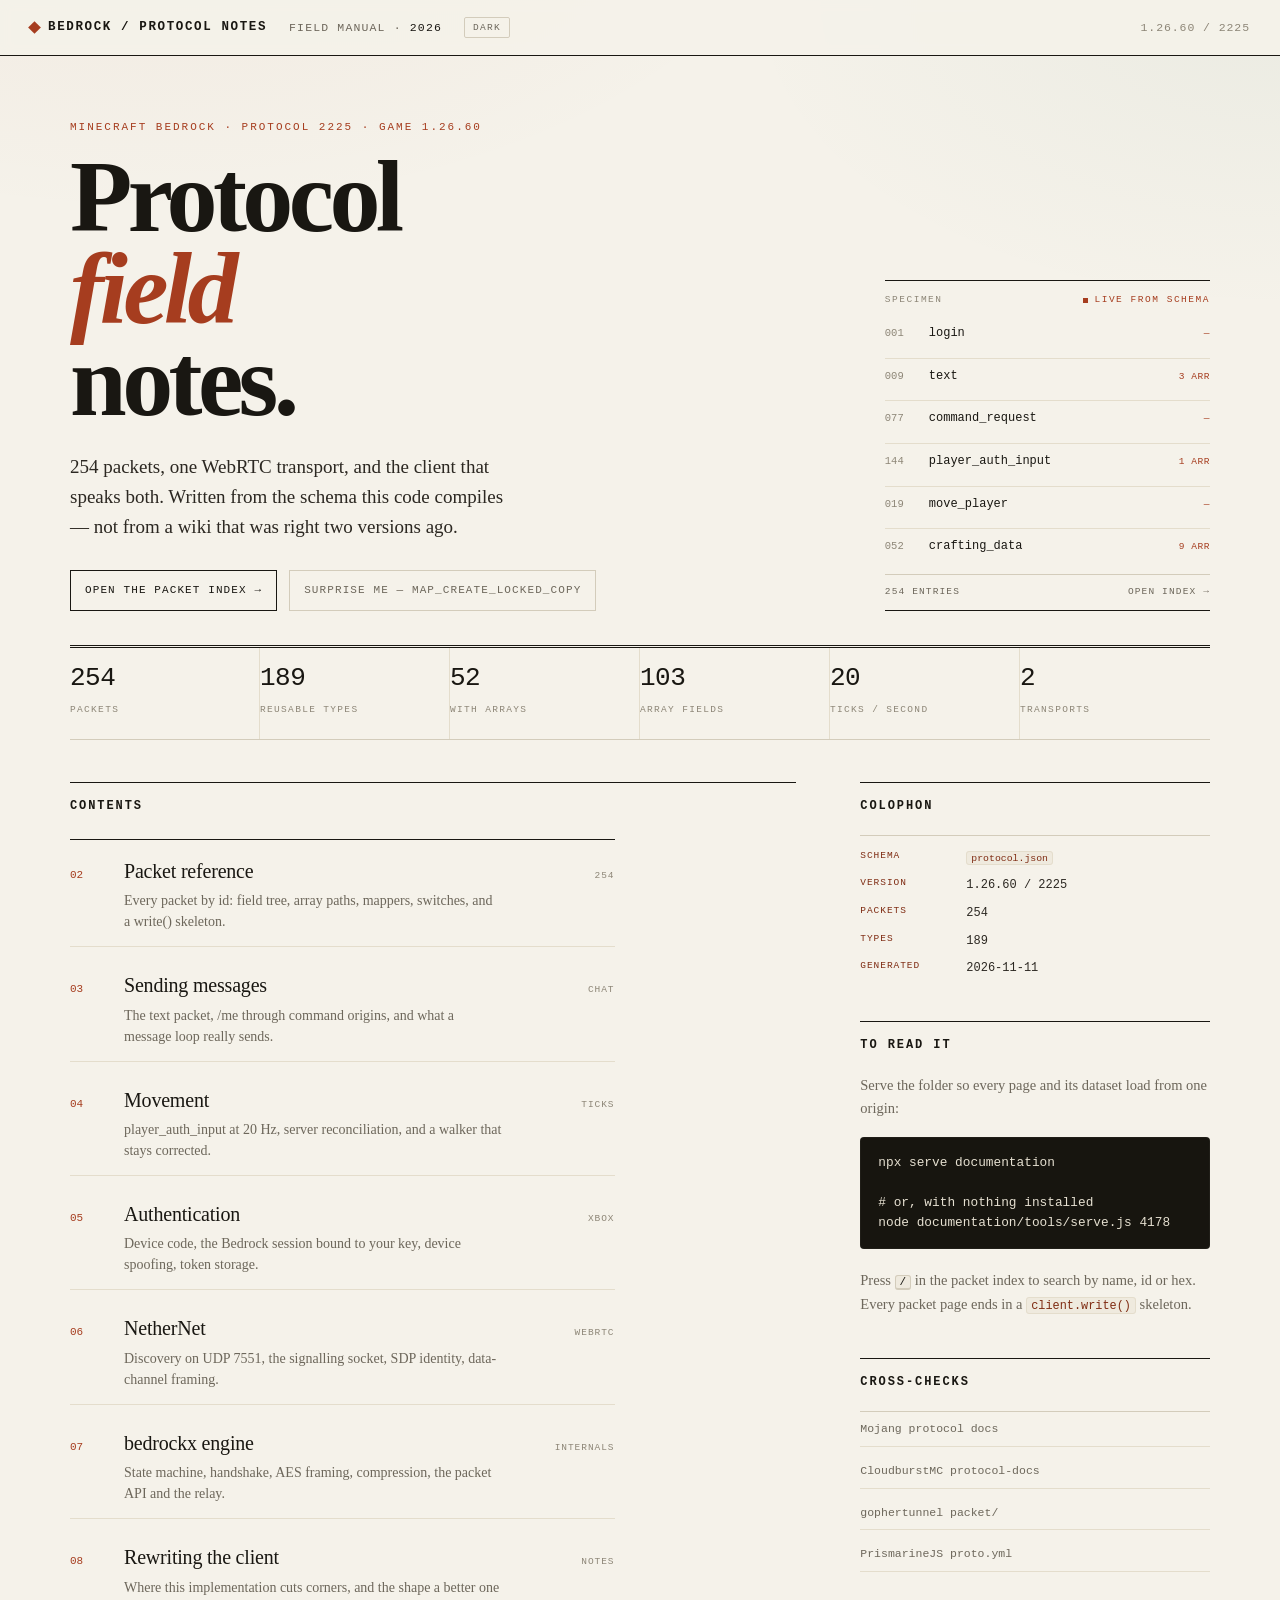
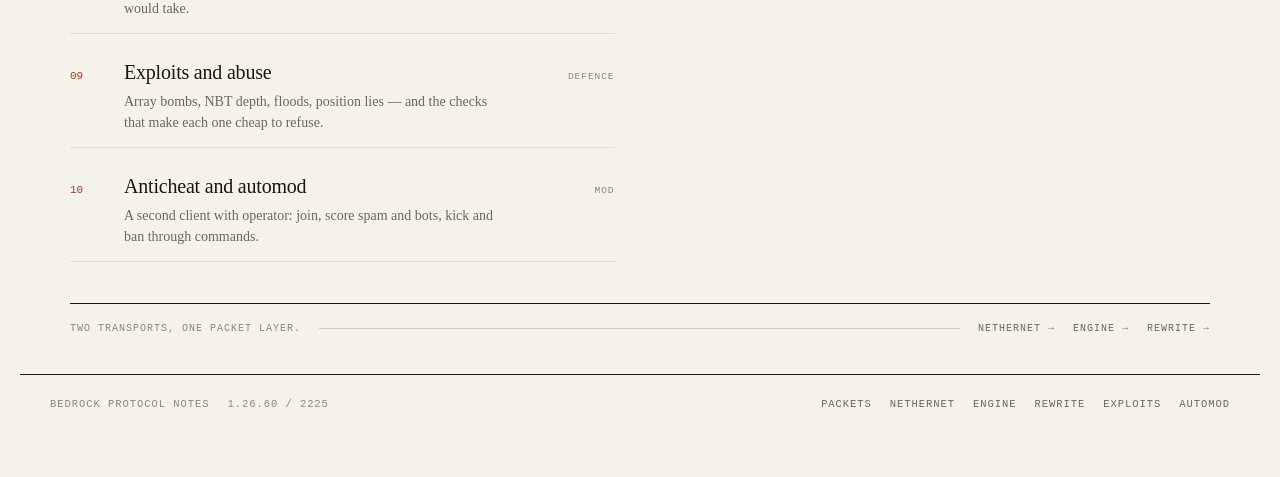
<file: index.html>
<!DOCTYPE html>
<html lang="en">
<head>
<meta charset="utf-8">
<script>(function(){try{var t=localStorage.getItem('bd-theme');if(!t){t=window.matchMedia('(prefers-color-scheme: dark)').matches?'dark':'light'}document.documentElement.dataset.theme=t}catch(e){}})()</script>
<meta name="viewport" content="width=device-width, initial-scale=1">
<title>Bedrock protocol notes</title>
<meta name="description" content="A field manual for the Minecraft Bedrock protocol: packets, messaging, movement, authentication, the NetherNet transport and the client.">
<link rel="stylesheet" href="assets/style.css">
</head>
<body class="home">

<header class="top">
  <a class="brand" href="index.html"><span class="mark"></span> bedrock / protocol notes</a>
  <span class="crumb">field manual · <b id="cover-year">2026</b></span>
  <button class="theme-toggle" id="theme-toggle" type="button" aria-pressed="false">dark</button>
  <span class="ver" data-version>1.26.60 · proto 2225</span>
</header>

<div class="cover-wrap">

  <section class="cover">
    <div class="cover-text">
      <p class="eyebrow">Minecraft Bedrock · protocol 2225 · game 1.26.60</p>
      <h1 class="cover-title">Protocol<br><em>field</em><br>notes.</h1>
      <p class="cover-lede">
        254 packets, one WebRTC transport, and the client that speaks both.
        Written from the schema this code compiles — not from a wiki that was
        right two versions ago.
      </p>
      <p class="cover-links">
        <a class="cta" href="packets.html">Open the packet index <span>→</span></a>
        <a class="cta ghost" data-random href="packets.html">Surprise me</a>
      </p>
    </div>

    <aside class="specimen" aria-label="Sample of documented packets">
      <div class="specimen-head">
        <span>specimen</span>
        <span class="live"><i></i> live from schema</span>
      </div>
      <ol data-specimen></ol>
      <a class="specimen-foot" href="packets.html">
        <span>254 entries</span>
        <span>open index →</span>
      </a>
    </aside>
  </section>

  <div class="ledger">
    <div><b data-stat="packetCount">—</b><span>packets</span></div>
    <div><b data-stat="typeCount">—</b><span>reusable types</span></div>
    <div><b data-stat="arrayPacketCount">—</b><span>with arrays</span></div>
    <div><b data-stat="arrayFieldCount">—</b><span>array fields</span></div>
    <div><b>20</b><span>ticks / second</span></div>
    <div><b>2</b><span>transports</span></div>
  </div>

  <section class="cover-body">

    <div class="cover-col">
      <h2 id="contents">Contents</h2>
      <ol class="chapter-index">
        <li>
          <a href="packets.html">
            <span class="ci-num">02</span>
            <span class="ci-body">
              <span class="ci-title">Packet reference</span>
              <span class="ci-sub">Every packet by id: field tree, array paths, mappers, switches, and a write() skeleton.</span>
            </span>
            <span class="ci-meta">254</span>
          </a>
        </li>
        <li>
          <a href="messages.html">
            <span class="ci-num">03</span>
            <span class="ci-body">
              <span class="ci-title">Sending messages</span>
              <span class="ci-sub">The text packet, /me through command origins, and what a message loop really sends.</span>
            </span>
            <span class="ci-meta">chat</span>
          </a>
        </li>
        <li>
          <a href="movement.html">
            <span class="ci-num">04</span>
            <span class="ci-body">
              <span class="ci-title">Movement</span>
              <span class="ci-sub">player_auth_input at 20 Hz, server reconciliation, and a walker that stays corrected.</span>
            </span>
            <span class="ci-meta">ticks</span>
          </a>
        </li>
        <li>
          <a href="auth.html">
            <span class="ci-num">05</span>
            <span class="ci-body">
              <span class="ci-title">Authentication</span>
              <span class="ci-sub">Device code, the Bedrock session bound to your key, device spoofing, token storage.</span>
            </span>
            <span class="ci-meta">xbox</span>
          </a>
        </li>
        <li>
          <a href="nethernet.html">
            <span class="ci-num">06</span>
            <span class="ci-body">
              <span class="ci-title">NetherNet</span>
              <span class="ci-sub">Discovery on UDP 7551, the signalling socket, SDP identity, data-channel framing.</span>
            </span>
            <span class="ci-meta">webrtc</span>
          </a>
        </li>
        <li>
          <a href="engine.html">
            <span class="ci-num">07</span>
            <span class="ci-body">
              <span class="ci-title">bedrockx engine</span>
              <span class="ci-sub">State machine, handshake, AES framing, compression, the packet API and the relay.</span>
            </span>
            <span class="ci-meta">internals</span>
          </a>
        </li>
        <li>
          <a href="rewrite.html">
            <span class="ci-num">08</span>
            <span class="ci-body">
              <span class="ci-title">Rewriting the client</span>
              <span class="ci-sub">Where this implementation cuts corners, and the shape a better one would take.</span>
            </span>
            <span class="ci-meta">notes</span>
          </a>
        </li>
        <li>
          <a href="exploits.html">
            <span class="ci-num">09</span>
            <span class="ci-body">
              <span class="ci-title">Exploits and abuse</span>
              <span class="ci-sub">Array bombs, NBT depth, floods, position lies — and the checks that make each one cheap to refuse.</span>
            </span>
            <span class="ci-meta">defence</span>
          </a>
        </li>
        <li>
          <a href="automod.html">
            <span class="ci-num">10</span>
            <span class="ci-body">
              <span class="ci-title">Anticheat and automod</span>
              <span class="ci-sub">A second client with operator: join, score spam and bots, kick and ban through commands.</span>
            </span>
            <span class="ci-meta">mod</span>
          </a>
        </li>
      </ol>
    </div>

    <div class="cover-col side">
      <h2>Colophon</h2>
      <dl class="kv tight">
        <dt>schema</dt><dd><code>protocol.json</code></dd>
        <dt>version</dt><dd><span data-meta="gameVersion">1.26.60</span> / <span data-meta="protocolVersion">2225</span></dd>
        <dt>packets</dt><dd><span data-stat="packetCount">—</span></dd>
        <dt>types</dt><dd><span data-stat="typeCount">—</span></dd>
        <dt>generated</dt><dd><span data-meta="generated">—</span></dd>
      </dl>

      <h2>To read it</h2>
      <p class="small muted">
        Serve the folder so every page and its dataset load from one origin:
      </p>
      <pre><code>npx serve documentation

# or, with nothing installed
node documentation/tools/serve.js 4178</code></pre>
      <p class="small muted">
        Press <kbd>/</kbd> in the packet index to search by name, id or hex.
        Every packet page ends in a <code>client.write()</code> skeleton.
      </p>

      <h2>Cross-checks</h2>
      <ul class="link-list">
        <li><a href="https://mojang.github.io/bedrock-protocol-docs/">Mojang protocol docs</a></li>
        <li><a href="https://github.com/CloudburstMC/protocol-docs/tree/master/packets">CloudburstMC protocol-docs</a></li>
        <li><a href="https://github.com/Sandertv/gophertunnel/tree/master/minecraft/protocol/packet">gophertunnel packet/</a></li>
        <li><a href="https://github.com/PrismarineJS/minecraft-data/blob/master/data/bedrock/latest/proto.yml">PrismarineJS proto.yml</a></li>
      </ul>
    </div>

  </section>

  <div class="cover-foot">
    <span>Two transports, one packet layer.</span>
    <span class="rule"></span>
    <a href="nethernet.html">NetherNet →</a>
    <a href="engine.html">engine →</a>
    <a href="rewrite.html">rewrite →</a>
  </div>

</div>

<footer>
  <span>bedrock protocol notes</span>
  <span data-version>1.26.60 / 2225</span>
  <span class="spacer"></span>
  <a href="packets.html">packets</a>
  <a href="nethernet.html">nethernet</a>
  <a href="engine.html">engine</a>
  <a href="rewrite.html">rewrite</a>
  <a href="exploits.html">exploits</a>
  <a href="automod.html">automod</a>
</footer>

<script src="assets/protocol-data.js"></script>
<script src="assets/app.js"></script>
</body>
</html>
</file>
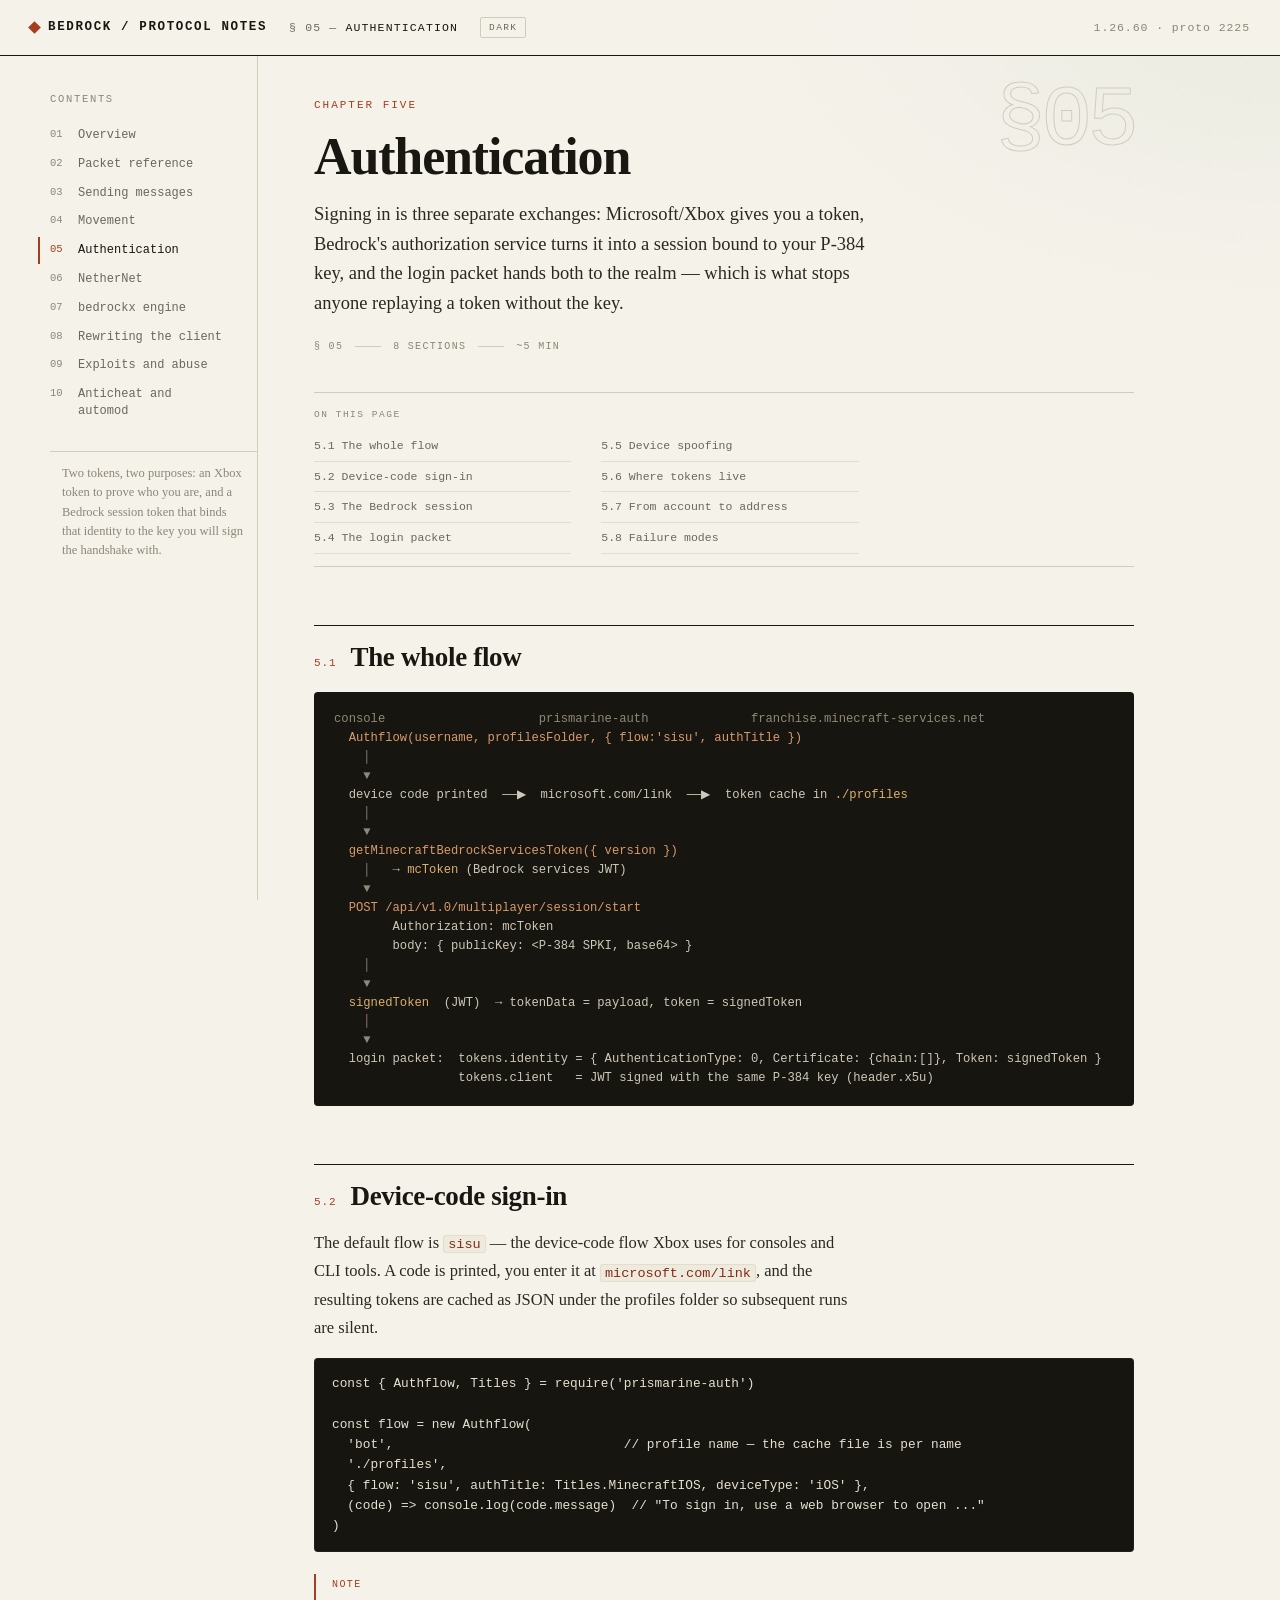
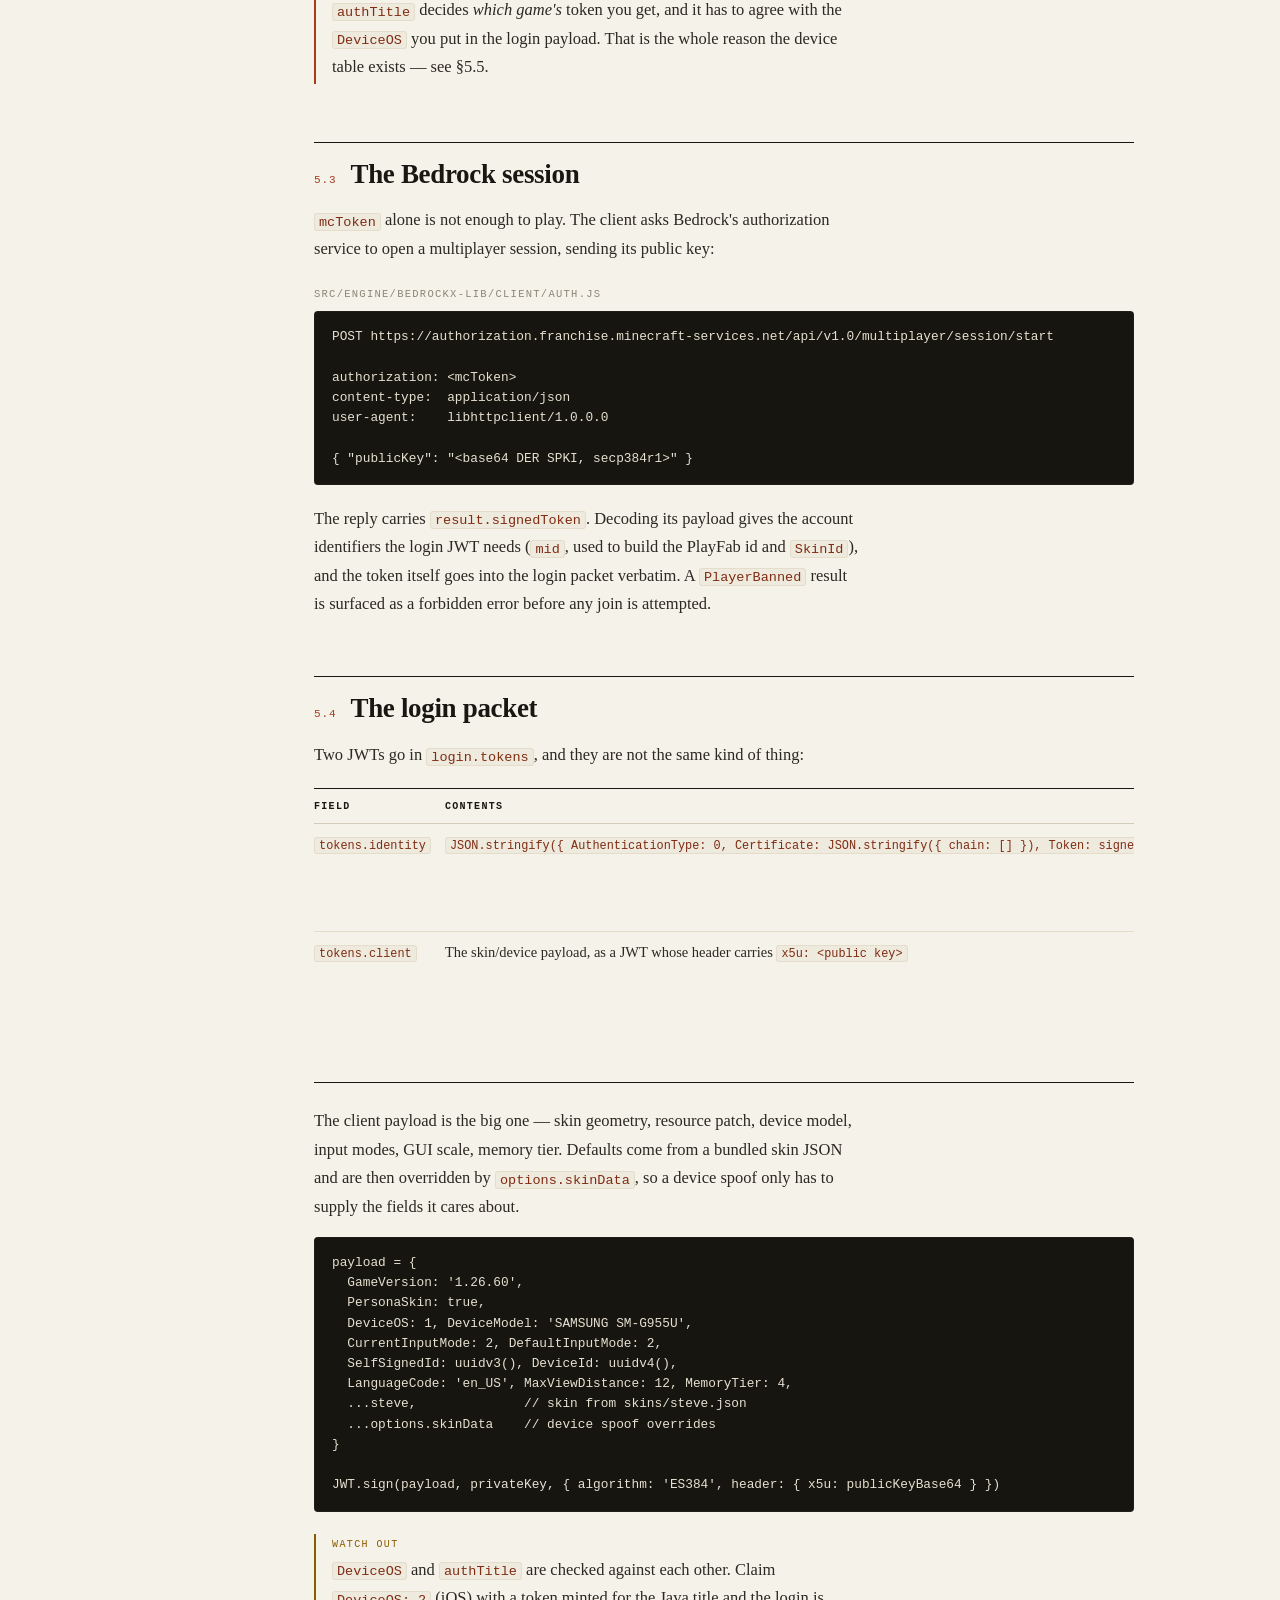
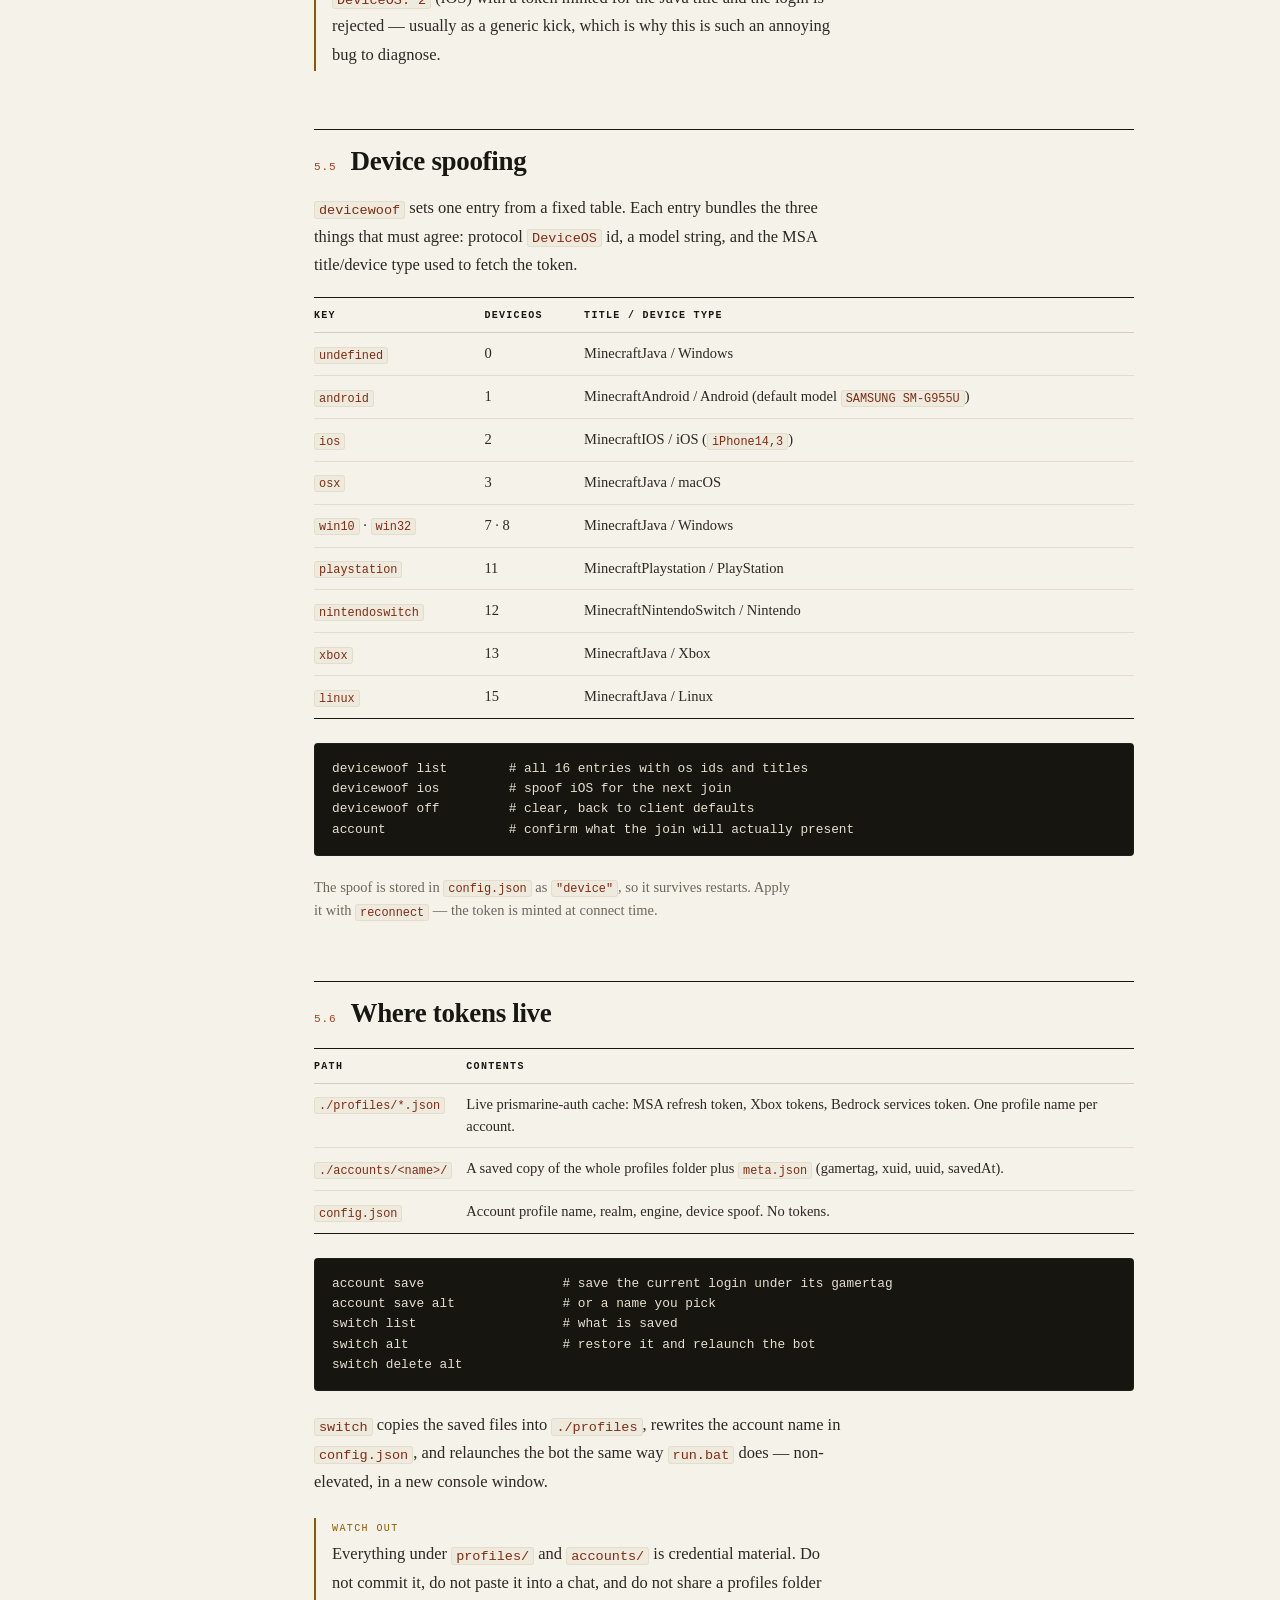
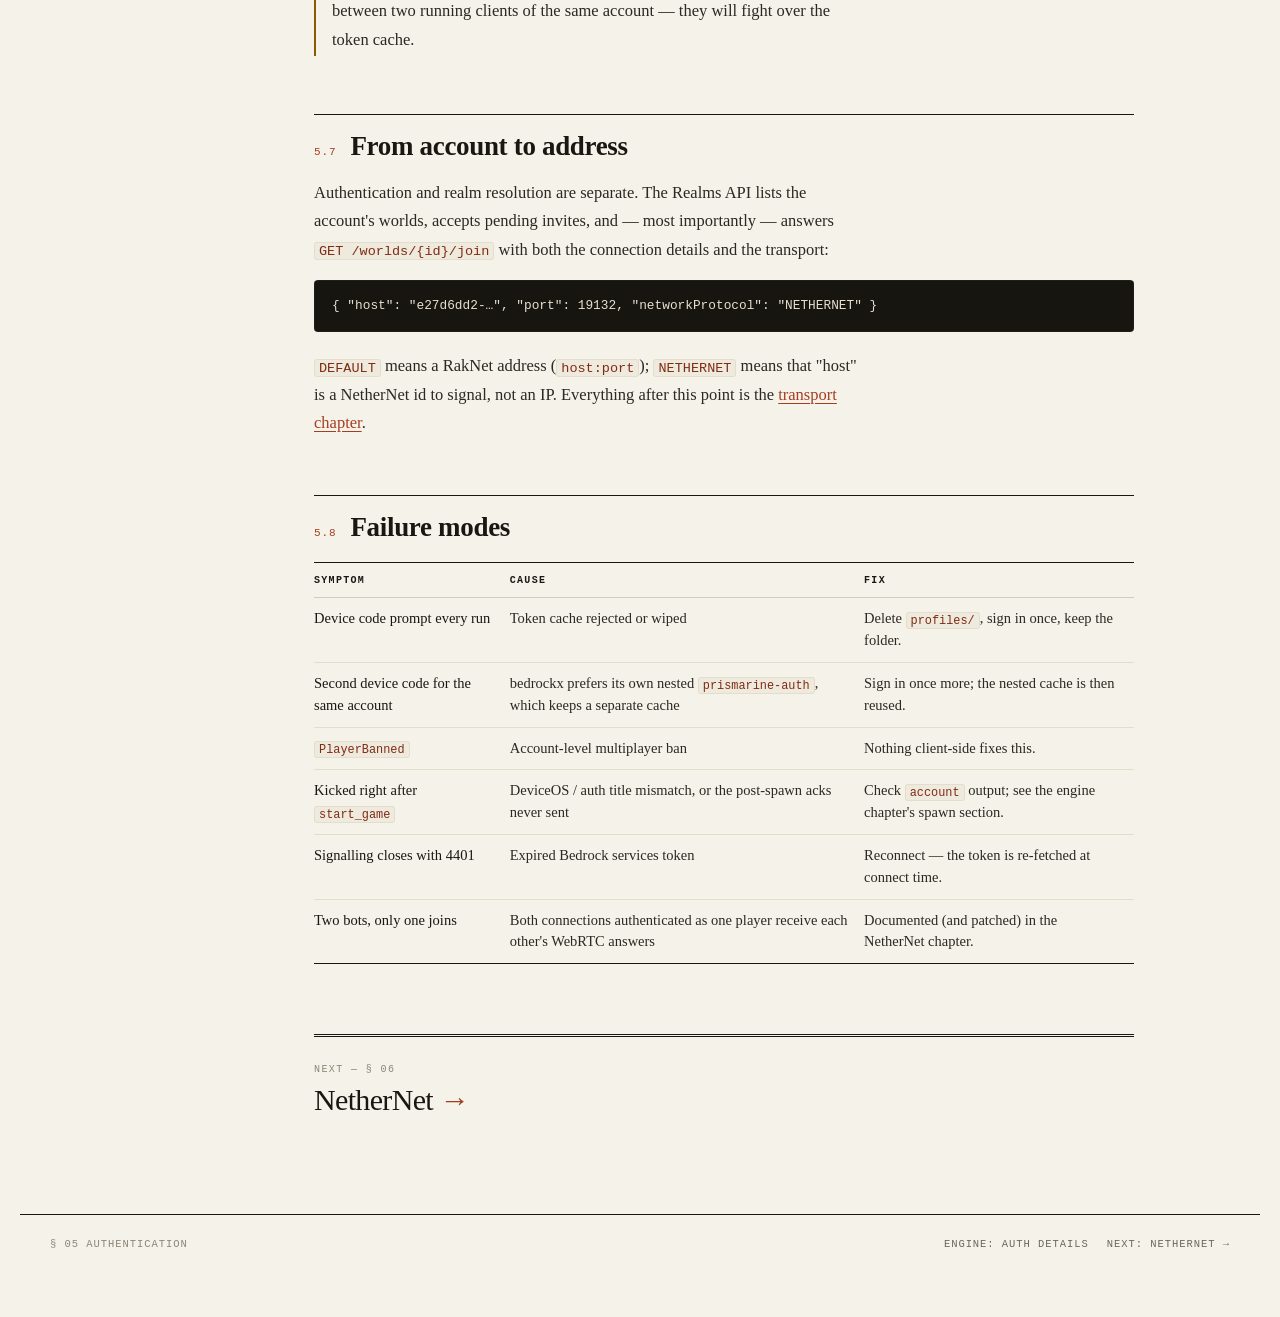
<file: auth.html>
<!DOCTYPE html>
<html lang="en">
<head>
<meta charset="utf-8">
<script>(function(){try{var t=localStorage.getItem('bd-theme');if(!t){t=window.matchMedia('(prefers-color-scheme: dark)').matches?'dark':'light'}document.documentElement.dataset.theme=t}catch(e){}})()</script>
<meta name="viewport" content="width=device-width, initial-scale=1">
<title>Authentication · Bedrock protocol notes</title>
<meta name="description" content="Bedrock authentication from start to finish: device-code sign-in, the Bedrock services session, the login JWT, device spoofing and where the tokens live.">
<link rel="stylesheet" href="assets/style.css">
</head>
<body>

<header class="top">
  <a class="brand" href="index.html"><span class="mark"></span> bedrock / protocol notes</a>
  <span class="crumb">§ 05 — <b>Authentication</b></span>
  <button class="theme-toggle" id="theme-toggle" type="button" aria-pressed="false">dark</button>
  <span class="ver">1.26.60 · proto 2225</span>
</header>

<div class="shell">
  <nav class="rail">
    <div class="rail-head">Contents</div>
    <ol>
      <li><a href="index.html"><span class="n">01</span> Overview</a></li>
      <li><a href="packets.html"><span class="n">02</span> Packet reference</a></li>
      <li><a href="messages.html"><span class="n">03</span> Sending messages</a></li>
      <li><a href="movement.html"><span class="n">04</span> Movement</a></li>
      <li><a href="auth.html" class="active"><span class="n">05</span> Authentication</a></li>
      <li><a href="nethernet.html"><span class="n">06</span> NetherNet</a></li>
      <li><a href="engine.html"><span class="n">07</span> bedrockx engine</a></li>
      <li><a href="rewrite.html"><span class="n">08</span> Rewriting the client</a></li>
      <li><a href="exploits.html"><span class="n">09</span> Exploits and abuse</a></li>
      <li><a href="automod.html"><span class="n">10</span> Anticheat and automod</a></li>
    </ol>
    <div class="rail-note">
      Two tokens, two purposes: an Xbox token to prove who you are, and a Bedrock session
      token that binds that identity to the key you will sign the handshake with.
    </div>
  </nav>

  <main>

    <section class="hero">
      <p class="eyebrow">Chapter five</p>
      <h1>Authentication</h1>
      <p class="lede">
        Signing in is three separate exchanges: Microsoft/Xbox gives you a token, Bedrock's
        authorization service turns it into a session bound to your P-384 key, and the login packet
        hands both to the realm — which is what stops anyone replaying a token without the key.
      </p>
    </section>

    <h2 id="flow"><span class="n">5.1</span> The whole flow</h2>

    <div class="flow"><span class="c">console</span>                     <span class="c">prismarine-auth</span>              <span class="c">franchise.minecraft-services.net</span>
  <span class="p">Authflow(username, profilesFolder, { flow:'sisu', authTitle })</span>
    <span class="c">│</span>
    <span class="c">▼</span>
  device code printed  ──▶  microsoft.com/link  ──▶  token cache in <span class="y">./profiles</span>
    <span class="c">│</span>
    <span class="c">▼</span>
  <span class="p">getMinecraftBedrockServicesToken({ version })</span>
    <span class="c">│</span>   → <span class="y">mcToken</span> (Bedrock services JWT)
    <span class="c">▼</span>
  <span class="p">POST /api/v1.0/multiplayer/session/start</span>
        Authorization: mcToken
        body: { publicKey: &lt;P-384 SPKI, base64&gt; }
    <span class="c">│</span>
    <span class="c">▼</span>
  <span class="y">signedToken</span>  (JWT)  → tokenData = payload, token = signedToken
    <span class="c">│</span>
    <span class="c">▼</span>
  login packet:  tokens.identity = { AuthenticationType: 0, Certificate: {chain:[]}, Token: signedToken }
                 tokens.client   = JWT signed with the same P-384 key (header.x5u)</div>

    <h2 id="devicecode"><span class="n">5.2</span> Device-code sign-in</h2>

    <p>
      The default flow is <code>sisu</code> — the device-code flow Xbox uses for consoles and CLI
      tools. A code is printed, you enter it at <code>microsoft.com/link</code>, and the resulting
      tokens are cached as JSON under the profiles folder so subsequent runs are silent.
    </p>

    <pre><code>const { Authflow, Titles } = require('prismarine-auth')

const flow = new Authflow(
  'bot',                              // profile name — the cache file is per name
  './profiles',
  { flow: 'sisu', authTitle: Titles.MinecraftIOS, deviceType: 'iOS' },
  (code) =&gt; console.log(code.message)  // "To sign in, use a web browser to open ..."
)</code></pre>

    <div class="note">
      <p>
        <code>authTitle</code> decides <em>which game's</em> token you get, and it has to agree with the
        <code>DeviceOS</code> you put in the login payload. That is the whole reason the device table
        exists — see §5.5.
      </p>
    </div>

    <h2 id="session"><span class="n">5.3</span> The Bedrock session</h2>

    <p>
      <code>mcToken</code> alone is not enough to play. The client asks Bedrock's authorization
      service to open a multiplayer session, sending its public key:
    </p>

    <div class="code-head">src/engine/bedrockx-lib/client/auth.js <span class="spacer"></span></div>
    <pre><code>POST https://authorization.franchise.minecraft-services.net/api/v1.0/multiplayer/session/start

authorization: &lt;mcToken&gt;
content-type:  application/json
user-agent:    libhttpclient/1.0.0.0

{ "publicKey": "&lt;base64 DER SPKI, secp384r1&gt;" }</code></pre>

    <p>
      The reply carries <code>result.signedToken</code>. Decoding its payload gives the account
      identifiers the login JWT needs (<code>mid</code>, used to build the PlayFab id and
      <code>SkinId</code>), and the token itself goes into the login packet verbatim. A
      <code>PlayerBanned</code> result is surfaced as a forbidden error before any join is attempted.
    </p>

    <h2 id="login"><span class="n">5.4</span> The login packet</h2>

    <p>
      Two JWTs go in <code>login.tokens</code>, and they are not the same kind of thing:
    </p>

    <div class="table-wrap">
      <table>
        <thead><tr><th>Field</th><th>Contents</th><th>Signed by</th></tr></thead>
        <tbody>
          <tr>
            <td><code>tokens.identity</code></td>
            <td><code>JSON.stringify({ AuthenticationType: 0, Certificate: JSON.stringify({ chain: [] }), Token: signedToken })</code></td>
            <td>Microsoft — the realm verifies it</td>
          </tr>
          <tr>
            <td><code>tokens.client</code></td>
            <td>The skin/device payload, as a JWT whose header carries <code>x5u: &lt;public key&gt;</code></td>
            <td>You, with the P-384 private key generated at startup (<code>ES384</code>)</td>
          </tr>
        </tbody>
      </table>
    </div>

    <p>
      The client payload is the big one — skin geometry, resource patch, device model, input modes,
      GUI scale, memory tier. Defaults come from a bundled skin JSON and are then overridden by
      <code>options.skinData</code>, so a device spoof only has to supply the fields it cares about.
    </p>

    <pre><code>payload = {
  GameVersion: '1.26.60',
  PersonaSkin: true,
  DeviceOS: 1, DeviceModel: 'SAMSUNG SM-G955U',
  CurrentInputMode: 2, DefaultInputMode: 2,
  SelfSignedId: uuidv3(), DeviceId: uuidv4(),
  LanguageCode: 'en_US', MaxViewDistance: 12, MemoryTier: 4,
  ...steve,              // skin from skins/steve.json
  ...options.skinData    // device spoof overrides
}

JWT.sign(payload, privateKey, { algorithm: 'ES384', header: { x5u: publicKeyBase64 } })</code></pre>

    <div class="warn">
      <p>
        <code>DeviceOS</code> and <code>authTitle</code> are checked against each other. Claim
        <code>DeviceOS: 2</code> (iOS) with a token minted for the Java title and the login is
        rejected — usually as a generic kick, which is why this is such an annoying bug to diagnose.
      </p>
    </div>

    <h2 id="devices"><span class="n">5.5</span> Device spoofing</h2>

    <p>
      <code>devicewoof</code> sets one entry from a fixed table. Each entry bundles the three things
      that must agree: protocol <code>DeviceOS</code> id, a model string, and the MSA title/device type
      used to fetch the token.
    </p>

    <div class="table-wrap">
      <table>
        <thead><tr><th>Key</th><th>DeviceOS</th><th>Title / device type</th></tr></thead>
        <tbody>
          <tr><td><code>undefined</code></td><td>0</td><td>MinecraftJava / Windows</td></tr>
          <tr><td><code>android</code></td><td>1</td><td>MinecraftAndroid / Android (default model <code>SAMSUNG SM-G955U</code>)</td></tr>
          <tr><td><code>ios</code></td><td>2</td><td>MinecraftIOS / iOS (<code>iPhone14,3</code>)</td></tr>
          <tr><td><code>osx</code></td><td>3</td><td>MinecraftJava / macOS</td></tr>
          <tr><td><code>win10</code> · <code>win32</code></td><td>7 · 8</td><td>MinecraftJava / Windows</td></tr>
          <tr><td><code>playstation</code></td><td>11</td><td>MinecraftPlaystation / PlayStation</td></tr>
          <tr><td><code>nintendoswitch</code></td><td>12</td><td>MinecraftNintendoSwitch / Nintendo</td></tr>
          <tr><td><code>xbox</code></td><td>13</td><td>MinecraftJava / Xbox</td></tr>
          <tr><td><code>linux</code></td><td>15</td><td>MinecraftJava / Linux</td></tr>
        </tbody>
      </table>
    </div>

    <pre><code>devicewoof list        # all 16 entries with os ids and titles
devicewoof ios         # spoof iOS for the next join
devicewoof off         # clear, back to client defaults
account                # confirm what the join will actually present</code></pre>

    <p class="small muted">
      The spoof is stored in <code>config.json</code> as <code>"device"</code>, so it survives restarts.
      Apply it with <code>reconnect</code> — the token is minted at connect time.
    </p>

    <h2 id="storage"><span class="n">5.6</span> Where tokens live</h2>

    <div class="table-wrap">
      <table>
        <thead><tr><th>Path</th><th>Contents</th></tr></thead>
        <tbody>
          <tr><td><code>./profiles/*.json</code></td><td>Live prismarine-auth cache: MSA refresh token, Xbox tokens, Bedrock services token. One profile name per account.</td></tr>
          <tr><td><code>./accounts/&lt;name&gt;/</code></td><td>A saved copy of the whole profiles folder plus <code>meta.json</code> (gamertag, xuid, uuid, savedAt).</td></tr>
          <tr><td><code>config.json</code></td><td>Account profile name, realm, engine, device spoof. No tokens.</td></tr>
        </tbody>
      </table>
    </div>

    <pre><code>account save                  # save the current login under its gamertag
account save alt              # or a name you pick
switch list                   # what is saved
switch alt                    # restore it and relaunch the bot
switch delete alt</code></pre>

    <p>
      <code>switch</code> copies the saved files into <code>./profiles</code>, rewrites the account
      name in <code>config.json</code>, and relaunches the bot the same way <code>run.bat</code> does —
      non-elevated, in a new console window.
    </p>

    <div class="warn">
      <p>
        Everything under <code>profiles/</code> and <code>accounts/</code> is credential material.
        Do not commit it, do not paste it into a chat, and do not share a profiles folder between two
        running clients of the same account — they will fight over the token cache.
      </p>
    </div>

    <h2 id="realms"><span class="n">5.7</span> From account to address</h2>

    <p>
      Authentication and realm resolution are separate. The Realms API lists the account's worlds,
      accepts pending invites, and — most importantly — answers
      <code>GET /worlds/{id}/join</code> with both the connection details and the transport:
    </p>

    <pre><code>{ "host": "e27d6dd2-…", "port": 19132, "networkProtocol": "NETHERNET" }</code></pre>

    <p>
      <code>DEFAULT</code> means a RakNet address (<code>host:port</code>);
      <code>NETHERNET</code> means that "host" is a NetherNet id to signal, not an IP. Everything
      after this point is the <a href="nethernet.html">transport chapter</a>.
    </p>

    <h2 id="failures"><span class="n">5.8</span> Failure modes</h2>

    <div class="table-wrap">
      <table>
        <thead><tr><th>Symptom</th><th>Cause</th><th>Fix</th></tr></thead>
        <tbody>
          <tr><td>Device code prompt every run</td><td>Token cache rejected or wiped</td><td>Delete <code>profiles/</code>, sign in once, keep the folder.</td></tr>
          <tr><td>Second device code for the same account</td><td>bedrockx prefers its own nested <code>prismarine-auth</code>, which keeps a separate cache</td><td>Sign in once more; the nested cache is then reused.</td></tr>
          <tr><td><code>PlayerBanned</code></td><td>Account-level multiplayer ban</td><td>Nothing client-side fixes this.</td></tr>
          <tr><td>Kicked right after <code>start_game</code></td><td>DeviceOS / auth title mismatch, or the post-spawn acks never sent</td><td>Check <code>account</code> output; see the engine chapter's spawn section.</td></tr>
          <tr><td>Signalling closes with 4401</td><td>Expired Bedrock services token</td><td>Reconnect — the token is re-fetched at connect time.</td></tr>
          <tr><td>Two bots, only one joins</td><td>Both connections authenticated as one player receive each other's WebRTC answers</td><td>Documented (and patched) in the NetherNet chapter.</td></tr>
        </tbody>
      </table>
    </div>

  </main>
</div>

<footer>
  <span>§ 05 authentication</span>
  <span class="spacer"></span>
  <a href="engine.html#auth">engine: auth details</a>
  <a href="nethernet.html">next: nethernet →</a>
</footer>

<script src="assets/protocol-data.js"></script>
<script src="assets/app.js"></script>
</body>
</html>
</file>
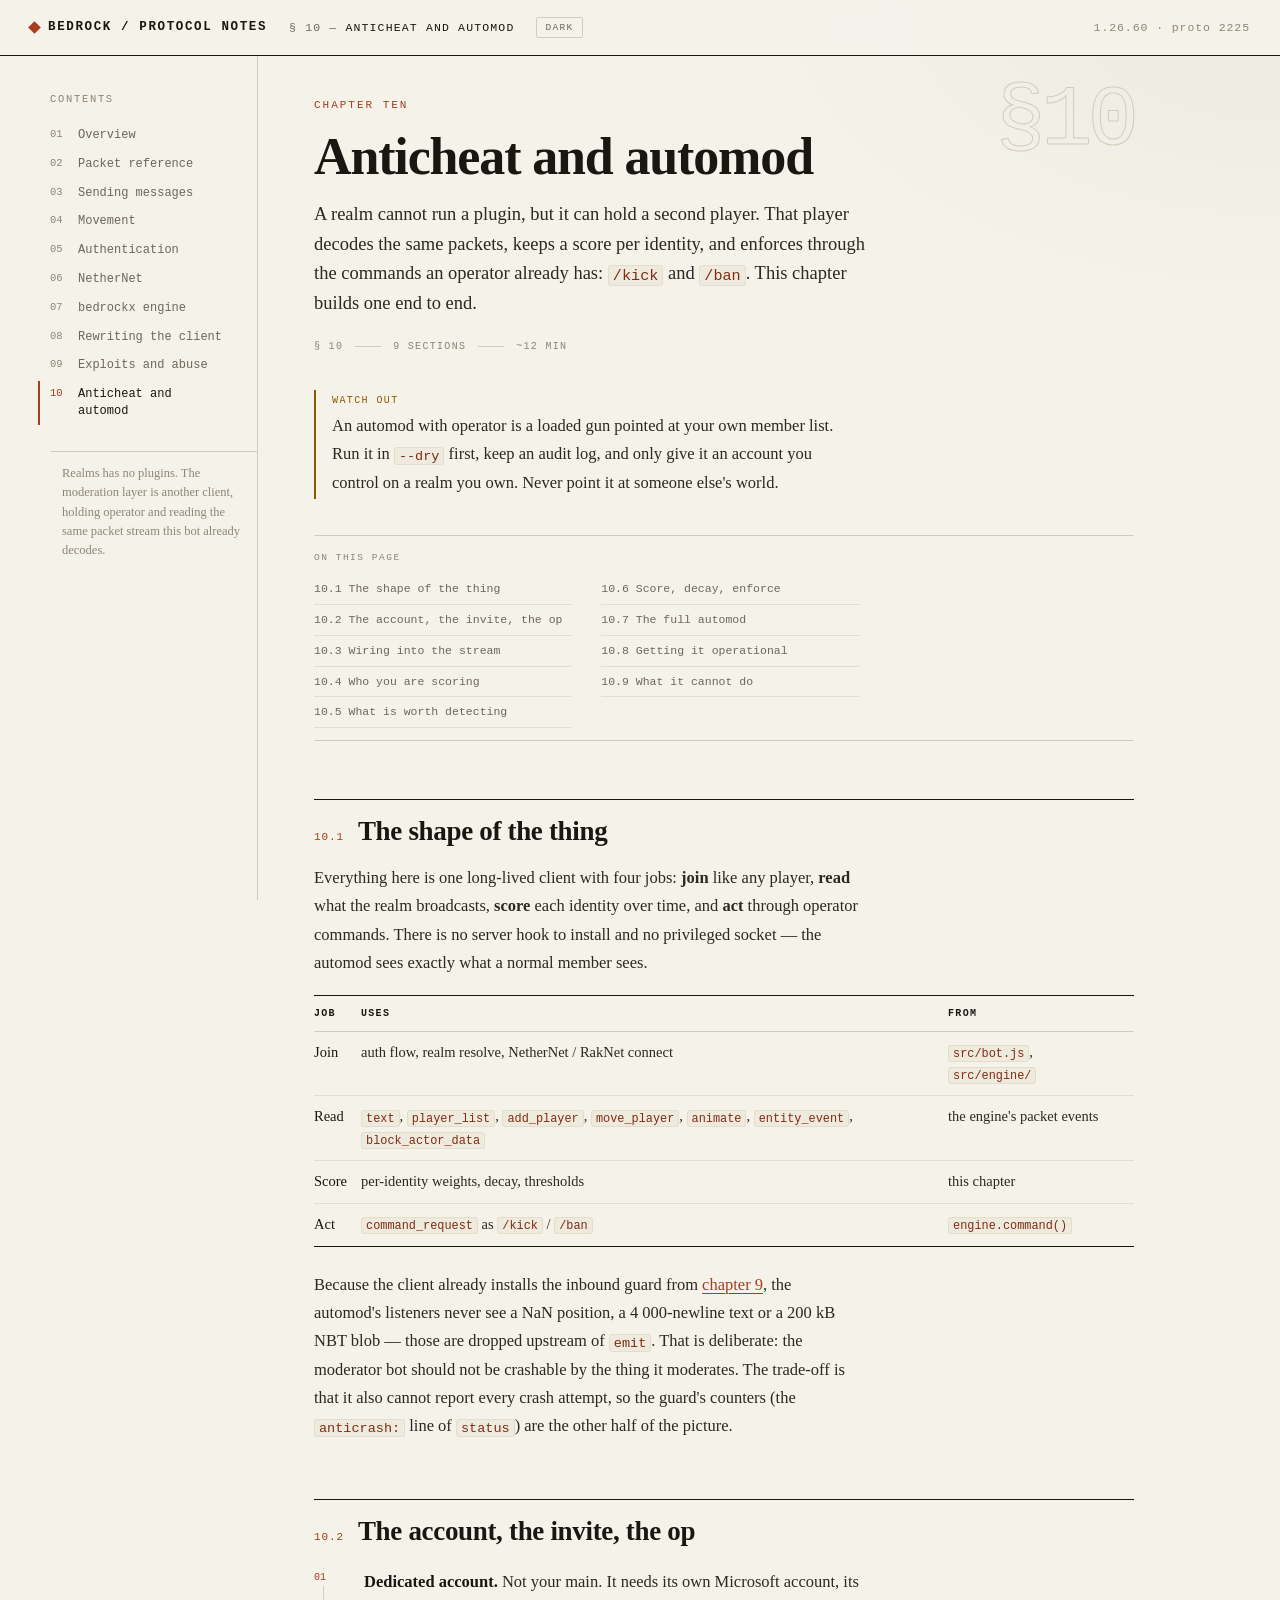
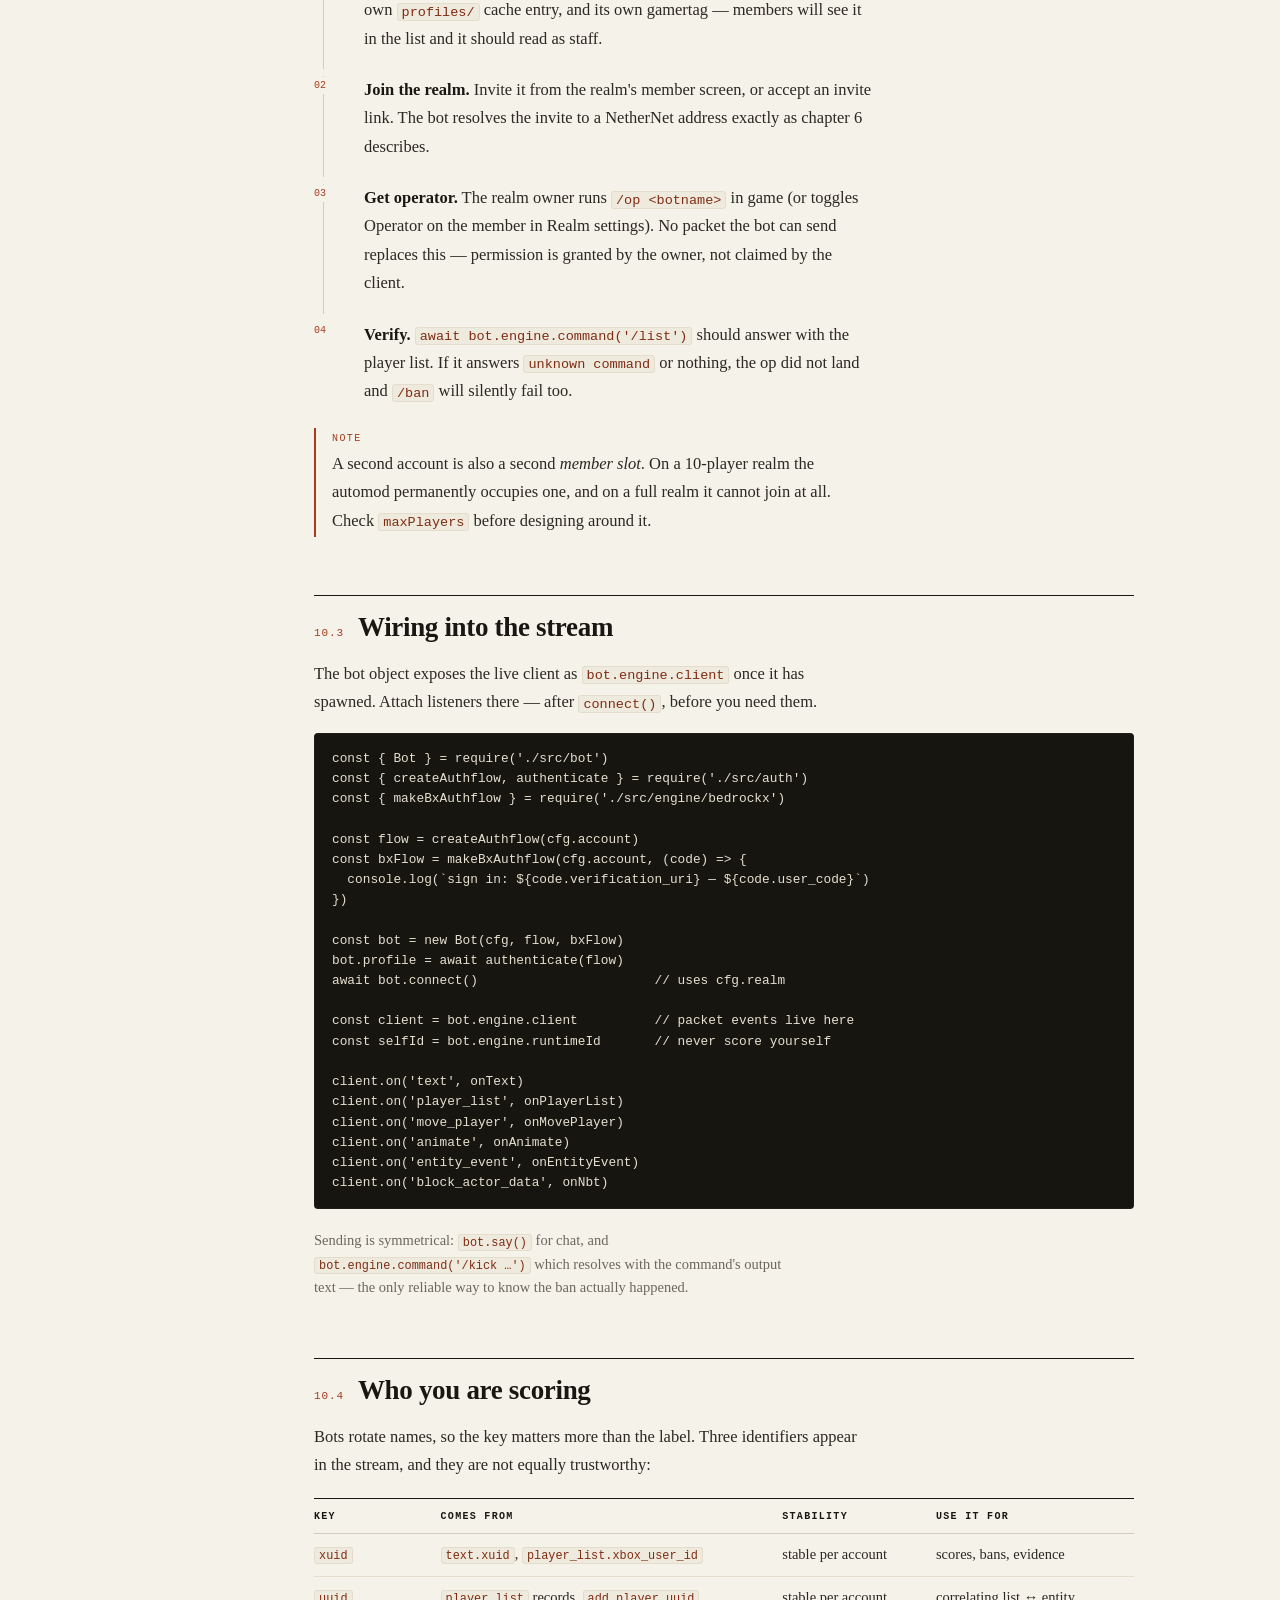
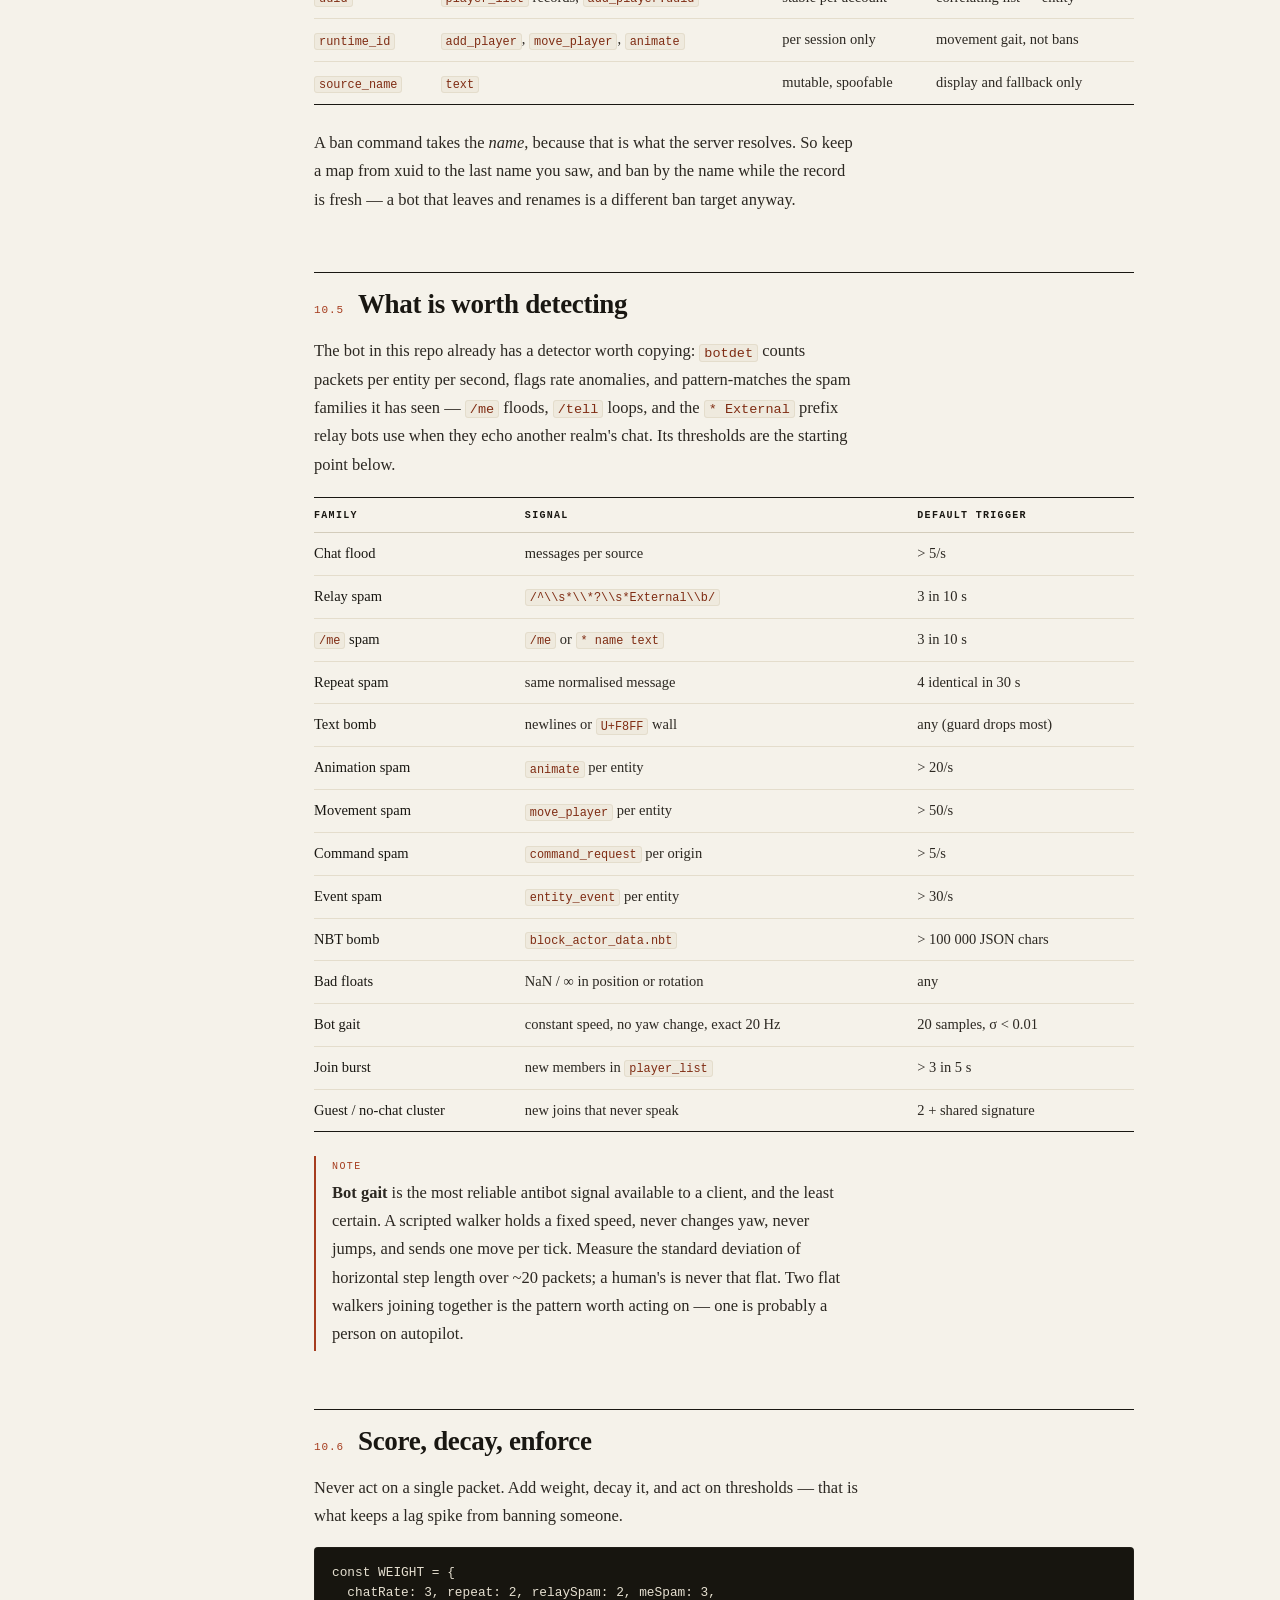
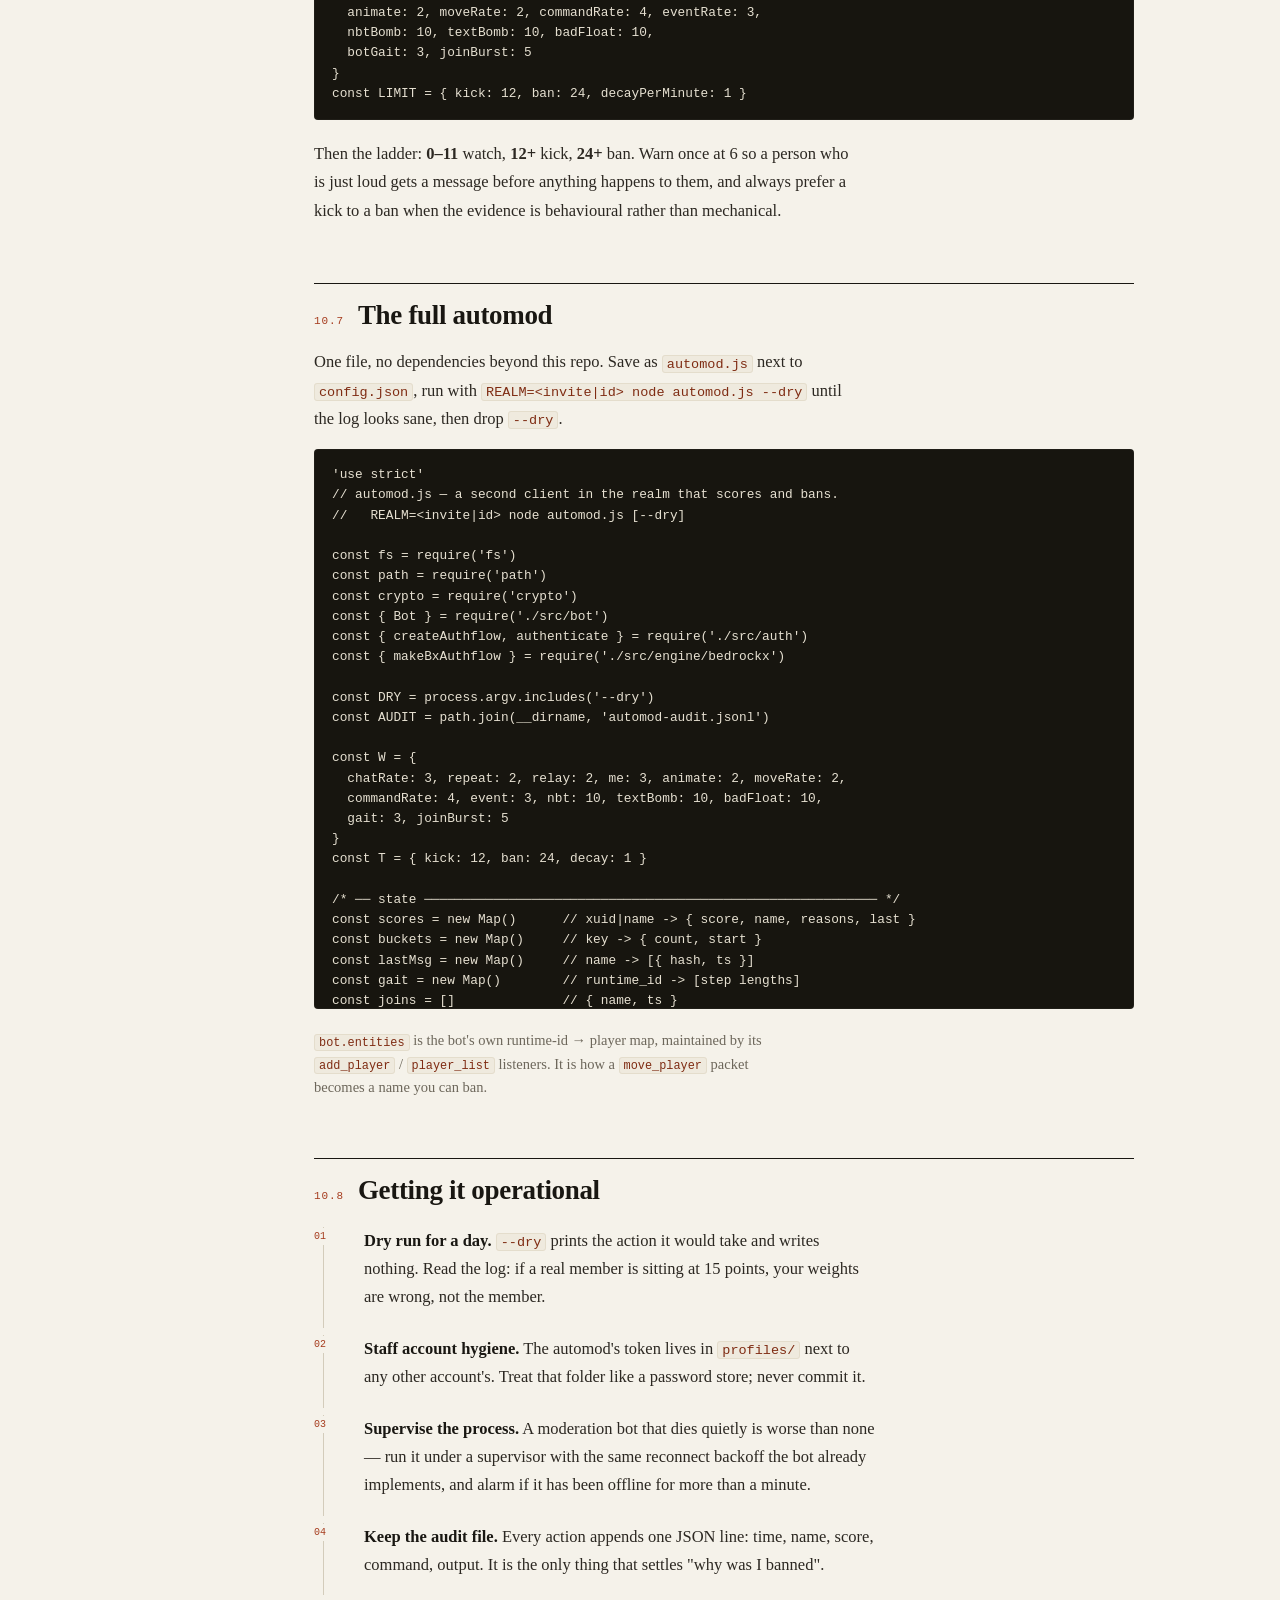
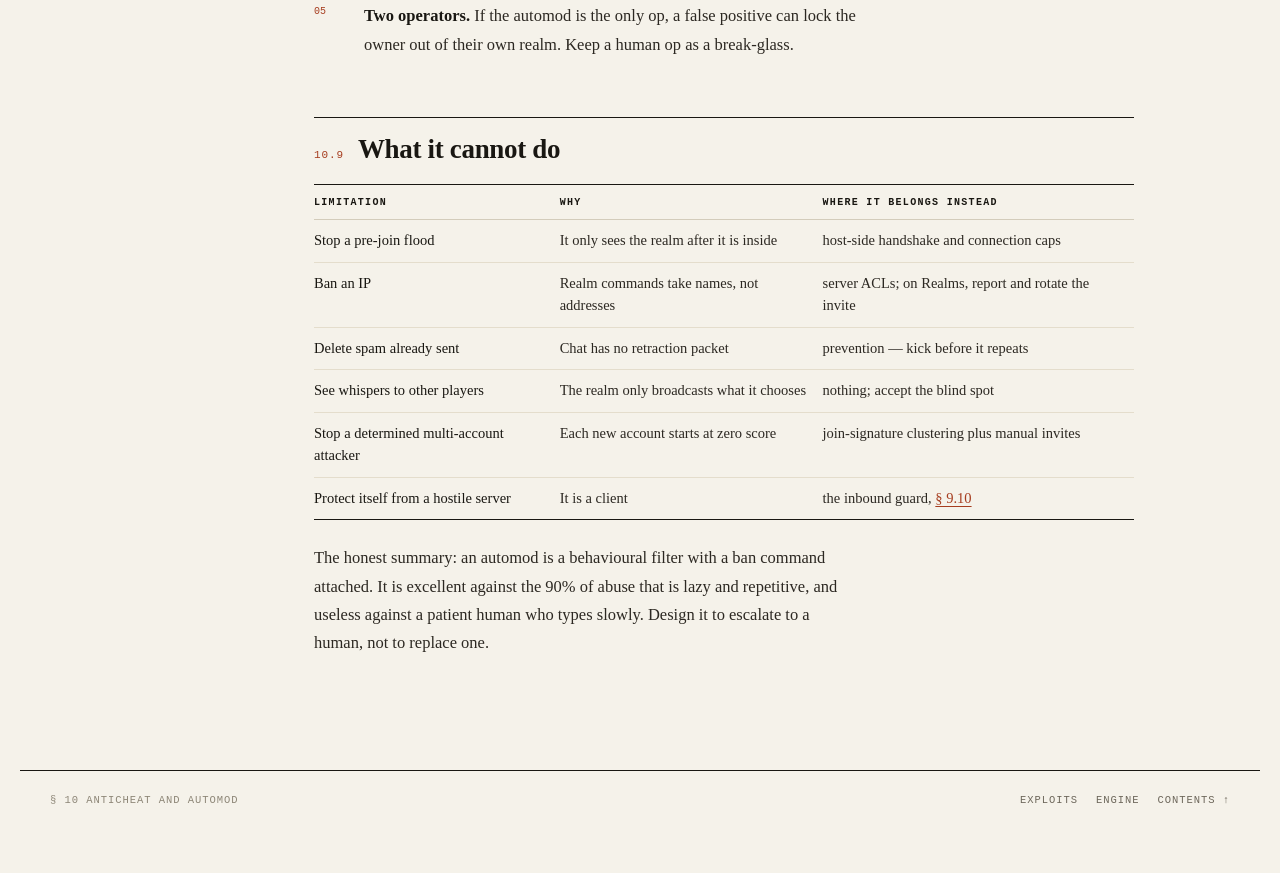
<file: automod.html>
<!DOCTYPE html>
<html lang="en">
<head>
<meta charset="utf-8">
<script>(function(){try{var t=localStorage.getItem('bd-theme');if(!t){t=window.matchMedia('(prefers-color-scheme: dark)').matches?'dark':'light'}document.documentElement.dataset.theme=t}catch(e){}})()</script>
<meta name="viewport" content="width=device-width, initial-scale=1">
<title>Anticheat and automod · Bedrock protocol notes</title>
<meta name="description" content="A worked automod: a second client that joins the realm, scores spam, bots and crash attempts, and bans through operator commands.">
<link rel="stylesheet" href="assets/style.css">
</head>
<body>

<header class="top">
  <a class="brand" href="index.html"><span class="mark"></span> bedrock / protocol notes</a>
  <span class="crumb">§ 10 — <b>Anticheat and automod</b></span>
  <button class="theme-toggle" id="theme-toggle" type="button" aria-pressed="false">dark</button>
  <span class="ver">1.26.60 · proto 2225</span>
</header>

<div class="shell">
  <nav class="rail">
    <div class="rail-head">Contents</div>
    <ol>
      <li><a href="index.html"><span class="n">01</span> Overview</a></li>
      <li><a href="packets.html"><span class="n">02</span> Packet reference</a></li>
      <li><a href="messages.html"><span class="n">03</span> Sending messages</a></li>
      <li><a href="movement.html"><span class="n">04</span> Movement</a></li>
      <li><a href="auth.html"><span class="n">05</span> Authentication</a></li>
      <li><a href="nethernet.html"><span class="n">06</span> NetherNet</a></li>
      <li><a href="engine.html"><span class="n">07</span> bedrockx engine</a></li>
      <li><a href="rewrite.html"><span class="n">08</span> Rewriting the client</a></li>
      <li><a href="exploits.html"><span class="n">09</span> Exploits and abuse</a></li>
      <li><a href="automod.html" class="active"><span class="n">10</span> Anticheat and automod</a></li>
    </ol>
    <div class="rail-note">
      Realms has no plugins. The moderation layer is another client, holding operator
      and reading the same packet stream this bot already decodes.
    </div>
  </nav>

  <main>

    <section class="hero">
      <p class="eyebrow">Chapter ten</p>
      <h1>Anticheat and automod</h1>
      <p class="lede">
        A realm cannot run a plugin, but it can hold a second player. That player decodes the
        same packets, keeps a score per identity, and enforces through the commands an operator
        already has: <code>/kick</code> and <code>/ban</code>. This chapter builds one end to end.
      </p>
    </section>

    <div class="warn">
      <p>
        An automod with operator is a loaded gun pointed at your own member list. Run it in
        <code>--dry</code> first, keep an audit log, and only give it an account you control on a
        realm you own. Never point it at someone else's world.
      </p>
    </div>

    <h2 id="shape"><span class="n">10.1</span> The shape of the thing</h2>

    <p>
      Everything here is one long-lived client with four jobs:
      <b>join</b> like any player, <b>read</b> what the realm broadcasts, <b>score</b> each identity
      over time, and <b>act</b> through operator commands. There is no server hook to install and no
      privileged socket — the automod sees exactly what a normal member sees.
    </p>

    <div class="table-wrap">
      <table>
        <thead><tr><th>Job</th><th>Uses</th><th>From</th></tr></thead>
        <tbody>
          <tr><td>Join</td><td>auth flow, realm resolve, NetherNet / RakNet connect</td><td><code>src/bot.js</code>, <code>src/engine/</code></td></tr>
          <tr><td>Read</td><td><code>text</code>, <code>player_list</code>, <code>add_player</code>, <code>move_player</code>, <code>animate</code>, <code>entity_event</code>, <code>block_actor_data</code></td><td>the engine's packet events</td></tr>
          <tr><td>Score</td><td>per-identity weights, decay, thresholds</td><td>this chapter</td></tr>
          <tr><td>Act</td><td><code>command_request</code> as <code>/kick</code> / <code>/ban</code></td><td><code>engine.command()</code></td></tr>
        </tbody>
      </table>
    </div>

    <p>
      Because the client already installs the inbound guard from
      <a href="exploits.html">chapter 9</a>, the automod's listeners never see a NaN position, a
      4 000-newline text or a 200 kB NBT blob — those are dropped upstream of <code>emit</code>.
      That is deliberate: the moderator bot should not be crashable by the thing it moderates.
      The trade-off is that it also cannot report every crash attempt, so the guard's counters
      (the <code>anticrash:</code> line of <code>status</code>) are the other half of the picture.
    </p>

    <h2 id="account"><span class="n">10.2</span> The account, the invite, the op</h2>

    <ol class="steps">
      <li><b>Dedicated account.</b> Not your main. It needs its own Microsoft account, its own
        <code>profiles/</code> cache entry, and its own gamertag — members will see it in the list
        and it should read as staff.</li>
      <li><b>Join the realm.</b> Invite it from the realm's member screen, or accept an invite
        link. The bot resolves the invite to a NetherNet address exactly as chapter 6 describes.</li>
      <li><b>Get operator.</b> The realm owner runs <code>/op &lt;botname&gt;</code> in game (or
        toggles Operator on the member in Realm settings). No packet the bot can send replaces
        this — permission is granted by the owner, not claimed by the client.</li>
      <li><b>Verify.</b> <code>await bot.engine.command('/list')</code> should answer with the
        player list. If it answers <code>unknown command</code> or nothing, the op did not land
        and <code>/ban</code> will silently fail too.</li>
    </ol>

    <div class="note">
      <p>
        A second account is also a second <em>member slot</em>. On a 10-player realm the automod
        permanently occupies one, and on a full realm it cannot join at all. Check
        <code>maxPlayers</code> before designing around it.
      </p>
    </div>

    <h2 id="wiring"><span class="n">10.3</span> Wiring into the stream</h2>

    <p>
      The bot object exposes the live client as <code>bot.engine.client</code> once it has
      spawned. Attach listeners there — after <code>connect()</code>, before you need them.
    </p>

    <pre><code>const { Bot } = require('./src/bot')
const { createAuthflow, authenticate } = require('./src/auth')
const { makeBxAuthflow } = require('./src/engine/bedrockx')

const flow = createAuthflow(cfg.account)
const bxFlow = makeBxAuthflow(cfg.account, (code) =&gt; {
  console.log(`sign in: ${code.verification_uri} — ${code.user_code}`)
})

const bot = new Bot(cfg, flow, bxFlow)
bot.profile = await authenticate(flow)
await bot.connect()                       // uses cfg.realm

const client = bot.engine.client          // packet events live here
const selfId = bot.engine.runtimeId       // never score yourself

client.on('text', onText)
client.on('player_list', onPlayerList)
client.on('move_player', onMovePlayer)
client.on('animate', onAnimate)
client.on('entity_event', onEntityEvent)
client.on('block_actor_data', onNbt)</code></pre>

    <p class="small muted">
      Sending is symmetrical: <code>bot.say()</code> for chat, and
      <code>bot.engine.command('/kick …')</code> which resolves with the command's output text —
      the only reliable way to know the ban actually happened.
    </p>

    <h2 id="identity"><span class="n">10.4</span> Who you are scoring</h2>

    <p>
      Bots rotate names, so the key matters more than the label. Three identifiers appear in the
      stream, and they are not equally trustworthy:
    </p>

    <div class="table-wrap">
      <table>
        <thead><tr><th>Key</th><th>Comes from</th><th>Stability</th><th>Use it for</th></tr></thead>
        <tbody>
          <tr><td><code>xuid</code></td><td><code>text.xuid</code>, <code>player_list.xbox_user_id</code></td><td>stable per account</td><td>scores, bans, evidence</td></tr>
          <tr><td><code>uuid</code></td><td><code>player_list</code> records, <code>add_player.uuid</code></td><td>stable per account</td><td>correlating list ↔ entity</td></tr>
          <tr><td><code>runtime_id</code></td><td><code>add_player</code>, <code>move_player</code>, <code>animate</code></td><td>per session only</td><td>movement gait, not bans</td></tr>
          <tr><td><code>source_name</code></td><td><code>text</code></td><td>mutable, spoofable</td><td>display and fallback only</td></tr>
        </tbody>
      </table>
    </div>

    <p>
      A ban command takes the <em>name</em>, because that is what the server resolves. So keep a
      map from xuid to the last name you saw, and ban by the name while the record is fresh — a
      bot that leaves and renames is a different ban target anyway.
    </p>

    <h2 id="signals"><span class="n">10.5</span> What is worth detecting</h2>

    <p>
      The bot in this repo already has a detector worth copying: <code>botdet</code> counts packets
      per entity per second, flags rate anomalies, and pattern-matches the spam families it has
      seen — <code>/me</code> floods, <code>/tell</code> loops, and the <code>* External</code>
      prefix relay bots use when they echo another realm's chat. Its thresholds are the starting
      point below.
    </p>

    <div class="table-wrap">
      <table>
        <thead><tr><th>Family</th><th>Signal</th><th>Default trigger</th></tr></thead>
        <tbody>
          <tr><td>Chat flood</td><td>messages per source</td><td>&gt; 5/s</td></tr>
          <tr><td>Relay spam</td><td><code>/^\\s*\\*?\\s*External\\b/</code></td><td>3 in 10 s</td></tr>
          <tr><td><code>/me</code> spam</td><td><code>/me</code> or <code>* name text</code></td><td>3 in 10 s</td></tr>
          <tr><td>Repeat spam</td><td>same normalised message</td><td>4 identical in 30 s</td></tr>
          <tr><td>Text bomb</td><td>newlines or <code>U+F8FF</code> wall</td><td>any (guard drops most)</td></tr>
          <tr><td>Animation spam</td><td><code>animate</code> per entity</td><td>&gt; 20/s</td></tr>
          <tr><td>Movement spam</td><td><code>move_player</code> per entity</td><td>&gt; 50/s</td></tr>
          <tr><td>Command spam</td><td><code>command_request</code> per origin</td><td>&gt; 5/s</td></tr>
          <tr><td>Event spam</td><td><code>entity_event</code> per entity</td><td>&gt; 30/s</td></tr>
          <tr><td>NBT bomb</td><td><code>block_actor_data.nbt</code></td><td>&gt; 100 000 JSON chars</td></tr>
          <tr><td>Bad floats</td><td>NaN / ∞ in position or rotation</td><td>any</td></tr>
          <tr><td>Bot gait</td><td>constant speed, no yaw change, exact 20 Hz</td><td>20 samples, σ &lt; 0.01</td></tr>
          <tr><td>Join burst</td><td>new members in <code>player_list</code></td><td>&gt; 3 in 5 s</td></tr>
          <tr><td>Guest / no-chat cluster</td><td>new joins that never speak</td><td>2 + shared signature</td></tr>
        </tbody>
      </table>
    </div>

    <div class="note">
      <p>
        <b>Bot gait</b> is the most reliable antibot signal available to a client, and the least
        certain. A scripted walker holds a fixed speed, never changes yaw, never jumps, and sends
        one move per tick. Measure the standard deviation of horizontal step length over ~20
        packets; a human's is never that flat. Two flat walkers joining together is the pattern
        worth acting on — one is probably a person on autopilot.
      </p>
    </div>

    <h2 id="scoring"><span class="n">10.6</span> Score, decay, enforce</h2>

    <p>
      Never act on a single packet. Add weight, decay it, and act on thresholds — that is what
      keeps a lag spike from banning someone.
    </p>

    <pre><code>const WEIGHT = {
  chatRate: 3, repeat: 2, relaySpam: 2, meSpam: 3,
  animate: 2, moveRate: 2, commandRate: 4, eventRate: 3,
  nbtBomb: 10, textBomb: 10, badFloat: 10,
  botGait: 3, joinBurst: 5
}
const LIMIT = { kick: 12, ban: 24, decayPerMinute: 1 }</code></pre>

    <p>
      Then the ladder: <b>0–11</b> watch, <b>12+</b> kick, <b>24+</b> ban. Warn once at 6 so a
      person who is just loud gets a message before anything happens to them, and always prefer a
      kick to a ban when the evidence is behavioural rather than mechanical.
    </p>

    <h2 id="full"><span class="n">10.7</span> The full automod</h2>

    <p>
      One file, no dependencies beyond this repo. Save as <code>automod.js</code> next to
      <code>config.json</code>, run with <code>REALM=&lt;invite|id&gt; node automod.js --dry</code>
      until the log looks sane, then drop <code>--dry</code>.
    </p>

    <pre><code>'use strict'
// automod.js — a second client in the realm that scores and bans.
//   REALM=&lt;invite|id&gt; node automod.js [--dry]

const fs = require('fs')
const path = require('path')
const crypto = require('crypto')
const { Bot } = require('./src/bot')
const { createAuthflow, authenticate } = require('./src/auth')
const { makeBxAuthflow } = require('./src/engine/bedrockx')

const DRY = process.argv.includes('--dry')
const AUDIT = path.join(__dirname, 'automod-audit.jsonl')

const W = {
  chatRate: 3, repeat: 2, relay: 2, me: 3, animate: 2, moveRate: 2,
  commandRate: 4, event: 3, nbt: 10, textBomb: 10, badFloat: 10,
  gait: 3, joinBurst: 5
}
const T = { kick: 12, ban: 24, decay: 1 }

/* ── state ─────────────────────────────────────────────────────────── */
const scores = new Map()      // xuid|name -> { score, name, reasons, last }
const buckets = new Map()     // key -> { count, start }
const lastMsg = new Map()     // name -> [{ hash, ts }]
const gait = new Map()        // runtime_id -> [step lengths]
const joins = []              // { name, ts }
const actedAt = new Map()     // name -> ms of last action

function who (p) {
  return { name: p.source_name || p.username || 'unknown', xuid: p.xuid || p.xbox_user_id || '' }
}
function keyOf (w) { return w.xuid || w.name }

function bump (w, weight, reason) {
  const k = keyOf(w)
  const s = scores.get(k) || { score: 0, name: w.name, reasons: [], last: Date.now() }
  s.score += weight
  s.name = w.name !== 'unknown' ? w.name : s.name
  s.reasons.push(reason)
  if (s.reasons.length &gt; 24) s.reasons.shift()
  s.last = Date.now()
  scores.set(k, s)
  return s
}

function rate (key, windowMs, limit) {
  const now = Date.now()
  const b = buckets.get(key)
  if (!b || now - b.start &gt; windowMs) { buckets.set(key, { count: 1, start: now }); return false }
  b.count++
  return b.count &gt; limit
}

function hash (s) { return crypto.createHash('sha1').update(s).digest('hex').slice(0, 12) }

/* ── enforcement ───────────────────────────────────────────────────── */
async function act (s, why) {
  const ban = s.score &gt;= T.ban
  const cmd = ban ? `/ban "${s.name}"` : `/kick "${s.name}" automod: ${why}`
  const line = { ts: new Date().toISOString(), name: s.name, score: s.score, why, cmd }

  if (DRY) {
    console.log('[dry]', line.ts, s.name, s.score, '→', cmd)
    return
  }
  const last = actedAt.get(s.name) || 0
  if (Date.now() - last &lt; 60_000) return
  actedAt.set(s.name, Date.now())

  try {
    line.output = await bot.engine.command(cmd)
  } catch (err) {
    line.output = 'error: ' + err.message
  }
  fs.appendFileSync(AUDIT, JSON.stringify(line) + '\n')
  console.log('[automod]', line.ts, s.name, s.score, '→', cmd, '|', line.output)
  await bot.say(`[automod] ${s.name} ${ban ? 'banned' : 'kicked'} (score ${s.score})`)
}

/* ── packet handlers ───────────────────────────────────────────────── */
function onText (p) {
  const msg = String(p.message || '')
  const w = who(p)
  if (!p.xuid &amp;&amp; !p.source_name) return          // system / server line

  if (/\uF8FF{8,}|\n{8,}/.test(msg)) bump(w, W.textBomb, 'text bomb')
  if (/^\s*\*?\s*External\b/i.test(msg)) bump(w, W.relay, 'relay spam')
  if (/^\s*\/me\b/i.test(msg) || /^\s*\*\s*\S+\s+/.test(msg)) bump(w, W.me, '/me spam')

  if (rate('chat:' + keyOf(w), 1000, 5)) bump(w, W.chatRate, 'chat rate')

  const h = hash(msg.replace(/\s+/g, ' ').trim().toLowerCase())
  const hist = (lastMsg.get(w.name) || []).filter((x) =&gt; Date.now() - x.ts &lt; 30_000)
  hist.push({ hash: h, ts: Date.now() })
  lastMsg.set(w.name, hist.slice(-8))
  if (hist.filter((x) =&gt; x.hash === h).length &gt;= 4) bump(w, W.repeat, 'repeat spam')

  const s = scores.get(keyOf(w))
  if (s &amp;&amp; s.score &gt;= T.kick) act(s, s.reasons.slice(-3).join(', '))
}

function onPlayerList (p) {
  const records = p.records?.records || p.entries || p.records || []
  const now = Date.now()
  const names = new Set(records.map((r) =&gt; r.username).filter(Boolean))
  const fresh = [...names].filter((n) =&gt; !joins.some((j) =&gt; j.name === n &amp;&amp; now - j.ts &lt; 120_000))
  for (const n of fresh) joins.push({ name: n, ts: now })
  if (joins.length &gt; 200) joins.splice(0, joins.length - 200)

  const recent = joins.filter((j) =&gt; now - j.ts &lt; 5_000)
  if (recent.length &gt; 3) for (const j of recent) bump({ name: j.name }, W.joinBurst, 'join burst')

  for (const n of fresh) {
    if (/^[A-Za-z]{4,}\d{3,}$/.test(n) || /^[a-z]{6,}[0-9]{2}$/i.test(n)) {
      bump({ name: n }, 1, 'scripted name')
    }
  }
}

function onMovePlayer (p) {
  const id = p.runtime_id ?? p.runtime_entity_id
  if (id === undefined || id === selfId) return
  const pos = p.position
  if (!pos) return
  if ([pos.x, pos.y, pos.z].some((v) =&gt; typeof v !== 'number' || !isFinite(v))) {
    const name = bot.entities.get(String(id))?.name || `rtid_${id}`
    bump({ name }, W.badFloat, 'bad floats')
    return
  }

  const prev = gait.get(id) || { last: null, steps: [] }
  if (prev.last) {
    const dx = pos.x - prev.last.x, dz = pos.z - prev.last.z
    prev.steps.push(Math.hypot(dx, dz))
    if (prev.steps.length &gt; 24) prev.steps.shift()
  }
  prev.last = { x: pos.x, z: pos.z }
  gait.set(id, prev)

  if (prev.steps.length === 20) {
    const mean = prev.steps.reduce((a, b) =&gt; a + b, 0) / prev.steps.length
    const sd = Math.sqrt(prev.steps.reduce((a, b) =&gt; a + (b - mean) ** 2, 0) / prev.steps.length)
    const name = bot.entities.get(String(id))?.name || `rtid_${id}`
    if (mean &gt; 0.05 &amp;&amp; sd &lt; 0.01) bump({ name }, W.gait, 'bot gait')
  }

  if (rate('move:' + id, 1000, 50)) {
    bump({ name: bot.entities.get(String(id))?.name || `rtid_${id}` }, W.moveRate, 'move rate')
  }
}

function onAnimate (p) {
  const id = p.runtime_entity_id ?? p.runtime_id
  if (id === undefined || id === selfId) return
  if (rate('animate:' + id, 1000, 20)) {
    bump({ name: bot.entities.get(String(id))?.name || `rtid_${id}` }, W.animate, 'animate spam')
  }
}

function onEvent (p) {
  const id = p.runtime_entity_id ?? p.runtime_id
  if (id === undefined || id === selfId) return
  if (rate('event:' + id, 1000, 30)) {
    bump({ name: bot.entities.get(String(id))?.name || `rtid_${id}` }, W.event, 'event spam')
  }
}

function onNbt (p) {
  if (!p.nbt) return
  let size = 0
  try { size = JSON.stringify(p.nbt).length } catch { size = 1e9 }
  if (size &gt; 100_000) bump(who(p), W.nbt, 'nbt bomb')
}

/* ── decay loop ────────────────────────────────────────────────────── */
setInterval(() =&gt; {
  const now = Date.now()
  for (const [k, b] of buckets) if (now - b.start &gt; 120_000) buckets.delete(k)
  for (const [k, s] of scores) {
    const mins = Math.floor((now - s.last) / 60_000)
    if (mins &gt;= 1) { s.score = Math.max(0, s.score - mins * T.decay); s.last = now }
    if (s.score === 0) scores.delete(k)
  }
}, 15_000)

/* ── boot ──────────────────────────────────────────────────────────── */
let bot, selfId

;(async () =&gt; {
  const cfg = JSON.parse(fs.readFileSync(path.join(__dirname, 'config.json'), 'utf8'))
  cfg.realm = process.env.REALM || cfg.realm
  cfg.account = cfg.account || {}
  cfg.account.profilesFolder = path.resolve(__dirname, cfg.account.profilesFolder || './profiles')

  const flow = createAuthflow(cfg.account)
  const bxFlow = makeBxAuthflow(cfg.account, (c) =&gt; console.log(`sign in: ${c.verification_uri} ${c.user_code}`))

  bot = new Bot(cfg, flow, bxFlow)
  bot.profile = await authenticate(flow)
  await bot.connect()

  const client = bot.engine.client
  selfId = bot.engine.runtimeId
  client.on('text', onText)
  client.on('player_list', onPlayerList)
  client.on('move_player', onMovePlayer)
  client.on('animate', onAnimate)
  client.on('entity_event', onEvent)
  client.on('block_actor_data', onNbt)

  console.log(`automod online as ${cfg.account.username}${DRY ? ' (dry run)' : ''}`)
  await bot.engine.command('/list')
})().catch((err) =&gt; {
  console.error('automod failed to start:', err?.message || err)
  process.exit(1)
})</code></pre>

    <p class="small muted">
      <code>bot.entities</code> is the bot's own runtime-id → player map, maintained by its
      <code>add_player</code> / <code>player_list</code> listeners. It is how a <code>move_player</code>
      packet becomes a name you can ban.
    </p>

    <h2 id="deploy"><span class="n">10.8</span> Getting it operational</h2>

    <ol class="steps">
      <li><b>Dry run for a day.</b> <code>--dry</code> prints the action it would take and writes
        nothing. Read the log: if a real member is sitting at 15 points, your weights are wrong,
        not the member.</li>
      <li><b>Staff account hygiene.</b> The automod's token lives in <code>profiles/</code> next to
        any other account's. Treat that folder like a password store; never commit it.</li>
      <li><b>Supervise the process.</b> A moderation bot that dies quietly is worse than none —
        run it under a supervisor with the same reconnect backoff the bot already implements, and
        alarm if it has been offline for more than a minute.</li>
      <li><b>Keep the audit file.</b> Every action appends one JSON line: time, name, score,
        command, output. It is the only thing that settles "why was I banned".</li>
      <li><b>Two operators.</b> If the automod is the only op, a false positive can lock the owner
        out of their own realm. Keep a human op as a break-glass.</li>
    </ol>

    <h2 id="limits"><span class="n">10.9</span> What it cannot do</h2>

    <div class="table-wrap">
      <table>
        <thead><tr><th>Limitation</th><th>Why</th><th>Where it belongs instead</th></tr></thead>
        <tbody>
          <tr><td>Stop a pre-join flood</td><td>It only sees the realm after it is inside</td><td>host-side handshake and connection caps</td></tr>
          <tr><td>Ban an IP</td><td>Realm commands take names, not addresses</td><td>server ACLs; on Realms, report and rotate the invite</td></tr>
          <tr><td>Delete spam already sent</td><td>Chat has no retraction packet</td><td>prevention — kick before it repeats</td></tr>
          <tr><td>See whispers to other players</td><td>The realm only broadcasts what it chooses</td><td>nothing; accept the blind spot</td></tr>
          <tr><td>Stop a determined multi-account attacker</td><td>Each new account starts at zero score</td><td>join-signature clustering plus manual invites</td></tr>
          <tr><td>Protect itself from a hostile server</td><td>It is a client</td><td>the inbound guard, <a href="exploits.html">§ 9.10</a></td></tr>
        </tbody>
      </table>
    </div>

    <p>
      The honest summary: an automod is a behavioural filter with a ban command attached. It is
      excellent against the 90% of abuse that is lazy and repetitive, and useless against a patient
      human who types slowly. Design it to escalate to a human, not to replace one.
    </p>

  </main>
</div>

<footer>
  <span>§ 10 anticheat and automod</span>
  <span class="spacer"></span>
  <a href="exploits.html">exploits</a>
  <a href="engine.html">engine</a>
  <a href="index.html">contents ↑</a>
</footer>

<script src="assets/protocol-data.js"></script>
<script src="assets/app.js"></script>
</body>
</html>
</file>
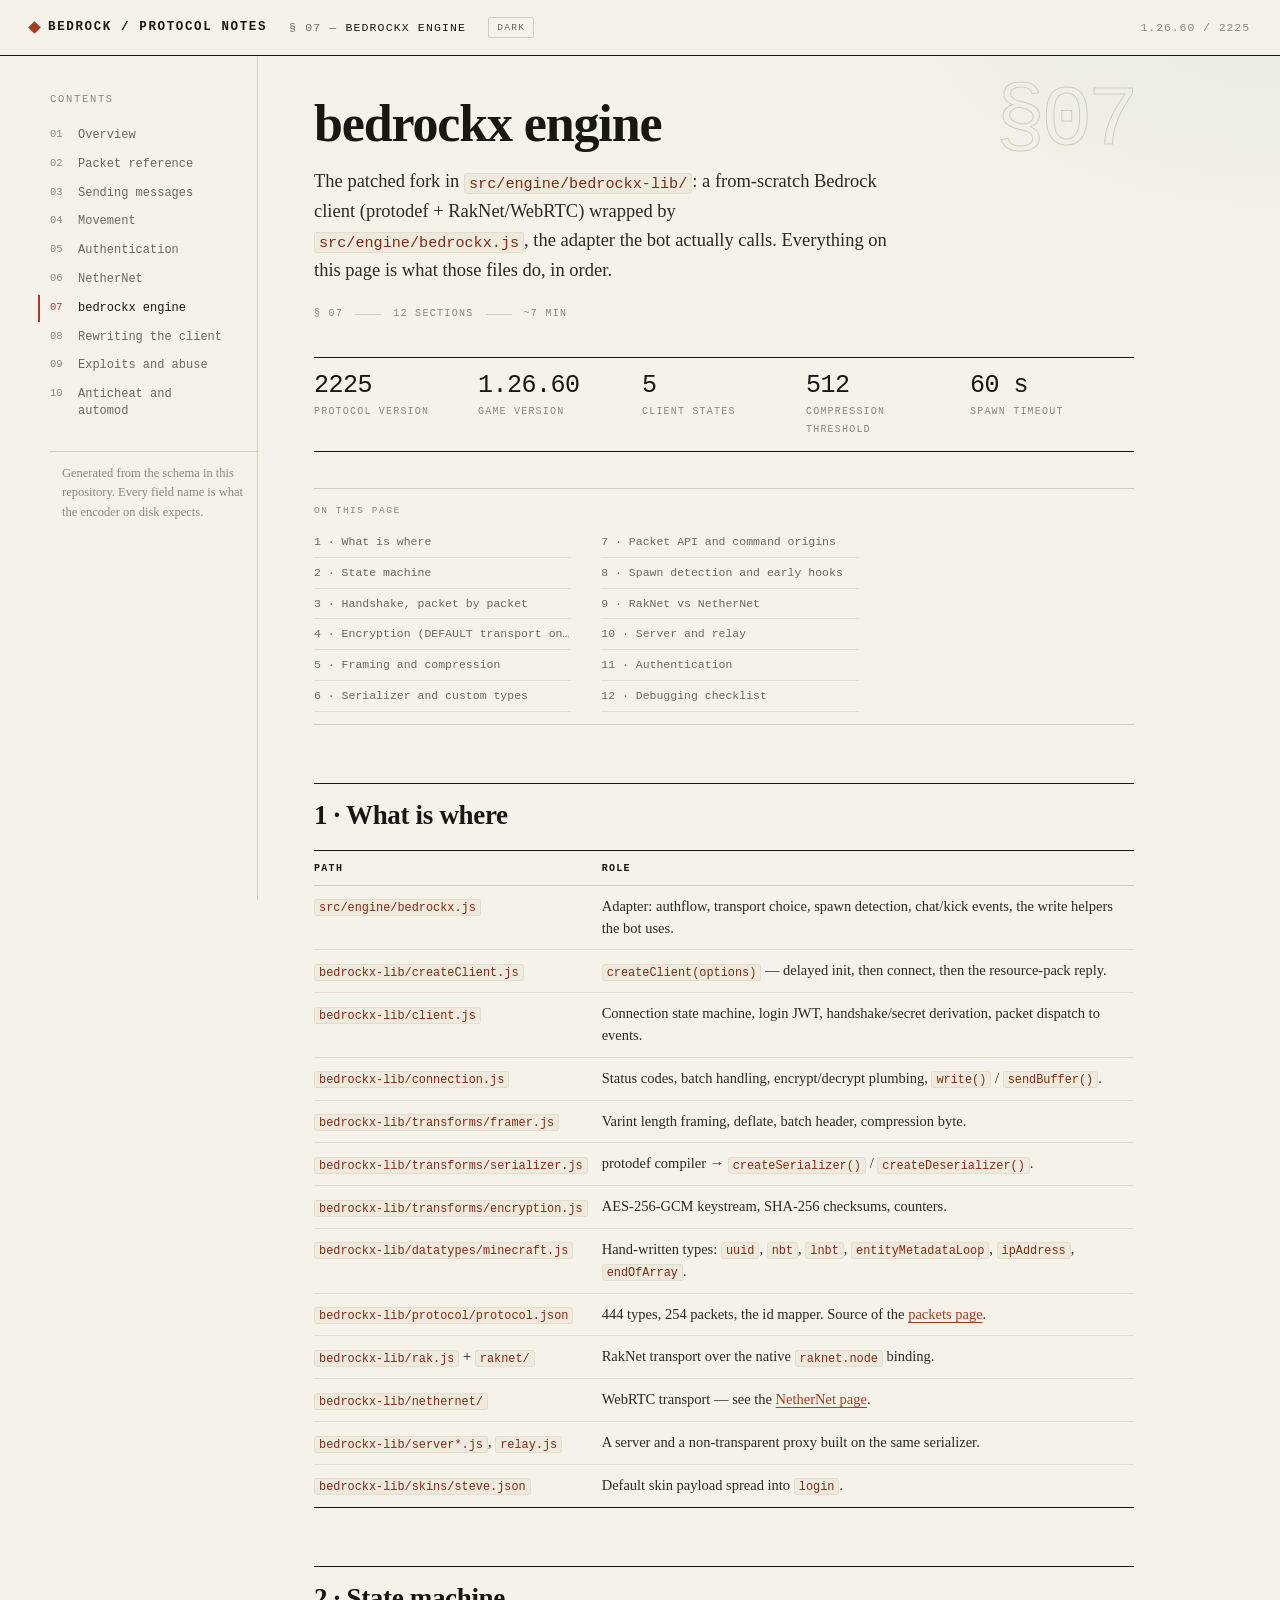
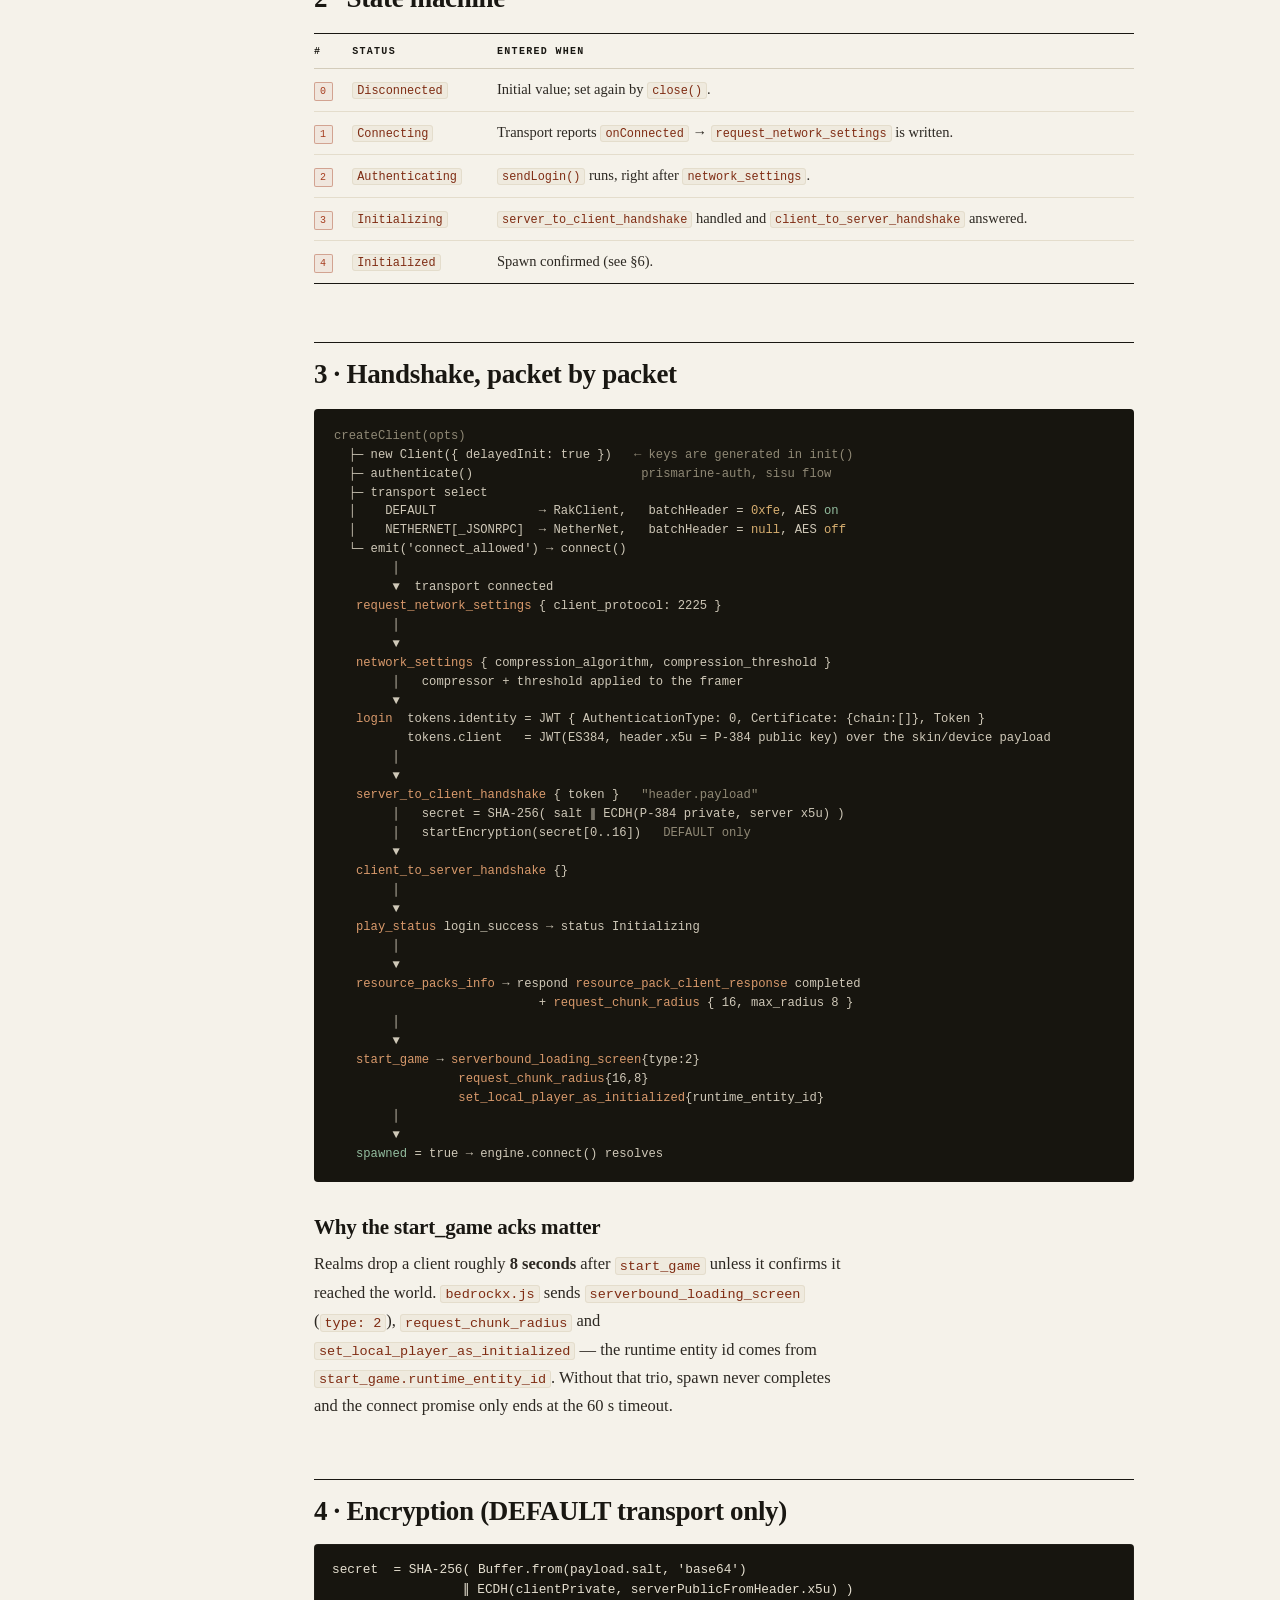
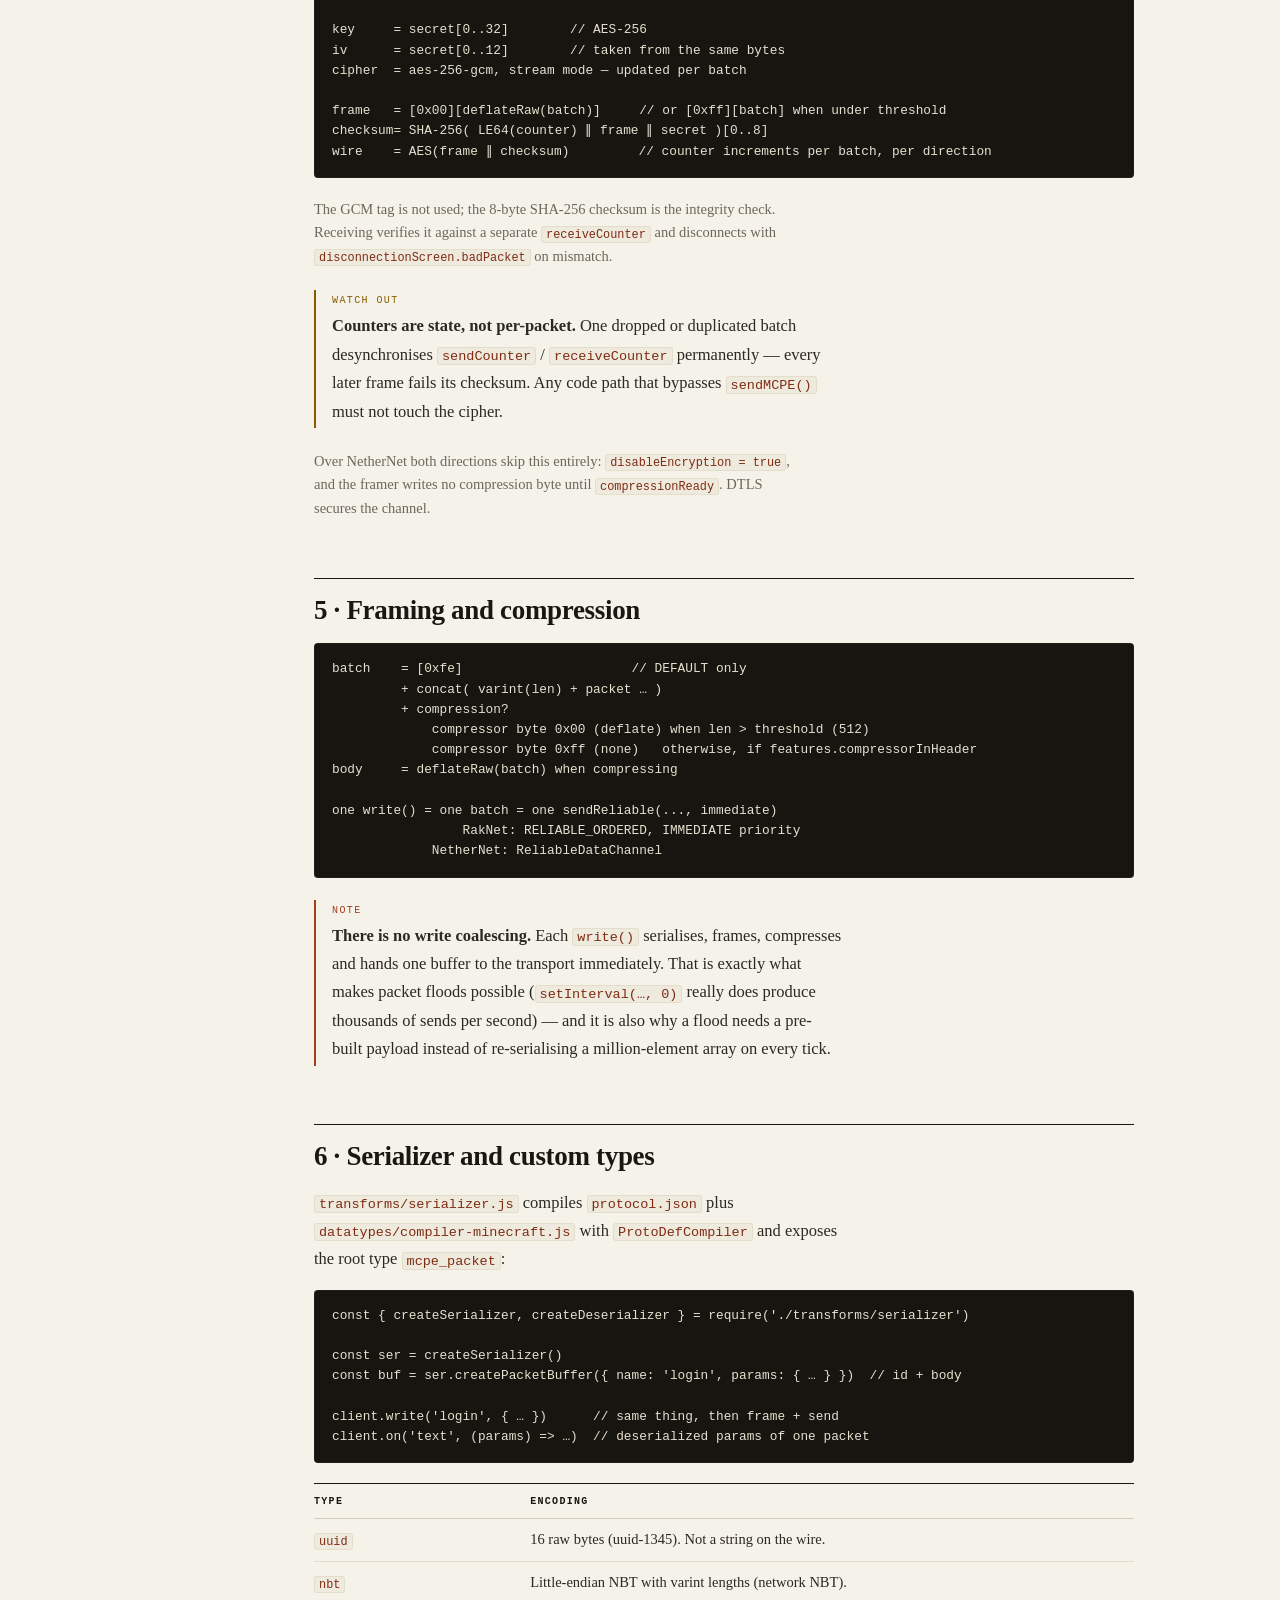
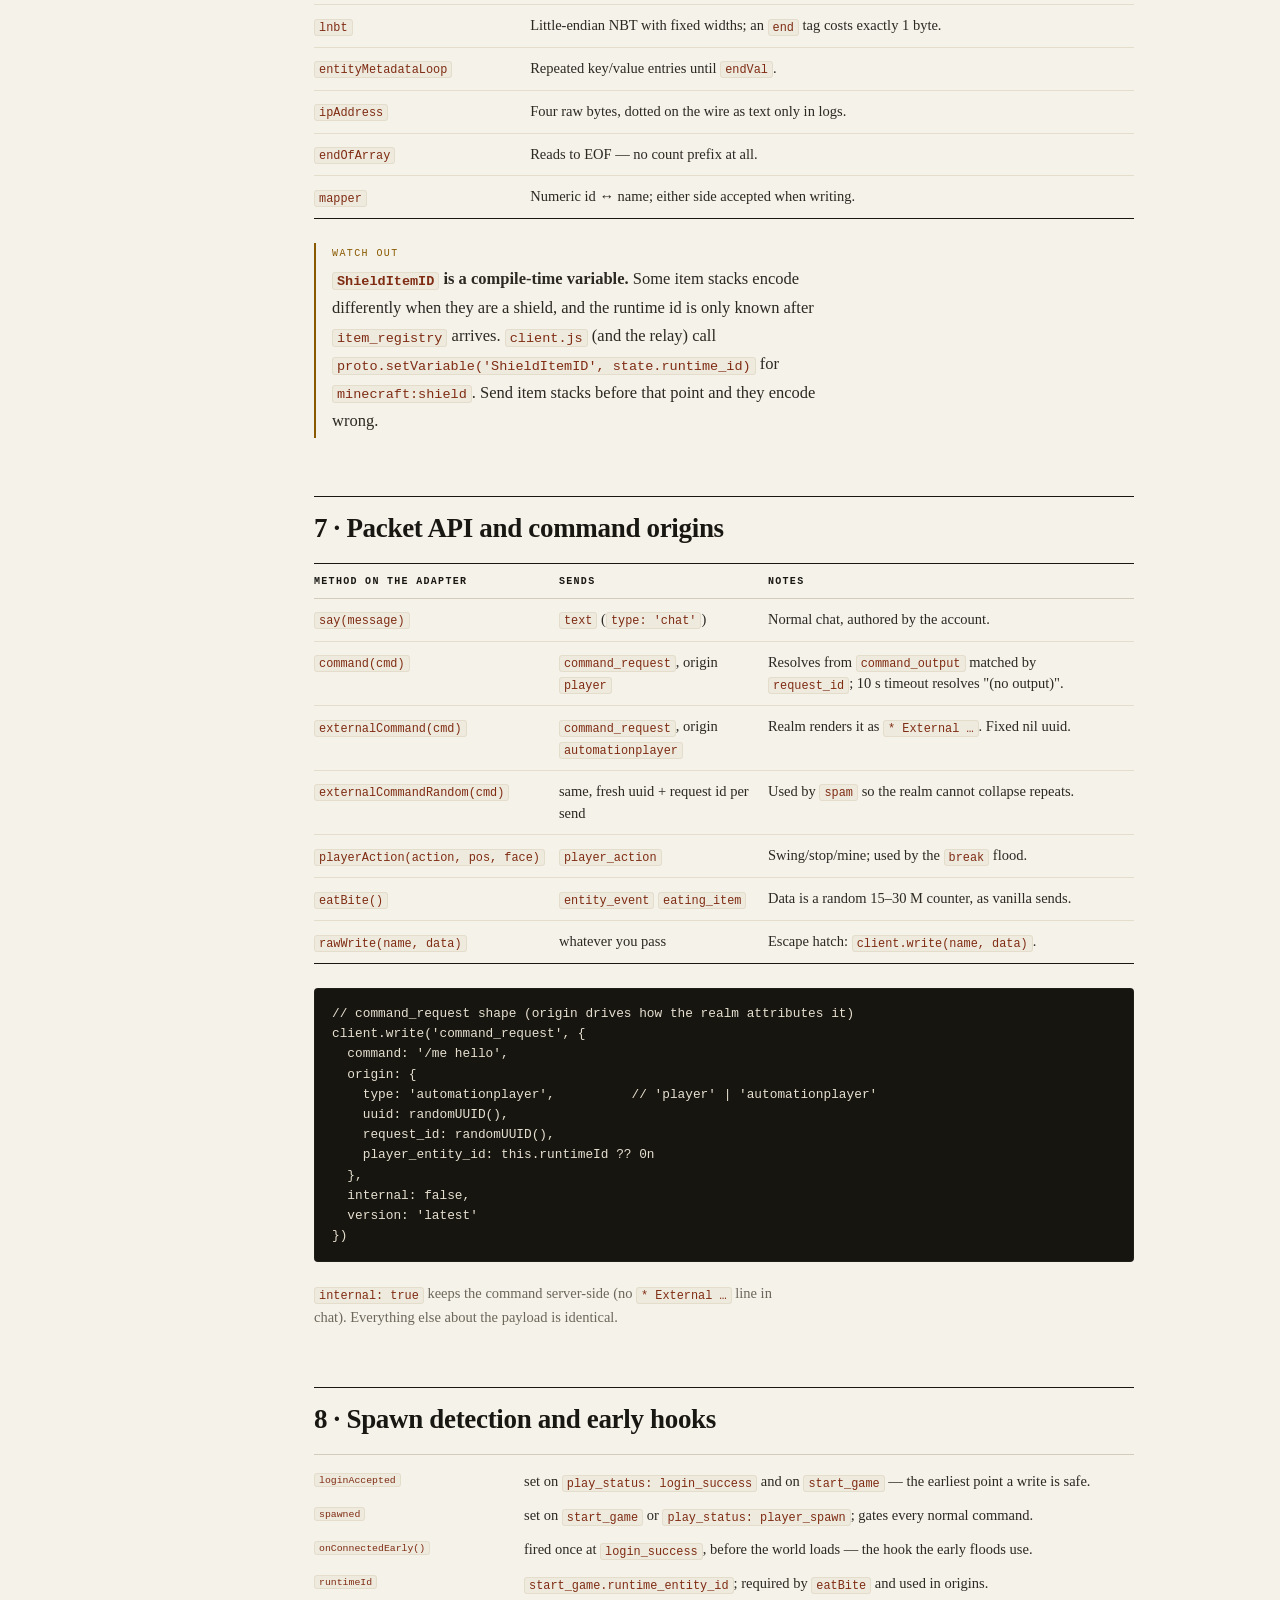
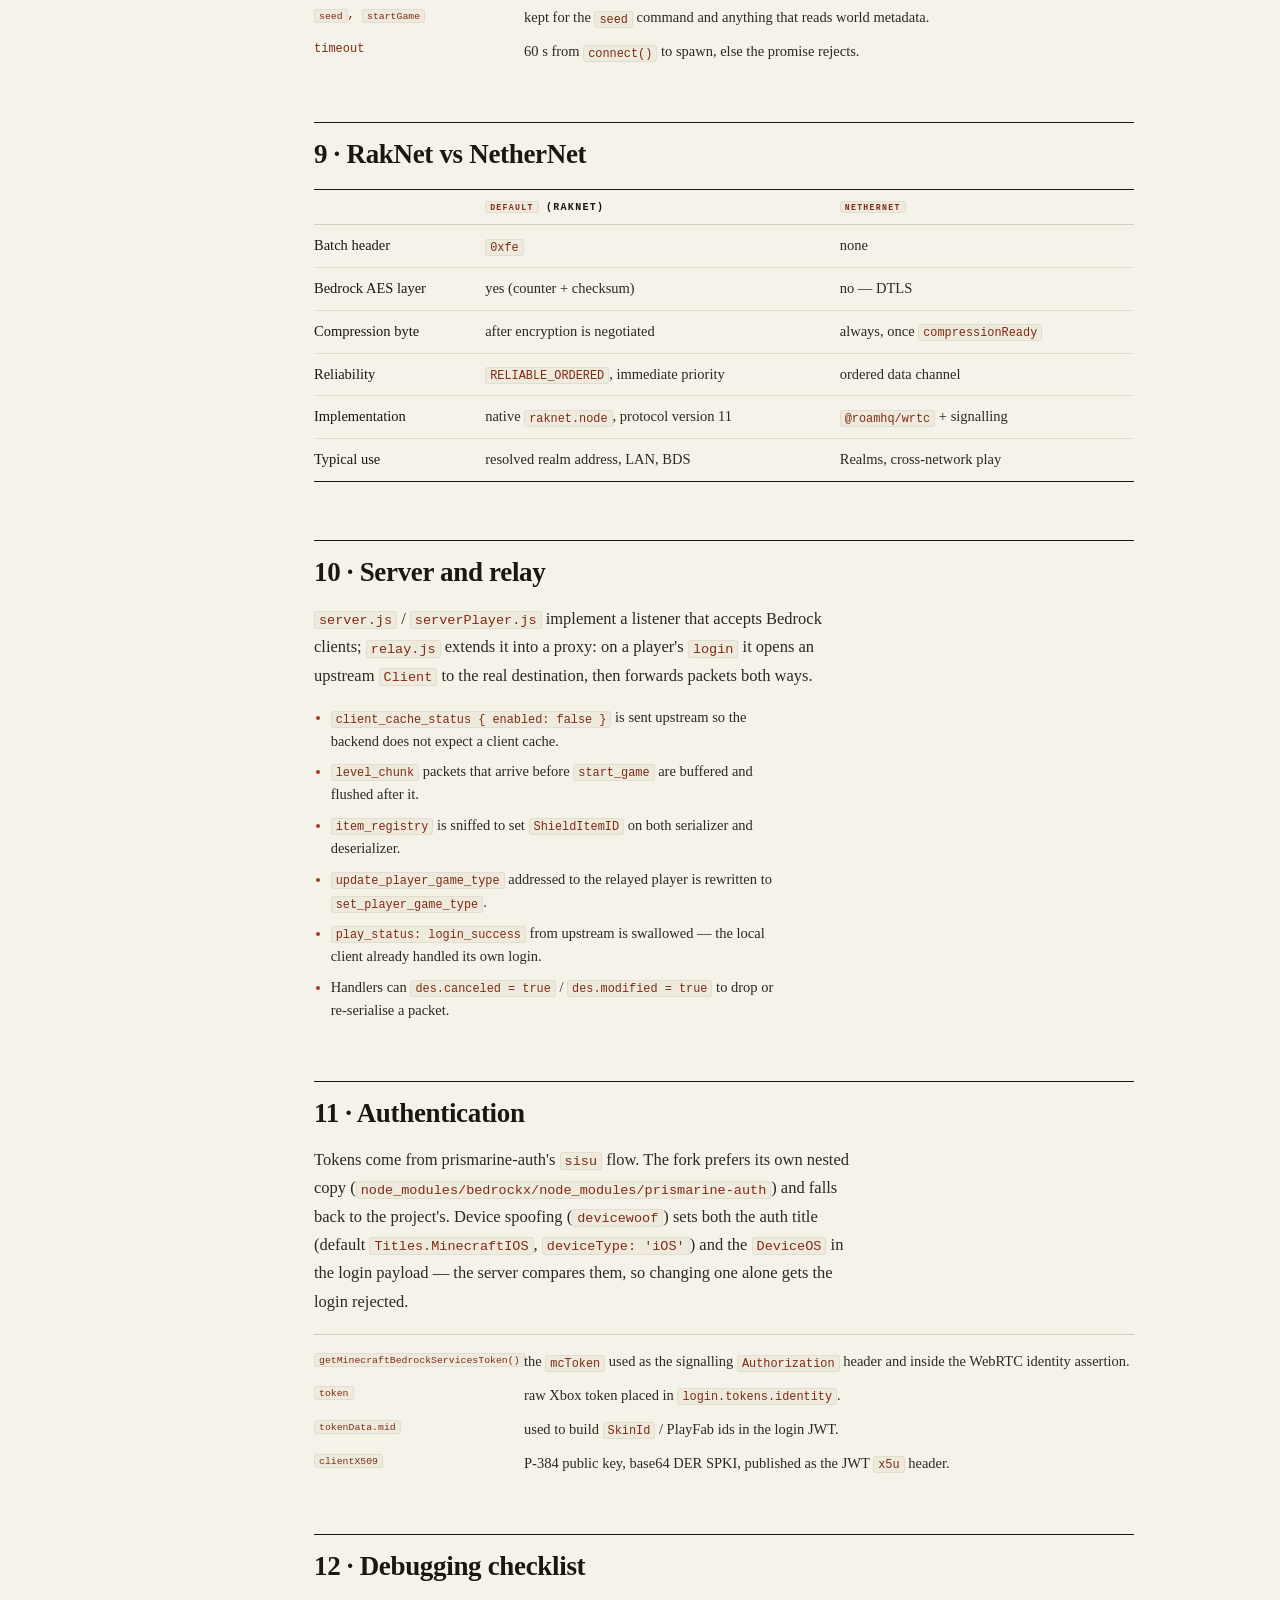
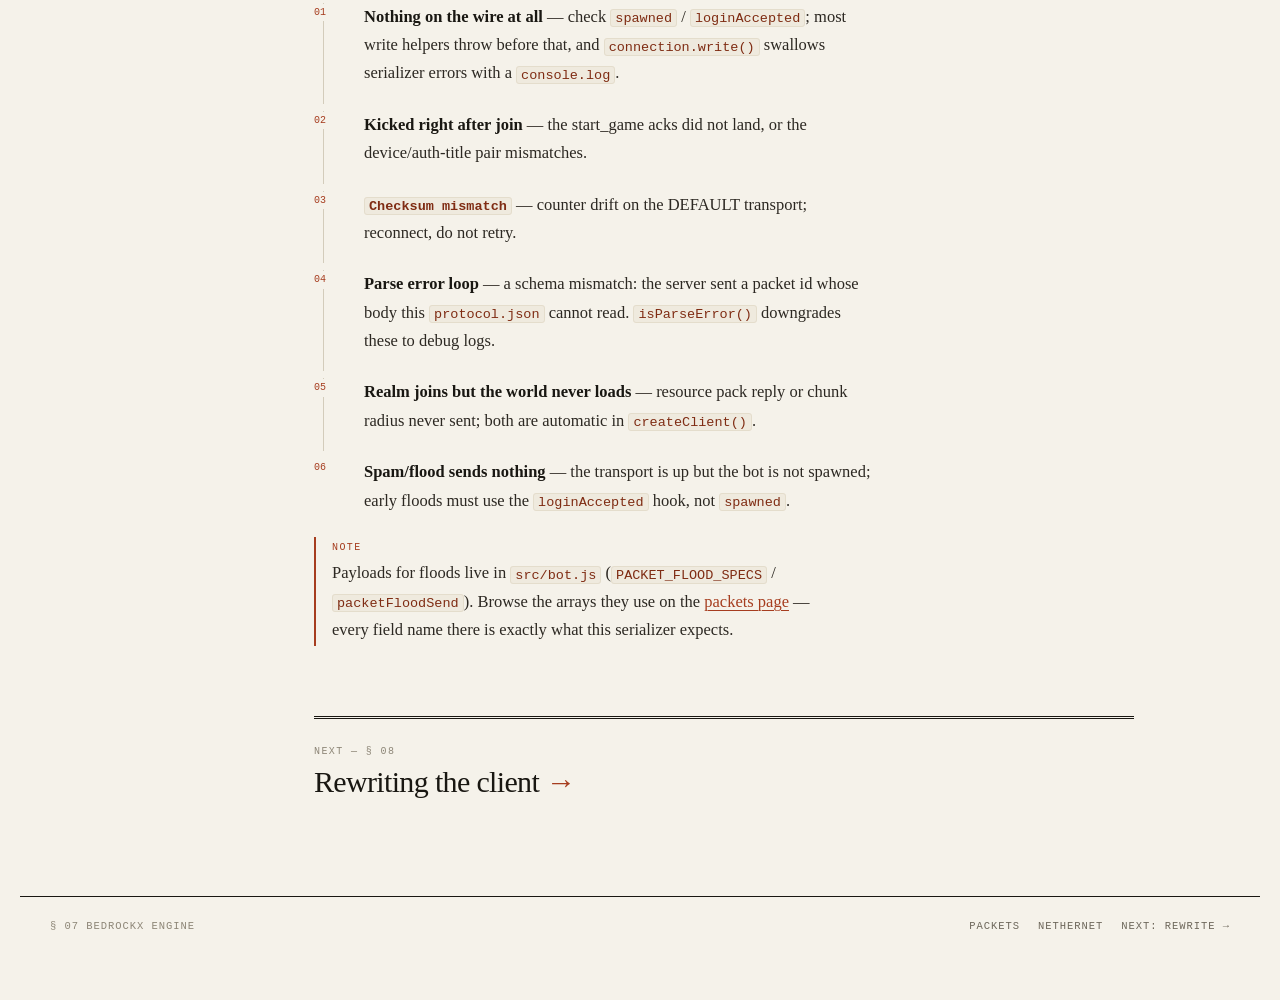
<file: engine.html>
<!DOCTYPE html>
<html lang="en">
<head>
<meta charset="utf-8">
<script>(function(){try{var t=localStorage.getItem("bd-theme");if(!t){t=window.matchMedia("(prefers-color-scheme: dark)").matches?"dark":"light"}document.documentElement.dataset.theme=t}catch(e){}})()</script>
<meta name="viewport" content="width=device-width, initial-scale=1">
<title>bedrockx engine · Bedrock protocol notes</title>
<meta name="description" content="The bedrockx client fork documented end to end: connection state machine, login and ECDH handshake, AES-GCM framing, compression, custom datatypes, the packet API and the relay server.">
<link rel="stylesheet" href="assets/style.css">
</head>
<body>

<header class="top">
  <a class="brand" href="index.html"><span class="mark"></span> bedrock / protocol notes</a>
  <span class="crumb">§ 07 — <b>bedrockx engine</b></span>
  <button class="theme-toggle" id="theme-toggle" type="button" aria-pressed="false">dark</button>

  <span class="ver" data-version>1.26.60 · proto 2225</span>
</header>

<div class="shell">
  <nav class="rail">
    <div class="rail-head">Contents</div>
    <ol>
      <li><a href="index.html"><span class="n">01</span> Overview</a></li>
      <li><a href="packets.html"><span class="n">02</span> Packet reference</a></li>
      <li><a href="messages.html"><span class="n">03</span> Sending messages</a></li>
      <li><a href="movement.html"><span class="n">04</span> Movement</a></li>
      <li><a href="auth.html"><span class="n">05</span> Authentication</a></li>
      <li><a href="nethernet.html"><span class="n">06</span> NetherNet</a></li>
      <li><a href="engine.html" class="active"><span class="n">07</span> bedrockx engine</a></li>
      <li><a href="rewrite.html"><span class="n">08</span> Rewriting the client</a></li>
      <li><a href="exploits.html"><span class="n">09</span> Exploits and abuse</a></li>
      <li><a href="automod.html"><span class="n">10</span> Anticheat and automod</a></li>
    </ol>
    <div class="rail-note">
      Generated from the schema in this repository. Every field name is what the
      encoder on disk expects.
    </div>
  </nav>

  <main>

  <section class="hero">
    <h1>bedrockx engine</h1>
    <p class="lede">
      The patched fork in <code>src/engine/bedrockx-lib/</code>: a from-scratch Bedrock client
      (protodef + RakNet/WebRTC) wrapped by <code>src/engine/bedrockx.js</code>, the adapter the bot
      actually calls. Everything on this page is what those files do, in order.
    </p>
  </section>

  <div class="stats">
    <div class="stat"><b>2225</b><span>protocol version</span></div>
    <div class="stat"><b>1.26.60</b><span>game version</span></div>
    <div class="stat"><b>5</b><span>client states</span></div>
    <div class="stat"><b>512</b><span>compression threshold</span></div>
    <div class="stat"><b>60 s</b><span>spawn timeout</span></div>
  </div>

  <h2 id="files">1 · What is where</h2>

  <div class="table-wrap">
    <table>
      <thead><tr><th>Path</th><th>Role</th></tr></thead>
      <tbody>
        <tr><td><code>src/engine/bedrockx.js</code></td><td>Adapter: authflow, transport choice, spawn detection, chat/kick events, the write helpers the bot uses.</td></tr>
        <tr><td><code>bedrockx-lib/createClient.js</code></td><td><code>createClient(options)</code> — delayed init, then connect, then the resource-pack reply.</td></tr>
        <tr><td><code>bedrockx-lib/client.js</code></td><td>Connection state machine, login JWT, handshake/secret derivation, packet dispatch to events.</td></tr>
        <tr><td><code>bedrockx-lib/connection.js</code></td><td>Status codes, batch handling, encrypt/decrypt plumbing, <code>write()</code> / <code>sendBuffer()</code>.</td></tr>
        <tr><td><code>bedrockx-lib/transforms/framer.js</code></td><td>Varint length framing, deflate, batch header, compression byte.</td></tr>
        <tr><td><code>bedrockx-lib/transforms/serializer.js</code></td><td>protodef compiler → <code>createSerializer()</code> / <code>createDeserializer()</code>.</td></tr>
        <tr><td><code>bedrockx-lib/transforms/encryption.js</code></td><td>AES-256-GCM keystream, SHA-256 checksums, counters.</td></tr>
        <tr><td><code>bedrockx-lib/datatypes/minecraft.js</code></td><td>Hand-written types: <code>uuid</code>, <code>nbt</code>, <code>lnbt</code>, <code>entityMetadataLoop</code>, <code>ipAddress</code>, <code>endOfArray</code>.</td></tr>
        <tr><td><code>bedrockx-lib/protocol/protocol.json</code></td><td>444 types, 254 packets, the id mapper. Source of the <a href="packets.html">packets page</a>.</td></tr>
        <tr><td><code>bedrockx-lib/rak.js</code> + <code>raknet/</code></td><td>RakNet transport over the native <code>raknet.node</code> binding.</td></tr>
        <tr><td><code>bedrockx-lib/nethernet/</code></td><td>WebRTC transport — see the <a href="nethernet.html">NetherNet page</a>.</td></tr>
        <tr><td><code>bedrockx-lib/server*.js</code>, <code>relay.js</code></td><td>A server and a non-transparent proxy built on the same serializer.</td></tr>
        <tr><td><code>bedrockx-lib/skins/steve.json</code></td><td>Default skin payload spread into <code>login</code>.</td></tr>
      </tbody>
    </table>
  </div>

  <h2 id="states">2 · State machine</h2>

  <div class="table-wrap">
    <table>
      <thead><tr><th>#</th><th>Status</th><th>Entered when</th></tr></thead>
      <tbody>
        <tr><td><span class="badge id">0</span></td><td><code>Disconnected</code></td><td>Initial value; set again by <code>close()</code>.</td></tr>
        <tr><td><span class="badge id">1</span></td><td><code>Connecting</code></td><td>Transport reports <code>onConnected</code> → <code>request_network_settings</code> is written.</td></tr>
        <tr><td><span class="badge id">2</span></td><td><code>Authenticating</code></td><td><code>sendLogin()</code> runs, right after <code>network_settings</code>.</td></tr>
        <tr><td><span class="badge id">3</span></td><td><code>Initializing</code></td><td><code>server_to_client_handshake</code> handled and <code>client_to_server_handshake</code> answered.</td></tr>
        <tr><td><span class="badge id">4</span></td><td><code>Initialized</code></td><td>Spawn confirmed (see §6).</td></tr>
      </tbody>
    </table>
  </div>

  <h2 id="handshake">3 · Handshake, packet by packet</h2>

  <div class="flow"><span class="c">createClient(opts)</span>
  ├─ new Client({ delayedInit: true })   <span class="c">← keys are generated in init()</span>
  ├─ authenticate()                       <span class="c">prismarine-auth, sisu flow</span>
  ├─ transport select
  │    DEFAULT              → RakClient,   batchHeader = <span class="y">0xfe</span>, AES <span class="g">on</span>
  │    NETHERNET[_JSONRPC]  → NetherNet,   batchHeader = <span class="y">null</span>, AES <span class="y">off</span>
  └─ emit('connect_allowed') → connect()
        │
        ▼  transport connected
   <span class="p">request_network_settings</span> { client_protocol: 2225 }
        │
        ▼
   <span class="p">network_settings</span> { compression_algorithm, compression_threshold }
        │   compressor + threshold applied to the framer
        ▼
   <span class="p">login</span>  tokens.identity = JWT { AuthenticationType: 0, Certificate: {chain:[]}, Token }
          tokens.client   = JWT(ES384, header.x5u = P-384 public key) over the skin/device payload
        │
        ▼
   <span class="p">server_to_client_handshake</span> { token }   <span class="c">"header.payload"</span>
        │   secret = SHA-256( salt ‖ ECDH(P-384 private, server x5u) )
        │   startEncryption(secret[0..16])   <span class="c">DEFAULT only</span>
        ▼
   <span class="p">client_to_server_handshake</span> {}
        │
        ▼
   <span class="p">play_status</span> login_success → status Initializing
        │
        ▼
   <span class="p">resource_packs_info</span> → respond <span class="p">resource_pack_client_response</span> completed
                            + <span class="p">request_chunk_radius</span> { 16, max_radius 8 }
        │
        ▼
   <span class="p">start_game</span> → <span class="p">serverbound_loading_screen</span>{type:2}
                 <span class="p">request_chunk_radius</span>{16,8}
                 <span class="p">set_local_player_as_initialized</span>{runtime_entity_id}
        │
        ▼
   <span class="g">spawned</span> = true → engine.connect() resolves</div>

  <h3>Why the start_game acks matter</h3>

  <p>
    Realms drop a client roughly <b>8 seconds</b> after <code>start_game</code> unless it confirms it
    reached the world. <code>bedrockx.js</code> sends <code>serverbound_loading_screen</code>
    (<code>type: 2</code>), <code>request_chunk_radius</code> and
    <code>set_local_player_as_initialized</code> — the runtime entity id comes from
    <code>start_game.runtime_entity_id</code>. Without that trio, spawn never completes and the
    connect promise only ends at the 60 s timeout.
  </p>

  <h2 id="encryption">4 · Encryption (DEFAULT transport only)</h2>

  <pre><code>secret  = SHA-256( Buffer.from(payload.salt, 'base64')
                 ‖ ECDH(clientPrivate, serverPublicFromHeader.x5u) )

key     = secret[0..32]        // AES-256
iv      = secret[0..12]        // taken from the same bytes
cipher  = aes-256-gcm, stream mode — updated per batch

frame   = [0x00][deflateRaw(batch)]     // or [0xff][batch] when under threshold
checksum= SHA-256( LE64(counter) ‖ frame ‖ secret )[0..8]
wire    = AES(frame ‖ checksum)         // counter increments per batch, per direction</code></pre>

  <p class="small muted">
    The GCM tag is not used; the 8-byte SHA-256 checksum is the integrity check. Receiving verifies it
    against a separate <code>receiveCounter</code> and disconnects with
    <code>disconnectionScreen.badPacket</code> on mismatch.
  </p>

  <div class="warn">
    <b>Counters are state, not per-packet.</b> One dropped or duplicated batch desynchronises
    <code>sendCounter</code> / <code>receiveCounter</code> permanently — every later frame fails its
    checksum. Any code path that bypasses <code>sendMCPE()</code> must not touch the cipher.
  </div>

  <p class="small muted">
    Over NetherNet both directions skip this entirely: <code>disableEncryption = true</code>, and the
    framer writes no compression byte until <code>compressionReady</code>. DTLS secures the channel.
  </p>

  <h2 id="framing">5 · Framing and compression</h2>

  <pre><code>batch    = [0xfe]                      // DEFAULT only
         + concat( varint(len) + packet … )
         + compression?
             compressor byte 0x00 (deflate) when len &gt; threshold (512)
             compressor byte 0xff (none)   otherwise, if features.compressorInHeader
body     = deflateRaw(batch) when compressing

one write() = one batch = one sendReliable(..., immediate)
                 RakNet: RELIABLE_ORDERED, IMMEDIATE priority
             NetherNet: ReliableDataChannel</code></pre>

  <div class="note">
    <b>There is no write coalescing.</b> Each <code>write()</code> serialises, frames, compresses and
    hands one buffer to the transport immediately. That is exactly what makes packet floods possible
    (<code>setInterval(…, 0)</code> really does produce thousands of sends per second) — and it is
    also why a flood needs a pre-built payload instead of re-serialising a million-element array on
    every tick.
  </div>

  <h2 id="datatypes">6 · Serializer and custom types</h2>

  <p>
    <code>transforms/serializer.js</code> compiles <code>protocol.json</code> plus
    <code>datatypes/compiler-minecraft.js</code> with <code>ProtoDefCompiler</code> and exposes the
    root type <code>mcpe_packet</code>:
  </p>

  <pre><code>const { createSerializer, createDeserializer } = require('./transforms/serializer')

const ser = createSerializer()
const buf = ser.createPacketBuffer({ name: 'login', params: { … } })  // id + body

client.write('login', { … })      // same thing, then frame + send
client.on('text', (params) =&gt; …)  // deserialized params of one packet</code></pre>

  <div class="table-wrap">
    <table>
      <thead><tr><th>Type</th><th>Encoding</th></tr></thead>
      <tbody>
        <tr><td><code>uuid</code></td><td>16 raw bytes (uuid-1345). Not a string on the wire.</td></tr>
        <tr><td><code>nbt</code></td><td>Little-endian NBT with varint lengths (network NBT).</td></tr>
        <tr><td><code>lnbt</code></td><td>Little-endian NBT with fixed widths; an <code>end</code> tag costs exactly 1 byte.</td></tr>
        <tr><td><code>entityMetadataLoop</code></td><td>Repeated key/value entries until <code>endVal</code>.</td></tr>
        <tr><td><code>ipAddress</code></td><td>Four raw bytes, dotted on the wire as text only in logs.</td></tr>
        <tr><td><code>endOfArray</code></td><td>Reads to EOF — no count prefix at all.</td></tr>
        <tr><td><code>mapper</code></td><td>Numeric id ↔ name; either side accepted when writing.</td></tr>
      </tbody>
    </table>
  </div>

  <div class="warn">
    <b><code>ShieldItemID</code> is a compile-time variable.</b> Some item stacks encode differently when
    they are a shield, and the runtime id is only known after <code>item_registry</code> arrives.
    <code>client.js</code> (and the relay) call
    <code>proto.setVariable('ShieldItemID', state.runtime_id)</code> for
    <code>minecraft:shield</code>. Send item stacks before that point and they encode wrong.
  </div>

  <h2 id="api">7 · Packet API and command origins</h2>

  <div class="table-wrap">
    <table>
      <thead><tr><th>Method on the adapter</th><th>Sends</th><th>Notes</th></tr></thead>
      <tbody>
        <tr><td><code>say(message)</code></td><td><code>text</code> (<code>type: 'chat'</code>)</td><td>Normal chat, authored by the account.</td></tr>
        <tr><td><code>command(cmd)</code></td><td><code>command_request</code>, origin <code>player</code></td><td>Resolves from <code>command_output</code> matched by <code>request_id</code>; 10 s timeout resolves "(no output)".</td></tr>
        <tr><td><code>externalCommand(cmd)</code></td><td><code>command_request</code>, origin <code>automationplayer</code></td><td>Realm renders it as <code>* External …</code>. Fixed nil uuid.</td></tr>
        <tr><td><code>externalCommandRandom(cmd)</code></td><td>same, fresh uuid + request id per send</td><td>Used by <code>spam</code> so the realm cannot collapse repeats.</td></tr>
        <tr><td><code>playerAction(action, pos, face)</code></td><td><code>player_action</code></td><td>Swing/stop/mine; used by the <code>break</code> flood.</td></tr>
        <tr><td><code>eatBite()</code></td><td><code>entity_event</code> <code>eating_item</code></td><td>Data is a random 15–30 M counter, as vanilla sends.</td></tr>
        <tr><td><code>rawWrite(name, data)</code></td><td>whatever you pass</td><td>Escape hatch: <code>client.write(name, data)</code>.</td></tr>
      </tbody>
    </table>
  </div>

  <pre><code>// command_request shape (origin drives how the realm attributes it)
client.write('command_request', {
  command: '/me hello',
  origin: {
    type: 'automationplayer',          // 'player' | 'automationplayer'
    uuid: randomUUID(),
    request_id: randomUUID(),
    player_entity_id: this.runtimeId ?? 0n
  },
  internal: false,
  version: 'latest'
})</code></pre>

  <p class="small muted">
    <code>internal: true</code> keeps the command server-side (no <code>* External …</code> line in
    chat). Everything else about the payload is identical.
  </p>

  <h2 id="spawn">8 · Spawn detection and early hooks</h2>

  <dl class="kv">
    <dt><code>loginAccepted</code></dt><dd>set on <code>play_status: login_success</code> and on <code>start_game</code> — the earliest point a write is safe.</dd>
    <dt><code>spawned</code></dt><dd>set on <code>start_game</code> or <code>play_status: player_spawn</code>; gates every normal command.</dd>
    <dt><code>onConnectedEarly()</code></dt><dd>fired once at <code>login_success</code>, before the world loads — the hook the early floods use.</dd>
    <dt><code>runtimeId</code></dt><dd><code>start_game.runtime_entity_id</code>; required by <code>eatBite</code> and used in origins.</dd>
    <dt><code>seed</code>, <code>startGame</code></dt><dd>kept for the <code>seed</code> command and anything that reads world metadata.</dd>
    <dt>timeout</dt><dd>60 s from <code>connect()</code> to spawn, else the promise rejects.</dd>
  </dl>

  <h2 id="transports">9 · RakNet vs NetherNet</h2>

  <div class="table-wrap">
    <table>
      <thead><tr><th></th><th><code>DEFAULT</code> (RakNet)</th><th><code>NETHERNET</code></th></tr></thead>
      <tbody>
        <tr><td>Batch header</td><td><code>0xfe</code></td><td>none</td></tr>
        <tr><td>Bedrock AES layer</td><td>yes (counter + checksum)</td><td>no — DTLS</td></tr>
        <tr><td>Compression byte</td><td>after encryption is negotiated</td><td>always, once <code>compressionReady</code></td></tr>
        <tr><td>Reliability</td><td><code>RELIABLE_ORDERED</code>, immediate priority</td><td>ordered data channel</td></tr>
        <tr><td>Implementation</td><td>native <code>raknet.node</code>, protocol version 11</td><td><code>@roamhq/wrtc</code> + signalling</td></tr>
        <tr><td>Typical use</td><td>resolved realm address, LAN, BDS</td><td>Realms, cross-network play</td></tr>
      </tbody>
    </table>
  </div>

  <h2 id="relay">10 · Server and relay</h2>

  <p>
    <code>server.js</code> / <code>serverPlayer.js</code> implement a listener that accepts Bedrock
    clients; <code>relay.js</code> extends it into a proxy: on a player's <code>login</code> it opens an
    upstream <code>Client</code> to the real destination, then forwards packets both ways.
  </p>

  <ul class="small">
    <li><code>client_cache_status { enabled: false }</code> is sent upstream so the backend does not expect a client cache.</li>
    <li><code>level_chunk</code> packets that arrive before <code>start_game</code> are buffered and flushed after it.</li>
    <li><code>item_registry</code> is sniffed to set <code>ShieldItemID</code> on both serializer and deserializer.</li>
    <li><code>update_player_game_type</code> addressed to the relayed player is rewritten to <code>set_player_game_type</code>.</li>
    <li><code>play_status: login_success</code> from upstream is swallowed — the local client already handled its own login.</li>
    <li>Handlers can <code>des.canceled = true</code> / <code>des.modified = true</code> to drop or re-serialise a packet.</li>
  </ul>

  <h2 id="auth">11 · Authentication</h2>

  <p>
    Tokens come from prismarine-auth's <code>sisu</code> flow. The fork prefers its own nested copy
    (<code>node_modules/bedrockx/node_modules/prismarine-auth</code>) and falls back to the project's.
    Device spoofing (<code>devicewoof</code>) sets both the auth title (default
    <code>Titles.MinecraftIOS</code>, <code>deviceType: 'iOS'</code>) and the
    <code>DeviceOS</code> in the login payload — the server compares them, so changing one alone
    gets the login rejected.
  </p>

  <dl class="kv">
    <dt><code>getMinecraftBedrockServicesToken()</code></dt><dd>the <code>mcToken</code> used as the signalling <code>Authorization</code> header and inside the WebRTC identity assertion.</dd>
    <dt><code>token</code></dt><dd>raw Xbox token placed in <code>login.tokens.identity</code>.</dd>
    <dt><code>tokenData.mid</code></dt><dd>used to build <code>SkinId</code> / PlayFab ids in the login JWT.</dd>
    <dt><code>clientX509</code></dt><dd>P-384 public key, base64 DER SPKI, published as the JWT <code>x5u</code> header.</dd>
  </dl>

  <h2 id="debug">12 · Debugging checklist</h2>

  <ol class="steps">
    <li><b>Nothing on the wire at all</b> — check <code>spawned</code> / <code>loginAccepted</code>; most
      write helpers throw before that, and <code>connection.write()</code> swallows serializer errors
      with a <code>console.log</code>.</li>
    <li><b>Kicked right after join</b> — the start_game acks did not land, or the device/auth-title
      pair mismatches.</li>
    <li><b><code>Checksum mismatch</code></b> — counter drift on the DEFAULT transport; reconnect, do not retry.</li>
    <li><b>Parse error loop</b> — a schema mismatch: the server sent a packet id whose body this
      <code>protocol.json</code> cannot read. <code>isParseError()</code> downgrades these to debug logs.</li>
    <li><b>Realm joins but the world never loads</b> — resource pack reply or chunk radius never sent;
      both are automatic in <code>createClient()</code>.</li>
    <li><b>Spam/flood sends nothing</b> — the transport is up but the bot is not spawned; early
      floods must use the <code>loginAccepted</code> hook, not <code>spawned</code>.</li>
  </ol>

  <div class="note">
    Payloads for floods live in <code>src/bot.js</code> (<code>PACKET_FLOOD_SPECS</code> /
    <code>packetFloodSend</code>). Browse the arrays they use on the
    <a href="packets.html">packets page</a> — every field name there is exactly what this serializer
    expects.
  </div>

</main>
</div>

<footer>
  <span>§ 07 bedrockx engine</span>
  <span class="spacer"></span>
  <a href="packets.html">packets</a>
  <a href="nethernet.html">nethernet</a>
  <a href="rewrite.html">next: rewrite →</a>
</footer>

<script src="assets/protocol-data.js"></script>
<script src="assets/app.js"></script>
</body>
</html>
</file>
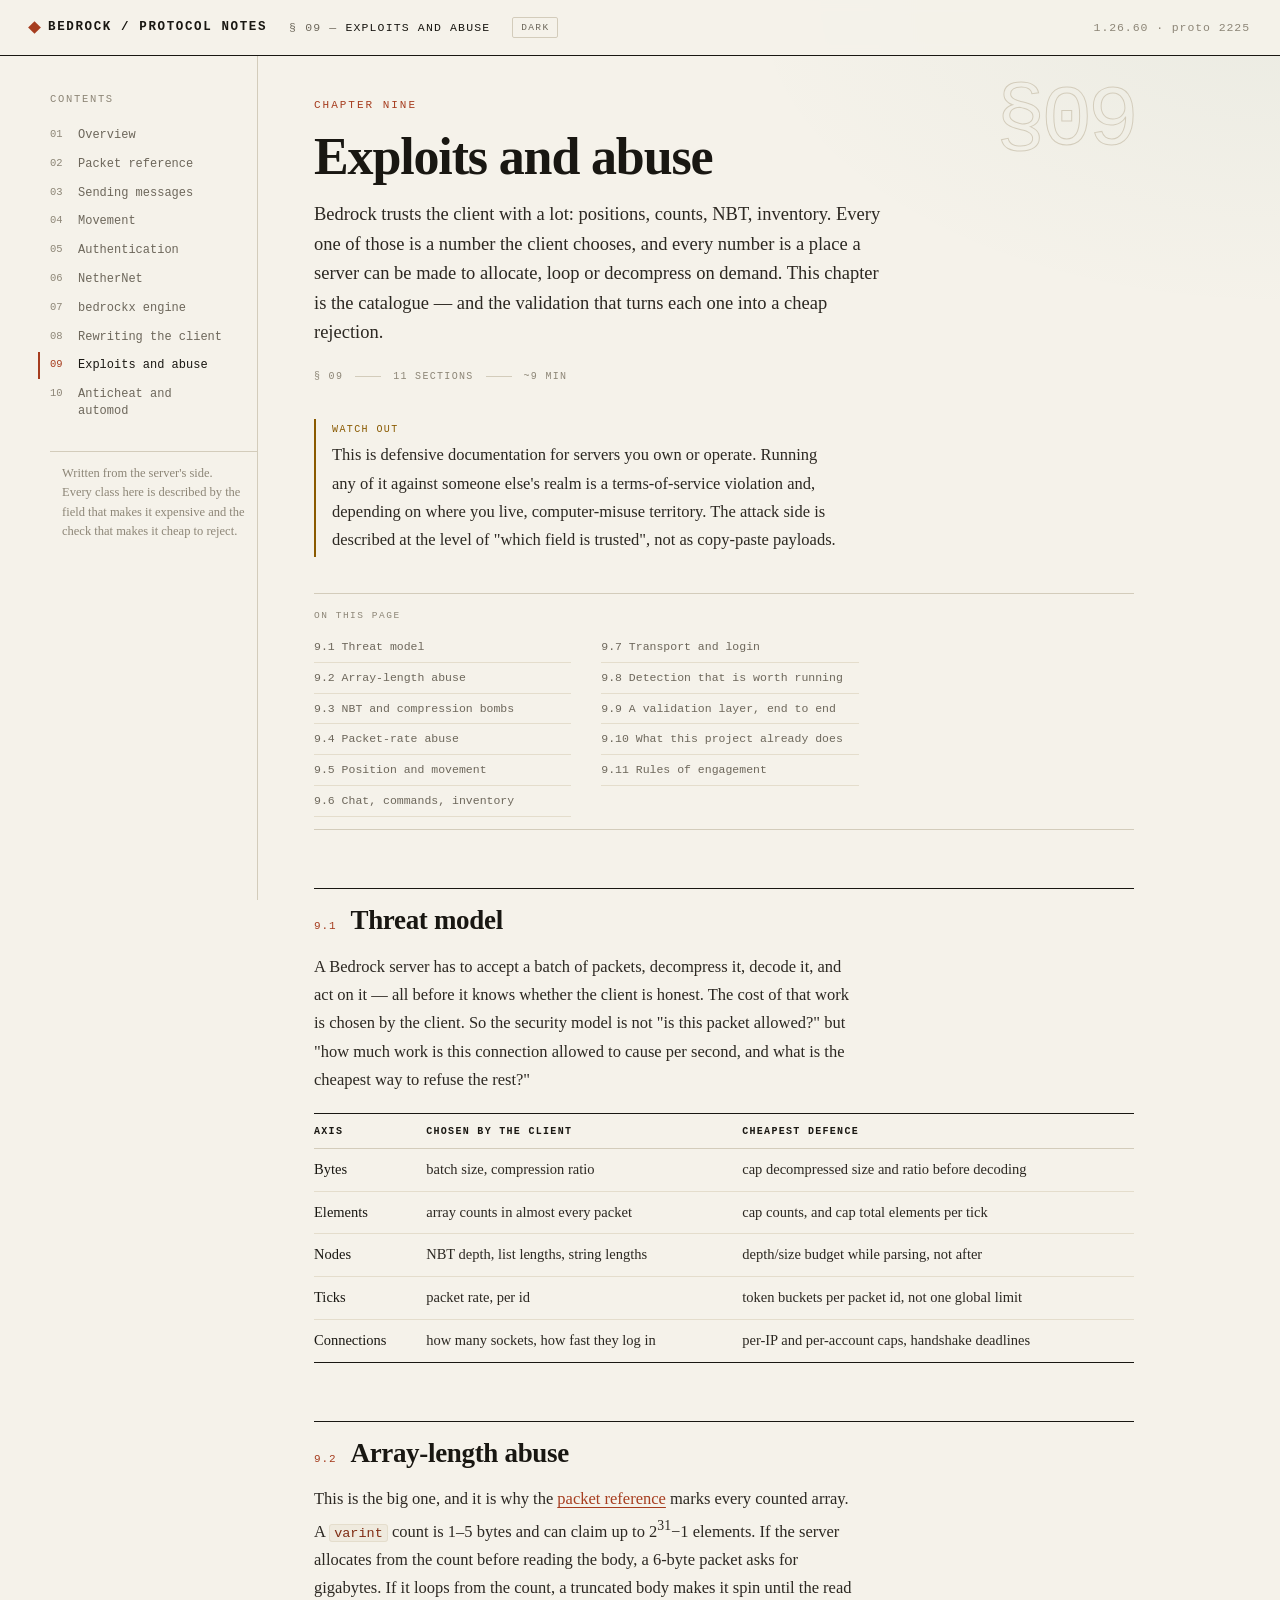
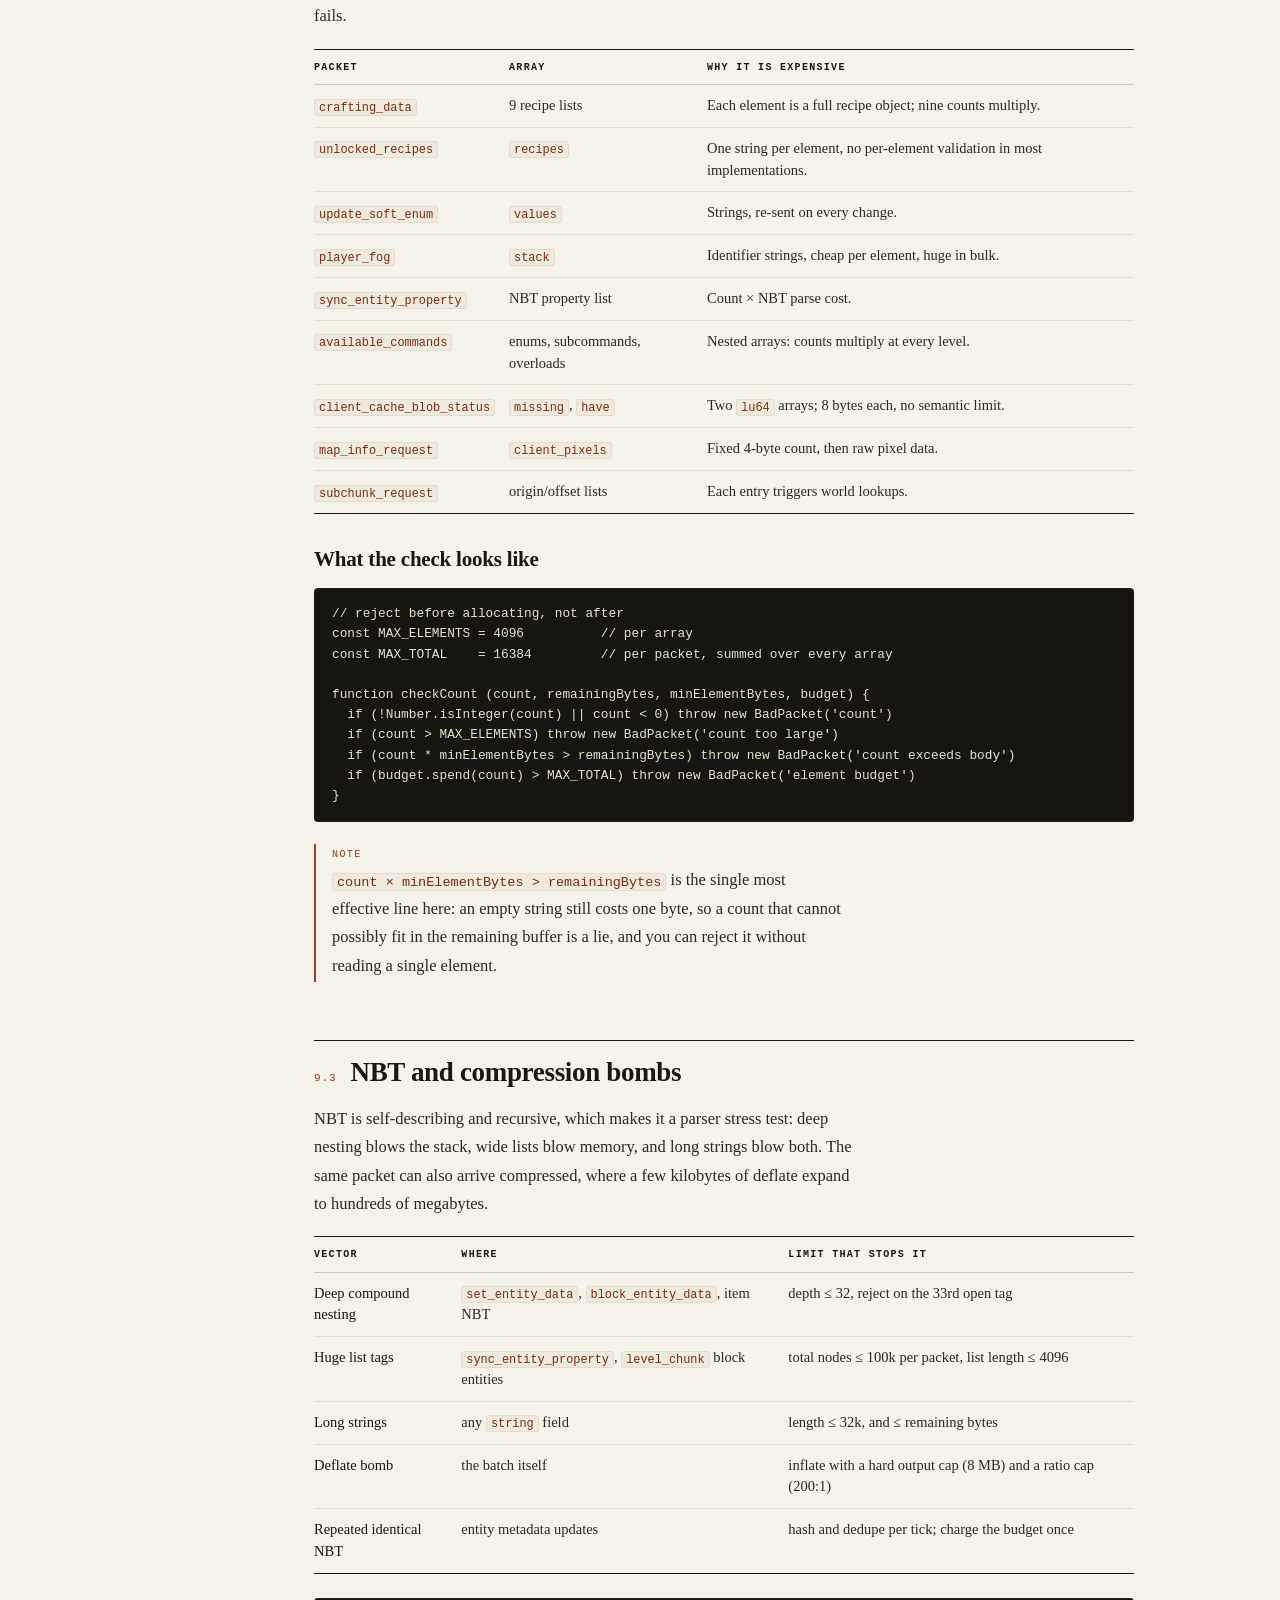
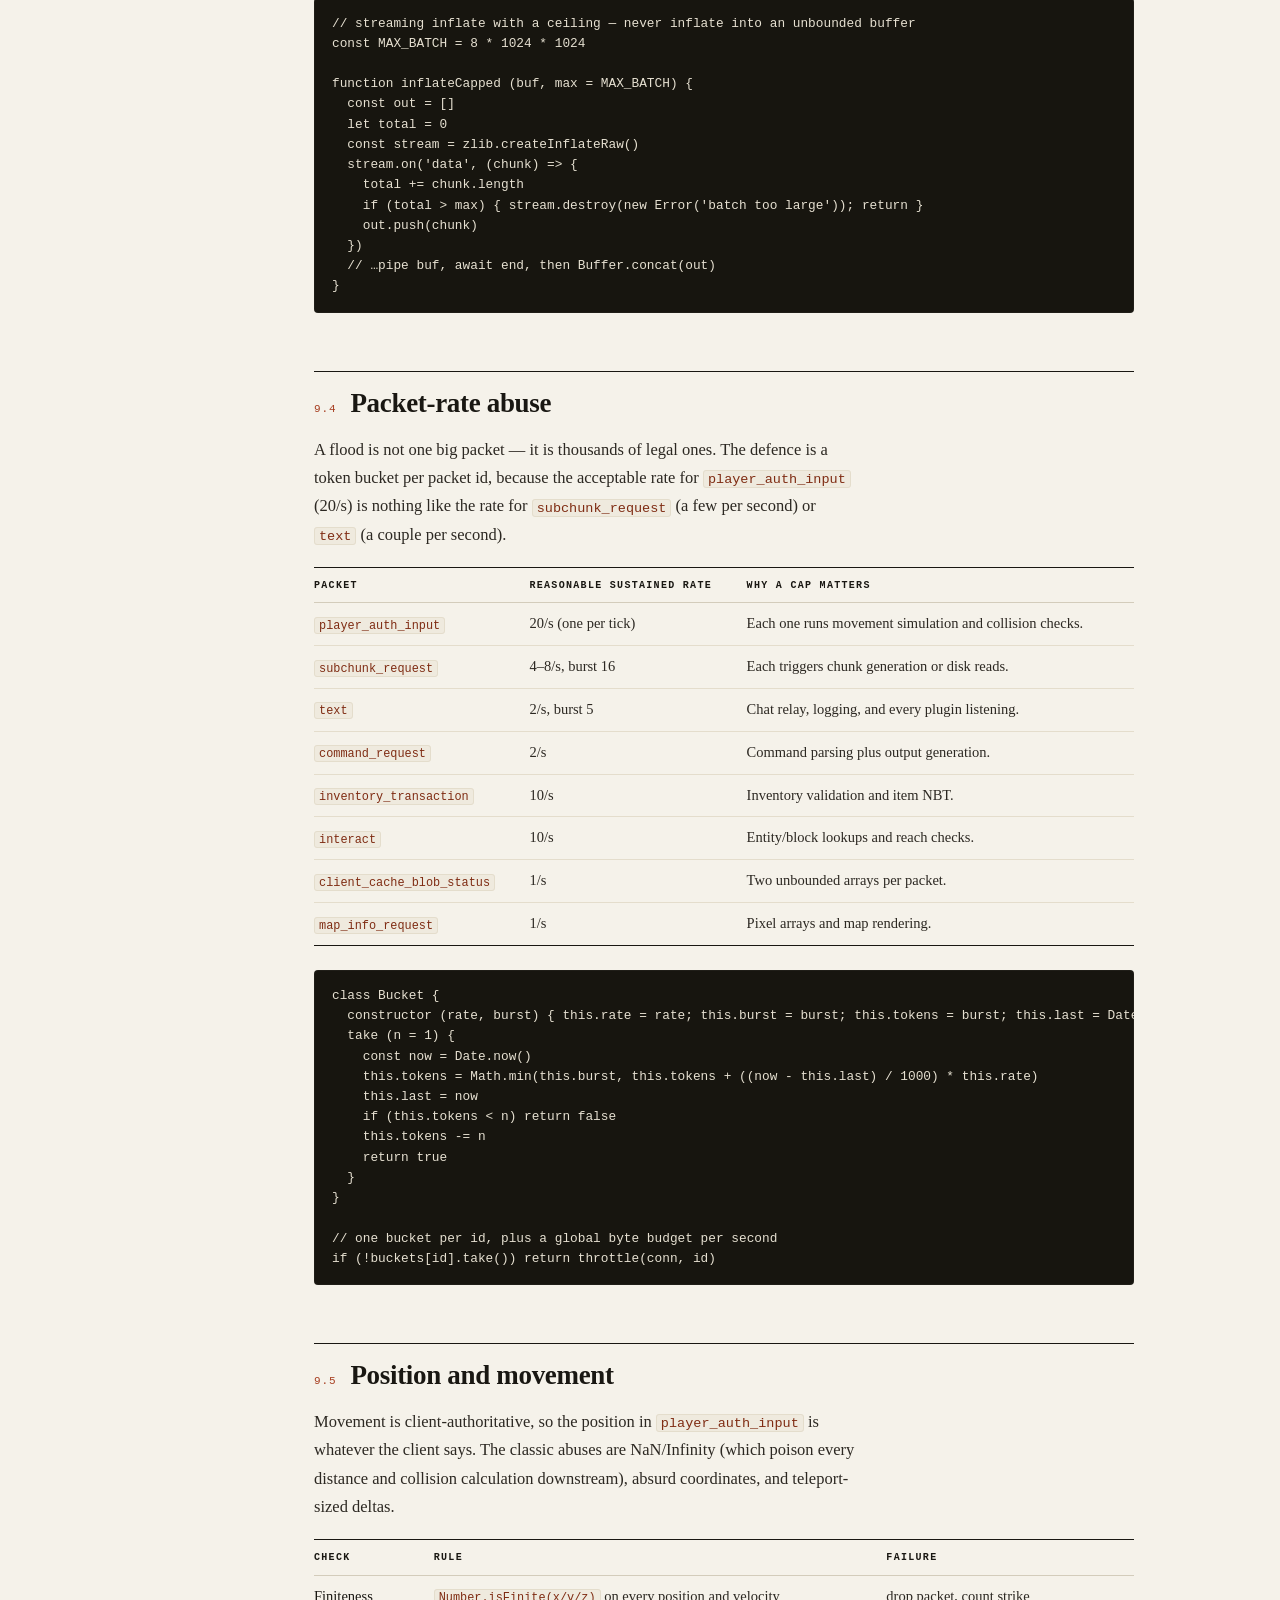
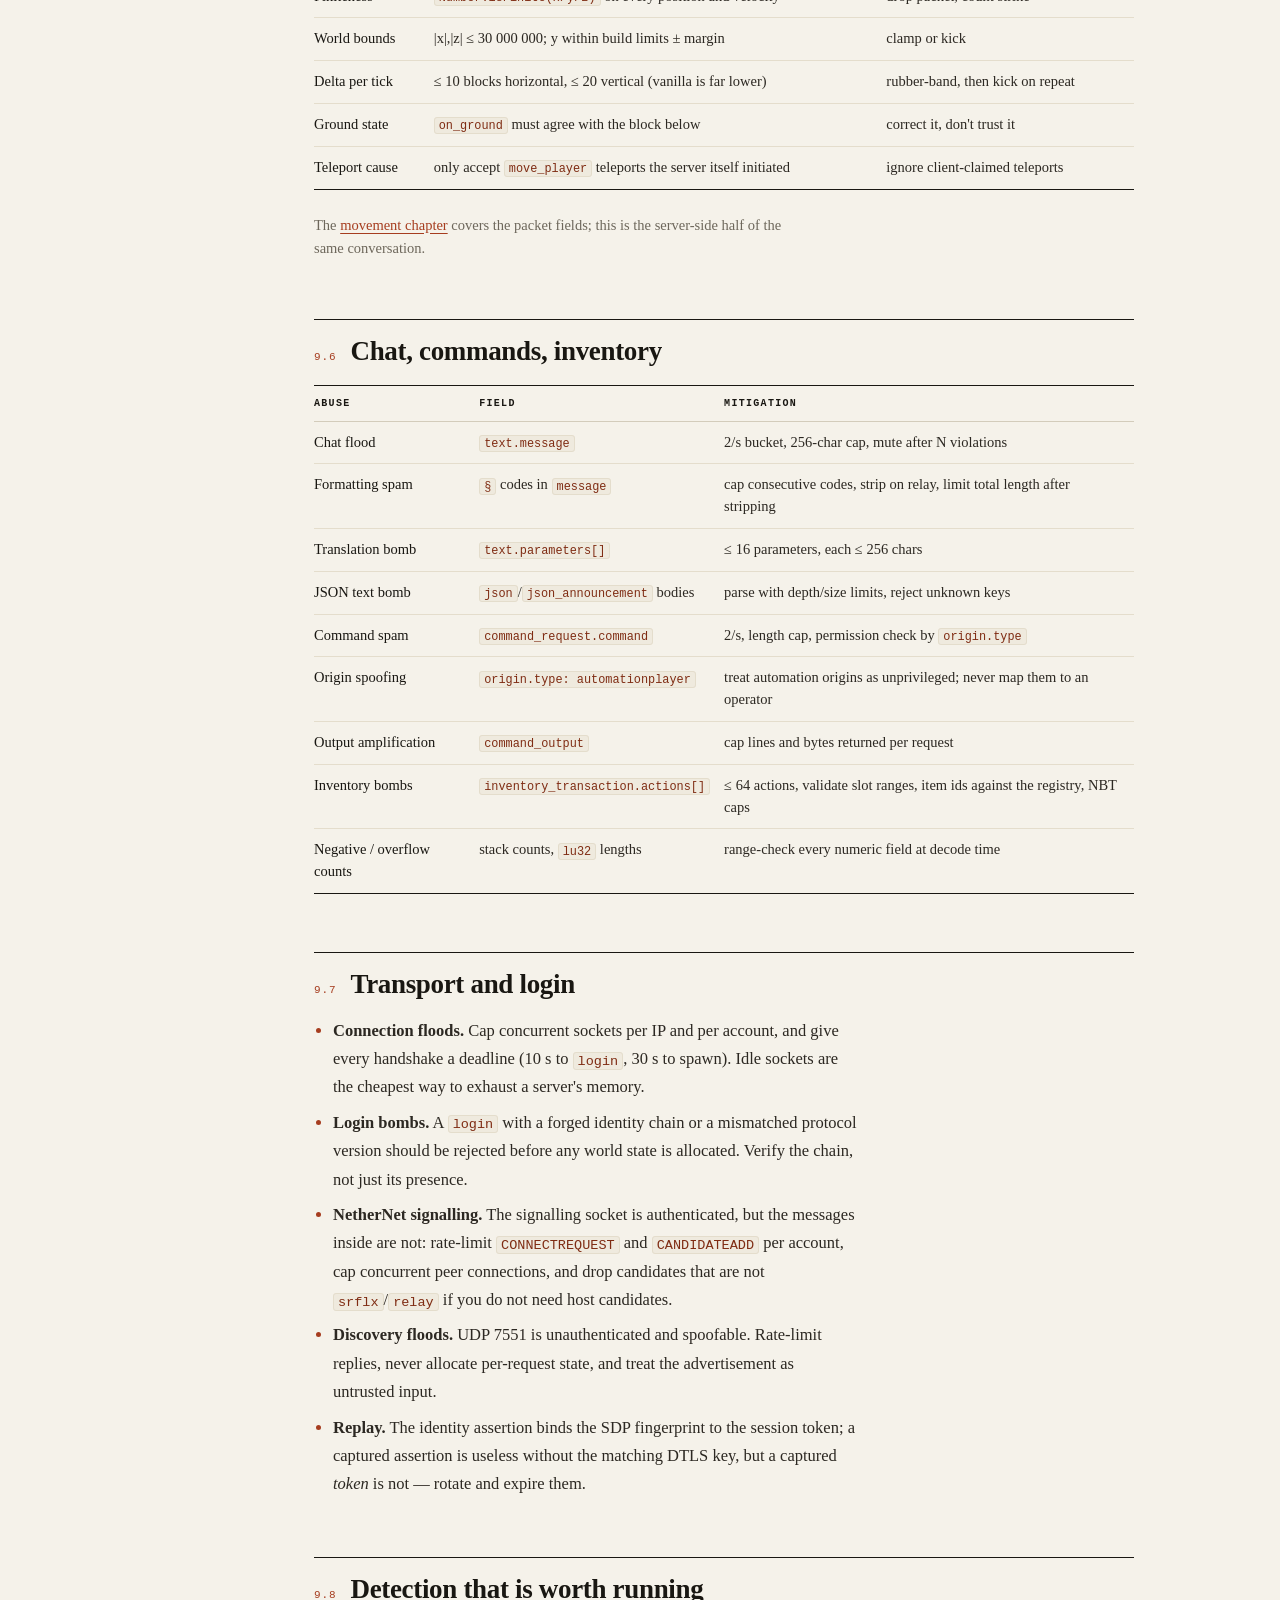
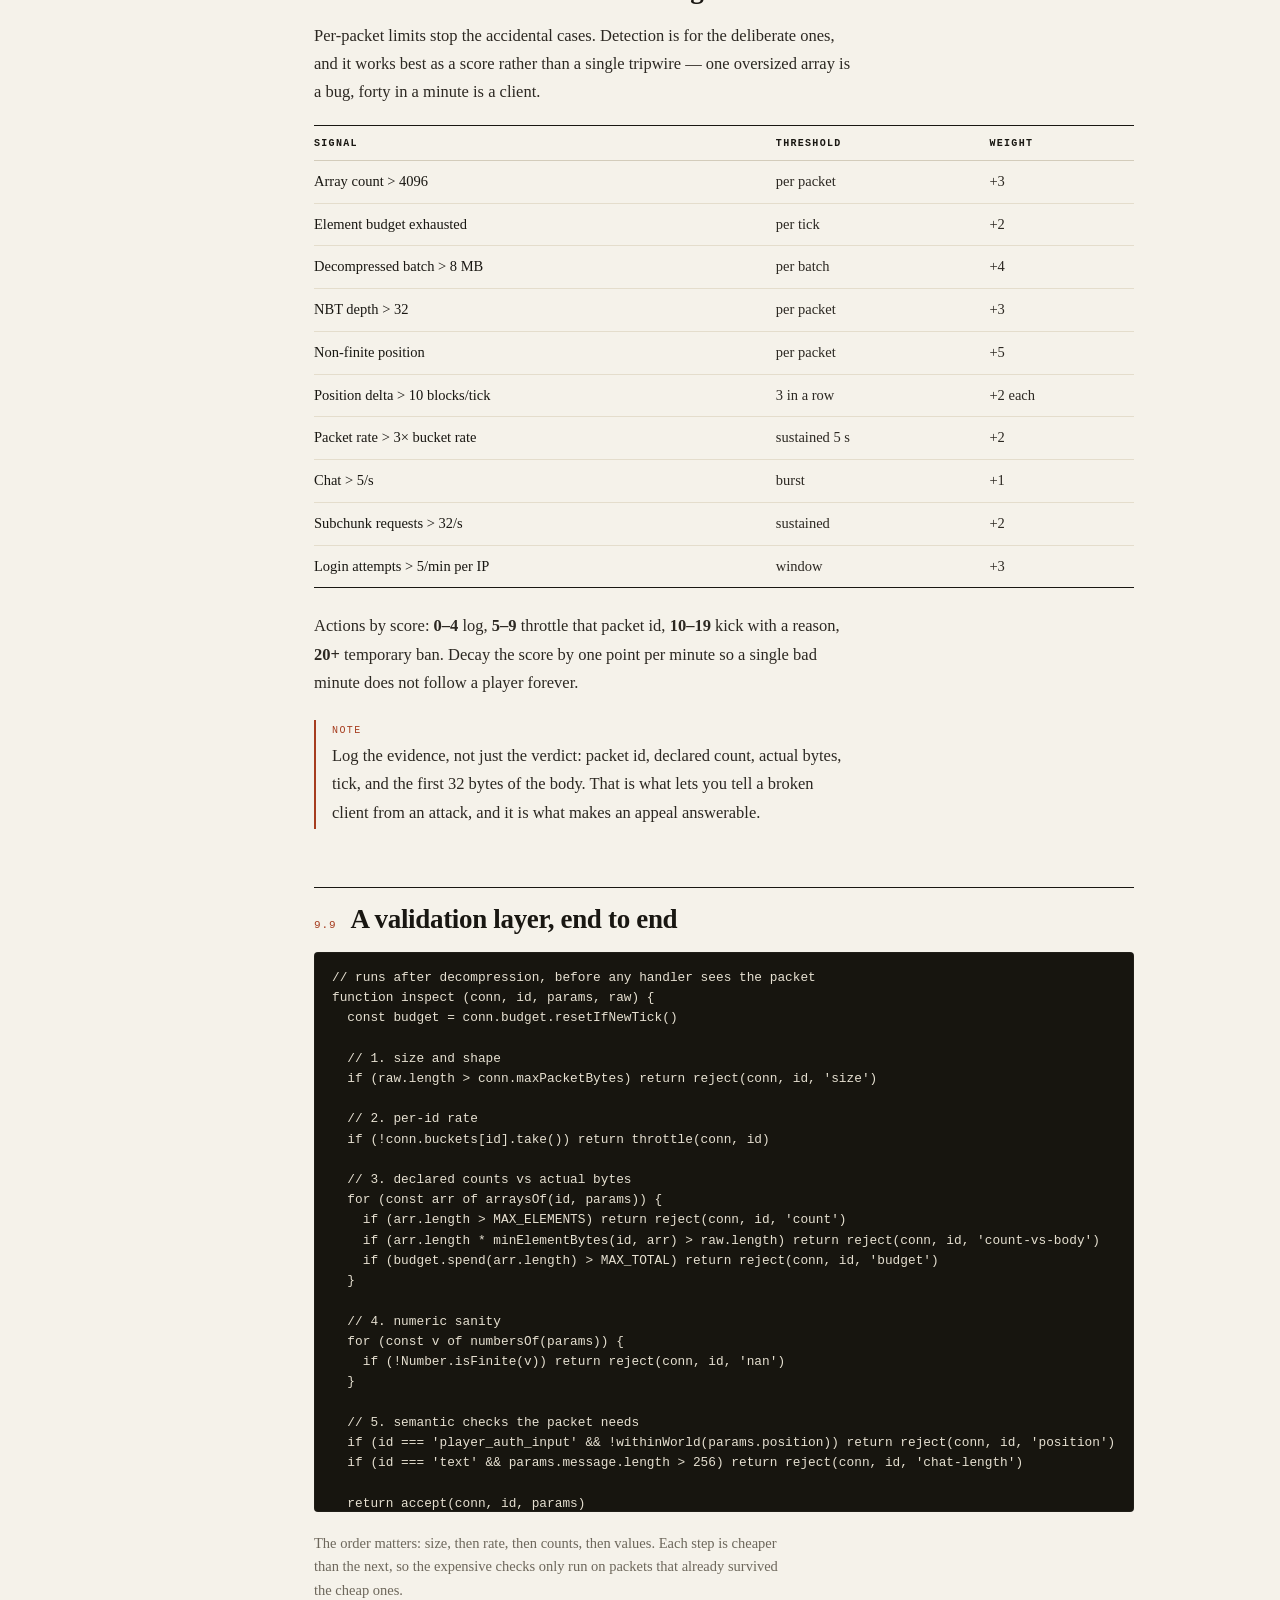
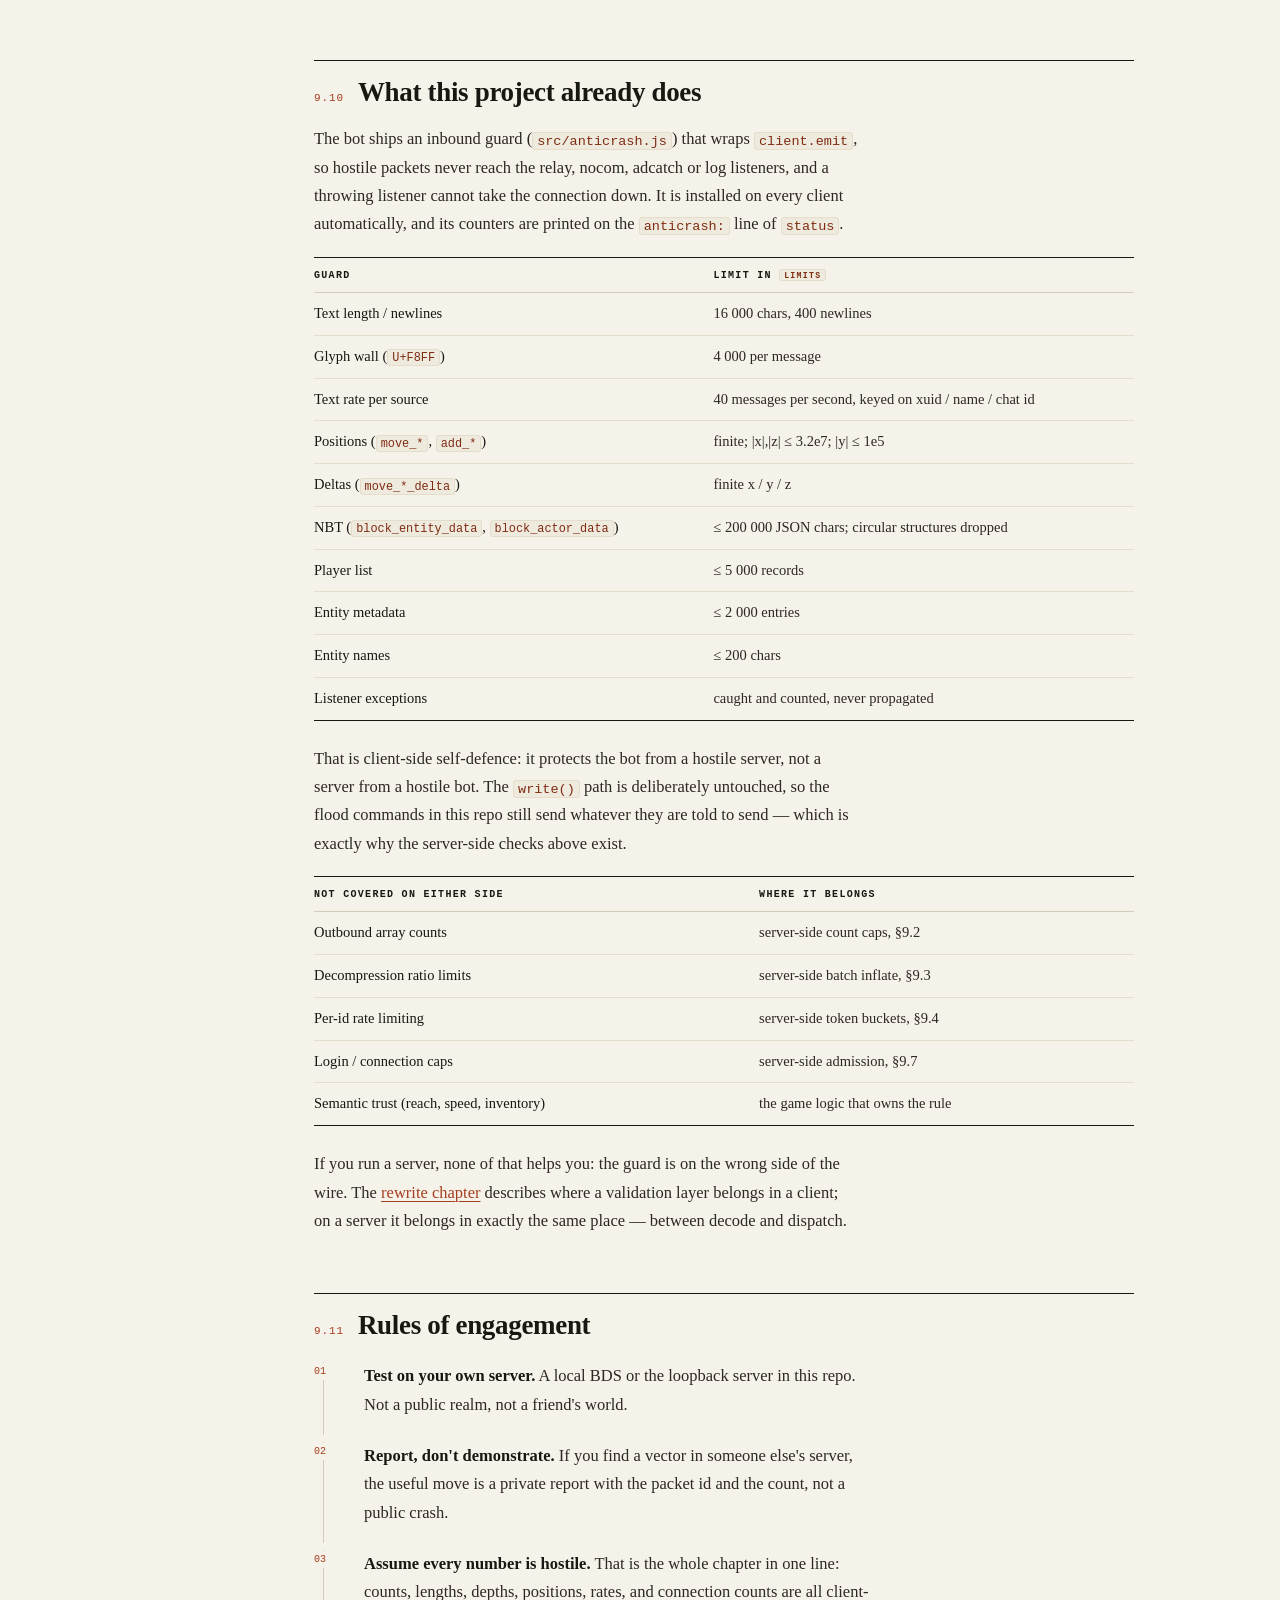
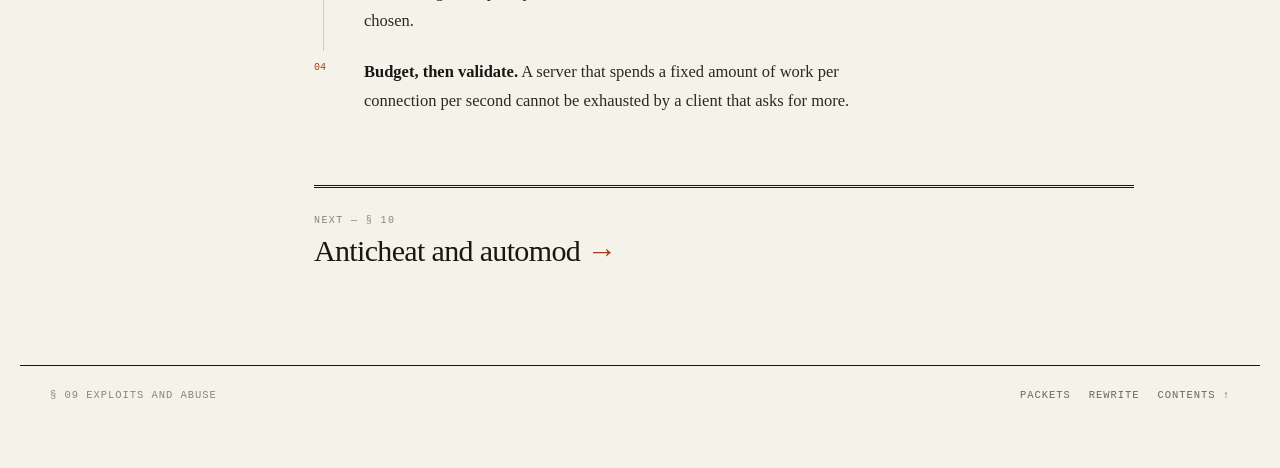
<file: exploits.html>
<!DOCTYPE html>
<html lang="en">
<head>
<meta charset="utf-8">
<script>(function(){try{var t=localStorage.getItem('bd-theme');if(!t){t=window.matchMedia('(prefers-color-scheme: dark)').matches?'dark':'light'}document.documentElement.dataset.theme=t}catch(e){}})()</script>
<meta name="viewport" content="width=device-width, initial-scale=1">
<title>Exploits and abuse · Bedrock protocol notes</title>
<meta name="description" content="How Bedrock packets are abused for resource exhaustion, and the validation, budgets and detection rules a server or anticheat needs to stop it.">
<link rel="stylesheet" href="assets/style.css">
</head>
<body>

<header class="top">
  <a class="brand" href="index.html"><span class="mark"></span> bedrock / protocol notes</a>
  <span class="crumb">§ 09 — <b>Exploits and abuse</b></span>
  <button class="theme-toggle" id="theme-toggle" type="button" aria-pressed="false">dark</button>
  <span class="ver">1.26.60 · proto 2225</span>
</header>

<div class="shell">
  <nav class="rail">
    <div class="rail-head">Contents</div>
    <ol>
      <li><a href="index.html"><span class="n">01</span> Overview</a></li>
      <li><a href="packets.html"><span class="n">02</span> Packet reference</a></li>
      <li><a href="messages.html"><span class="n">03</span> Sending messages</a></li>
      <li><a href="movement.html"><span class="n">04</span> Movement</a></li>
      <li><a href="auth.html"><span class="n">05</span> Authentication</a></li>
      <li><a href="nethernet.html"><span class="n">06</span> NetherNet</a></li>
      <li><a href="engine.html"><span class="n">07</span> bedrockx engine</a></li>
      <li><a href="rewrite.html"><span class="n">08</span> Rewriting the client</a></li>
      <li><a href="exploits.html" class="active"><span class="n">09</span> Exploits and abuse</a></li>
      <li><a href="automod.html"><span class="n">10</span> Anticheat and automod</a></li>
    </ol>
    <div class="rail-note">
      Written from the server's side. Every class here is described by the field that
      makes it expensive and the check that makes it cheap to reject.
    </div>
  </nav>

  <main>

    <section class="hero">
      <p class="eyebrow">Chapter nine</p>
      <h1>Exploits and abuse</h1>
      <p class="lede">
        Bedrock trusts the client with a lot: positions, counts, NBT, inventory. Every one of
        those is a number the client chooses, and every number is a place a server can be made
        to allocate, loop or decompress on demand. This chapter is the catalogue — and the
        validation that turns each one into a cheap rejection.
      </p>
    </section>

    <div class="warn">
      <p>
        This is defensive documentation for servers you own or operate. Running any of it against
        someone else's realm is a terms-of-service violation and, depending on where you live,
        computer-misuse territory. The attack side is described at the level of "which field is
        trusted", not as copy-paste payloads.
      </p>
    </div>

    <h2 id="model"><span class="n">9.1</span> Threat model</h2>

    <p>
      A Bedrock server has to accept a batch of packets, decompress it, decode it, and act on it —
      all before it knows whether the client is honest. The cost of that work is chosen by the
      client. So the security model is not "is this packet allowed?" but "how much work is this
      connection allowed to cause per second, and what is the cheapest way to refuse the rest?"
    </p>

    <div class="table-wrap">
      <table>
        <thead><tr><th>Axis</th><th>Chosen by the client</th><th>Cheapest defence</th></tr></thead>
        <tbody>
          <tr><td>Bytes</td><td>batch size, compression ratio</td><td>cap decompressed size and ratio before decoding</td></tr>
          <tr><td>Elements</td><td>array counts in almost every packet</td><td>cap counts, and cap total elements per tick</td></tr>
          <tr><td>Nodes</td><td>NBT depth, list lengths, string lengths</td><td>depth/size budget while parsing, not after</td></tr>
          <tr><td>Ticks</td><td>packet rate, per id</td><td>token buckets per packet id, not one global limit</td></tr>
          <tr><td>Connections</td><td>how many sockets, how fast they log in</td><td>per-IP and per-account caps, handshake deadlines</td></tr>
        </tbody>
      </table>
    </div>

    <h2 id="arrays"><span class="n">9.2</span> Array-length abuse</h2>

    <p>
      This is the big one, and it is why the <a href="packets.html">packet reference</a> marks
      every counted array. A <code>varint</code> count is 1–5 bytes and can claim up to
      2<sup>31</sup>−1 elements. If the server allocates from the count before reading the body,
      a 6-byte packet asks for gigabytes. If it loops from the count, a truncated body makes it
      spin until the read fails.
    </p>

    <div class="table-wrap">
      <table>
        <thead><tr><th>Packet</th><th>Array</th><th>Why it is expensive</th></tr></thead>
        <tbody>
          <tr><td><code>crafting_data</code></td><td>9 recipe lists</td><td>Each element is a full recipe object; nine counts multiply.</td></tr>
          <tr><td><code>unlocked_recipes</code></td><td><code>recipes</code></td><td>One string per element, no per-element validation in most implementations.</td></tr>
          <tr><td><code>update_soft_enum</code></td><td><code>values</code></td><td>Strings, re-sent on every change.</td></tr>
          <tr><td><code>player_fog</code></td><td><code>stack</code></td><td>Identifier strings, cheap per element, huge in bulk.</td></tr>
          <tr><td><code>sync_entity_property</code></td><td>NBT property list</td><td>Count × NBT parse cost.</td></tr>
          <tr><td><code>available_commands</code></td><td>enums, subcommands, overloads</td><td>Nested arrays: counts multiply at every level.</td></tr>
          <tr><td><code>client_cache_blob_status</code></td><td><code>missing</code>, <code>have</code></td><td>Two <code>lu64</code> arrays; 8 bytes each, no semantic limit.</td></tr>
          <tr><td><code>map_info_request</code></td><td><code>client_pixels</code></td><td>Fixed 4-byte count, then raw pixel data.</td></tr>
          <tr><td><code>subchunk_request</code></td><td>origin/offset lists</td><td>Each entry triggers world lookups.</td></tr>
        </tbody>
      </table>
    </div>

    <h3>What the check looks like</h3>

    <pre><code>// reject before allocating, not after
const MAX_ELEMENTS = 4096          // per array
const MAX_TOTAL    = 16384         // per packet, summed over every array

function checkCount (count, remainingBytes, minElementBytes, budget) {
  if (!Number.isInteger(count) || count &lt; 0) throw new BadPacket('count')
  if (count &gt; MAX_ELEMENTS) throw new BadPacket('count too large')
  if (count * minElementBytes &gt; remainingBytes) throw new BadPacket('count exceeds body')
  if (budget.spend(count) &gt; MAX_TOTAL) throw new BadPacket('element budget')
}</code></pre>

    <div class="note">
      <p>
        <code>count × minElementBytes &gt; remainingBytes</code> is the single most effective line
        here: an empty string still costs one byte, so a count that cannot possibly fit in the
        remaining buffer is a lie, and you can reject it without reading a single element.
      </p>
    </div>

    <h2 id="nbt"><span class="n">9.3</span> NBT and compression bombs</h2>

    <p>
      NBT is self-describing and recursive, which makes it a parser stress test: deep nesting
      blows the stack, wide lists blow memory, and long strings blow both. The same packet can
      also arrive compressed, where a few kilobytes of deflate expand to hundreds of megabytes.
    </p>

    <div class="table-wrap">
      <table>
        <thead><tr><th>Vector</th><th>Where</th><th>Limit that stops it</th></tr></thead>
        <tbody>
          <tr><td>Deep compound nesting</td><td><code>set_entity_data</code>, <code>block_entity_data</code>, item NBT</td><td>depth ≤ 32, reject on the 33rd open tag</td></tr>
          <tr><td>Huge list tags</td><td><code>sync_entity_property</code>, <code>level_chunk</code> block entities</td><td>total nodes ≤ 100k per packet, list length ≤ 4096</td></tr>
          <tr><td>Long strings</td><td>any <code>string</code> field</td><td>length ≤ 32k, and ≤ remaining bytes</td></tr>
          <tr><td>Deflate bomb</td><td>the batch itself</td><td>inflate with a hard output cap (8 MB) and a ratio cap (200:1)</td></tr>
          <tr><td>Repeated identical NBT</td><td>entity metadata updates</td><td>hash and dedupe per tick; charge the budget once</td></tr>
        </tbody>
      </table>
    </div>

    <pre><code>// streaming inflate with a ceiling — never inflate into an unbounded buffer
const MAX_BATCH = 8 * 1024 * 1024

function inflateCapped (buf, max = MAX_BATCH) {
  const out = []
  let total = 0
  const stream = zlib.createInflateRaw()
  stream.on('data', (chunk) =&gt; {
    total += chunk.length
    if (total &gt; max) { stream.destroy(new Error('batch too large')); return }
    out.push(chunk)
  })
  // …pipe buf, await end, then Buffer.concat(out)
}</code></pre>

    <h2 id="floods"><span class="n">9.4</span> Packet-rate abuse</h2>

    <p>
      A flood is not one big packet — it is thousands of legal ones. The defence is a token
      bucket per packet id, because the acceptable rate for <code>player_auth_input</code>
      (20/s) is nothing like the rate for <code>subchunk_request</code> (a few per second) or
      <code>text</code> (a couple per second).
    </p>

    <div class="table-wrap">
      <table>
        <thead><tr><th>Packet</th><th>Reasonable sustained rate</th><th>Why a cap matters</th></tr></thead>
        <tbody>
          <tr><td><code>player_auth_input</code></td><td>20/s (one per tick)</td><td>Each one runs movement simulation and collision checks.</td></tr>
          <tr><td><code>subchunk_request</code></td><td>4–8/s, burst 16</td><td>Each triggers chunk generation or disk reads.</td></tr>
          <tr><td><code>text</code></td><td>2/s, burst 5</td><td>Chat relay, logging, and every plugin listening.</td></tr>
          <tr><td><code>command_request</code></td><td>2/s</td><td>Command parsing plus output generation.</td></tr>
          <tr><td><code>inventory_transaction</code></td><td>10/s</td><td>Inventory validation and item NBT.</td></tr>
          <tr><td><code>interact</code></td><td>10/s</td><td>Entity/block lookups and reach checks.</td></tr>
          <tr><td><code>client_cache_blob_status</code></td><td>1/s</td><td>Two unbounded arrays per packet.</td></tr>
          <tr><td><code>map_info_request</code></td><td>1/s</td><td>Pixel arrays and map rendering.</td></tr>
        </tbody>
      </table>
    </div>

    <pre><code>class Bucket {
  constructor (rate, burst) { this.rate = rate; this.burst = burst; this.tokens = burst; this.last = Date.now() }
  take (n = 1) {
    const now = Date.now()
    this.tokens = Math.min(this.burst, this.tokens + ((now - this.last) / 1000) * this.rate)
    this.last = now
    if (this.tokens &lt; n) return false
    this.tokens -= n
    return true
  }
}

// one bucket per id, plus a global byte budget per second
if (!buckets[id].take()) return throttle(conn, id)</code></pre>

    <h2 id="position"><span class="n">9.5</span> Position and movement</h2>

    <p>
      Movement is client-authoritative, so the position in <code>player_auth_input</code> is
      whatever the client says. The classic abuses are NaN/Infinity (which poison every
      distance and collision calculation downstream), absurd coordinates, and teleport-sized
      deltas.
    </p>

    <div class="table-wrap">
      <table>
        <thead><tr><th>Check</th><th>Rule</th><th>Failure</th></tr></thead>
        <tbody>
          <tr><td>Finiteness</td><td><code>Number.isFinite(x/y/z)</code> on every position and velocity</td><td>drop packet, count strike</td></tr>
          <tr><td>World bounds</td><td>|x|,|z| ≤ 30 000 000; y within build limits ± margin</td><td>clamp or kick</td></tr>
          <tr><td>Delta per tick</td><td>≤ 10 blocks horizontal, ≤ 20 vertical (vanilla is far lower)</td><td>rubber-band, then kick on repeat</td></tr>
          <tr><td>Ground state</td><td><code>on_ground</code> must agree with the block below</td><td>correct it, don't trust it</td></tr>
          <tr><td>Teleport cause</td><td>only accept <code>move_player</code> teleports the server itself initiated</td><td>ignore client-claimed teleports</td></tr>
        </tbody>
      </table>
    </div>

    <p class="small muted">
      The <a href="movement.html">movement chapter</a> covers the packet fields; this is the
      server-side half of the same conversation.
    </p>

    <h2 id="chat"><span class="n">9.6</span> Chat, commands, inventory</h2>

    <div class="table-wrap">
      <table>
        <thead><tr><th>Abuse</th><th>Field</th><th>Mitigation</th></tr></thead>
        <tbody>
          <tr><td>Chat flood</td><td><code>text.message</code></td><td>2/s bucket, 256-char cap, mute after N violations</td></tr>
          <tr><td>Formatting spam</td><td><code>§</code> codes in <code>message</code></td><td>cap consecutive codes, strip on relay, limit total length after stripping</td></tr>
          <tr><td>Translation bomb</td><td><code>text.parameters[]</code></td><td>≤ 16 parameters, each ≤ 256 chars</td></tr>
          <tr><td>JSON text bomb</td><td><code>json</code>/<code>json_announcement</code> bodies</td><td>parse with depth/size limits, reject unknown keys</td></tr>
          <tr><td>Command spam</td><td><code>command_request.command</code></td><td>2/s, length cap, permission check by <code>origin.type</code></td></tr>
          <tr><td>Origin spoofing</td><td><code>origin.type: automationplayer</code></td><td>treat automation origins as unprivileged; never map them to an operator</td></tr>
          <tr><td>Output amplification</td><td><code>command_output</code></td><td>cap lines and bytes returned per request</td></tr>
          <tr><td>Inventory bombs</td><td><code>inventory_transaction.actions[]</code></td><td>≤ 64 actions, validate slot ranges, item ids against the registry, NBT caps</td></tr>
          <tr><td>Negative / overflow counts</td><td>stack counts, <code>lu32</code> lengths</td><td>range-check every numeric field at decode time</td></tr>
        </tbody>
      </table>
    </div>

    <h2 id="transport"><span class="n">9.7</span> Transport and login</h2>

    <ul>
      <li><b>Connection floods.</b> Cap concurrent sockets per IP and per account, and give every
        handshake a deadline (10 s to <code>login</code>, 30 s to spawn). Idle sockets are the
        cheapest way to exhaust a server's memory.</li>
      <li><b>Login bombs.</b> A <code>login</code> with a forged identity chain or a mismatched
        protocol version should be rejected before any world state is allocated. Verify the
        chain, not just its presence.</li>
      <li><b>NetherNet signalling.</b> The signalling socket is authenticated, but the messages
        inside are not: rate-limit <code>CONNECTREQUEST</code> and <code>CANDIDATEADD</code> per
        account, cap concurrent peer connections, and drop candidates that are not
        <code>srflx</code>/<code>relay</code> if you do not need host candidates.</li>
      <li><b>Discovery floods.</b> UDP 7551 is unauthenticated and spoofable. Rate-limit replies,
        never allocate per-request state, and treat the advertisement as untrusted input.</li>
      <li><b>Replay.</b> The identity assertion binds the SDP fingerprint to the session token;
        a captured assertion is useless without the matching DTLS key, but a captured
        <em>token</em> is not — rotate and expire them.</li>
    </ul>

    <h2 id="detect"><span class="n">9.8</span> Detection that is worth running</h2>

    <p>
      Per-packet limits stop the accidental cases. Detection is for the deliberate ones, and it
      works best as a score rather than a single tripwire — one oversized array is a bug, forty
      in a minute is a client.
    </p>

    <div class="table-wrap">
      <table>
        <thead><tr><th>Signal</th><th>Threshold</th><th>Weight</th></tr></thead>
        <tbody>
          <tr><td>Array count &gt; 4096</td><td>per packet</td><td>+3</td></tr>
          <tr><td>Element budget exhausted</td><td>per tick</td><td>+2</td></tr>
          <tr><td>Decompressed batch &gt; 8 MB</td><td>per batch</td><td>+4</td></tr>
          <tr><td>NBT depth &gt; 32</td><td>per packet</td><td>+3</td></tr>
          <tr><td>Non-finite position</td><td>per packet</td><td>+5</td></tr>
          <tr><td>Position delta &gt; 10 blocks/tick</td><td>3 in a row</td><td>+2 each</td></tr>
          <tr><td>Packet rate &gt; 3× bucket rate</td><td>sustained 5 s</td><td>+2</td></tr>
          <tr><td>Chat &gt; 5/s</td><td>burst</td><td>+1</td></tr>
          <tr><td>Subchunk requests &gt; 32/s</td><td>sustained</td><td>+2</td></tr>
          <tr><td>Login attempts &gt; 5/min per IP</td><td>window</td><td>+3</td></tr>
        </tbody>
      </table>
    </div>

    <p>
      Actions by score: <b>0–4</b> log, <b>5–9</b> throttle that packet id, <b>10–19</b> kick with
      a reason, <b>20+</b> temporary ban. Decay the score by one point per minute so a single bad
      minute does not follow a player forever.
    </p>

    <div class="note">
      <p>
        Log the evidence, not just the verdict: packet id, declared count, actual bytes, tick,
        and the first 32 bytes of the body. That is what lets you tell a broken client from an
        attack, and it is what makes an appeal answerable.
      </p>
    </div>

    <h2 id="middleware"><span class="n">9.9</span> A validation layer, end to end</h2>

    <pre><code>// runs after decompression, before any handler sees the packet
function inspect (conn, id, params, raw) {
  const budget = conn.budget.resetIfNewTick()

  // 1. size and shape
  if (raw.length &gt; conn.maxPacketBytes) return reject(conn, id, 'size')

  // 2. per-id rate
  if (!conn.buckets[id].take()) return throttle(conn, id)

  // 3. declared counts vs actual bytes
  for (const arr of arraysOf(id, params)) {
    if (arr.length &gt; MAX_ELEMENTS) return reject(conn, id, 'count')
    if (arr.length * minElementBytes(id, arr) &gt; raw.length) return reject(conn, id, 'count-vs-body')
    if (budget.spend(arr.length) &gt; MAX_TOTAL) return reject(conn, id, 'budget')
  }

  // 4. numeric sanity
  for (const v of numbersOf(params)) {
    if (!Number.isFinite(v)) return reject(conn, id, 'nan')
  }

  // 5. semantic checks the packet needs
  if (id === 'player_auth_input' &amp;&amp; !withinWorld(params.position)) return reject(conn, id, 'position')
  if (id === 'text' &amp;&amp; params.message.length &gt; 256) return reject(conn, id, 'chat-length')

  return accept(conn, id, params)
}</code></pre>

    <p class="small muted">
      The order matters: size, then rate, then counts, then values. Each step is cheaper than the
      next, so the expensive checks only run on packets that already survived the cheap ones.
    </p>

    <h2 id="thisrepo"><span class="n">9.10</span> What this project already does</h2>

    <p>
      The bot ships an inbound guard (<code>src/anticrash.js</code>) that wraps
      <code>client.emit</code>, so hostile packets never reach the relay, nocom, adcatch or log
      listeners, and a throwing listener cannot take the connection down. It is installed on
      every client automatically, and its counters are printed on the <code>anticrash:</code>
      line of <code>status</code>.
    </p>

    <div class="table-wrap">
      <table>
        <thead><tr><th>Guard</th><th>Limit in <code>LIMITS</code></th></tr></thead>
        <tbody>
          <tr><td>Text length / newlines</td><td>16 000 chars, 400 newlines</td></tr>
          <tr><td>Glyph wall (<code>U+F8FF</code>)</td><td>4 000 per message</td></tr>
          <tr><td>Text rate per source</td><td>40 messages per second, keyed on xuid / name / chat id</td></tr>
          <tr><td>Positions (<code>move_*</code>, <code>add_*</code>)</td><td>finite; |x|,|z| ≤ 3.2e7; |y| ≤ 1e5</td></tr>
          <tr><td>Deltas (<code>move_*_delta</code>)</td><td>finite x / y / z</td></tr>
          <tr><td>NBT (<code>block_entity_data</code>, <code>block_actor_data</code>)</td><td>≤ 200 000 JSON chars; circular structures dropped</td></tr>
          <tr><td>Player list</td><td>≤ 5 000 records</td></tr>
          <tr><td>Entity metadata</td><td>≤ 2 000 entries</td></tr>
          <tr><td>Entity names</td><td>≤ 200 chars</td></tr>
          <tr><td>Listener exceptions</td><td>caught and counted, never propagated</td></tr>
        </tbody>
      </table>
    </div>

    <p>
      That is client-side self-defence: it protects the bot from a hostile server, not a server
      from a hostile bot. The <code>write()</code> path is deliberately untouched, so the flood
      commands in this repo still send whatever they are told to send — which is exactly why the
      server-side checks above exist.
    </p>

    <div class="table-wrap">
      <table>
        <thead><tr><th>Not covered on either side</th><th>Where it belongs</th></tr></thead>
        <tbody>
          <tr><td>Outbound array counts</td><td>server-side count caps, §9.2</td></tr>
          <tr><td>Decompression ratio limits</td><td>server-side batch inflate, §9.3</td></tr>
          <tr><td>Per-id rate limiting</td><td>server-side token buckets, §9.4</td></tr>
          <tr><td>Login / connection caps</td><td>server-side admission, §9.7</td></tr>
          <tr><td>Semantic trust (reach, speed, inventory)</td><td>the game logic that owns the rule</td></tr>
        </tbody>
      </table>
    </div>

    <p>
      If you run a server, none of that helps you: the guard is on the wrong side of the wire.
      The <a href="rewrite.html">rewrite chapter</a> describes where a validation layer belongs in
      a client; on a server it belongs in exactly the same place — between decode and dispatch.
    </p>

    <h2 id="rules"><span class="n">9.11</span> Rules of engagement</h2>

    <ol class="steps">
      <li><b>Test on your own server.</b> A local BDS or the loopback server in this repo. Not a
        public realm, not a friend's world.</li>
      <li><b>Report, don't demonstrate.</b> If you find a vector in someone else's server, the
        useful move is a private report with the packet id and the count, not a public crash.</li>
      <li><b>Assume every number is hostile.</b> That is the whole chapter in one line: counts,
        lengths, depths, positions, rates, and connection counts are all client-chosen.</li>
      <li><b>Budget, then validate.</b> A server that spends a fixed amount of work per
        connection per second cannot be exhausted by a client that asks for more.</li>
    </ol>

  </main>
</div>

<footer>
  <span>§ 09 exploits and abuse</span>
  <span class="spacer"></span>
  <a href="packets.html">packets</a>
  <a href="rewrite.html">rewrite</a>
  <a href="index.html">contents ↑</a>
</footer>

<script src="assets/protocol-data.js"></script>
<script src="assets/app.js"></script>
</body>
</html>
</file>
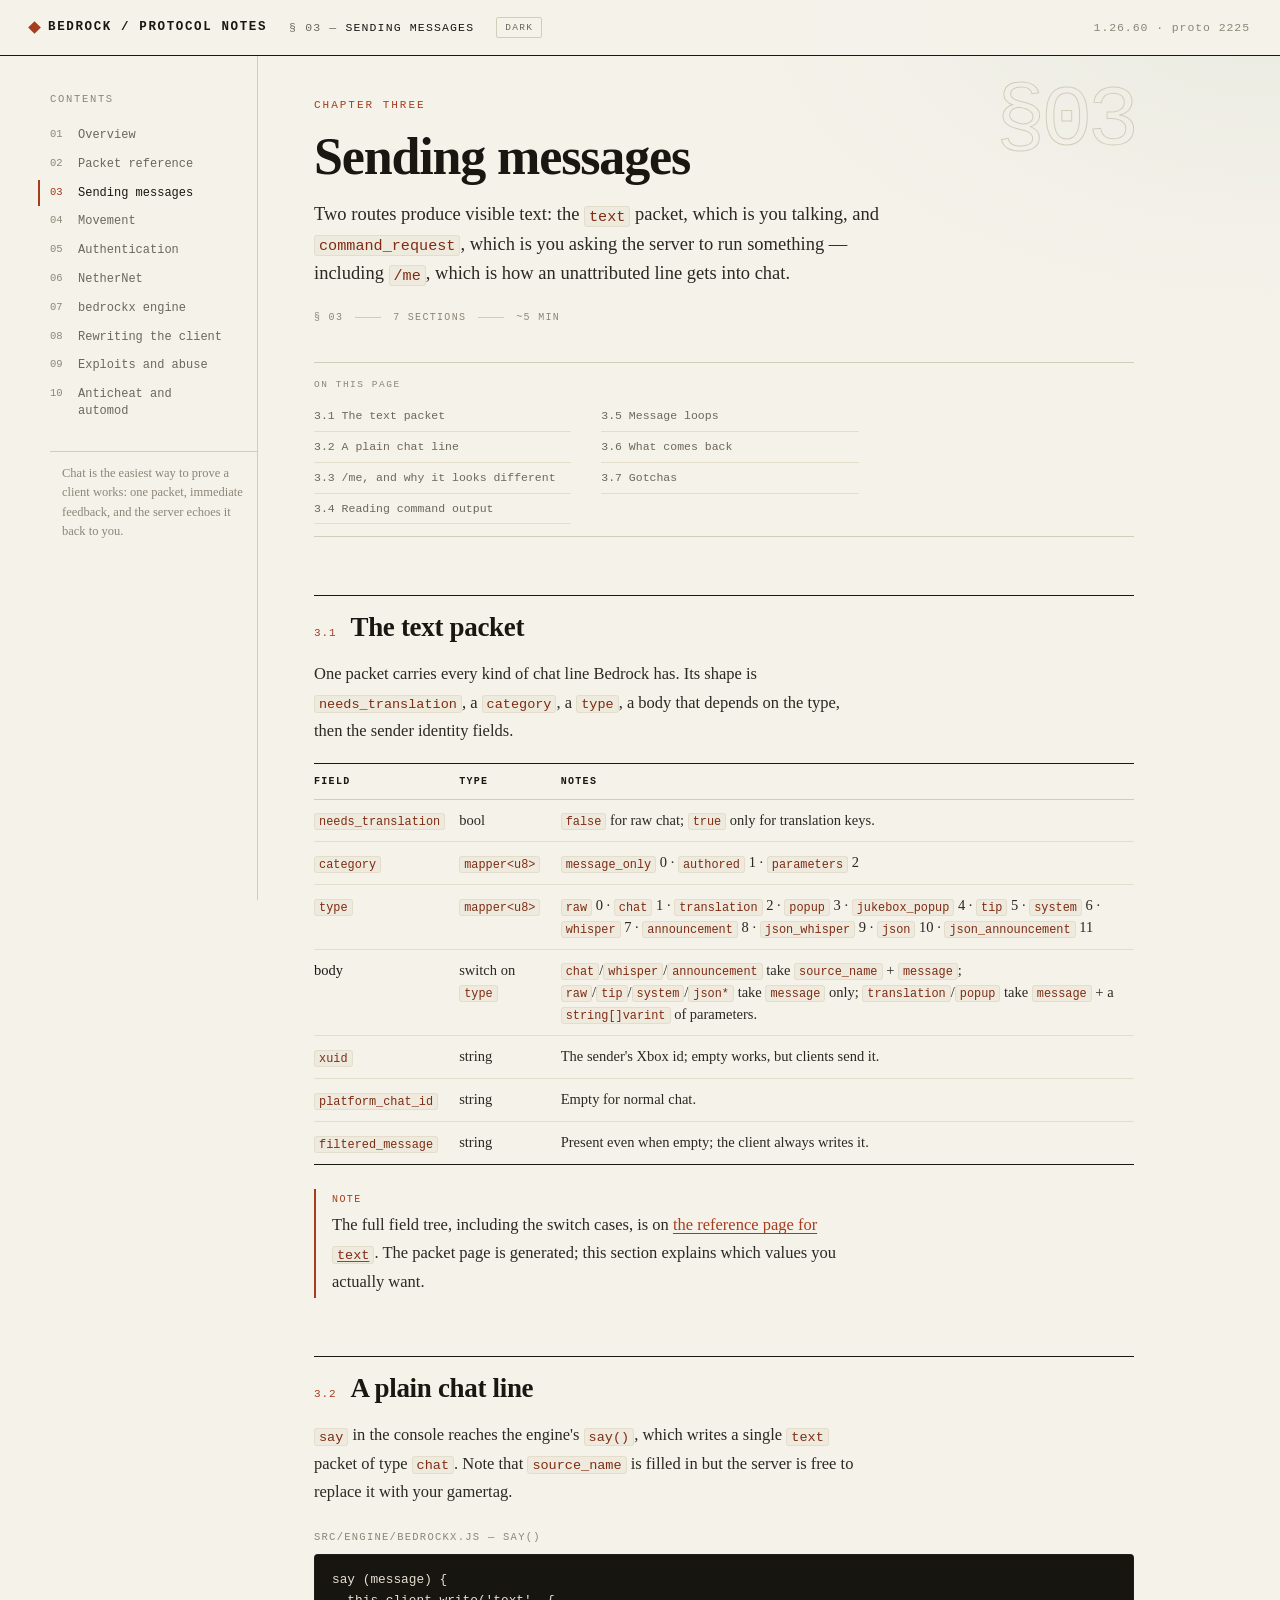
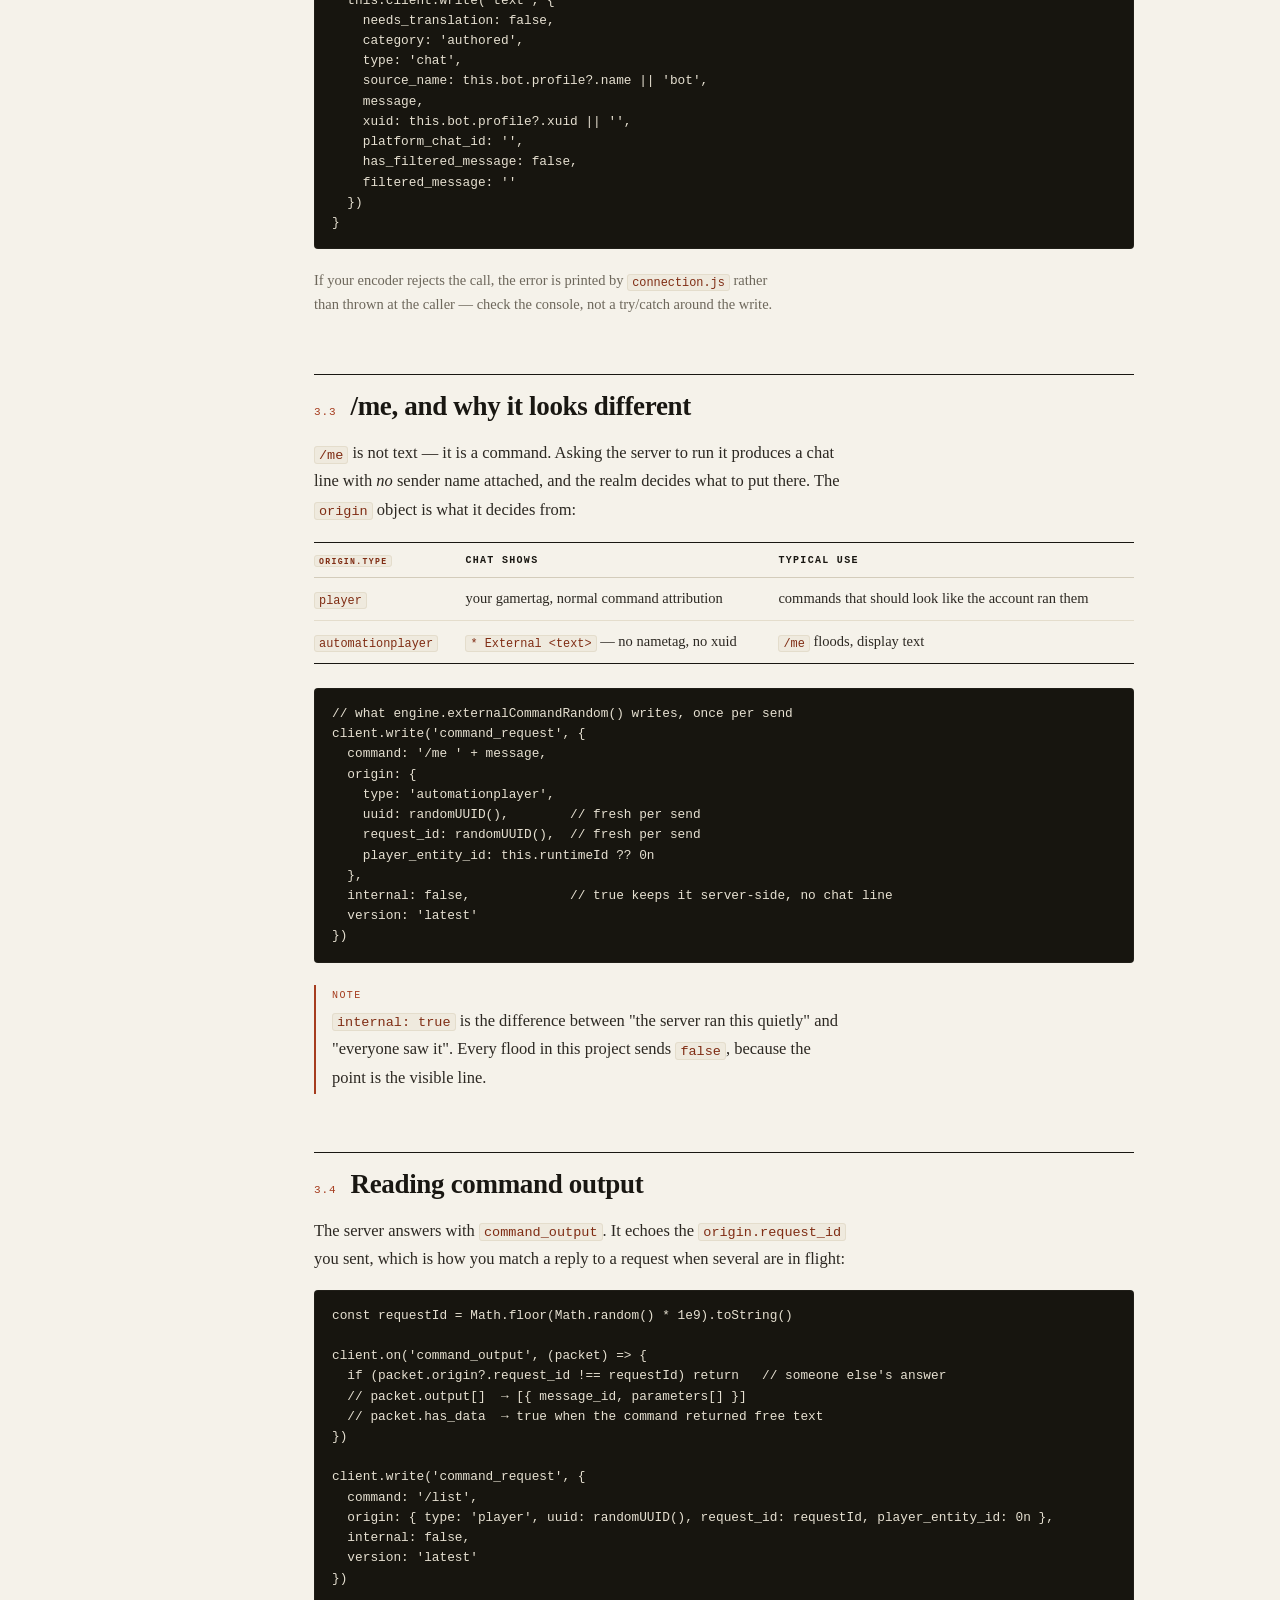
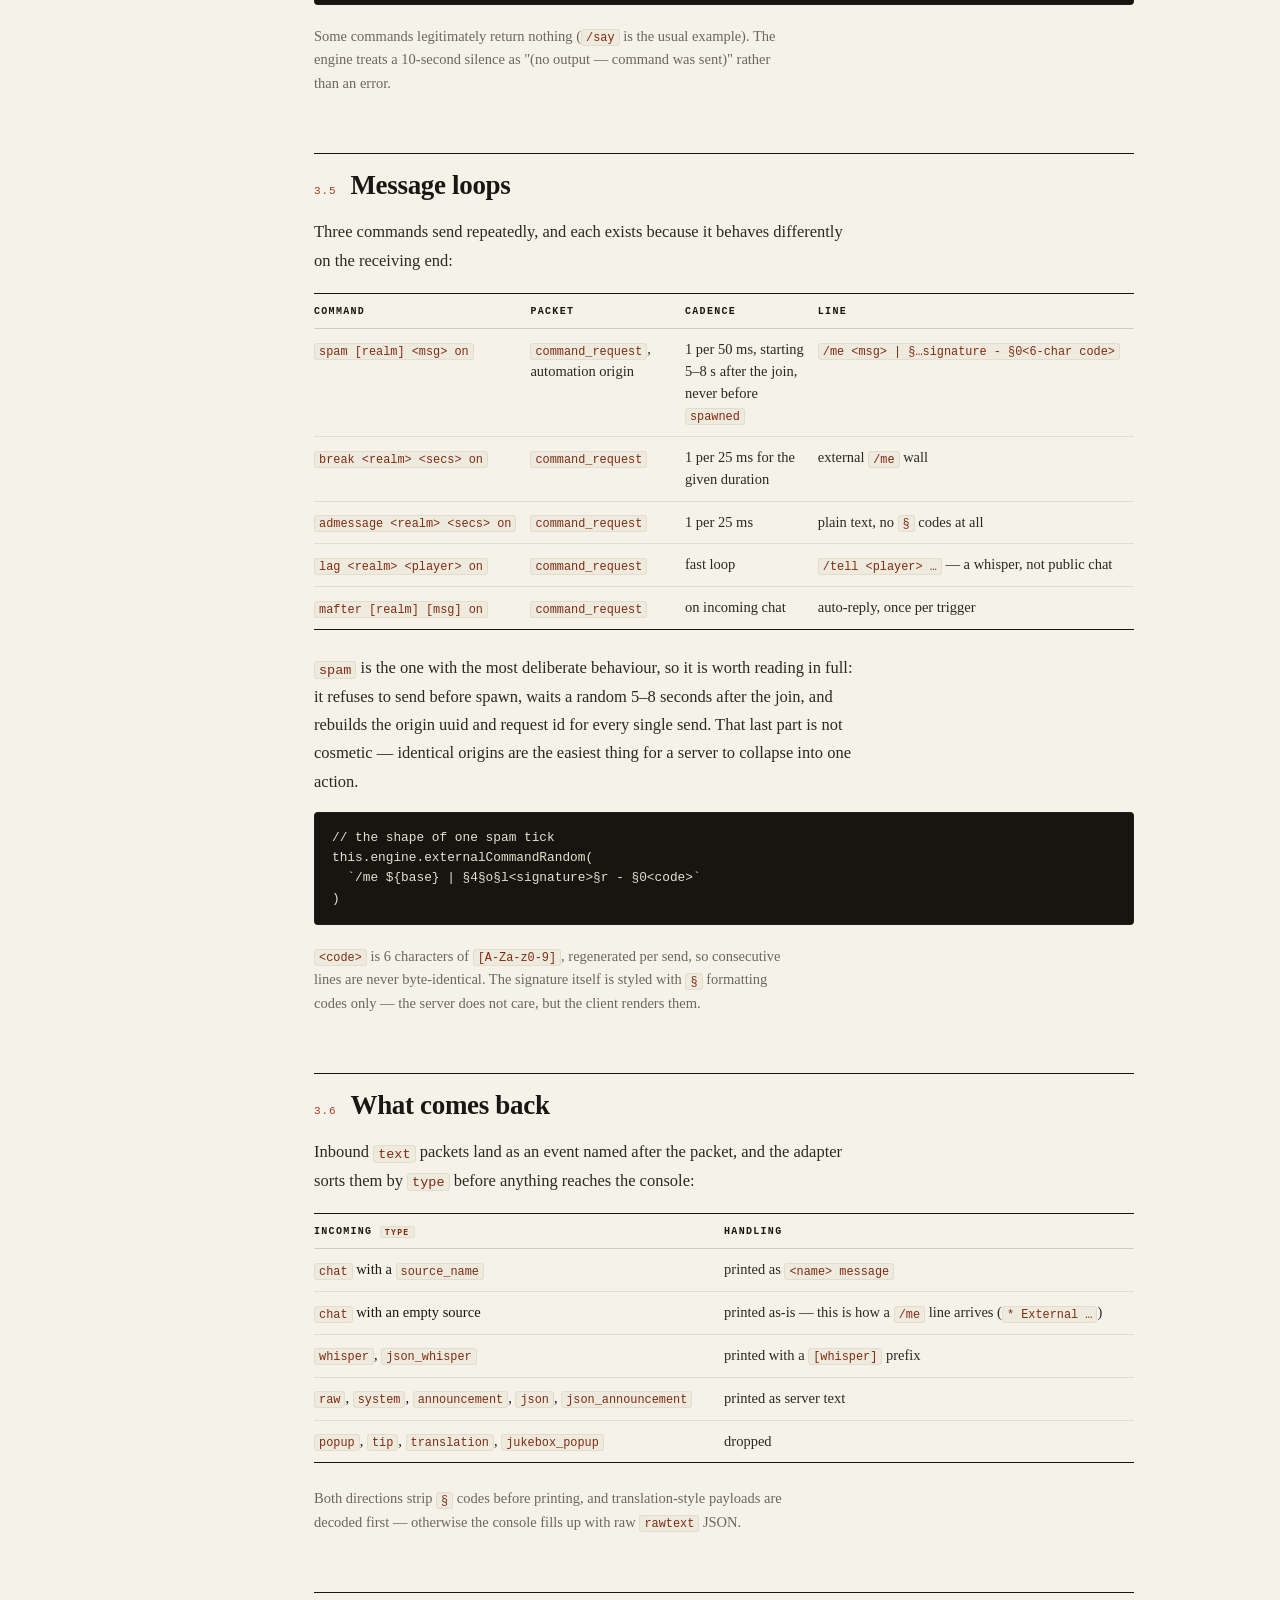
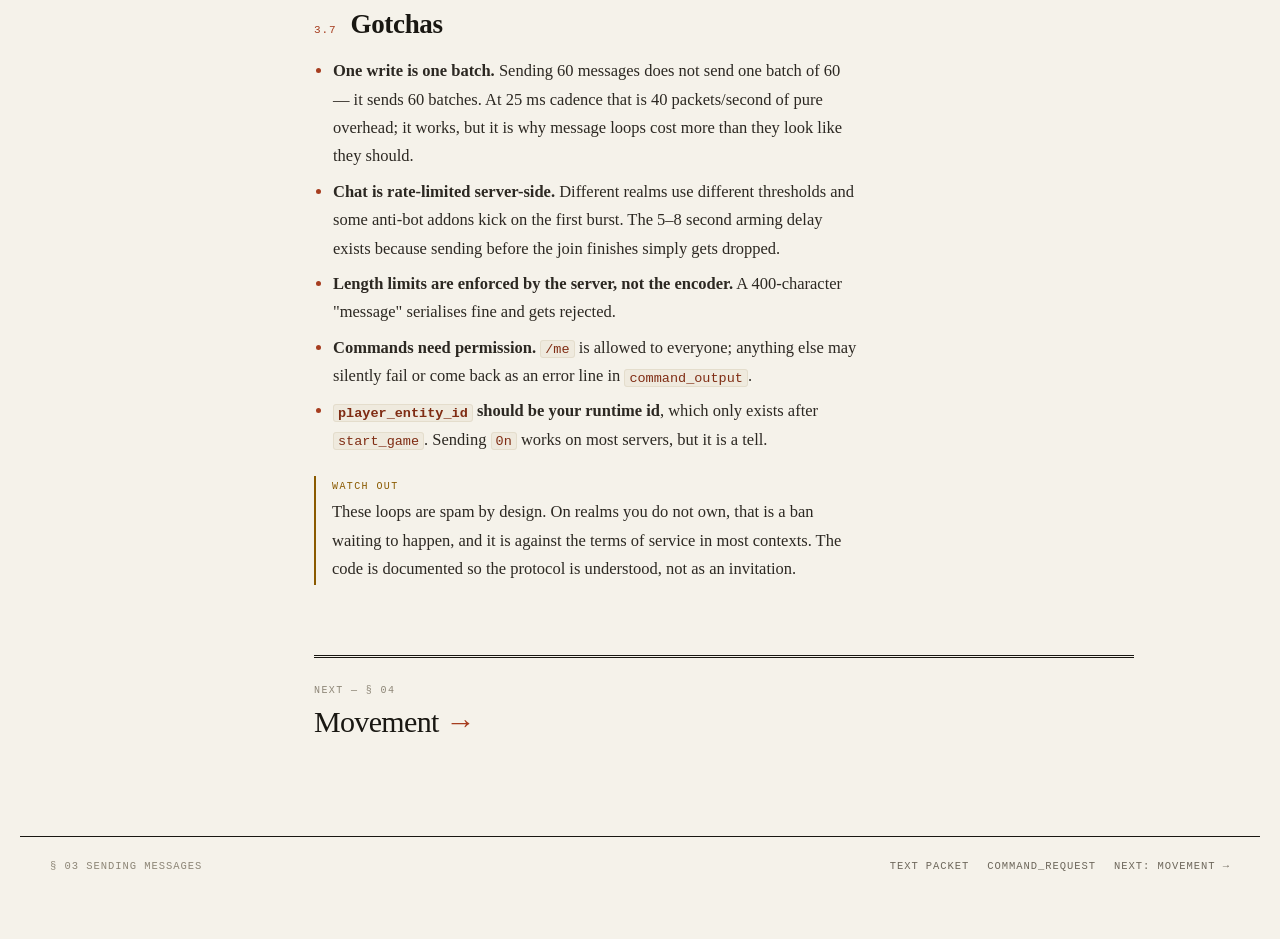
<file: messages.html>
<!DOCTYPE html>
<html lang="en">
<head>
<meta charset="utf-8">
<script>(function(){try{var t=localStorage.getItem('bd-theme');if(!t){t=window.matchMedia('(prefers-color-scheme: dark)').matches?'dark':'light'}document.documentElement.dataset.theme=t}catch(e){}})()</script>
<meta name="viewport" content="width=device-width, initial-scale=1">
<title>Sending messages · Bedrock protocol notes</title>
<meta name="description" content="How Bedrock chat is sent: the text packet, /me through command origins, external delivery, and the message floods this bot implements.">
<link rel="stylesheet" href="assets/style.css">
</head>
<body>

<header class="top">
  <a class="brand" href="index.html"><span class="mark"></span> bedrock / protocol notes</a>
  <span class="crumb">§ 03 — <b>Sending messages</b></span>
  <button class="theme-toggle" id="theme-toggle" type="button" aria-pressed="false">dark</button>
  <span class="ver">1.26.60 · proto 2225</span>
</header>

<div class="shell">
  <nav class="rail">
    <div class="rail-head">Contents</div>
    <ol>
      <li><a href="index.html"><span class="n">01</span> Overview</a></li>
      <li><a href="packets.html"><span class="n">02</span> Packet reference</a></li>
      <li><a href="messages.html" class="active"><span class="n">03</span> Sending messages</a></li>
      <li><a href="movement.html"><span class="n">04</span> Movement</a></li>
      <li><a href="auth.html"><span class="n">05</span> Authentication</a></li>
      <li><a href="nethernet.html"><span class="n">06</span> NetherNet</a></li>
      <li><a href="engine.html"><span class="n">07</span> bedrockx engine</a></li>
      <li><a href="rewrite.html"><span class="n">08</span> Rewriting the client</a></li>
      <li><a href="exploits.html"><span class="n">09</span> Exploits and abuse</a></li>
      <li><a href="automod.html"><span class="n">10</span> Anticheat and automod</a></li>
    </ol>
    <div class="rail-note">
      Chat is the easiest way to prove a client works: one packet, immediate feedback,
      and the server echoes it back to you.
    </div>
  </nav>

  <main>

    <section class="hero">
      <p class="eyebrow">Chapter three</p>
      <h1>Sending messages</h1>
      <p class="lede">
        Two routes produce visible text: the <code>text</code> packet, which is you talking,
        and <code>command_request</code>, which is you asking the server to run something —
        including <code>/me</code>, which is how an unattributed line gets into chat.
      </p>
    </section>

    <h2 id="text"><span class="n">3.1</span> The text packet</h2>

    <p>
      One packet carries every kind of chat line Bedrock has. Its shape is
      <code>needs_translation</code>, a <code>category</code>, a <code>type</code>, a body that depends on
      the type, then the sender identity fields.
    </p>

    <div class="table-wrap">
      <table>
        <thead><tr><th>Field</th><th>Type</th><th>Notes</th></tr></thead>
        <tbody>
          <tr><td><code>needs_translation</code></td><td>bool</td><td><code>false</code> for raw chat; <code>true</code> only for translation keys.</td></tr>
          <tr><td><code>category</code></td><td><code>mapper&lt;u8&gt;</code></td>
            <td><code>message_only</code> 0 · <code>authored</code> 1 · <code>parameters</code> 2</td></tr>
          <tr><td><code>type</code></td><td><code>mapper&lt;u8&gt;</code></td>
            <td><code>raw</code> 0 · <code>chat</code> 1 · <code>translation</code> 2 · <code>popup</code> 3 ·
              <code>jukebox_popup</code> 4 · <code>tip</code> 5 · <code>system</code> 6 ·
              <code>whisper</code> 7 · <code>announcement</code> 8 · <code>json_whisper</code> 9 ·
              <code>json</code> 10 · <code>json_announcement</code> 11</td></tr>
          <tr><td>body</td><td>switch on <code>type</code></td>
            <td><code>chat</code>/<code>whisper</code>/<code>announcement</code> take
              <code>source_name</code> + <code>message</code>; <code>raw</code>/<code>tip</code>/<code>system</code>/<code>json*</code>
              take <code>message</code> only; <code>translation</code>/<code>popup</code> take
              <code>message</code> + a <code>string[]varint</code> of parameters.</td></tr>
          <tr><td><code>xuid</code></td><td>string</td><td>The sender's Xbox id; empty works, but clients send it.</td></tr>
          <tr><td><code>platform_chat_id</code></td><td>string</td><td>Empty for normal chat.</td></tr>
          <tr><td><code>filtered_message</code></td><td>string</td><td>Present even when empty; the client always writes it.</td></tr>
        </tbody>
      </table>
    </div>

    <div class="note">
      <p>
        The full field tree, including the switch cases, is on
        <a href="packets.html#packet/text">the reference page for <code>text</code></a>.
        The packet page is generated; this section explains which values you actually want.
      </p>
    </div>

    <h2 id="say"><span class="n">3.2</span> A plain chat line</h2>

    <p>
      <code>say</code> in the console reaches the engine's <code>say()</code>, which writes a
      single <code>text</code> packet of type <code>chat</code>. Note that <code>source_name</code>
      is filled in but the server is free to replace it with your gamertag.
    </p>

    <div class="code-head">src/engine/bedrockx.js — say() <span class="spacer"></span></div>
    <pre><code>say (message) {
  this.client.write('text', {
    needs_translation: false,
    category: 'authored',
    type: 'chat',
    source_name: this.bot.profile?.name || 'bot',
    message,
    xuid: this.bot.profile?.xuid || '',
    platform_chat_id: '',
    has_filtered_message: false,
    filtered_message: ''
  })
}</code></pre>

    <p class="small muted">
      If your encoder rejects the call, the error is printed by
      <code>connection.js</code> rather than thrown at the caller — check the console, not a
      try/catch around the write.
    </p>

    <h2 id="me"><span class="n">3.3</span> /me, and why it looks different</h2>

    <p>
      <code>/me</code> is not text — it is a command. Asking the server to run it produces a
      chat line with <em>no</em> sender name attached, and the realm decides what to put there.
      The <code>origin</code> object is what it decides from:
    </p>

    <div class="table-wrap">
      <table>
        <thead><tr><th><code>origin.type</code></th><th>Chat shows</th><th>Typical use</th></tr></thead>
        <tbody>
          <tr><td><code>player</code></td><td>your gamertag, normal command attribution</td><td>commands that should look like the account ran them</td></tr>
          <tr><td><code>automationplayer</code></td><td><code>* External &lt;text&gt;</code> — no nametag, no xuid</td><td><code>/me</code> floods, display text</td></tr>
        </tbody>
      </table>
    </div>

    <pre><code>// what engine.externalCommandRandom() writes, once per send
client.write('command_request', {
  command: '/me ' + message,
  origin: {
    type: 'automationplayer',
    uuid: randomUUID(),        // fresh per send
    request_id: randomUUID(),  // fresh per send
    player_entity_id: this.runtimeId ?? 0n
  },
  internal: false,             // true keeps it server-side, no chat line
  version: 'latest'
})</code></pre>

    <div class="note">
      <p>
        <code>internal: true</code> is the difference between "the server ran this quietly" and
        "everyone saw it". Every flood in this project sends <code>false</code>, because the
        point is the visible line.
      </p>
    </div>

    <h2 id="commands"><span class="n">3.4</span> Reading command output</h2>

    <p>
      The server answers with <code>command_output</code>. It echoes the
      <code>origin.request_id</code> you sent, which is how you match a reply to a request when
      several are in flight:
    </p>

    <pre><code>const requestId = Math.floor(Math.random() * 1e9).toString()

client.on('command_output', (packet) =&gt; {
  if (packet.origin?.request_id !== requestId) return   // someone else's answer
  // packet.output[]  → [{ message_id, parameters[] }]
  // packet.has_data  → true when the command returned free text
})

client.write('command_request', {
  command: '/list',
  origin: { type: 'player', uuid: randomUUID(), request_id: requestId, player_entity_id: 0n },
  internal: false,
  version: 'latest'
})</code></pre>

    <p class="small muted">
      Some commands legitimately return nothing (<code>/say</code> is the usual example). The
      engine treats a 10-second silence as "(no output — command was sent)" rather than an error.
    </p>

    <h2 id="loops"><span class="n">3.5</span> Message loops</h2>

    <p>
      Three commands send repeatedly, and each exists because it behaves differently on the
      receiving end:
    </p>

    <div class="table-wrap">
      <table>
        <thead><tr><th>Command</th><th>Packet</th><th>Cadence</th><th>Line</th></tr></thead>
        <tbody>
          <tr>
            <td><code>spam [realm] &lt;msg&gt; on</code></td>
            <td><code>command_request</code>, automation origin</td>
            <td>1 per 50 ms, starting 5–8 s after the join, never before <code>spawned</code></td>
            <td><code>/me &lt;msg&gt; | §…signature - §0&lt;6-char code&gt;</code></td>
          </tr>
          <tr>
            <td><code>break &lt;realm&gt; &lt;secs&gt; on</code></td>
            <td><code>command_request</code></td>
            <td>1 per 25 ms for the given duration</td>
            <td>external <code>/me</code> wall</td>
          </tr>
          <tr>
            <td><code>admessage &lt;realm&gt; &lt;secs&gt; on</code></td>
            <td><code>command_request</code></td>
            <td>1 per 25 ms</td>
            <td>plain text, no <code>§</code> codes at all</td>
          </tr>
          <tr>
            <td><code>lag &lt;realm&gt; &lt;player&gt; on</code></td>
            <td><code>command_request</code></td>
            <td>fast loop</td>
            <td><code>/tell &lt;player&gt; …</code> — a whisper, not public chat</td>
          </tr>
          <tr>
            <td><code>mafter [realm] [msg] on</code></td>
            <td><code>command_request</code></td>
            <td>on incoming chat</td>
            <td>auto-reply, once per trigger</td>
          </tr>
        </tbody>
      </table>
    </div>

    <p>
      <code>spam</code> is the one with the most deliberate behaviour, so it is worth reading in
      full: it refuses to send before spawn, waits a random 5–8 seconds after the join, and
      rebuilds the origin uuid and request id for every single send. That last part is not
      cosmetic — identical origins are the easiest thing for a server to collapse into one
      action.
    </p>

    <pre><code>// the shape of one spam tick
this.engine.externalCommandRandom(
  `/me ${base} | §4§o§l&lt;signature&gt;§r - §0&lt;code&gt;`
)</code></pre>

    <p class="small muted">
      <code>&lt;code&gt;</code> is 6 characters of <code>[A-Za-z0-9]</code>, regenerated per send, so
      consecutive lines are never byte-identical. The signature itself is styled with
      <code>§</code> formatting codes only — the server does not care, but the client renders them.
    </p>

    <h2 id="inbound"><span class="n">3.6</span> What comes back</h2>

    <p>
      Inbound <code>text</code> packets land as an event named after the packet, and the adapter
      sorts them by <code>type</code> before anything reaches the console:
    </p>

    <div class="table-wrap">
      <table>
        <thead><tr><th>Incoming <code>type</code></th><th>Handling</th></tr></thead>
        <tbody>
          <tr><td><code>chat</code> with a <code>source_name</code></td><td>printed as <code>&lt;name&gt; message</code></td></tr>
          <tr><td><code>chat</code> with an empty source</td><td>printed as-is — this is how a <code>/me</code> line arrives (<code>* External …</code>)</td></tr>
          <tr><td><code>whisper</code>, <code>json_whisper</code></td><td>printed with a <code>[whisper]</code> prefix</td></tr>
          <tr><td><code>raw</code>, <code>system</code>, <code>announcement</code>, <code>json</code>, <code>json_announcement</code></td><td>printed as server text</td></tr>
          <tr><td><code>popup</code>, <code>tip</code>, <code>translation</code>, <code>jukebox_popup</code></td><td>dropped</td></tr>
        </tbody>
      </table>
    </div>

    <p class="small muted">
      Both directions strip <code>§</code> codes before printing, and translation-style payloads
      are decoded first — otherwise the console fills up with raw <code>rawtext</code> JSON.
    </p>

    <h2 id="gotchas"><span class="n">3.7</span> Gotchas</h2>

    <ul>
      <li><b>One write is one batch.</b> Sending 60 messages does not send one batch of 60 — it
        sends 60 batches. At 25 ms cadence that is 40 packets/second of pure overhead; it works,
        but it is why message loops cost more than they look like they should.</li>
      <li><b>Chat is rate-limited server-side.</b> Different realms use different thresholds and
        some anti-bot addons kick on the first burst. The 5–8 second arming delay exists because
        sending before the join finishes simply gets dropped.</li>
      <li><b>Length limits are enforced by the server, not the encoder.</b> A 400-character
        "message" serialises fine and gets rejected.</li>
      <li><b>Commands need permission.</b> <code>/me</code> is allowed to everyone;
        anything else may silently fail or come back as an error line in
        <code>command_output</code>.</li>
      <li><b><code>player_entity_id</code> should be your runtime id</b>, which only exists after
        <code>start_game</code>. Sending <code>0n</code> works on most servers, but it is a tell.</li>
    </ul>

    <div class="warn">
      <p>
        These loops are spam by design. On realms you do not own, that is a ban waiting to happen,
        and it is against the terms of service in most contexts. The code is documented so the
        protocol is understood, not as an invitation.
      </p>
    </div>

  </main>
</div>

<footer>
  <span>§ 03 sending messages</span>
  <span class="spacer"></span>
  <a href="packets.html#packet/text">text packet</a>
  <a href="packets.html#packet/command_request">command_request</a>
  <a href="movement.html">next: movement →</a>
</footer>

<script src="assets/protocol-data.js"></script>
<script src="assets/app.js"></script>
</body>
</html>
</file>
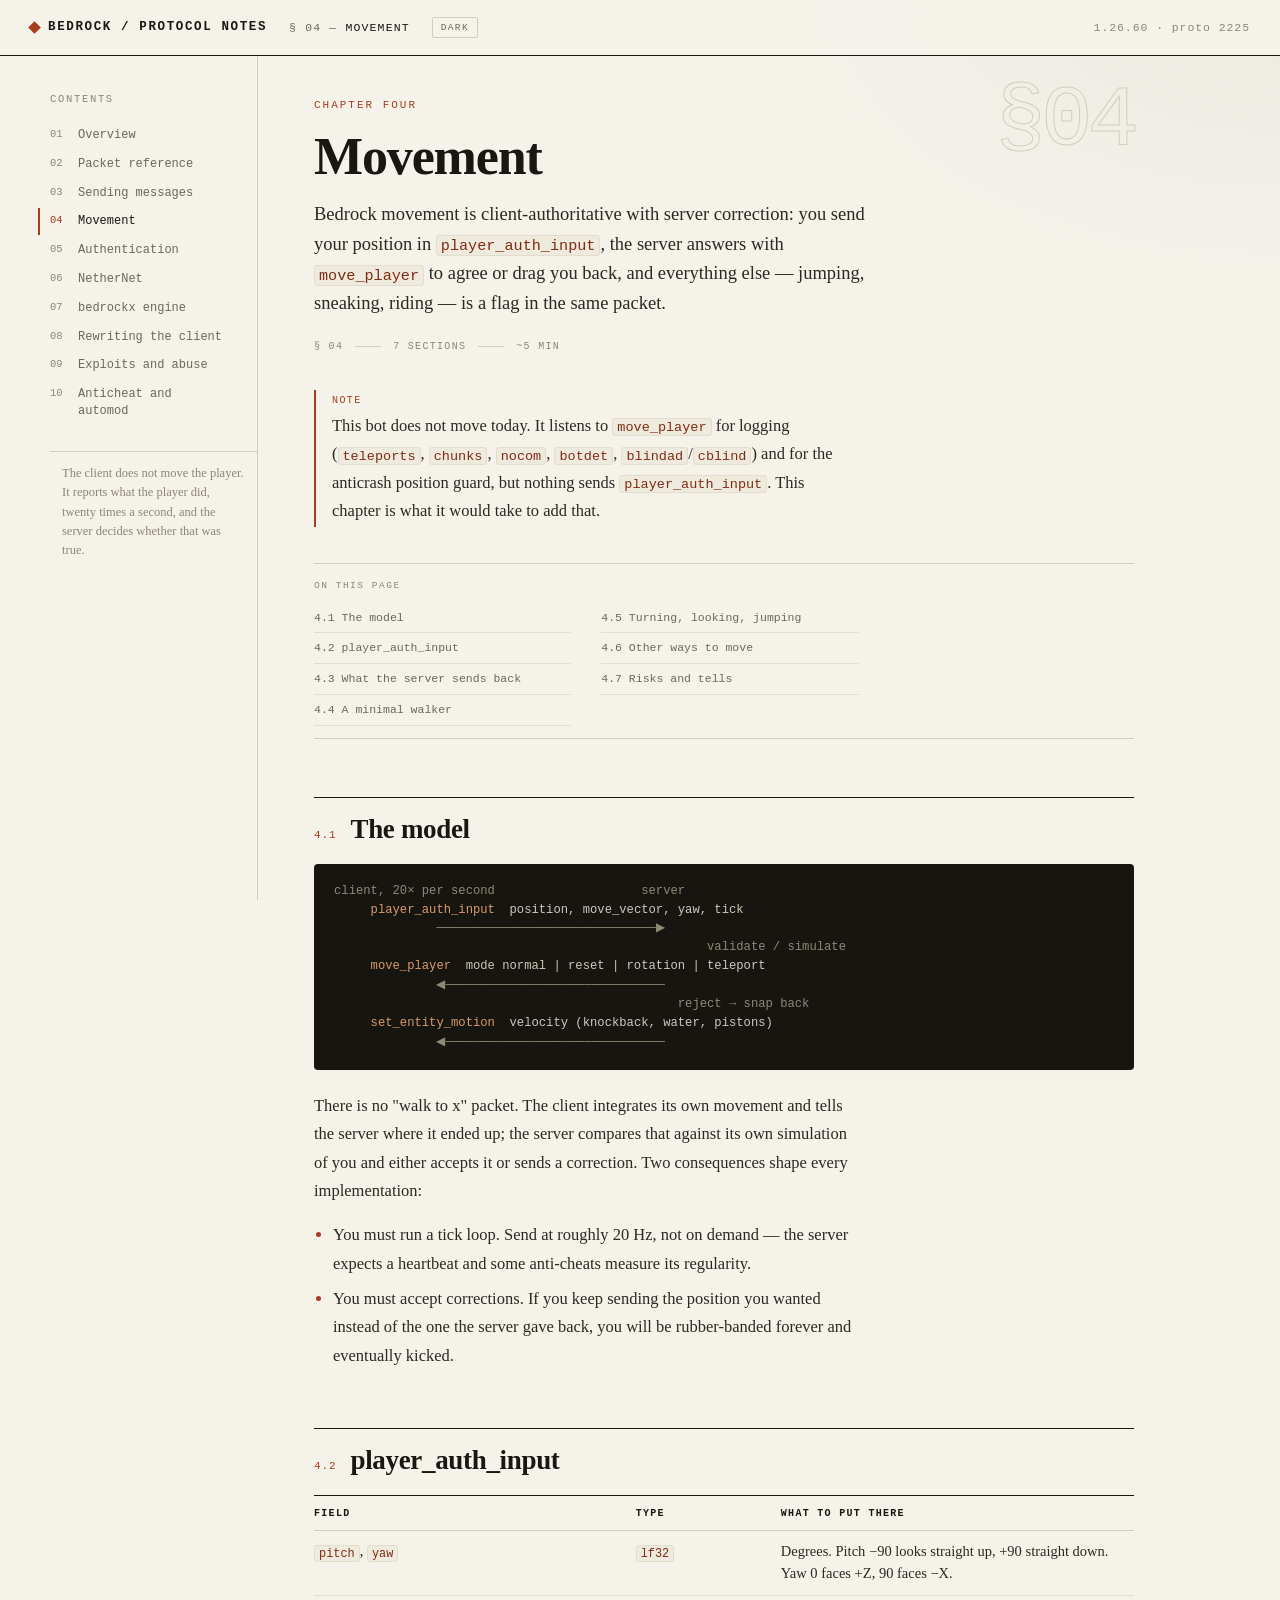
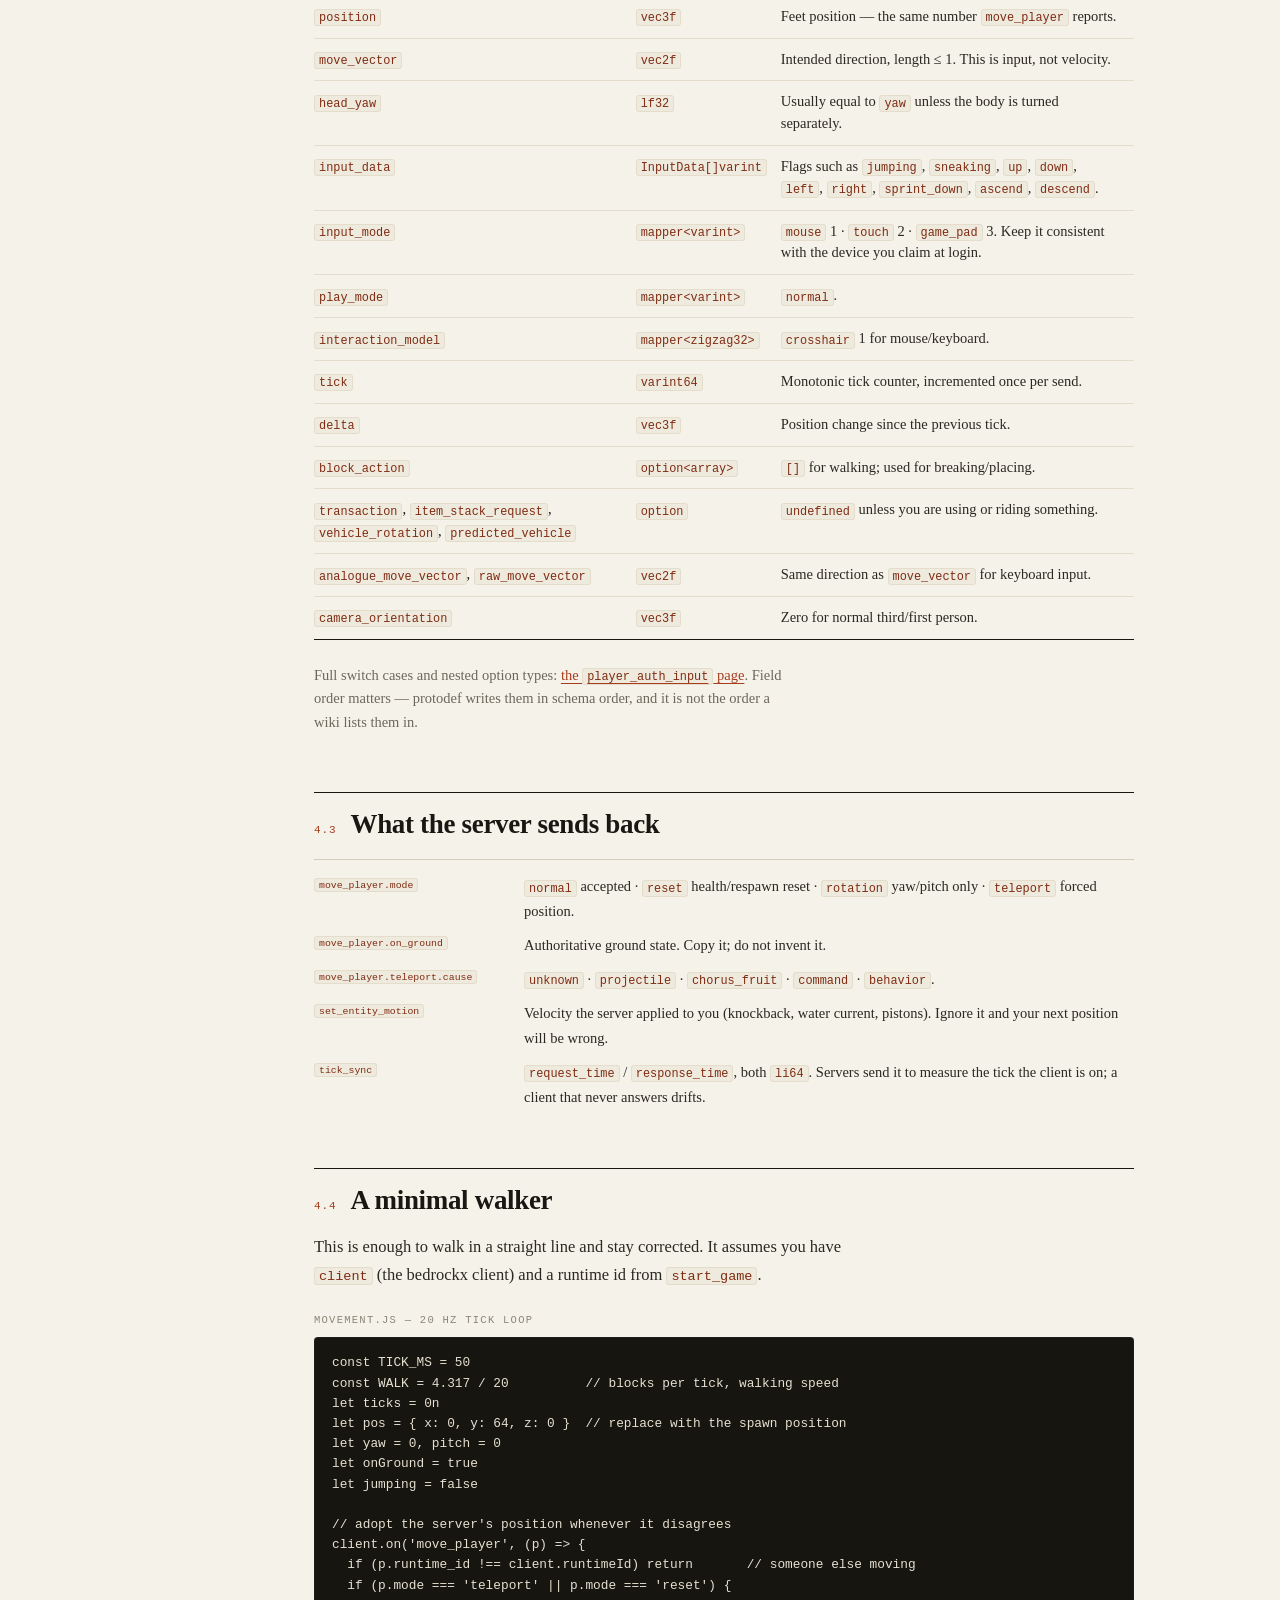
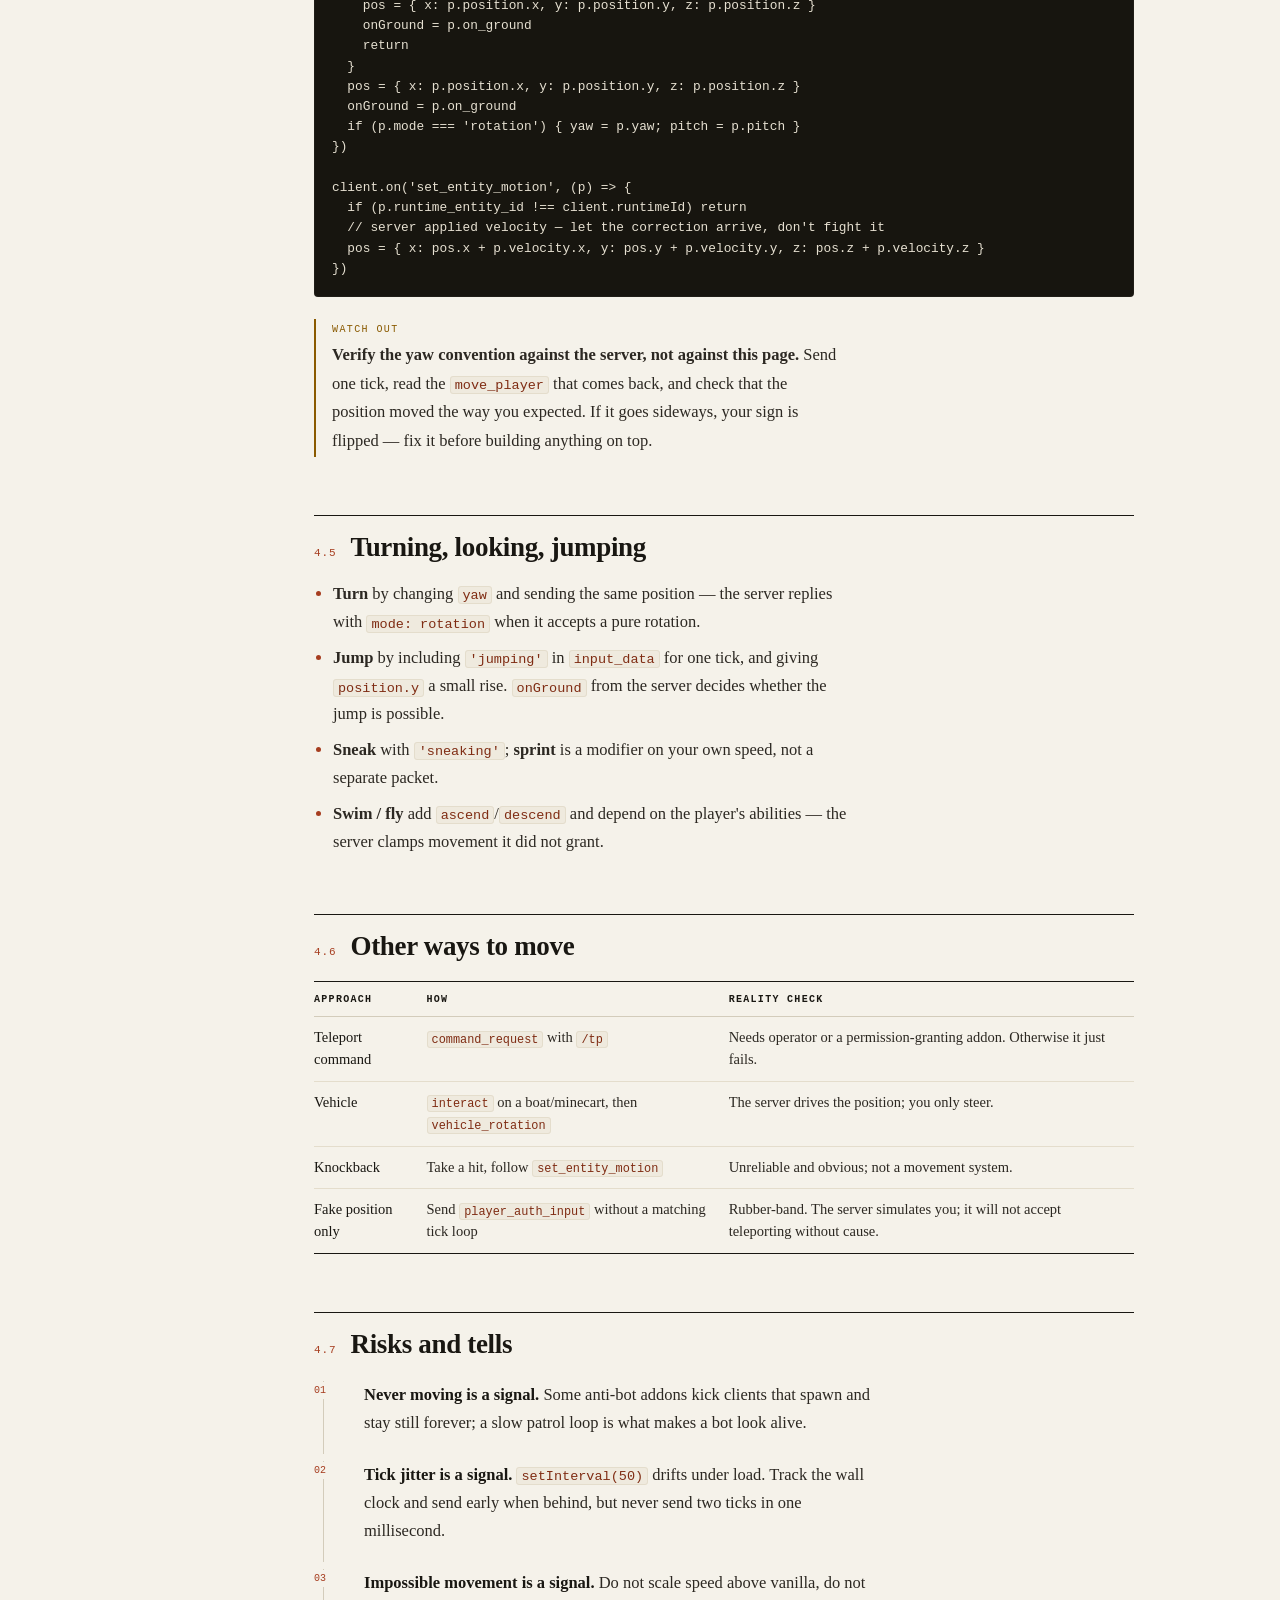
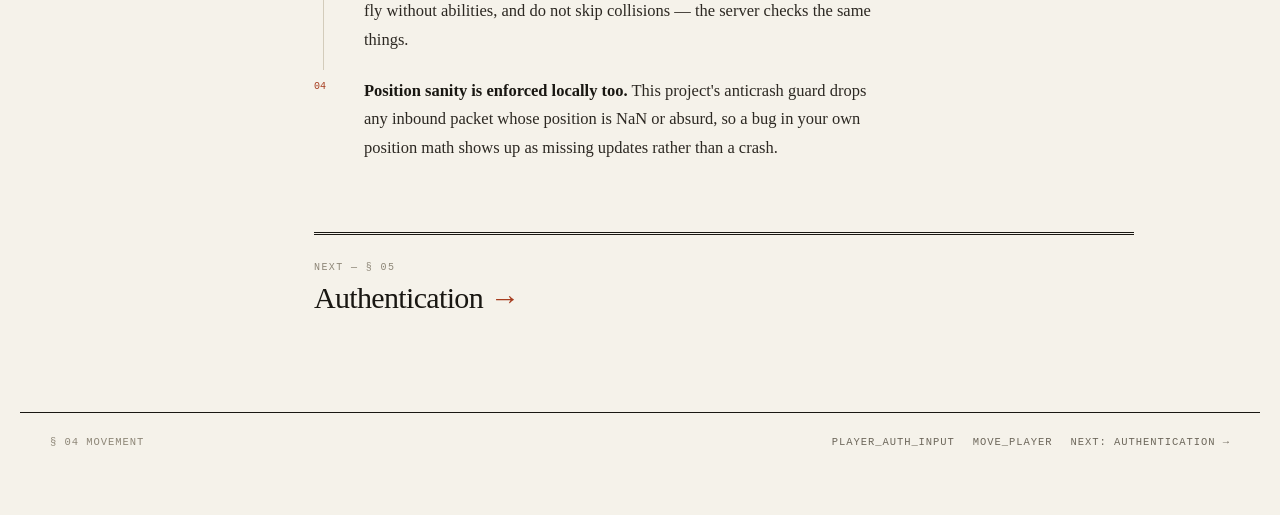
<file: movement.html>
<!DOCTYPE html>
<html lang="en">
<head>
<meta charset="utf-8">
<script>(function(){try{var t=localStorage.getItem('bd-theme');if(!t){t=window.matchMedia('(prefers-color-scheme: dark)').matches?'dark':'light'}document.documentElement.dataset.theme=t}catch(e){}})()</script>
<meta name="viewport" content="width=device-width, initial-scale=1">
<title>Movement · Bedrock protocol notes</title>
<meta name="description" content="How Bedrock movement works: player_auth_input every tick, server reconciliation through move_player, and how to make a bot walk.">
<link rel="stylesheet" href="assets/style.css">
</head>
<body>

<header class="top">
  <a class="brand" href="index.html"><span class="mark"></span> bedrock / protocol notes</a>
  <span class="crumb">§ 04 — <b>Movement</b></span>
  <button class="theme-toggle" id="theme-toggle" type="button" aria-pressed="false">dark</button>
  <span class="ver">1.26.60 · proto 2225</span>
</header>

<div class="shell">
  <nav class="rail">
    <div class="rail-head">Contents</div>
    <ol>
      <li><a href="index.html"><span class="n">01</span> Overview</a></li>
      <li><a href="packets.html"><span class="n">02</span> Packet reference</a></li>
      <li><a href="messages.html"><span class="n">03</span> Sending messages</a></li>
      <li><a href="movement.html" class="active"><span class="n">04</span> Movement</a></li>
      <li><a href="auth.html"><span class="n">05</span> Authentication</a></li>
      <li><a href="nethernet.html"><span class="n">06</span> NetherNet</a></li>
      <li><a href="engine.html"><span class="n">07</span> bedrockx engine</a></li>
      <li><a href="rewrite.html"><span class="n">08</span> Rewriting the client</a></li>
      <li><a href="exploits.html"><span class="n">09</span> Exploits and abuse</a></li>
      <li><a href="automod.html"><span class="n">10</span> Anticheat and automod</a></li>
    </ol>
    <div class="rail-note">
      The client does not move the player. It reports what the player did, twenty times a
      second, and the server decides whether that was true.
    </div>
  </nav>

  <main>

    <section class="hero">
      <p class="eyebrow">Chapter four</p>
      <h1>Movement</h1>
      <p class="lede">
        Bedrock movement is client-authoritative with server correction: you send your position
        in <code>player_auth_input</code>, the server answers with <code>move_player</code> to agree
        or drag you back, and everything else — jumping, sneaking, riding — is a flag in the same
        packet.
      </p>
    </section>

    <div class="note">
      <p>
        This bot does not move today. It listens to <code>move_player</code> for logging
        (<code>teleports</code>, <code>chunks</code>, <code>nocom</code>, <code>botdet</code>,
        <code>blindad</code>/<code>cblind</code>) and for the anticrash position guard, but nothing
        sends <code>player_auth_input</code>. This chapter is what it would take to add that.
      </p>
    </div>

    <h2 id="model"><span class="n">4.1</span> The model</h2>

    <div class="flow"><span class="c">client, 20× per second</span>                    <span class="c">server</span>
     <span class="p">player_auth_input</span>  position, move_vector, yaw, tick
              <span class="c">──────────────────────────────▶</span>
                                                   <span class="c">validate / simulate</span>
     <span class="p">move_player</span>  mode normal | reset | rotation | teleport
              <span class="c">◀──────────────────────────────</span>
                                               <span class="c">reject → snap back</span>
     <span class="p">set_entity_motion</span>  velocity (knockback, water, pistons)
              <span class="c">◀──────────────────────────────</span></div>

    <p>
      There is no "walk to x" packet. The client integrates its own movement and tells the server
      where it ended up; the server compares that against its own simulation of you and either
      accepts it or sends a correction. Two consequences shape every implementation:
    </p>

    <ul>
      <li>You must run a tick loop. Send at roughly 20 Hz, not on demand — the server expects a
        heartbeat and some anti-cheats measure its regularity.</li>
      <li>You must accept corrections. If you keep sending the position you wanted instead of the
        one the server gave back, you will be rubber-banded forever and eventually kicked.</li>
    </ul>

    <h2 id="packet"><span class="n">4.2</span> player_auth_input</h2>

    <div class="table-wrap">
      <table>
        <thead><tr><th>Field</th><th>Type</th><th>What to put there</th></tr></thead>
        <tbody>
          <tr><td><code>pitch</code>, <code>yaw</code></td><td><code>lf32</code></td>
            <td>Degrees. Pitch −90 looks straight up, +90 straight down. Yaw 0 faces +Z, 90 faces −X.</td></tr>
          <tr><td><code>position</code></td><td><code>vec3f</code></td>
            <td>Feet position — the same number <code>move_player</code> reports.</td></tr>
          <tr><td><code>move_vector</code></td><td><code>vec2f</code></td>
            <td>Intended direction, length ≤ 1. This is input, not velocity.</td></tr>
          <tr><td><code>head_yaw</code></td><td><code>lf32</code></td>
            <td>Usually equal to <code>yaw</code> unless the body is turned separately.</td></tr>
          <tr><td><code>input_data</code></td><td><code>InputData[]varint</code></td>
            <td>Flags such as <code>jumping</code>, <code>sneaking</code>, <code>up</code>,
              <code>down</code>, <code>left</code>, <code>right</code>, <code>sprint_down</code>,
              <code>ascend</code>, <code>descend</code>.</td></tr>
          <tr><td><code>input_mode</code></td><td><code>mapper&lt;varint&gt;</code></td>
            <td><code>mouse</code> 1 · <code>touch</code> 2 · <code>game_pad</code> 3.
              Keep it consistent with the device you claim at login.</td></tr>
          <tr><td><code>play_mode</code></td><td><code>mapper&lt;varint&gt;</code></td><td><code>normal</code>.</td></tr>
          <tr><td><code>interaction_model</code></td><td><code>mapper&lt;zigzag32&gt;</code></td>
            <td><code>crosshair</code> 1 for mouse/keyboard.</td></tr>
          <tr><td><code>tick</code></td><td><code>varint64</code></td><td>Monotonic tick counter, incremented once per send.</td></tr>
          <tr><td><code>delta</code></td><td><code>vec3f</code></td><td>Position change since the previous tick.</td></tr>
          <tr><td><code>block_action</code></td><td><code>option&lt;array&gt;</code></td><td><code>[]</code> for walking; used for breaking/placing.</td></tr>
          <tr><td><code>transaction</code>, <code>item_stack_request</code>, <code>vehicle_rotation</code>, <code>predicted_vehicle</code></td>
            <td><code>option</code></td><td><code>undefined</code> unless you are using or riding something.</td></tr>
          <tr><td><code>analogue_move_vector</code>, <code>raw_move_vector</code></td><td><code>vec2f</code></td>
            <td>Same direction as <code>move_vector</code> for keyboard input.</td></tr>
          <tr><td><code>camera_orientation</code></td><td><code>vec3f</code></td><td>Zero for normal third/first person.</td></tr>
        </tbody>
      </table>
    </div>

    <p class="small muted">
      Full switch cases and nested option types: <a href="packets.html#packet/player_auth_input">the
      <code>player_auth_input</code> page</a>. Field order matters — protodef writes them in schema order,
      and it is not the order a wiki lists them in.
    </p>

    <h2 id="server"><span class="n">4.3</span> What the server sends back</h2>

    <dl class="kv">
      <dt><code>move_player.mode</code></dt>
      <dd><code>normal</code> accepted · <code>reset</code> health/respawn reset ·
        <code>rotation</code> yaw/pitch only · <code>teleport</code> forced position.</dd>
      <dt><code>move_player.on_ground</code></dt>
      <dd>Authoritative ground state. Copy it; do not invent it.</dd>
      <dt><code>move_player.teleport.cause</code></dt>
      <dd><code>unknown</code> · <code>projectile</code> · <code>chorus_fruit</code> ·
        <code>command</code> · <code>behavior</code>.</dd>
      <dt><code>set_entity_motion</code></dt>
      <dd>Velocity the server applied to you (knockback, water current, pistons). Ignore it and your
        next position will be wrong.</dd>
      <dt><code>tick_sync</code></dt>
      <dd><code>request_time</code> / <code>response_time</code>, both <code>li64</code>. Servers send
        it to measure the tick the client is on; a client that never answers drifts.</dd>
    </dl>

    <h2 id="implement"><span class="n">4.4</span> A minimal walker</h2>

    <p>
      This is enough to walk in a straight line and stay corrected. It assumes you have
      <code>client</code> (the bedrockx client) and a runtime id from <code>start_game</code>.
    </p>

    <div class="code-head">movement.js — 20 Hz tick loop <span class="spacer"></span></div>
    <pre><code>const TICK_MS = 50
const WALK = 4.317 / 20          // blocks per tick, walking speed
let ticks = 0n
let pos = { x: 0, y: 64, z: 0 }  // replace with the spawn position
let yaw = 0, pitch = 0
let onGround = true
let jumping = false

// adopt the server's position whenever it disagrees
client.on('move_player', (p) =&gt; {
  if (p.runtime_id !== client.runtimeId) return       // someone else moving
  if (p.mode === 'teleport' || p.mode === 'reset') {
    pos = { x: p.position.x, y: p.position.y, z: p.position.z }
    onGround = p.on_ground
    return
  }
  pos = { x: p.position.x, y: p.position.y, z: p.position.z }
  onGround = p.on_ground
  if (p.mode === 'rotation') { yaw = p.yaw; pitch = p.pitch }
})

client.on('set_entity_motion', (p) =&gt; {
  if (p.runtime_entity_id !== client.runtimeId) return
  // server applied velocity — let the correction arrive, don't fight it
  pos = { x: pos.x + p.velocity.x, y: pos.y + p.velocity.y, z: pos.z + p.velocity.z }
})

function step (dx, dz) {
  const from = { ...pos }
  pos = { x: pos.x + dx, y: pos.y + (jumping ? 0.42 : 0), z: pos.z + dz }

  client.write('player_auth_input', {
    pitch,
    yaw,
    position: pos,
    move_vector: { x: dx, z: dz },
    head_yaw: yaw,
    input_data: jumping ? ['jumping'] : [],
    input_mode: 'mouse',
    play_mode: 'normal',
    interaction_model: 'crosshair',
    interact_rotation: { x: 0, z: 0 },
    tick: ticks++,
    delta: { x: pos.x - from.x, y: pos.y - from.y, z: pos.z - from.z },
    transaction: undefined,
    item_stack_request: undefined,
    block_action: [],
    vehicle_rotation: undefined,
    predicted_vehicle: undefined,
    analogue_move_vector: { x: dx, z: dz },
    camera_orientation: { x: 0, y: 0, z: 0 },
    raw_move_vector: { x: dx, z: dz }
  })
}

// yaw 0 = +Z, 90 = -X
function forward (yawDeg) {
  const r = yawDeg * Math.PI / 180
  return { x: -Math.sin(r), z: Math.cos(r) }
}

setInterval(() =&gt; {
  if (!client.runtimeId) return
  const f = forward(yaw)
  step(f.x * WALK, f.z * WALK)
}, TICK_MS)</code></pre>

    <div class="warn">
      <p>
        <b>Verify the yaw convention against the server, not against this page.</b> Send one tick,
        read the <code>move_player</code> that comes back, and check that the position moved the way
        you expected. If it goes sideways, your sign is flipped — fix it before building anything
        on top.
      </p>
    </div>

    <h2 id="turns"><span class="n">4.5</span> Turning, looking, jumping</h2>

    <ul>
      <li><b>Turn</b> by changing <code>yaw</code> and sending the same position — the server replies
        with <code>mode: rotation</code> when it accepts a pure rotation.</li>
      <li><b>Jump</b> by including <code>'jumping'</code> in <code>input_data</code> for one tick, and
        giving <code>position.y</code> a small rise. <code>onGround</code> from the server decides
        whether the jump is possible.</li>
      <li><b>Sneak</b> with <code>'sneaking'</code>; <b>sprint</b> is a modifier on your own speed, not
        a separate packet.</li>
      <li><b>Swim / fly</b> add <code>ascend</code>/<code>descend</code> and depend on the player's
        abilities — the server clamps movement it did not grant.</li>
    </ul>

    <h2 id="alternatives"><span class="n">4.6</span> Other ways to move</h2>

    <div class="table-wrap">
      <table>
        <thead><tr><th>Approach</th><th>How</th><th>Reality check</th></tr></thead>
        <tbody>
          <tr><td>Teleport command</td><td><code>command_request</code> with <code>/tp</code></td>
            <td>Needs operator or a permission-granting addon. Otherwise it just fails.</td></tr>
          <tr><td>Vehicle</td><td><code>interact</code> on a boat/minecart, then <code>vehicle_rotation</code></td>
            <td>The server drives the position; you only steer.</td></tr>
          <tr><td>Knockback</td><td>Take a hit, follow <code>set_entity_motion</code></td>
            <td>Unreliable and obvious; not a movement system.</td></tr>
          <tr><td>Fake position only</td><td>Send <code>player_auth_input</code> without a matching tick loop</td>
            <td>Rubber-band. The server simulates you; it will not accept teleporting without cause.</td></tr>
        </tbody>
      </table>
    </div>

    <h2 id="risks"><span class="n">4.7</span> Risks and tells</h2>

    <ol class="steps">
      <li><b>Never moving is a signal.</b> Some anti-bot addons kick clients that spawn and stay
        still forever; a slow patrol loop is what makes a bot look alive.</li>
      <li><b>Tick jitter is a signal.</b> <code>setInterval(50)</code> drifts under load. Track the
        wall clock and send early when behind, but never send two ticks in one millisecond.</li>
      <li><b>Impossible movement is a signal.</b> Do not scale speed above vanilla, do not fly
        without abilities, and do not skip collisions — the server checks the same things.</li>
      <li><b>Position sanity is enforced locally too.</b> This project's anticrash guard drops any
        inbound packet whose position is NaN or absurd, so a bug in your own position math shows up
        as missing updates rather than a crash.</li>
    </ol>

  </main>
</div>

<footer>
  <span>§ 04 movement</span>
  <span class="spacer"></span>
  <a href="packets.html#packet/player_auth_input">player_auth_input</a>
  <a href="packets.html#packet/move_player">move_player</a>
  <a href="auth.html">next: authentication →</a>
</footer>

<script src="assets/protocol-data.js"></script>
<script src="assets/app.js"></script>
</body>
</html>
</file>
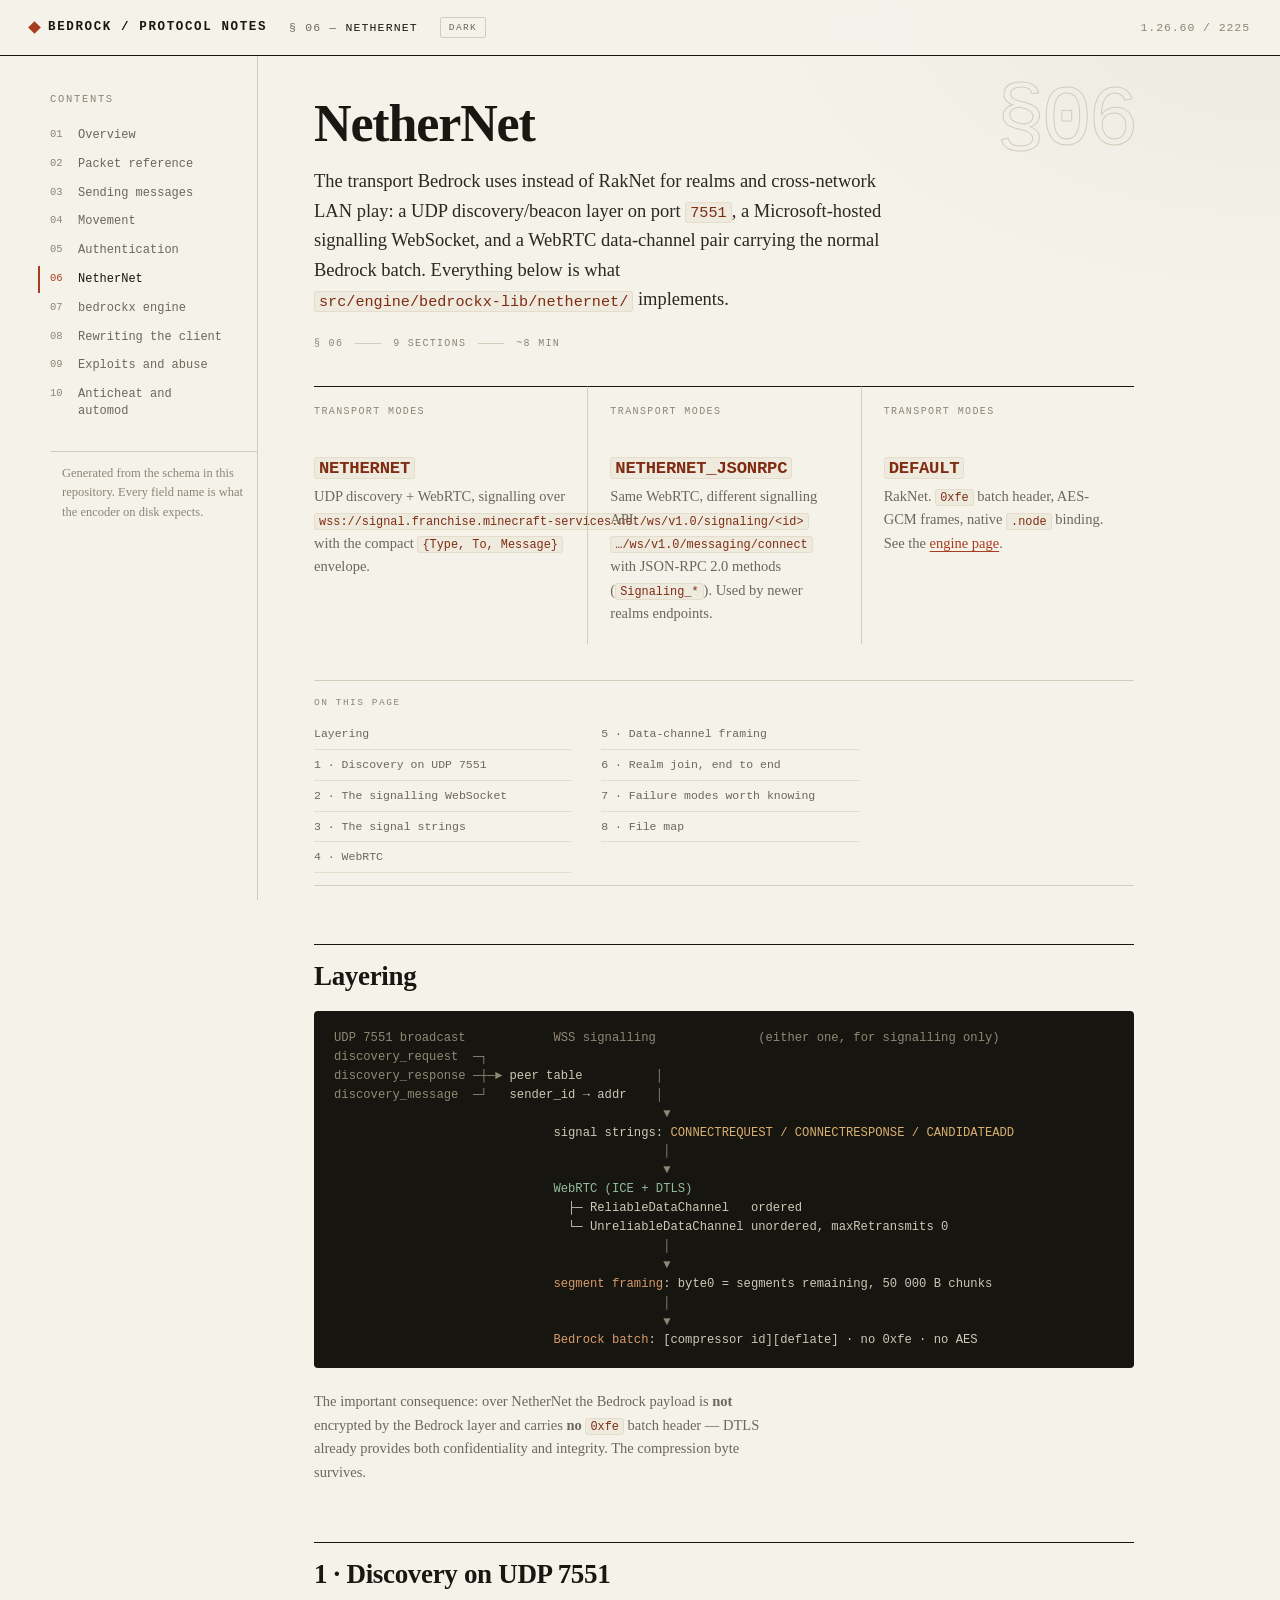
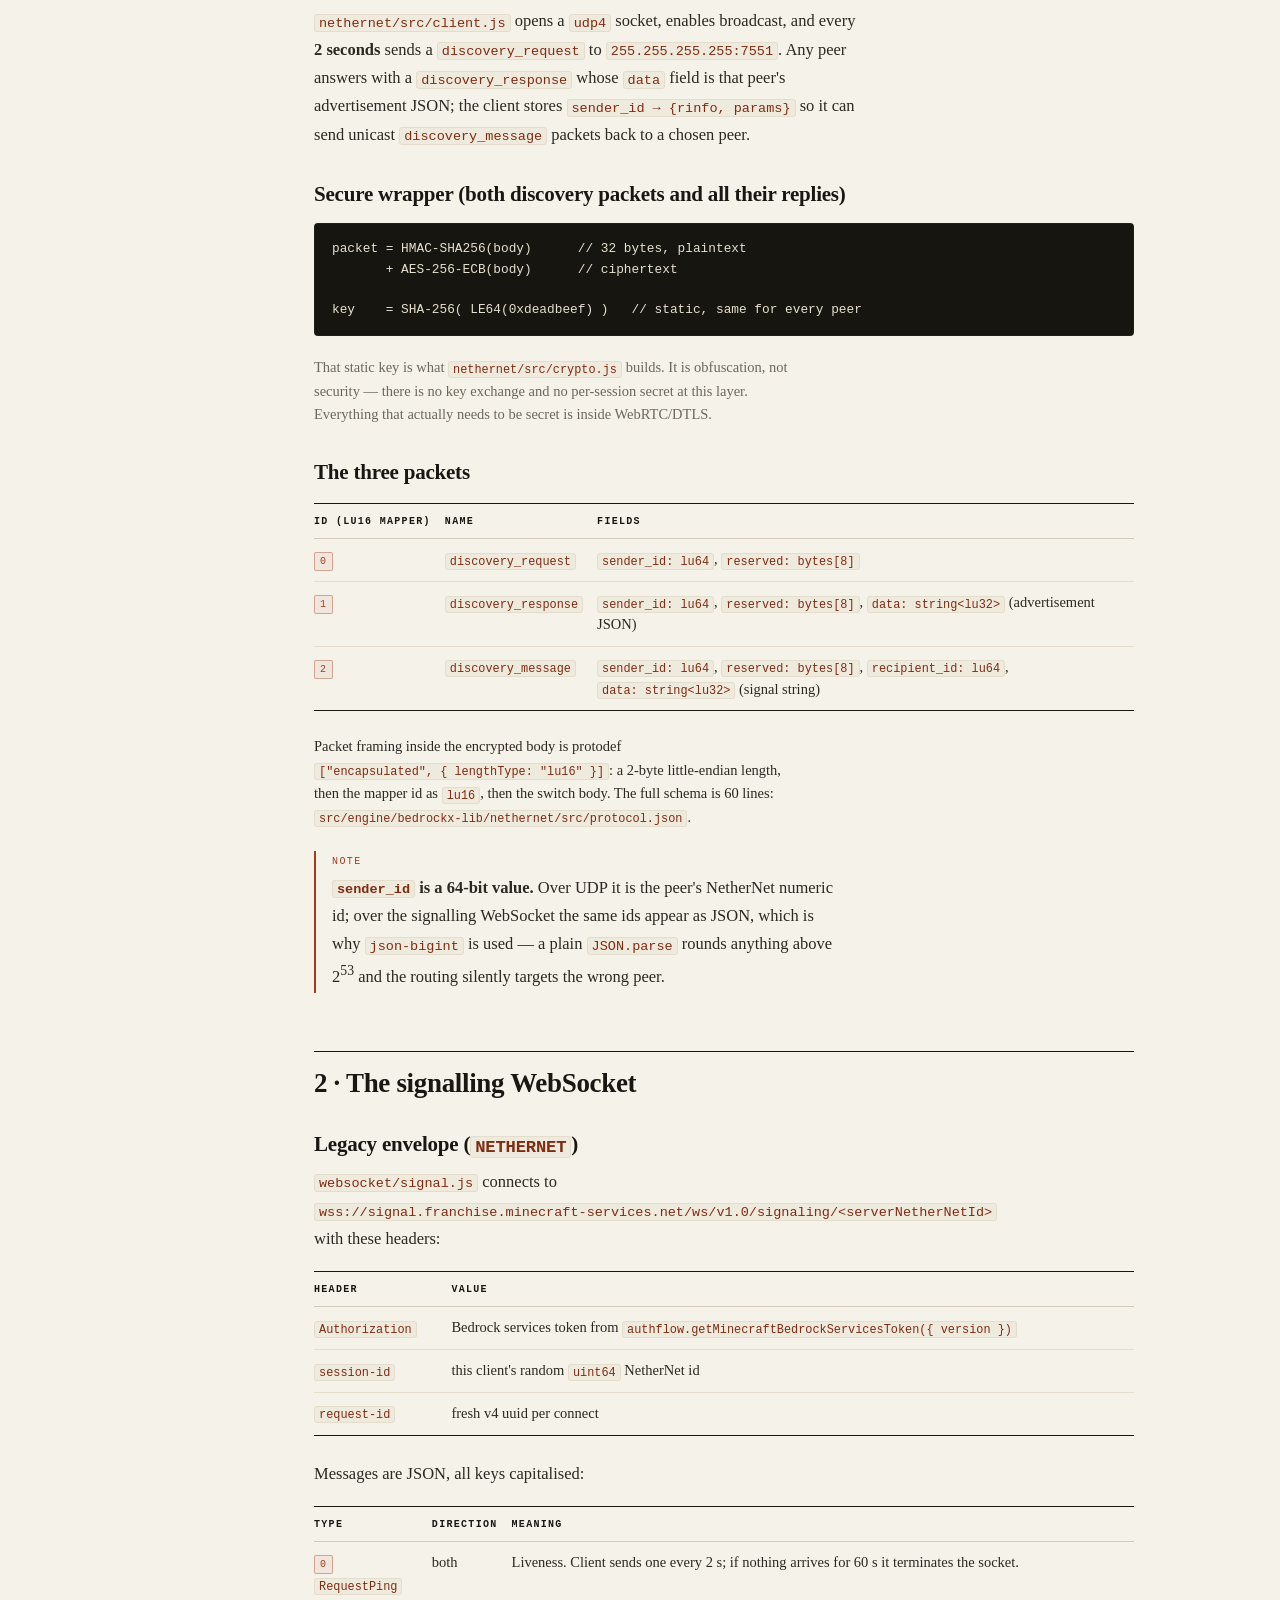
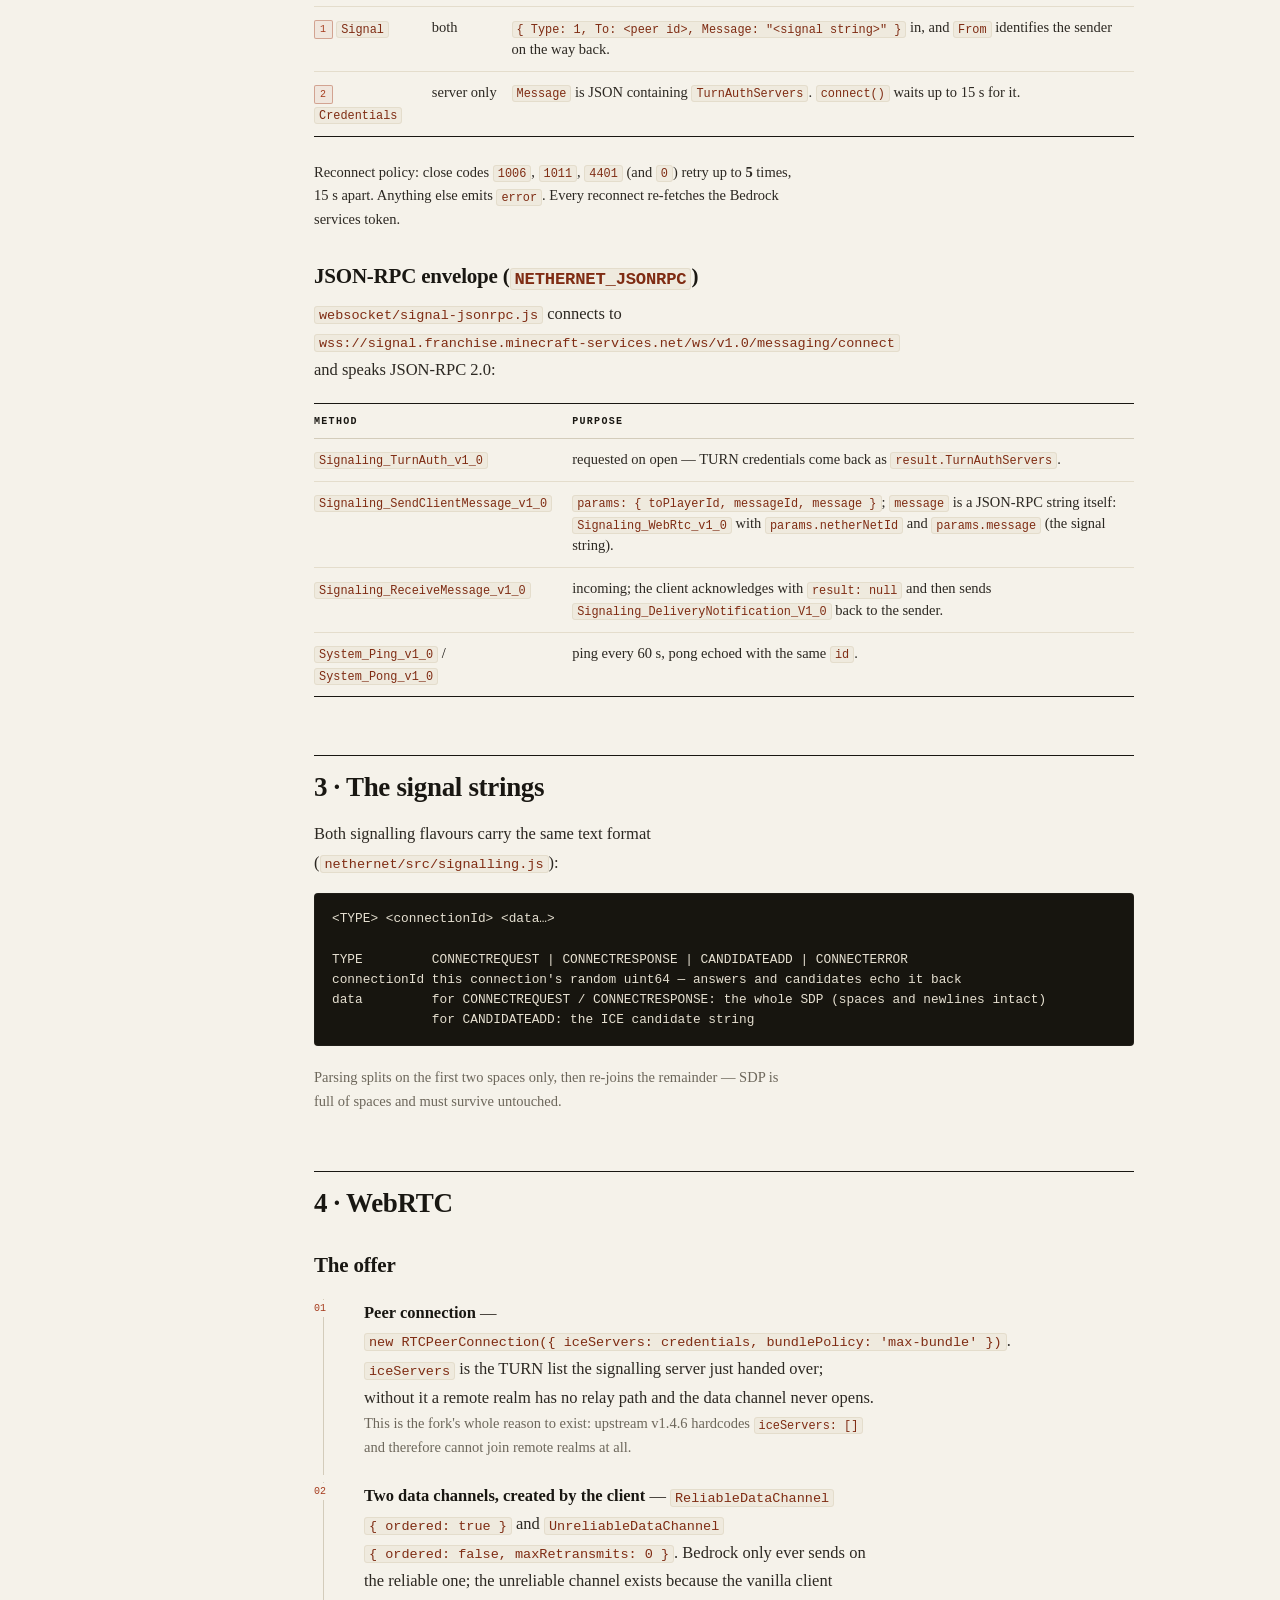
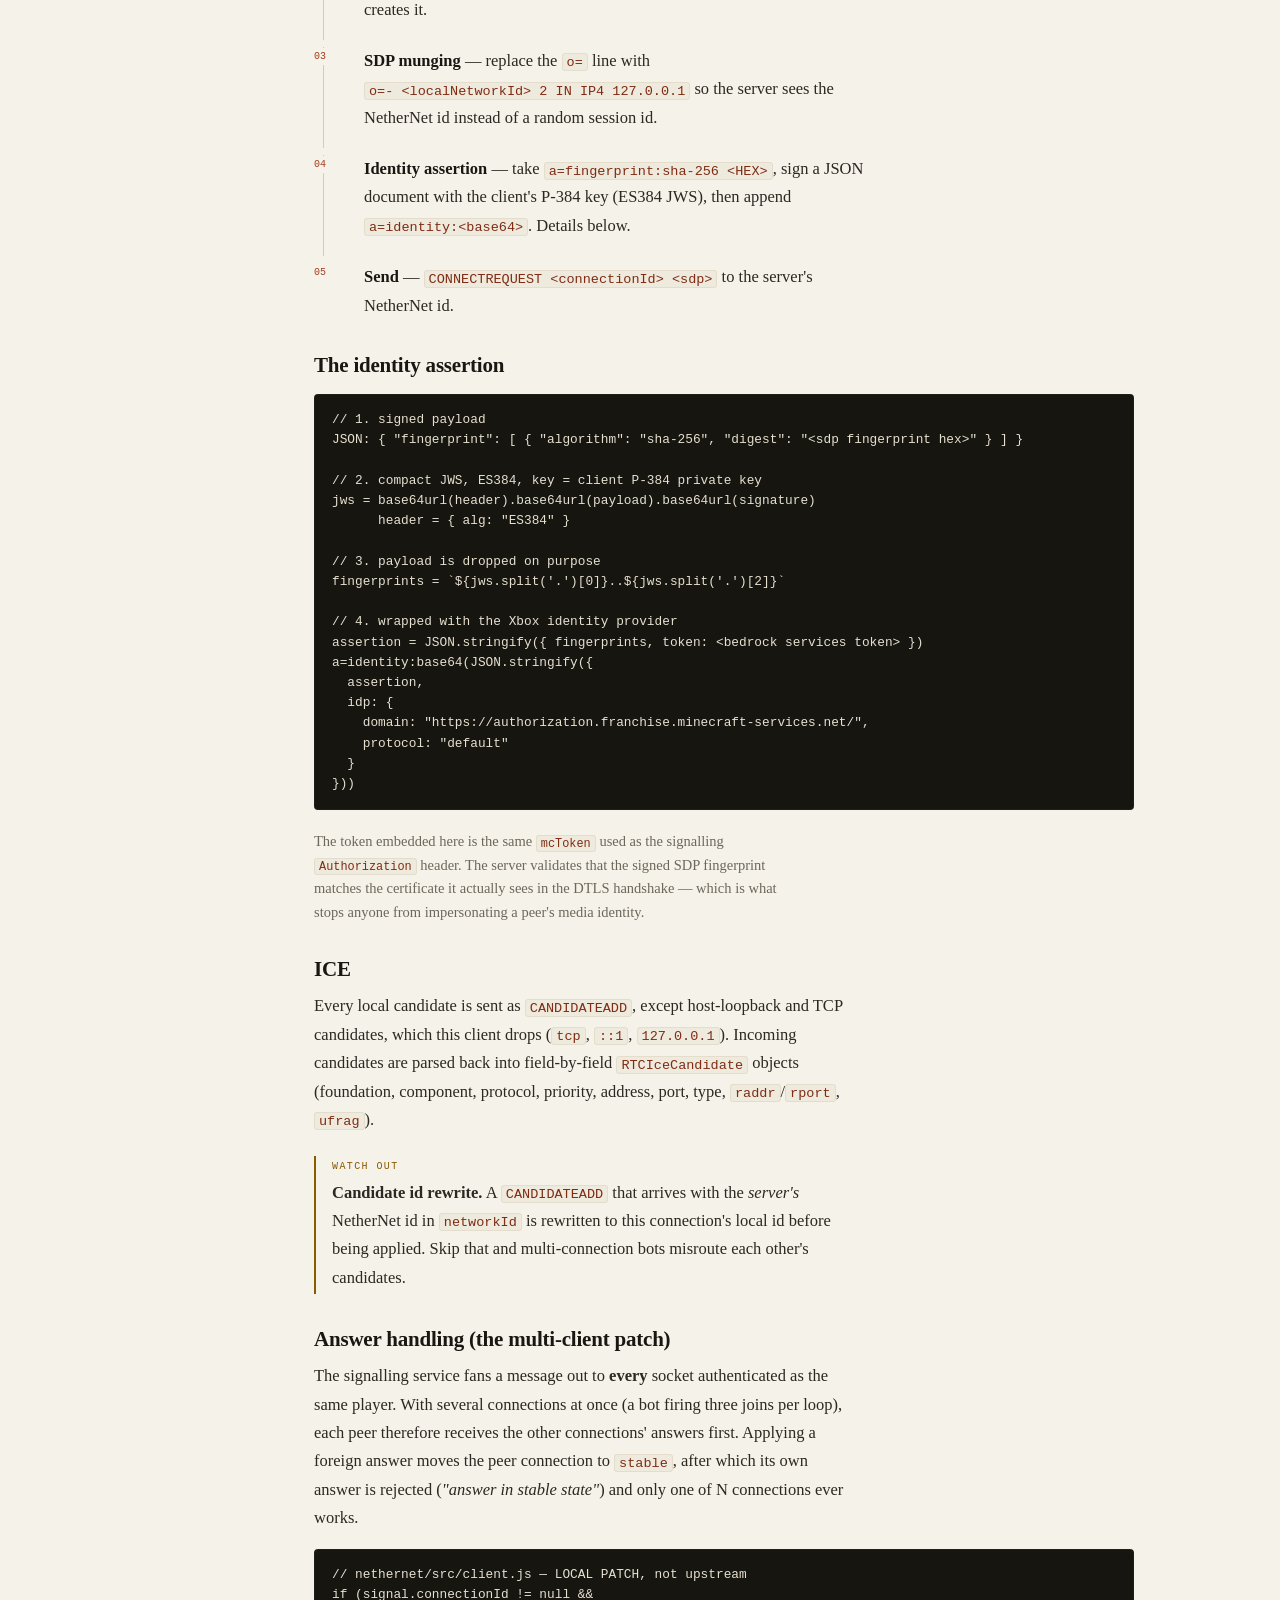
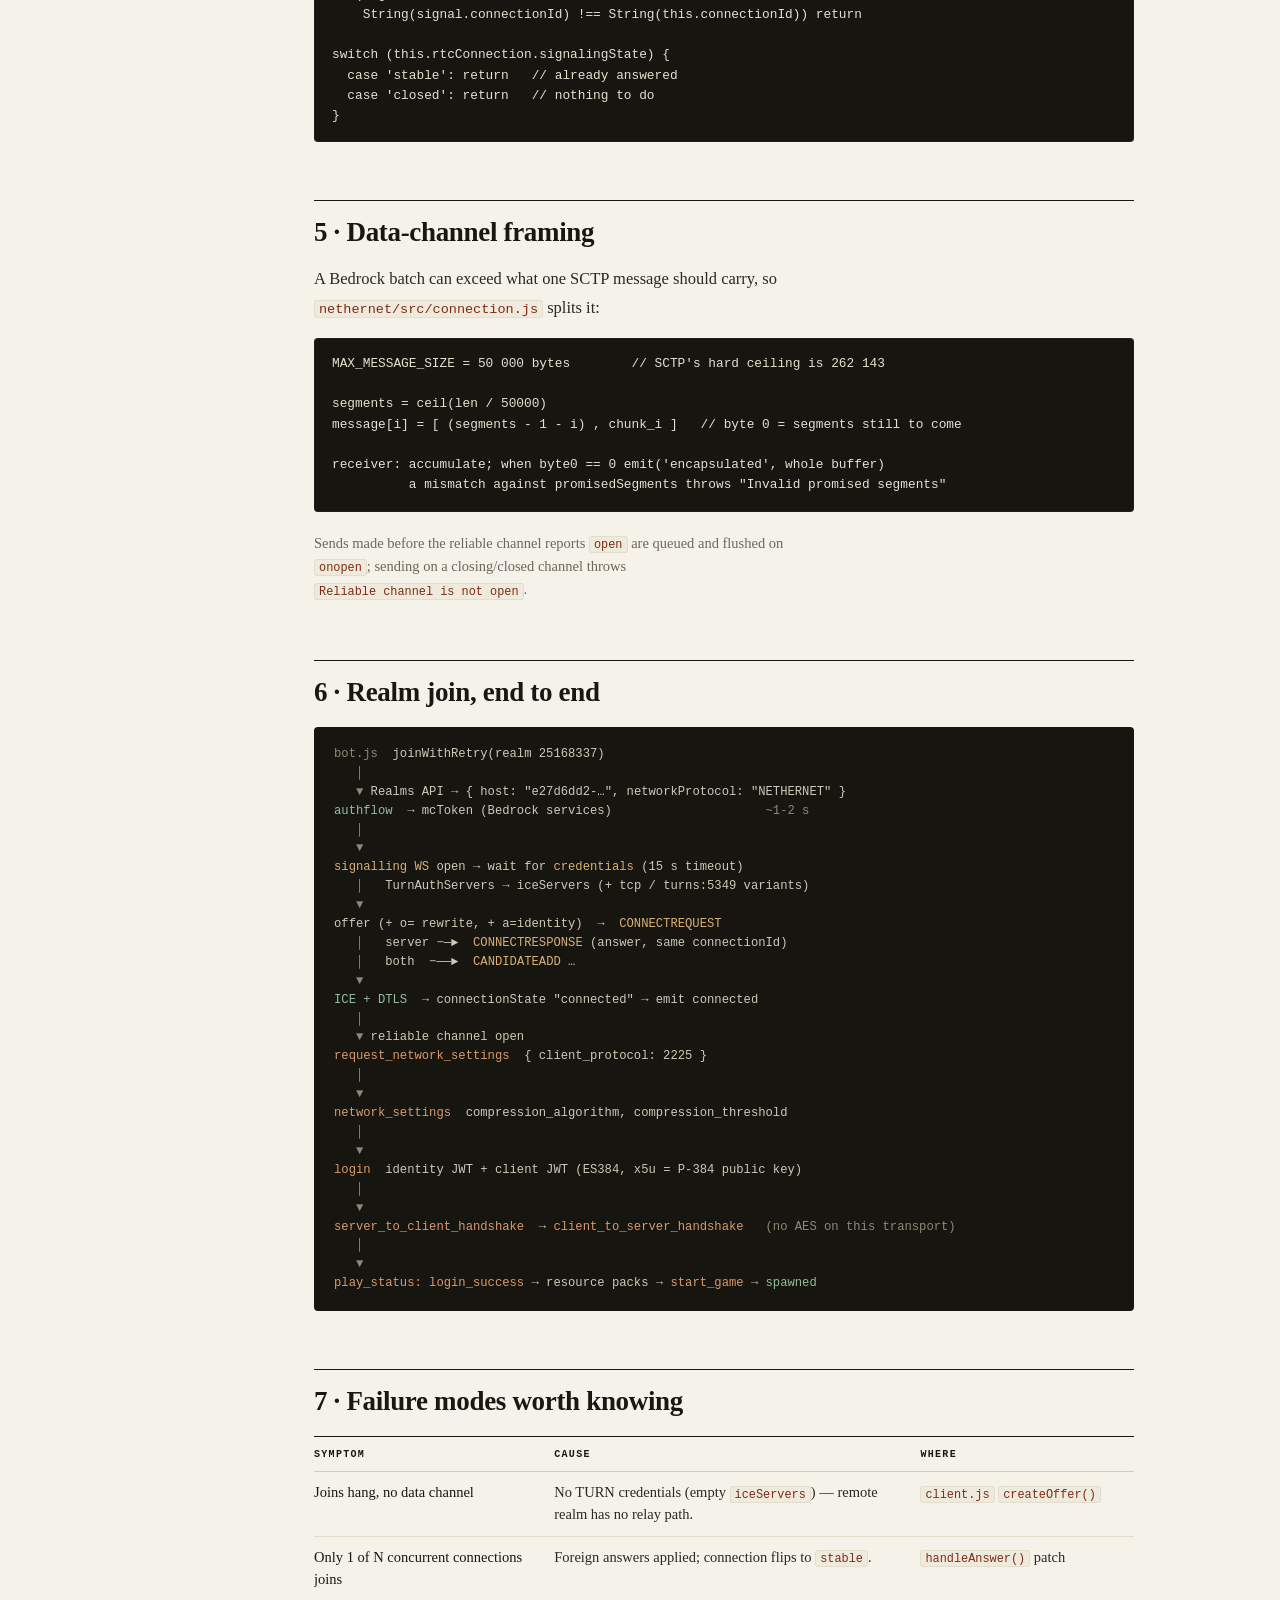
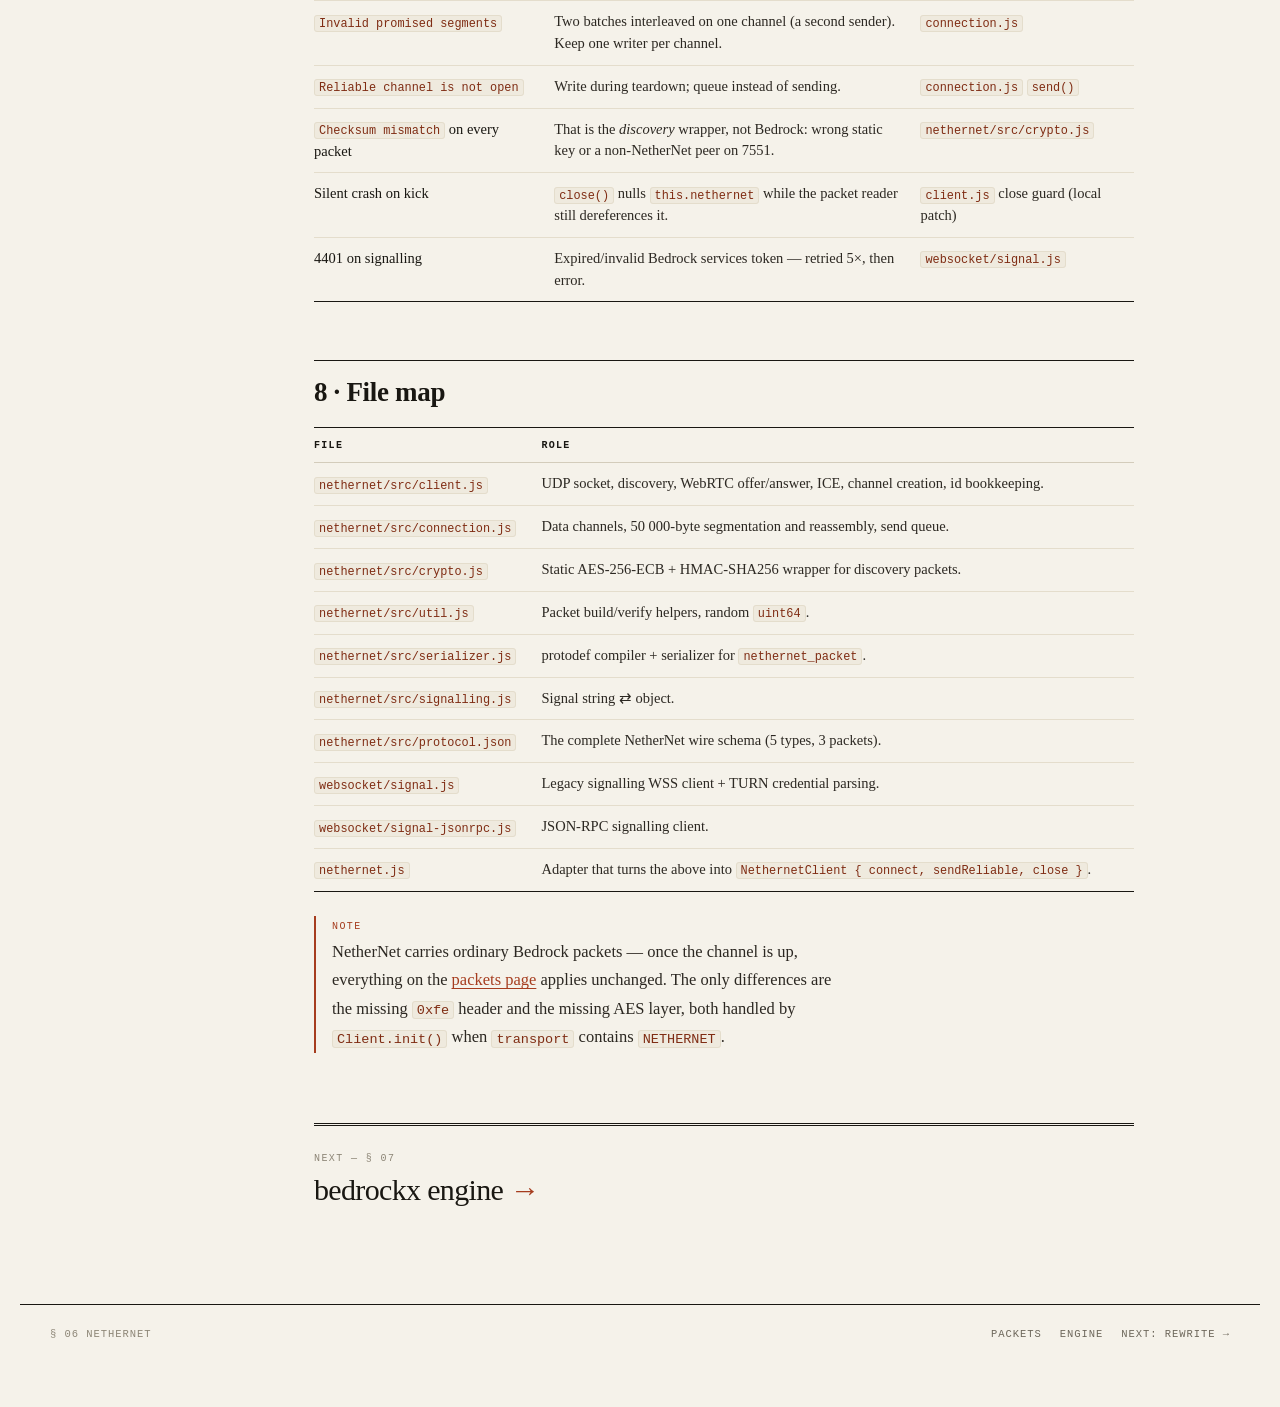
<file: nethernet.html>
<!DOCTYPE html>
<html lang="en">
<head>
<meta charset="utf-8">
<script>(function(){try{var t=localStorage.getItem("bd-theme");if(!t){t=window.matchMedia("(prefers-color-scheme: dark)").matches?"dark":"light"}document.documentElement.dataset.theme=t}catch(e){}})()</script>
<meta name="viewport" content="width=device-width, initial-scale=1">
<title>NetherNet transport · Bedrock protocol notes</title>
<meta name="description" content="NetherNet documented end to end: UDP discovery on 7551, its AES/HMAC wrapper, the signalling WebSocket, SDP identity assertions, WebRTC data channels and the Bedrock layer on top.">
<link rel="stylesheet" href="assets/style.css">
</head>
<body>

<header class="top">
  <a class="brand" href="index.html"><span class="mark"></span> bedrock / protocol notes</a>
  <span class="crumb">§ 06 — <b>NetherNet</b></span>
  <button class="theme-toggle" id="theme-toggle" type="button" aria-pressed="false">dark</button>

  <span class="ver" data-version>1.26.60 · proto 2225</span>
</header>

<div class="shell">
  <nav class="rail">
    <div class="rail-head">Contents</div>
    <ol>
      <li><a href="index.html"><span class="n">01</span> Overview</a></li>
      <li><a href="packets.html"><span class="n">02</span> Packet reference</a></li>
      <li><a href="messages.html"><span class="n">03</span> Sending messages</a></li>
      <li><a href="movement.html"><span class="n">04</span> Movement</a></li>
      <li><a href="auth.html"><span class="n">05</span> Authentication</a></li>
      <li><a href="nethernet.html" class="active"><span class="n">06</span> NetherNet</a></li>
      <li><a href="engine.html"><span class="n">07</span> bedrockx engine</a></li>
      <li><a href="rewrite.html"><span class="n">08</span> Rewriting the client</a></li>
      <li><a href="exploits.html"><span class="n">09</span> Exploits and abuse</a></li>
      <li><a href="automod.html"><span class="n">10</span> Anticheat and automod</a></li>
    </ol>
    <div class="rail-note">
      Generated from the schema in this repository. Every field name is what the
      encoder on disk expects.
    </div>
  </nav>

  <main>

  <section class="hero">
    <h1>NetherNet</h1>
    <p class="lede">
      The transport Bedrock uses instead of RakNet for realms and cross-network LAN play:
      a UDP discovery/beacon layer on port <code>7551</code>, a Microsoft-hosted signalling
      WebSocket, and a WebRTC data-channel pair carrying the normal Bedrock batch.
      Everything below is what <code>src/engine/bedrockx-lib/nethernet/</code> implements.
    </p>
  </section>

  <div class="cols">
    <div class="card">
      <div class="kicker">Transport modes</div>
      <h3><code>NETHERNET</code></h3>
      <p class="small muted">UDP discovery + WebRTC, signalling over
        <code>wss://signal.franchise.minecraft-services.net/ws/v1.0/signaling/&lt;id&gt;</code>
        with the compact <code>{Type, To, Message}</code> envelope.</p>
    </div>
    <div class="card">
      <div class="kicker">Transport modes</div>
      <h3><code>NETHERNET_JSONRPC</code></h3>
      <p class="small muted">Same WebRTC, different signalling API:
        <code>…/ws/v1.0/messaging/connect</code> with JSON-RPC 2.0 methods
        (<code>Signaling_*</code>). Used by newer realms endpoints.</p>
    </div>
    <div class="card">
      <div class="kicker">Transport modes</div>
      <h3><code>DEFAULT</code></h3>
      <p class="small muted">RakNet. <code>0xfe</code> batch header, AES-GCM frames,
        native <code>.node</code> binding. See the
        <a href="engine.html">engine page</a>.</p>
    </div>
  </div>

  <h2 id="layers">Layering</h2>

  <div class="flow"><span class="c">UDP 7551 broadcast</span>            <span class="c">WSS signalling</span>              <span class="c">(either one, for signalling only)</span>
<span class="c">discovery_request  ─┐</span>
<span class="c">discovery_response ─┼─►</span> peer table          <span class="c">│</span>
<span class="c">discovery_message  ─┘</span>   sender_id → addr    <span class="c">│</span>
                                             <span class="c">▼</span>
                              signal strings: <span class="y">CONNECTREQUEST / CONNECTRESPONSE / CANDIDATEADD</span>
                                             <span class="c">│</span>
                                             <span class="c">▼</span>
                              <span class="g">WebRTC (ICE + DTLS)</span>
                                ├─ ReliableDataChannel   ordered
                                └─ UnreliableDataChannel unordered, maxRetransmits 0
                                             <span class="c">│</span>
                                             <span class="c">▼</span>
                              <span class="p">segment framing</span>: byte0 = segments remaining, 50 000 B chunks
                                             <span class="c">│</span>
                                             <span class="c">▼</span>
                              <span class="p">Bedrock batch</span>: [compressor id][deflate] · no 0xfe · no AES</div>

  <p class="small muted">
    The important consequence: over NetherNet the Bedrock payload is <b>not</b> encrypted by the
    Bedrock layer and carries <b>no</b> <code>0xfe</code> batch header — DTLS already provides both
    confidentiality and integrity. The compression byte survives.
  </p>

  <h2 id="discovery">1 · Discovery on UDP 7551</h2>

  <p>
    <code>nethernet/src/client.js</code> opens a <code>udp4</code> socket, enables broadcast, and
    every <b>2 seconds</b> sends a <code>discovery_request</code> to
    <code>255.255.255.255:7551</code>. Any peer answers with a <code>discovery_response</code>
    whose <code>data</code> field is that peer's advertisement JSON; the client stores
    <code>sender_id → {rinfo, params}</code> so it can send unicast
    <code>discovery_message</code> packets back to a chosen peer.
  </p>

  <h3>Secure wrapper (both discovery packets and all their replies)</h3>

  <pre><code>packet = HMAC-SHA256(body)      // 32 bytes, plaintext
       + AES-256-ECB(body)      // ciphertext

key    = SHA-256( LE64(0xdeadbeef) )   // static, same for every peer</code></pre>

  <p class="small muted">
    That static key is what <code>nethernet/src/crypto.js</code> builds. It is obfuscation, not
    security — there is no key exchange and no per-session secret at this layer. Everything that
    actually needs to be secret is inside WebRTC/DTLS.
  </p>

  <h3>The three packets</h3>

  <div class="table-wrap">
    <table>
      <thead><tr><th>id (lu16 mapper)</th><th>Name</th><th>Fields</th></tr></thead>
      <tbody>
        <tr><td><span class="badge id">0</span></td><td><code>discovery_request</code></td>
          <td><code>sender_id: lu64</code>, <code>reserved: bytes[8]</code></td></tr>
        <tr><td><span class="badge id">1</span></td><td><code>discovery_response</code></td>
          <td><code>sender_id: lu64</code>, <code>reserved: bytes[8]</code>,
            <code>data: string&lt;lu32&gt;</code> (advertisement JSON)</td></tr>
        <tr><td><span class="badge id">2</span></td><td><code>discovery_message</code></td>
          <td><code>sender_id: lu64</code>, <code>reserved: bytes[8]</code>,
            <code>recipient_id: lu64</code>, <code>data: string&lt;lu32&gt;</code> (signal string)</td></tr>
      </tbody>
    </table>
  </div>

  <p class="small">
    Packet framing inside the encrypted body is protodef
    <code>["encapsulated", { lengthType: "lu16" }]</code>: a 2-byte little-endian length, then the
    mapper id as <code>lu16</code>, then the switch body. The full schema is 60 lines:
    <code>src/engine/bedrockx-lib/nethernet/src/protocol.json</code>.
  </p>

  <div class="note">
    <b><code>sender_id</code> is a 64-bit value.</b> Over UDP it is the peer's NetherNet numeric id;
    over the signalling WebSocket the same ids appear as JSON, which is why
    <code>json-bigint</code> is used — a plain <code>JSON.parse</code> rounds anything above 2<sup>53</sup>
    and the routing silently targets the wrong peer.
  </div>

  <h2 id="signalling">2 · The signalling WebSocket</h2>

  <h3>Legacy envelope (<code>NETHERNET</code>)</h3>

  <p>
    <code>websocket/signal.js</code> connects to
    <code>wss://signal.franchise.minecraft-services.net/ws/v1.0/signaling/&lt;serverNetherNetId&gt;</code>
    with these headers:
  </p>

  <div class="table-wrap">
    <table>
      <thead><tr><th>Header</th><th>Value</th></tr></thead>
      <tbody>
        <tr><td><code>Authorization</code></td><td>Bedrock services token from <code>authflow.getMinecraftBedrockServicesToken({ version })</code></td></tr>
        <tr><td><code>session-id</code></td><td>this client's random <code>uint64</code> NetherNet id</td></tr>
        <tr><td><code>request-id</code></td><td>fresh v4 uuid per connect</td></tr>
      </tbody>
    </table>
  </div>

  <p>Messages are JSON, all keys capitalised:</p>

  <div class="table-wrap">
    <table>
      <thead><tr><th>Type</th><th>Direction</th><th>Meaning</th></tr></thead>
      <tbody>
        <tr><td><span class="badge id">0</span> <code>RequestPing</code></td><td>both</td>
          <td>Liveness. Client sends one every 2 s; if nothing arrives for 60 s it terminates the socket.</td></tr>
        <tr><td><span class="badge id">1</span> <code>Signal</code></td><td>both</td>
          <td><code>{ Type: 1, To: &lt;peer id&gt;, Message: "&lt;signal string&gt;" }</code> in, and <code>From</code> identifies the sender on the way back.</td></tr>
        <tr><td><span class="badge id">2</span> <code>Credentials</code></td><td>server only</td>
          <td><code>Message</code> is JSON containing <code>TurnAuthServers</code>. <code>connect()</code> waits up to 15 s for it.</td></tr>
      </tbody>
    </table>
  </div>

  <p class="small">
    Reconnect policy: close codes <code>1006</code>, <code>1011</code>, <code>4401</code> (and
    <code>0</code>) retry up to <b>5</b> times, 15 s apart. Anything else emits
    <code>error</code>. Every reconnect re-fetches the Bedrock services token.
  </p>

  <h3>JSON-RPC envelope (<code>NETHERNET_JSONRPC</code>)</h3>

  <p>
    <code>websocket/signal-jsonrpc.js</code> connects to
    <code>wss://signal.franchise.minecraft-services.net/ws/v1.0/messaging/connect</code> and speaks
    JSON-RPC 2.0:
  </p>

  <div class="table-wrap">
    <table>
      <thead><tr><th>Method</th><th>Purpose</th></tr></thead>
      <tbody>
        <tr><td><code>Signaling_TurnAuth_v1_0</code></td><td>requested on open — TURN credentials come back as <code>result.TurnAuthServers</code>.</td></tr>
        <tr><td><code>Signaling_SendClientMessage_v1_0</code></td>
          <td><code>params: { toPlayerId, messageId, message }</code>; <code>message</code> is a JSON-RPC string itself:
            <code>Signaling_WebRtc_v1_0</code> with <code>params.netherNetId</code> and <code>params.message</code> (the signal string).</td></tr>
        <tr><td><code>Signaling_ReceiveMessage_v1_0</code></td>
          <td>incoming; the client acknowledges with <code>result: null</code> and then sends
            <code>Signaling_DeliveryNotification_V1_0</code> back to the sender.</td></tr>
        <tr><td><code>System_Ping_v1_0</code> / <code>System_Pong_v1_0</code></td>
          <td>ping every 60 s, pong echoed with the same <code>id</code>.</td></tr>
      </tbody>
    </table>
  </div>

  <h2 id="signals">3 · The signal strings</h2>

  <p>
    Both signalling flavours carry the same text format
    (<code>nethernet/src/signalling.js</code>):
  </p>

  <pre><code>&lt;TYPE&gt; &lt;connectionId&gt; &lt;data…&gt;

TYPE         CONNECTREQUEST | CONNECTRESPONSE | CANDIDATEADD | CONNECTERROR
connectionId this connection's random uint64 — answers and candidates echo it back
data         for CONNECTREQUEST / CONNECTRESPONSE: the whole SDP (spaces and newlines intact)
             for CANDIDATEADD: the ICE candidate string</code></pre>

  <p class="small muted">
    Parsing splits on the first two spaces only, then re-joins the remainder — SDP is full of spaces
    and must survive untouched.
  </p>

  <h2 id="webrtc">4 · WebRTC</h2>

  <h3>The offer</h3>

  <ol class="steps">
    <li><b>Peer connection</b> — <code>new RTCPeerConnection({ iceServers: credentials, bundlePolicy: 'max-bundle' })</code>.
      <code>iceServers</code> is the TURN list the signalling server just handed over; without it a
      remote realm has no relay path and the data channel never opens.
      <div class="small muted">This is the fork's whole reason to exist: upstream v1.4.6 hardcodes
        <code>iceServers: []</code> and therefore cannot join remote realms at all.</div></li>

    <li><b>Two data channels, created by the client</b> —
      <code>ReliableDataChannel</code> <code>{ ordered: true }</code> and
      <code>UnreliableDataChannel</code> <code>{ ordered: false, maxRetransmits: 0 }</code>.
      Bedrock only ever sends on the reliable one; the unreliable channel exists because the
      vanilla client creates it.</li>

    <li><b>SDP munging</b> — replace the <code>o=</code> line with
      <code>o=- &lt;localNetworkId&gt; 2 IN IP4 127.0.0.1</code> so the server sees the NetherNet id
      instead of a random session id.</li>

    <li><b>Identity assertion</b> — take <code>a=fingerprint:sha-256 &lt;HEX&gt;</code>, sign a
      JSON document with the client's P-384 key (ES384 JWS), then append
      <code>a=identity:&lt;base64&gt;</code>. Details below.</li>

    <li><b>Send</b> — <code>CONNECTREQUEST &lt;connectionId&gt; &lt;sdp&gt;</code> to the server's
      NetherNet id.</li>
  </ol>

  <h3>The identity assertion</h3>

  <pre><code>// 1. signed payload
JSON: { "fingerprint": [ { "algorithm": "sha-256", "digest": "&lt;sdp fingerprint hex&gt;" } ] }

// 2. compact JWS, ES384, key = client P-384 private key
jws = base64url(header).base64url(payload).base64url(signature)
      header = { alg: "ES384" }

// 3. payload is dropped on purpose
fingerprints = `${jws.split('.')[0]}..${jws.split('.')[2]}`

// 4. wrapped with the Xbox identity provider
assertion = JSON.stringify({ fingerprints, token: &lt;bedrock services token&gt; })
a=identity:base64(JSON.stringify({
  assertion,
  idp: {
    domain: "https://authorization.franchise.minecraft-services.net/",
    protocol: "default"
  }
}))</code></pre>

  <p class="small muted">
    The token embedded here is the same <code>mcToken</code> used as the signalling
    <code>Authorization</code> header. The server validates that the signed SDP fingerprint matches
    the certificate it actually sees in the DTLS handshake — which is what stops anyone from
    impersonating a peer's media identity.
  </p>

  <h3>ICE</h3>

  <p>
    Every local candidate is sent as <code>CANDIDATEADD</code>, except host-loopback and TCP
    candidates, which this client drops (<code>tcp</code>, <code>::1</code>, <code>127.0.0.1</code>).
    Incoming candidates are parsed back into field-by-field
    <code>RTCIceCandidate</code> objects (foundation, component, protocol, priority, address, port,
    type, <code>raddr</code>/<code>rport</code>, <code>ufrag</code>).
  </p>

  <div class="warn">
    <b>Candidate id rewrite.</b> A <code>CANDIDATEADD</code> that arrives with the
    <em>server's</em> NetherNet id in <code>networkId</code> is rewritten to this connection's local
    id before being applied. Skip that and multi-connection bots misroute each other's candidates.
  </div>

  <h3>Answer handling (the multi-client patch)</h3>

  <p>
    The signalling service fans a message out to <b>every</b> socket authenticated as the same
    player. With several connections at once (a bot firing three joins per loop), each peer
    therefore receives the other connections' answers first. Applying a foreign answer moves the
    peer connection to <code>stable</code>, after which its own answer is rejected
    (<em>"answer in stable state"</em>) and only one of N connections ever works.
  </p>

  <pre><code>// nethernet/src/client.js — LOCAL PATCH, not upstream
if (signal.connectionId != null &amp;&amp;
    String(signal.connectionId) !== String(this.connectionId)) return

switch (this.rtcConnection.signalingState) {
  case 'stable': return   // already answered
  case 'closed': return   // nothing to do
}</code></pre>

  <h2 id="framing">5 · Data-channel framing</h2>

  <p>
    A Bedrock batch can exceed what one SCTP message should carry, so
    <code>nethernet/src/connection.js</code> splits it:
  </p>

  <pre><code>MAX_MESSAGE_SIZE = 50 000 bytes        // SCTP's hard ceiling is 262 143

segments = ceil(len / 50000)
message[i] = [ (segments - 1 - i) , chunk_i ]   // byte 0 = segments still to come

receiver: accumulate; when byte0 == 0 emit('encapsulated', whole buffer)
          a mismatch against promisedSegments throws "Invalid promised segments"</code></pre>

  <p class="small muted">
    Sends made before the reliable channel reports <code>open</code> are queued and flushed on
    <code>onopen</code>; sending on a closing/closed channel throws
    <code>Reliable channel is not open</code>.
  </p>

  <h2 id="join">6 · Realm join, end to end</h2>

  <div class="flow"><span class="c">bot.js</span>  joinWithRetry(realm 25168337)
   <span class="c">│</span>
   <span class="c">▼</span> Realms API → { host: "e27d6dd2-…", networkProtocol: "NETHERNET" }
<span class="g">authflow</span>  → mcToken (Bedrock services)                     <span class="c">~1-2 s</span>
   <span class="c">│</span>
   <span class="c">▼</span>
<span class="y">signalling WS</span> open → wait for <span class="y">credentials</span> (15 s timeout)
   <span class="c">│</span>   TurnAuthServers → iceServers (+ tcp / turns:5349 variants)
   <span class="c">▼</span>
offer (+ o= rewrite, + a=identity)  →  <span class="y">CONNECTREQUEST</span>
   <span class="c">│</span>   server −─►  <span class="y">CONNECTRESPONSE</span> (answer, same connectionId)
   <span class="c">│</span>   both  −──►  <span class="y">CANDIDATEADD</span> …
   <span class="c">▼</span>
<span class="g">ICE + DTLS</span>  → connectionState "connected" → emit connected
   <span class="c">│</span>
   <span class="c">▼</span> reliable channel open
<span class="p">request_network_settings</span>  { client_protocol: 2225 }
   <span class="c">│</span>
   <span class="c">▼</span>
<span class="p">network_settings</span>  compression_algorithm, compression_threshold
   <span class="c">│</span>
   <span class="c">▼</span>
<span class="p">login</span>  identity JWT + client JWT (ES384, x5u = P-384 public key)
   <span class="c">│</span>
   <span class="c">▼</span>
<span class="p">server_to_client_handshake</span>  → <span class="p">client_to_server_handshake</span>   <span class="c">(no AES on this transport)</span>
   <span class="c">│</span>
   <span class="c">▼</span>
<span class="p">play_status: login_success</span> → resource packs → <span class="p">start_game</span> → <span class="g">spawned</span></div>

  <h2 id="failures">7 · Failure modes worth knowing</h2>

  <div class="table-wrap">
    <table>
      <thead><tr><th>Symptom</th><th>Cause</th><th>Where</th></tr></thead>
      <tbody>
        <tr><td>Joins hang, no data channel</td><td>No TURN credentials (empty <code>iceServers</code>) — remote realm has no relay path.</td><td><code>client.js</code> <code>createOffer()</code></td></tr>
        <tr><td>Only 1 of N concurrent connections joins</td><td>Foreign answers applied; connection flips to <code>stable</code>.</td><td><code>handleAnswer()</code> patch</td></tr>
        <tr><td><code>Invalid promised segments</code></td><td>Two batches interleaved on one channel (a second sender). Keep one writer per channel.</td><td><code>connection.js</code></td></tr>
        <tr><td><code>Reliable channel is not open</code></td><td>Write during teardown; queue instead of sending.</td><td><code>connection.js</code> <code>send()</code></td></tr>
        <tr><td><code>Checksum mismatch</code> on every packet</td><td>That is the <em>discovery</em> wrapper, not Bedrock: wrong static key or a non-NetherNet peer on 7551.</td><td><code>nethernet/src/crypto.js</code></td></tr>
        <tr><td>Silent crash on kick</td><td><code>close()</code> nulls <code>this.nethernet</code> while the packet reader still dereferences it.</td><td><code>client.js</code> close guard (local patch)</td></tr>
        <tr><td>4401 on signalling</td><td>Expired/invalid Bedrock services token — retried 5×, then error.</td><td><code>websocket/signal.js</code></td></tr>
      </tbody>
    </table>
  </div>

  <h2 id="files">8 · File map</h2>

  <div class="table-wrap">
    <table>
      <thead><tr><th>File</th><th>Role</th></tr></thead>
      <tbody>
        <tr><td><code>nethernet/src/client.js</code></td><td>UDP socket, discovery, WebRTC offer/answer, ICE, channel creation, id bookkeeping.</td></tr>
        <tr><td><code>nethernet/src/connection.js</code></td><td>Data channels, 50 000-byte segmentation and reassembly, send queue.</td></tr>
        <tr><td><code>nethernet/src/crypto.js</code></td><td>Static AES-256-ECB + HMAC-SHA256 wrapper for discovery packets.</td></tr>
        <tr><td><code>nethernet/src/util.js</code></td><td>Packet build/verify helpers, random <code>uint64</code>.</td></tr>
        <tr><td><code>nethernet/src/serializer.js</code></td><td>protodef compiler + serializer for <code>nethernet_packet</code>.</td></tr>
        <tr><td><code>nethernet/src/signalling.js</code></td><td>Signal string ⇄ object.</td></tr>
        <tr><td><code>nethernet/src/protocol.json</code></td><td>The complete NetherNet wire schema (5 types, 3 packets).</td></tr>
        <tr><td><code>websocket/signal.js</code></td><td>Legacy signalling WSS client + TURN credential parsing.</td></tr>
        <tr><td><code>websocket/signal-jsonrpc.js</code></td><td>JSON-RPC signalling client.</td></tr>
        <tr><td><code>nethernet.js</code></td><td>Adapter that turns the above into <code>NethernetClient { connect, sendReliable, close }</code>.</td></tr>
      </tbody>
    </table>
  </div>

  <div class="note">
    NetherNet carries ordinary Bedrock packets — once the channel is up, everything on the
    <a href="packets.html">packets page</a> applies unchanged. The only differences are the missing
    <code>0xfe</code> header and the missing AES layer, both handled by
    <code>Client.init()</code> when <code>transport</code> contains <code>NETHERNET</code>.
  </div>

</main>
</div>

<footer>
  <span>§ 06 nethernet</span>
  <span class="spacer"></span>
  <a href="packets.html">packets</a>
  <a href="engine.html">engine</a>
  <a href="rewrite.html">next: rewrite →</a>
</footer>

<script src="assets/protocol-data.js"></script>
<script src="assets/app.js"></script>
</body>
</html>
</file>
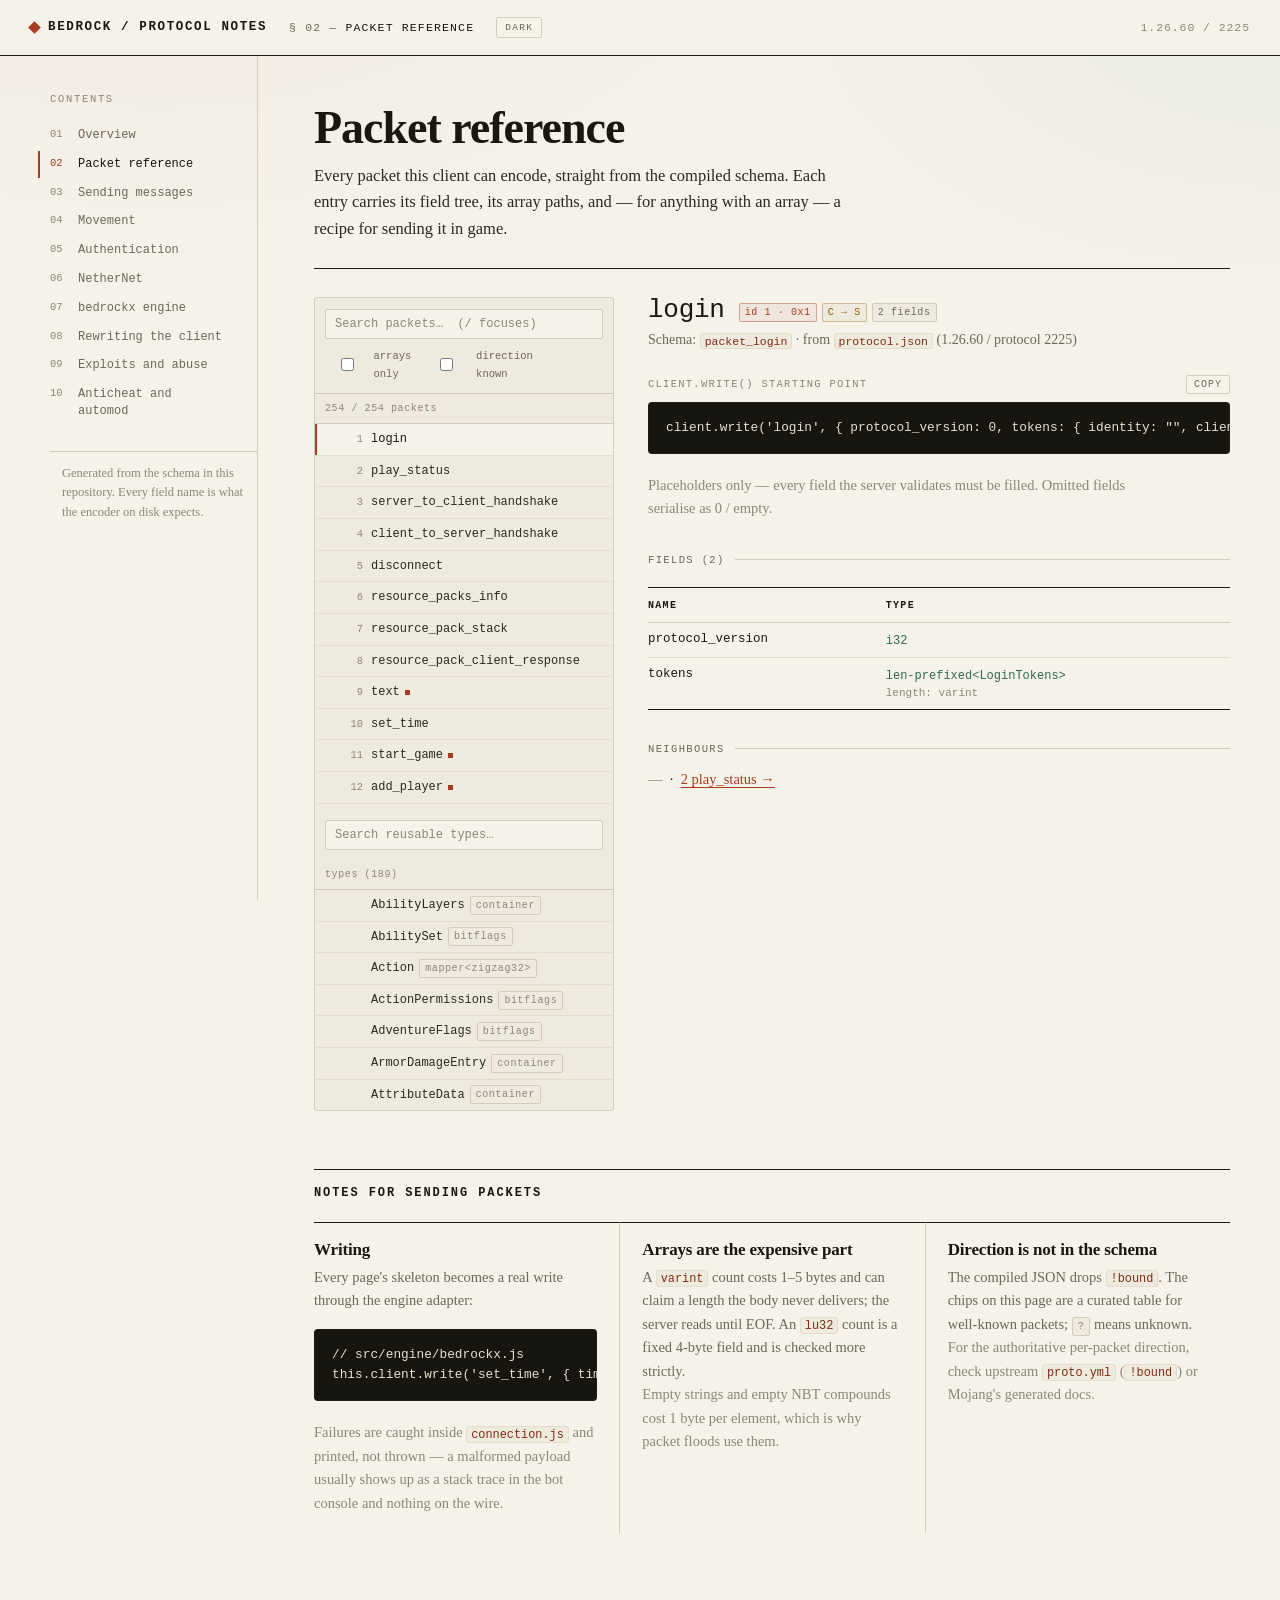
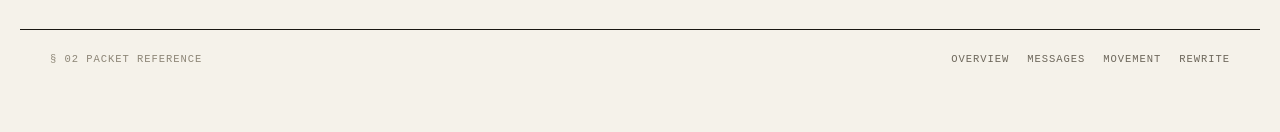
<file: packets.html>
<!DOCTYPE html>
<html lang="en">
<head>
<meta charset="utf-8">
<script>(function(){try{var t=localStorage.getItem('bd-theme');if(!t){t=window.matchMedia('(prefers-color-scheme: dark)').matches?'dark':'light'}document.documentElement.dataset.theme=t}catch(e){}})()</script>
<meta name="viewport" content="width=device-width, initial-scale=1">
<title>Packets · Bedrock protocol notes</title>
<meta name="description" content="Every Minecraft Bedrock 1.26.60 packet with its full field tree, array fields, mappers and a generated write() skeleton.">
<link rel="stylesheet" href="assets/style.css">
</head>
<body>

<header class="top">
  <a class="brand" href="index.html"><span class="mark"></span> bedrock / protocol notes</a>
  <span class="crumb">§ 02 — <b>Packet reference</b></span>
  <button class="theme-toggle" id="theme-toggle" type="button" aria-pressed="false">dark</button>
  <span class="ver" data-version>1.26.60 · proto 2225</span>
</header>

<div class="shell">
  <nav class="rail">
    <div class="rail-head">Contents</div>
    <ol>
      <li><a href="index.html"><span class="n">01</span> Overview</a></li>
      <li><a href="packets.html" class="active"><span class="n">02</span> Packet reference</a></li>
      <li><a href="messages.html"><span class="n">03</span> Sending messages</a></li>
      <li><a href="movement.html"><span class="n">04</span> Movement</a></li>
      <li><a href="auth.html"><span class="n">05</span> Authentication</a></li>
      <li><a href="nethernet.html"><span class="n">06</span> NetherNet</a></li>
      <li><a href="engine.html"><span class="n">07</span> bedrockx engine</a></li>
      <li><a href="rewrite.html"><span class="n">08</span> Rewriting the client</a></li>
      <li><a href="exploits.html"><span class="n">09</span> Exploits and abuse</a></li>
      <li><a href="automod.html"><span class="n">10</span> Anticheat and automod</a></li>
    </ol>
    <div class="rail-note">
      Generated from the schema in this repository. Every field name is what the
      encoder on disk expects.
    </div>
  </nav>

  <main class="wide">
  <section class="browser-intro">
    <h1>Packet reference</h1>
    <p class="lede">Every packet this client can encode, straight from the compiled schema.
      Each entry carries its field tree, its array paths, and — for anything with an array —
      a recipe for sending it in game.</p>
  </section>

  <div class="browser">

    <aside class="sidebar">
      <div class="search-wrap">
        <input id="search" type="search" placeholder="Search packets…  (/ focuses)" autocomplete="off" spellcheck="false">
        <div class="filters">
          <label><input type="checkbox" id="f-arrays"> arrays only</label>
          <label><input type="checkbox" id="f-known"> direction known</label>
        </div>
      </div>
      <div class="count" id="count">—</div>
      <div class="packet-list" id="packet-list"></div>

      <div class="search-wrap" style="border-top:1px solid var(--line);border-bottom:0">
        <input id="type-search" type="search" placeholder="Search reusable types…" autocomplete="off" spellcheck="false">
      </div>
      <div class="count">types (<span data-stat="typeCount">—</span>)</div>
      <div class="packet-list" id="type-list" style="max-height:220px;flex:0 1 auto"></div>
    </aside>

    <section class="detail" id="detail">
      <div class="detail-empty">
        <p>Pick a packet on the left.</p>
        <p class="small dim">Search by name, id, or <code>0x</code> hex. Press <kbd>/</kbd> to focus the box.</p>
      </div>
    </section>

  </div>

  <h2>Notes for sending packets</h2>

  <div class="cols">
    <div class="card">
      <h3>Writing</h3>
      <p class="small muted">Every page's skeleton becomes a real write through the engine adapter:</p>
      <pre><code>// src/engine/bedrockx.js
this.client.write('set_time', { time: 0 })</code></pre>
      <p class="small dim">Failures are caught inside <code>connection.js</code> and printed, not thrown — a malformed
        payload usually shows up as a stack trace in the bot console and nothing on the wire.</p>
    </div>

    <div class="card">
      <h3>Arrays are the expensive part</h3>
      <p class="small muted">A <code>varint</code> count costs 1–5 bytes and can claim a length the body never
        delivers; the server reads until EOF. An <code>lu32</code> count is a fixed 4-byte field and is
        checked more strictly.</p>
      <p class="small dim">Empty strings and empty NBT compounds cost 1 byte per element, which is why
        packet floods use them.</p>
    </div>

    <div class="card">
      <h3>Direction is not in the schema</h3>
      <p class="small muted">The compiled JSON drops <code>!bound</code>. The chips on this page are a
        curated table for well-known packets; <span class="badge unknown">?</span> means unknown.</p>
      <p class="small dim">For the authoritative per-packet direction, check upstream
        <code>proto.yml</code> (<code>!bound</code>) or Mojang's generated docs.</p>
    </div>
  </div>
</main>
</div>

<footer>
  <span>§ 02 packet reference</span>
  <span class="spacer"></span>
  <a href="index.html">overview</a>
  <a href="messages.html">messages</a>
  <a href="movement.html">movement</a>
  <a href="rewrite.html">rewrite</a>
</footer>

<script src="assets/protocol-data.js"></script>
<script src="assets/app.js"></script>
</body>
</html>
</file>
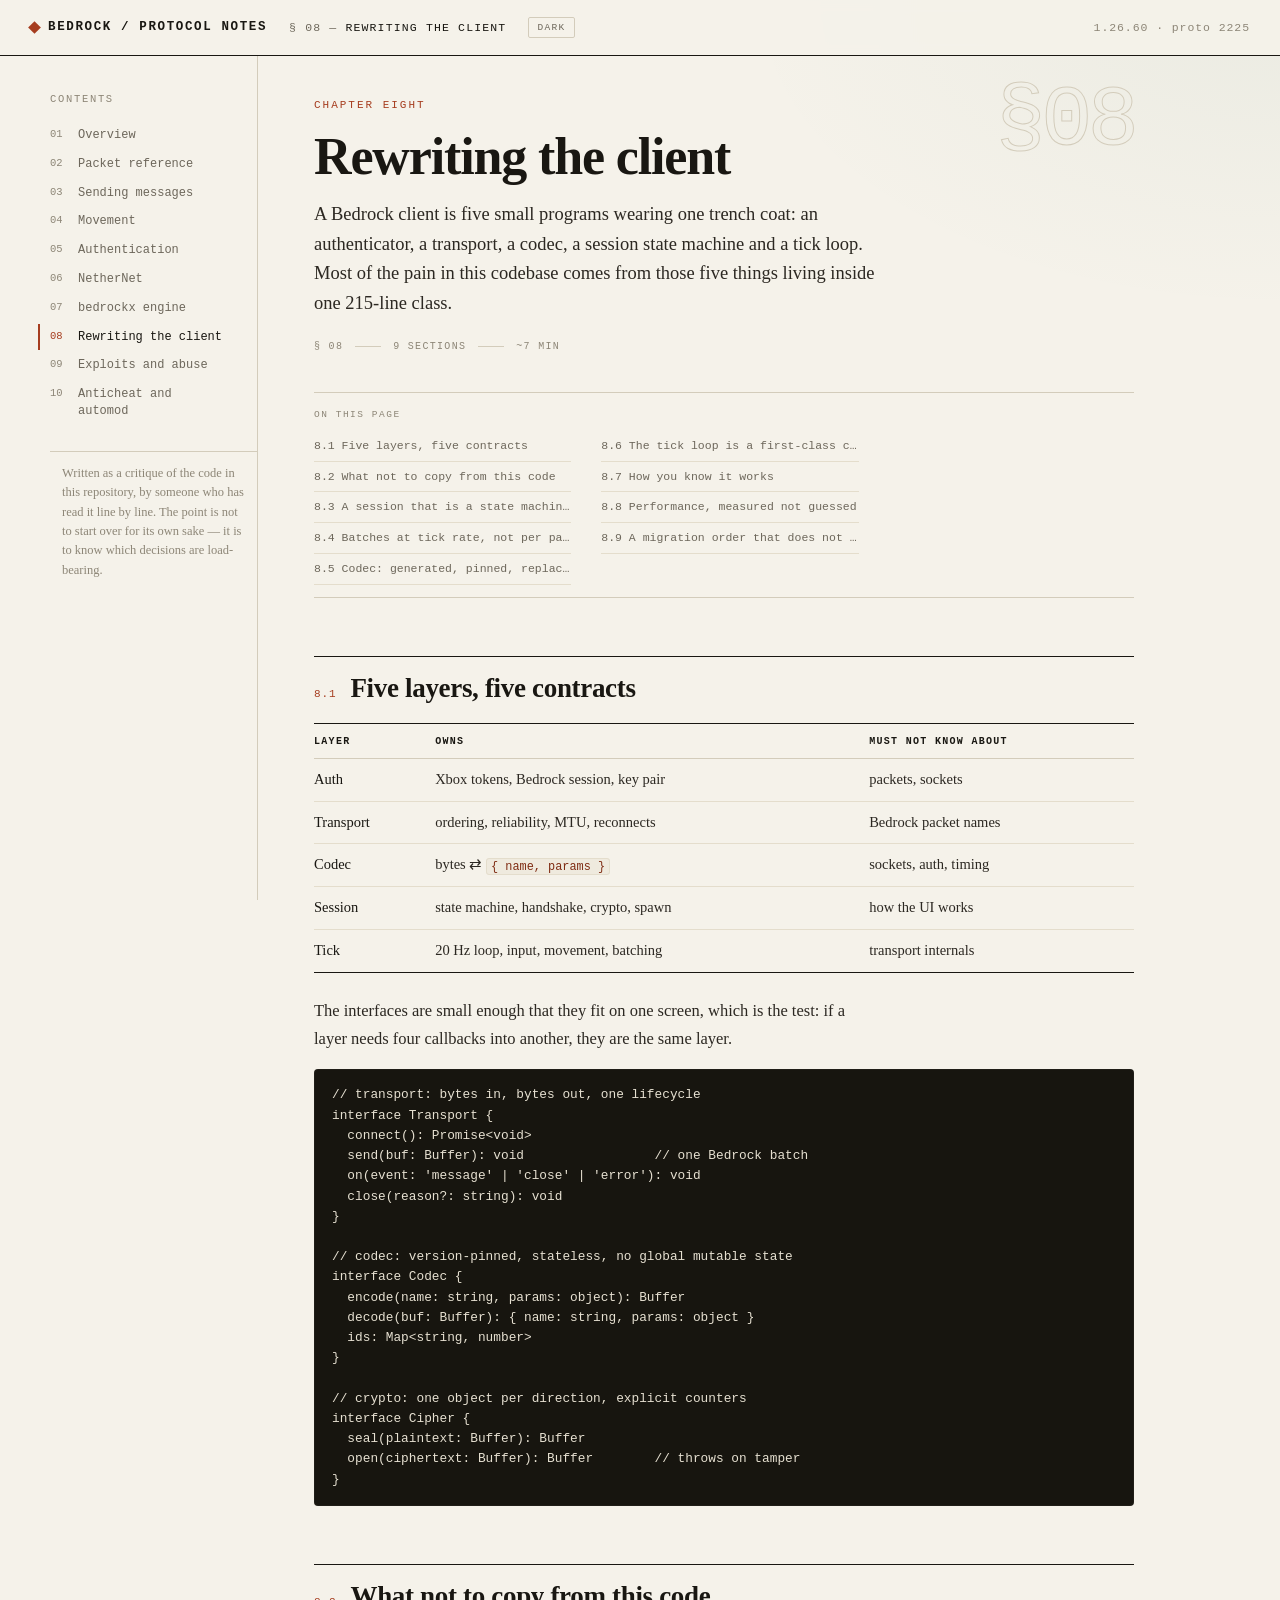
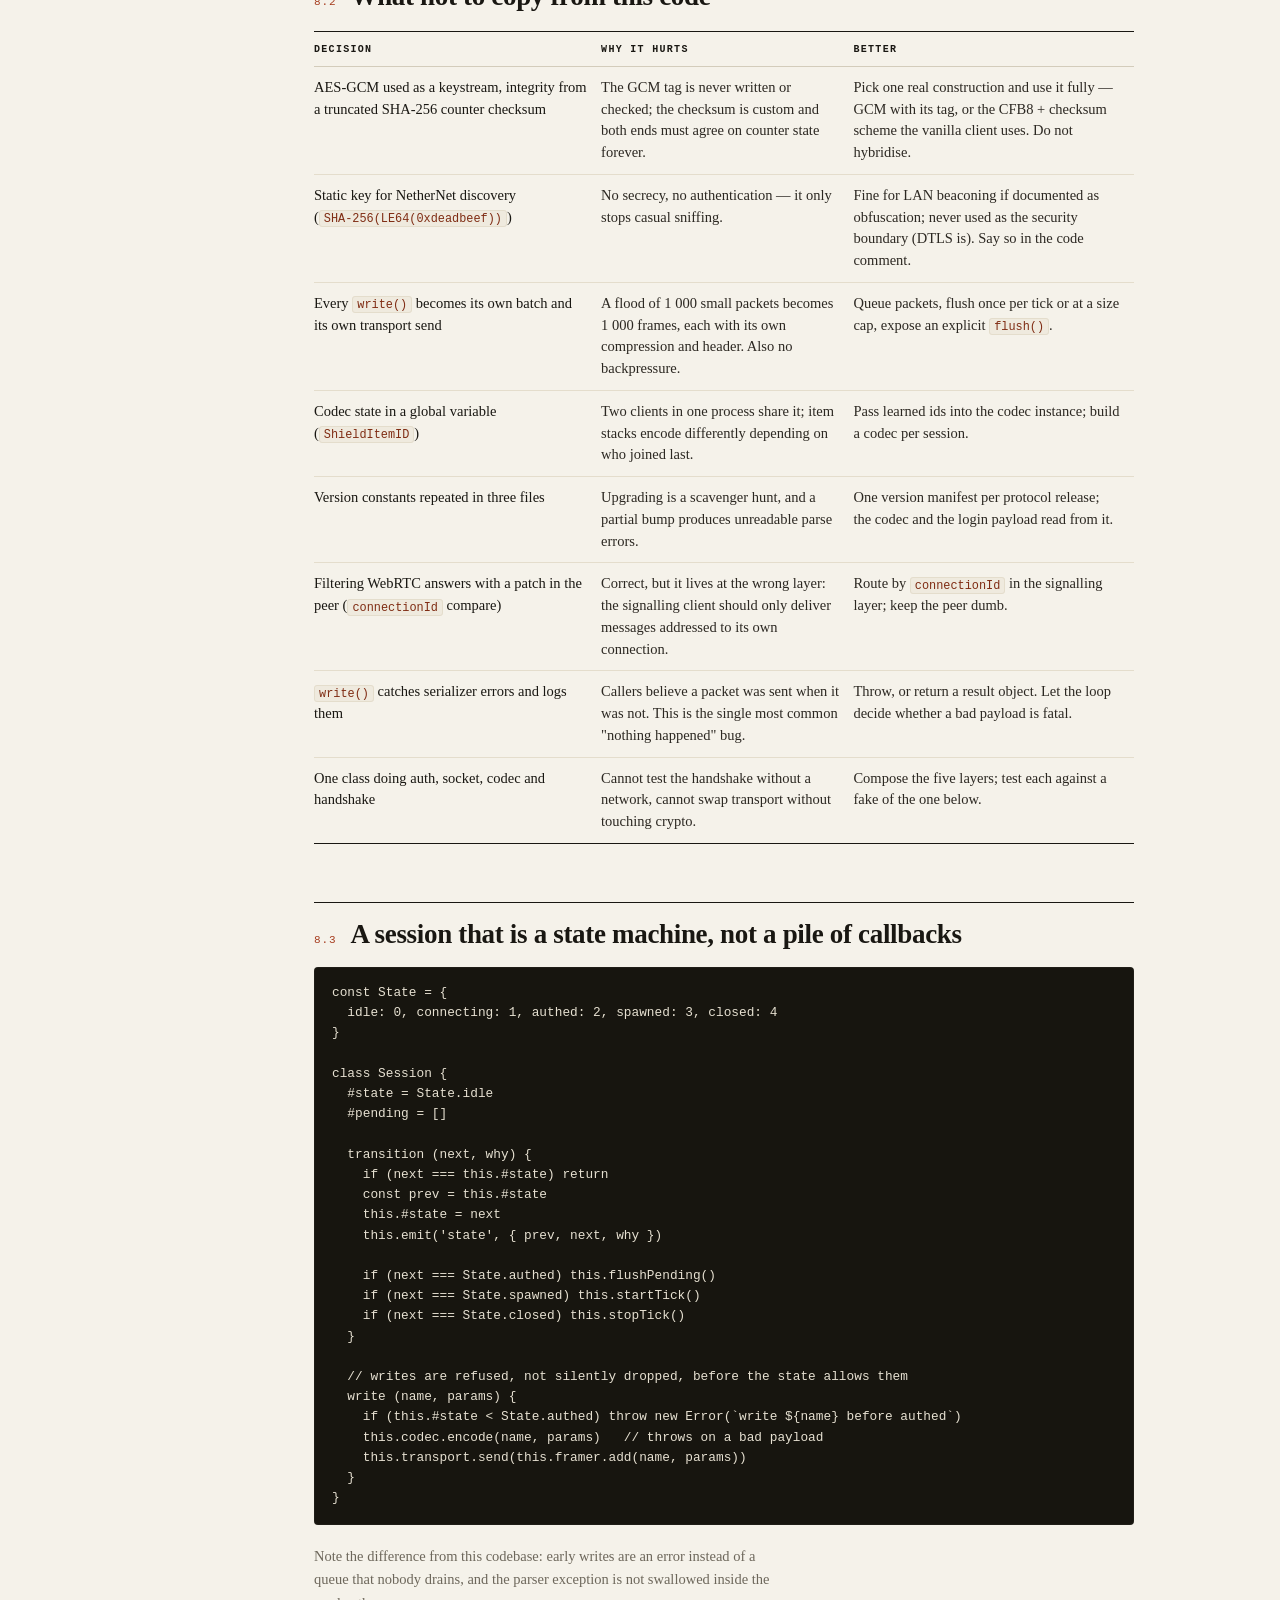
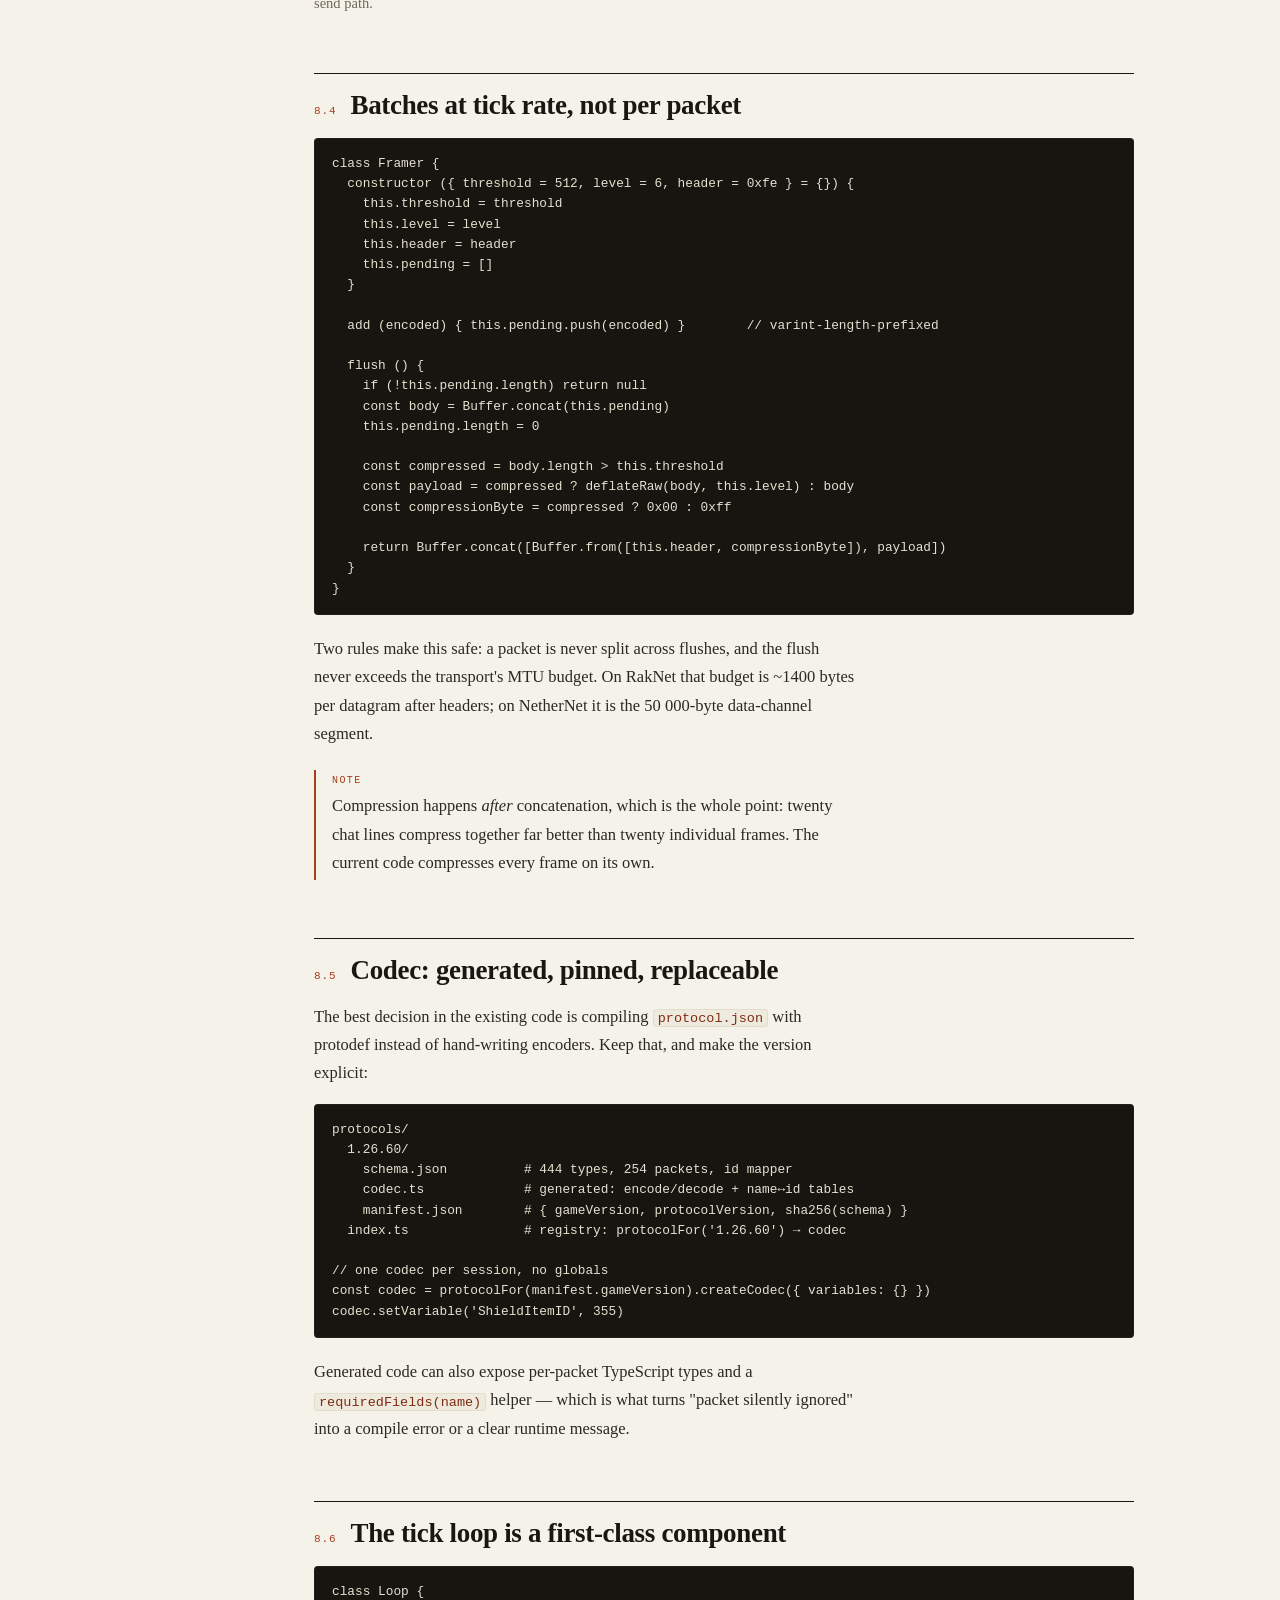
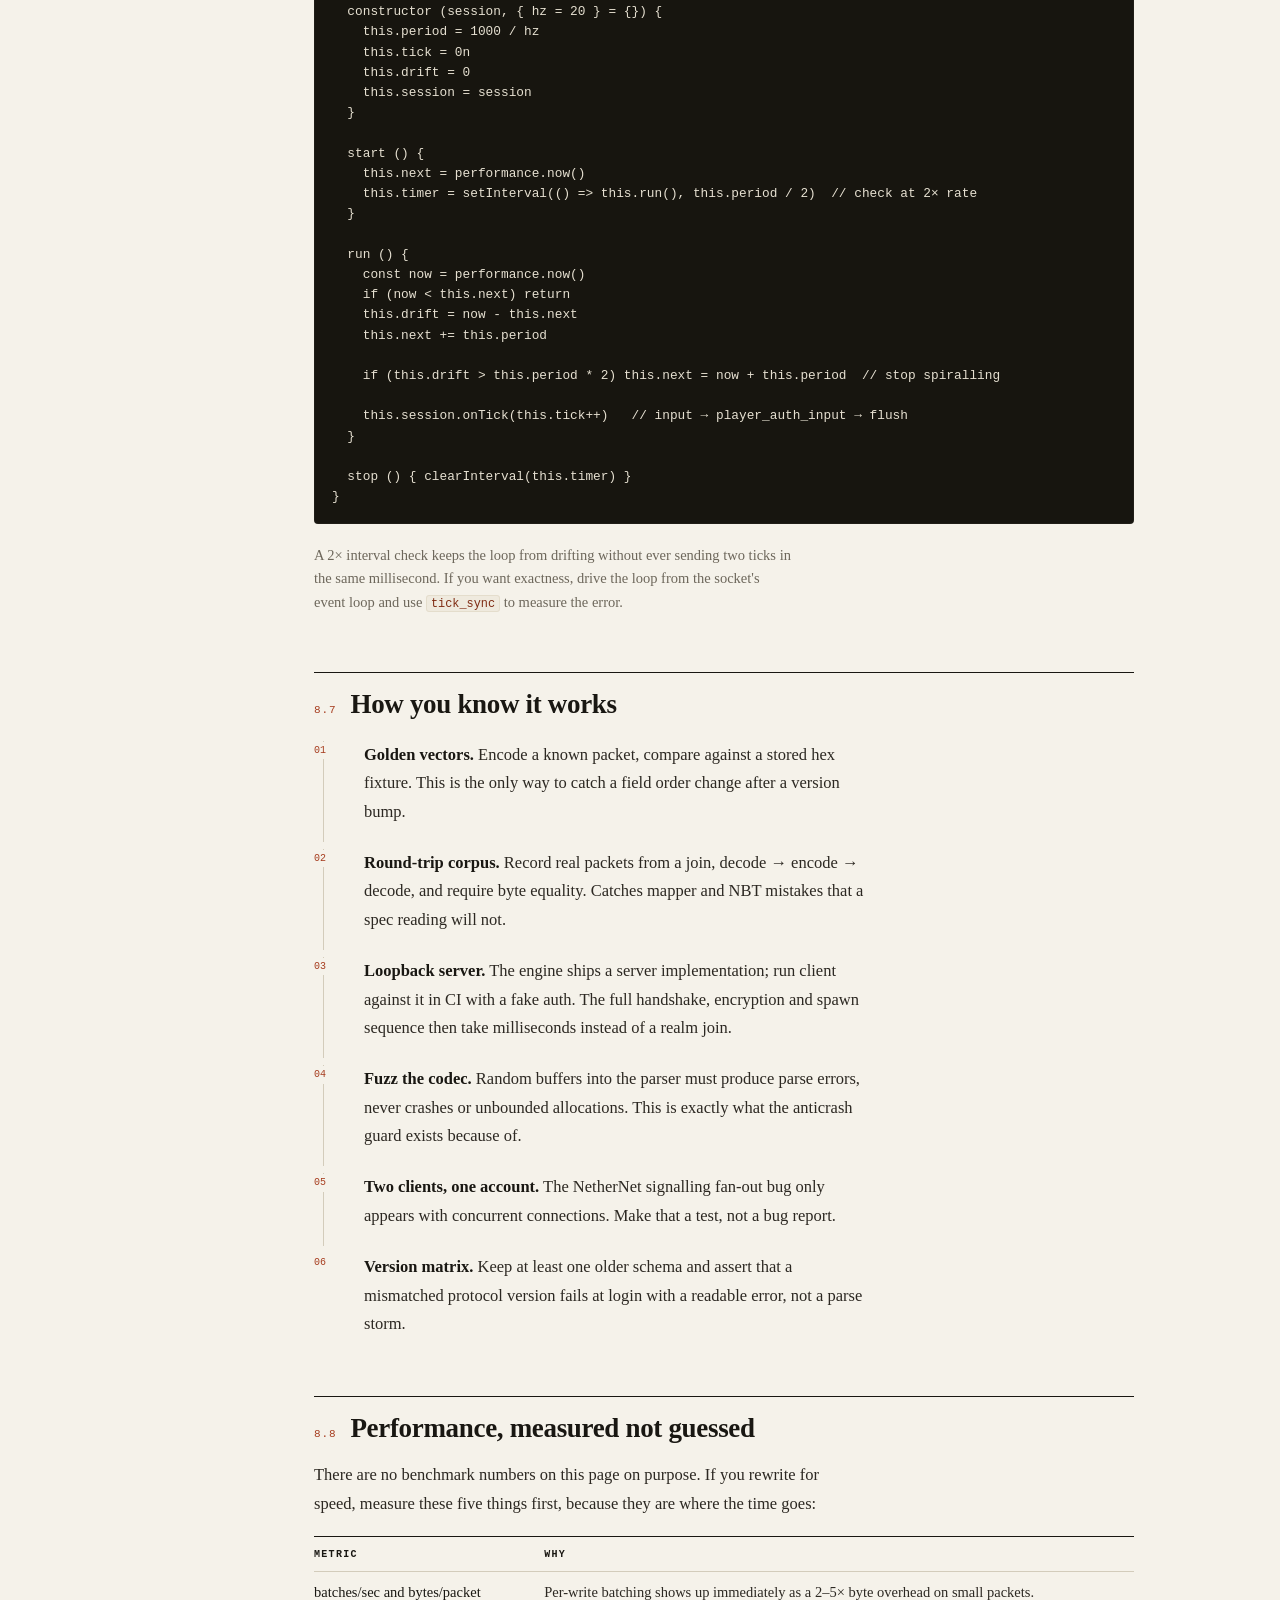
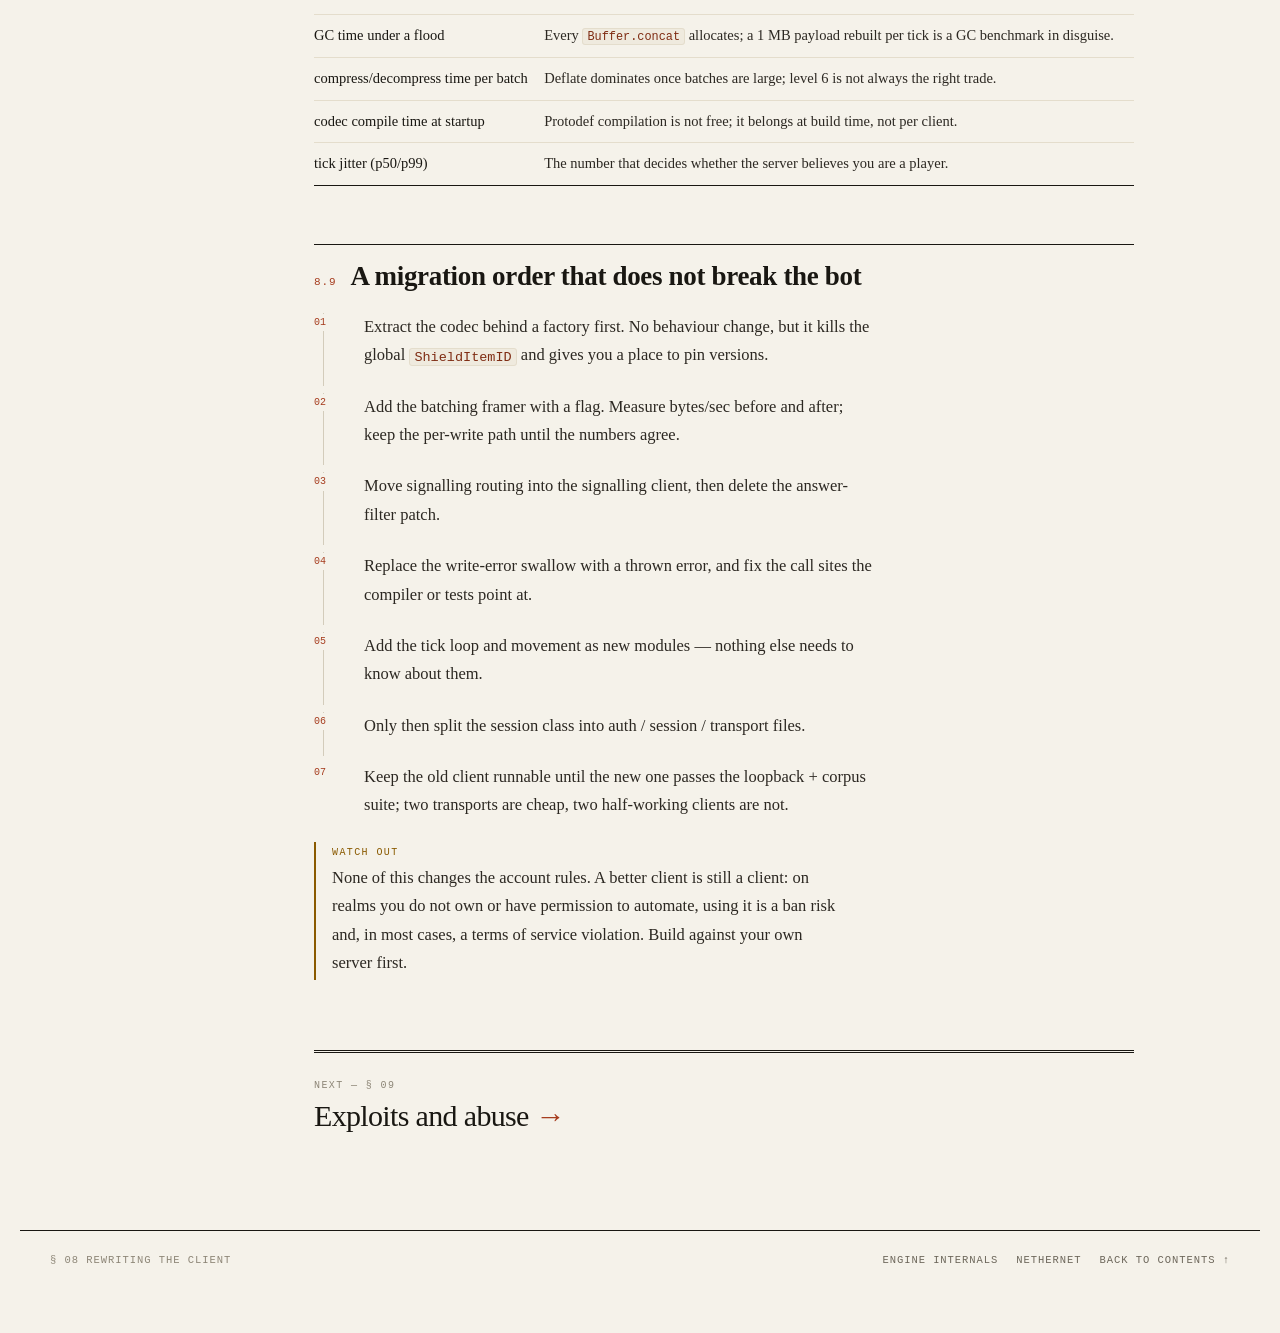
<file: rewrite.html>
<!DOCTYPE html>
<html lang="en">
<head>
<meta charset="utf-8">
<script>(function(){try{var t=localStorage.getItem('bd-theme');if(!t){t=window.matchMedia('(prefers-color-scheme: dark)').matches?'dark':'light'}document.documentElement.dataset.theme=t}catch(e){}})()</script>
<meta name="viewport" content="width=device-width, initial-scale=1">
<title>Rewriting the client · Bedrock protocol notes</title>
<meta name="description" content="Design notes for a better Bedrock client: transport and codec interfaces, correct crypto, batched framing, a tick loop, versioning and how to test it.">
<link rel="stylesheet" href="assets/style.css">
</head>
<body>

<header class="top">
  <a class="brand" href="index.html"><span class="mark"></span> bedrock / protocol notes</a>
  <span class="crumb">§ 08 — <b>Rewriting the client</b></span>
  <button class="theme-toggle" id="theme-toggle" type="button" aria-pressed="false">dark</button>
  <span class="ver">1.26.60 · proto 2225</span>
</header>

<div class="shell">
  <nav class="rail">
    <div class="rail-head">Contents</div>
    <ol>
      <li><a href="index.html"><span class="n">01</span> Overview</a></li>
      <li><a href="packets.html"><span class="n">02</span> Packet reference</a></li>
      <li><a href="messages.html"><span class="n">03</span> Sending messages</a></li>
      <li><a href="movement.html"><span class="n">04</span> Movement</a></li>
      <li><a href="auth.html"><span class="n">05</span> Authentication</a></li>
      <li><a href="nethernet.html"><span class="n">06</span> NetherNet</a></li>
      <li><a href="engine.html"><span class="n">07</span> bedrockx engine</a></li>
      <li><a href="rewrite.html" class="active"><span class="n">08</span> Rewriting the client</a></li>
      <li><a href="exploits.html"><span class="n">09</span> Exploits and abuse</a></li>
      <li><a href="automod.html"><span class="n">10</span> Anticheat and automod</a></li>
    </ol>
    <div class="rail-note">
      Written as a critique of the code in this repository, by someone who has read it
      line by line. The point is not to start over for its own sake — it is to know which
      decisions are load-bearing.
    </div>
  </nav>

  <main>

    <section class="hero">
      <p class="eyebrow">Chapter eight</p>
      <h1>Rewriting the client</h1>
      <p class="lede">
        A Bedrock client is five small programs wearing one trench coat: an authenticator, a
        transport, a codec, a session state machine and a tick loop. Most of the pain in this
        codebase comes from those five things living inside one 215-line class.
      </p>
    </section>

    <h2 id="layers"><span class="n">8.1</span> Five layers, five contracts</h2>

    <div class="table-wrap">
      <table>
        <thead><tr><th>Layer</th><th>Owns</th><th>Must not know about</th></tr></thead>
        <tbody>
          <tr><td>Auth</td><td>Xbox tokens, Bedrock session, key pair</td><td>packets, sockets</td></tr>
          <tr><td>Transport</td><td>ordering, reliability, MTU, reconnects</td><td>Bedrock packet names</td></tr>
          <tr><td>Codec</td><td>bytes ⇄ <code>{ name, params }</code></td><td>sockets, auth, timing</td></tr>
          <tr><td>Session</td><td>state machine, handshake, crypto, spawn</td><td>how the UI works</td></tr>
          <tr><td>Tick</td><td>20 Hz loop, input, movement, batching</td><td>transport internals</td></tr>
        </tbody>
      </table>
    </div>

    <p>
      The interfaces are small enough that they fit on one screen, which is the test: if a layer
      needs four callbacks into another, they are the same layer.
    </p>

    <pre><code>// transport: bytes in, bytes out, one lifecycle
interface Transport {
  connect(): Promise&lt;void&gt;
  send(buf: Buffer): void                 // one Bedrock batch
  on(event: 'message' | 'close' | 'error'): void
  close(reason?: string): void
}

// codec: version-pinned, stateless, no global mutable state
interface Codec {
  encode(name: string, params: object): Buffer
  decode(buf: Buffer): { name: string, params: object }
  ids: Map&lt;string, number&gt;
}

// crypto: one object per direction, explicit counters
interface Cipher {
  seal(plaintext: Buffer): Buffer
  open(ciphertext: Buffer): Buffer        // throws on tamper
}</code></pre>

    <h2 id="dontcopy"><span class="n">8.2</span> What not to copy from this code</h2>

    <div class="table-wrap">
      <table>
        <thead><tr><th>Decision</th><th>Why it hurts</th><th>Better</th></tr></thead>
        <tbody>
          <tr>
            <td>AES-GCM used as a keystream, integrity from a truncated SHA-256 counter checksum</td>
            <td>The GCM tag is never written or checked; the checksum is custom and both ends must agree on counter state forever.</td>
            <td>Pick one real construction and use it fully — GCM with its tag, or the CFB8 + checksum scheme the vanilla client uses. Do not hybridise.</td>
          </tr>
          <tr>
            <td>Static key for NetherNet discovery (<code>SHA-256(LE64(0xdeadbeef))</code>)</td>
            <td>No secrecy, no authentication — it only stops casual sniffing.</td>
            <td>Fine for LAN beaconing if documented as obfuscation; never used as the security boundary (DTLS is). Say so in the code comment.</td>
          </tr>
          <tr>
            <td>Every <code>write()</code> becomes its own batch and its own transport send</td>
            <td>A flood of 1 000 small packets becomes 1 000 frames, each with its own compression and header. Also no backpressure.</td>
            <td>Queue packets, flush once per tick or at a size cap, expose an explicit <code>flush()</code>.</td>
          </tr>
          <tr>
            <td>Codec state in a global variable (<code>ShieldItemID</code>)</td>
            <td>Two clients in one process share it; item stacks encode differently depending on who joined last.</td>
            <td>Pass learned ids into the codec instance; build a codec per session.</td>
          </tr>
          <tr>
            <td>Version constants repeated in three files</td>
            <td>Upgrading is a scavenger hunt, and a partial bump produces unreadable parse errors.</td>
            <td>One version manifest per protocol release; the codec and the login payload read from it.</td>
          </tr>
          <tr>
            <td>Filtering WebRTC answers with a patch in the peer (<code>connectionId</code> compare)</td>
            <td>Correct, but it lives at the wrong layer: the signalling client should only deliver messages addressed to its own connection.</td>
            <td>Route by <code>connectionId</code> in the signalling layer; keep the peer dumb.</td>
          </tr>
          <tr>
            <td><code>write()</code> catches serializer errors and logs them</td>
            <td>Callers believe a packet was sent when it was not. This is the single most common "nothing happened" bug.</td>
            <td>Throw, or return a result object. Let the loop decide whether a bad payload is fatal.</td>
          </tr>
          <tr>
            <td>One class doing auth, socket, codec and handshake</td>
            <td>Cannot test the handshake without a network, cannot swap transport without touching crypto.</td>
            <td>Compose the five layers; test each against a fake of the one below.</td>
          </tr>
        </tbody>
      </table>
    </div>

    <h2 id="session"><span class="n">8.3</span> A session that is a state machine, not a pile of callbacks</h2>

    <pre><code>const State = {
  idle: 0, connecting: 1, authed: 2, spawned: 3, closed: 4
}

class Session {
  #state = State.idle
  #pending = []

  transition (next, why) {
    if (next === this.#state) return
    const prev = this.#state
    this.#state = next
    this.emit('state', { prev, next, why })

    if (next === State.authed) this.flushPending()
    if (next === State.spawned) this.startTick()
    if (next === State.closed) this.stopTick()
  }

  // writes are refused, not silently dropped, before the state allows them
  write (name, params) {
    if (this.#state &lt; State.authed) throw new Error(`write ${name} before authed`)
    this.codec.encode(name, params)   // throws on a bad payload
    this.transport.send(this.framer.add(name, params))
  }
}</code></pre>

    <p class="small muted">
      Note the difference from this codebase: early writes are an error instead of a queue that
      nobody drains, and the parser exception is not swallowed inside the send path.
    </p>

    <h2 id="framing"><span class="n">8.4</span> Batches at tick rate, not per packet</h2>

    <pre><code>class Framer {
  constructor ({ threshold = 512, level = 6, header = 0xfe } = {}) {
    this.threshold = threshold
    this.level = level
    this.header = header
    this.pending = []
  }

  add (encoded) { this.pending.push(encoded) }        // varint-length-prefixed

  flush () {
    if (!this.pending.length) return null
    const body = Buffer.concat(this.pending)
    this.pending.length = 0

    const compressed = body.length &gt; this.threshold
    const payload = compressed ? deflateRaw(body, this.level) : body
    const compressionByte = compressed ? 0x00 : 0xff

    return Buffer.concat([Buffer.from([this.header, compressionByte]), payload])
  }
}</code></pre>

    <p>
      Two rules make this safe: a packet is never split across flushes, and the flush never exceeds
      the transport's MTU budget. On RakNet that budget is ~1400 bytes per datagram after headers;
      on NetherNet it is the 50 000-byte data-channel segment.
    </p>

    <div class="note">
      <p>
        Compression happens <em>after</em> concatenation, which is the whole point: twenty chat
        lines compress together far better than twenty individual frames. The current code
        compresses every frame on its own.
      </p>
    </div>

    <h2 id="codec"><span class="n">8.5</span> Codec: generated, pinned, replaceable</h2>

    <p>
      The best decision in the existing code is compiling <code>protocol.json</code> with protodef
      instead of hand-writing encoders. Keep that, and make the version explicit:
    </p>

    <pre><code>protocols/
  1.26.60/
    schema.json          # 444 types, 254 packets, id mapper
    codec.ts             # generated: encode/decode + name↔id tables
    manifest.json        # { gameVersion, protocolVersion, sha256(schema) }
  index.ts               # registry: protocolFor('1.26.60') → codec

// one codec per session, no globals
const codec = protocolFor(manifest.gameVersion).createCodec({ variables: {} })
codec.setVariable('ShieldItemID', 355)</code></pre>

    <p>
      Generated code can also expose per-packet TypeScript types and a
      <code>requiredFields(name)</code> helper — which is what turns "packet silently ignored" into
      a compile error or a clear runtime message.
    </p>

    <h2 id="tick"><span class="n">8.6</span> The tick loop is a first-class component</h2>

    <pre><code>class Loop {
  constructor (session, { hz = 20 } = {}) {
    this.period = 1000 / hz
    this.tick = 0n
    this.drift = 0
    this.session = session
  }

  start () {
    this.next = performance.now()
    this.timer = setInterval(() =&gt; this.run(), this.period / 2)  // check at 2× rate
  }

  run () {
    const now = performance.now()
    if (now &lt; this.next) return
    this.drift = now - this.next
    this.next += this.period

    if (this.drift &gt; this.period * 2) this.next = now + this.period  // stop spiralling

    this.session.onTick(this.tick++)   // input → player_auth_input → flush
  }

  stop () { clearInterval(this.timer) }
}</code></pre>

    <p class="small muted">
      A 2× interval check keeps the loop from drifting without ever sending two ticks in the same
      millisecond. If you want exactness, drive the loop from the socket's event loop and use
      <code>tick_sync</code> to measure the error.
    </p>

    <h2 id="testing"><span class="n">8.7</span> How you know it works</h2>

    <ol class="steps">
      <li><b>Golden vectors.</b> Encode a known packet, compare against a stored hex fixture. This is
        the only way to catch a field order change after a version bump.</li>
      <li><b>Round-trip corpus.</b> Record real packets from a join, decode → encode → decode, and
        require byte equality. Catches mapper and NBT mistakes that a spec reading will not.</li>
      <li><b>Loopback server.</b> The engine ships a server implementation; run client against it in
        CI with a fake auth. The full handshake, encryption and spawn sequence then take
        milliseconds instead of a realm join.</li>
      <li><b>Fuzz the codec.</b> Random buffers into the parser must produce parse errors, never
        crashes or unbounded allocations. This is exactly what the anticrash guard exists because
        of.</li>
      <li><b>Two clients, one account.</b> The NetherNet signalling fan-out bug only appears with
        concurrent connections. Make that a test, not a bug report.</li>
      <li><b>Version matrix.</b> Keep at least one older schema and assert that a mismatched
        protocol version fails at login with a readable error, not a parse storm.</li>
    </ol>

    <h2 id="perf"><span class="n">8.8</span> Performance, measured not guessed</h2>

    <p>
      There are no benchmark numbers on this page on purpose. If you rewrite for speed, measure
      these five things first, because they are where the time goes:
    </p>

    <div class="table-wrap">
      <table>
        <thead><tr><th>Metric</th><th>Why</th></tr></thead>
        <tbody>
          <tr><td>batches/sec and bytes/packet</td><td>Per-write batching shows up immediately as a 2–5× byte overhead on small packets.</td></tr>
          <tr><td>GC time under a flood</td><td>Every <code>Buffer.concat</code> allocates; a 1 MB payload rebuilt per tick is a GC benchmark in disguise.</td></tr>
          <tr><td>compress/decompress time per batch</td><td>Deflate dominates once batches are large; level 6 is not always the right trade.</td></tr>
          <tr><td>codec compile time at startup</td><td>Protodef compilation is not free; it belongs at build time, not per client.</td></tr>
          <tr><td>tick jitter (p50/p99)</td><td>The number that decides whether the server believes you are a player.</td></tr>
        </tbody>
      </table>
    </div>

    <h2 id="migration"><span class="n">8.9</span> A migration order that does not break the bot</h2>

    <ol class="steps">
      <li>Extract the codec behind a factory first. No behaviour change, but it kills the global
        <code>ShieldItemID</code> and gives you a place to pin versions.</li>
      <li>Add the batching framer with a flag. Measure bytes/sec before and after; keep the
        per-write path until the numbers agree.</li>
      <li>Move signalling routing into the signalling client, then delete the answer-filter patch.</li>
      <li>Replace the write-error swallow with a thrown error, and fix the call sites the compiler
        or tests point at.</li>
      <li>Add the tick loop and movement as new modules — nothing else needs to know about them.</li>
      <li>Only then split the session class into auth / session / transport files.</li>
      <li>Keep the old client runnable until the new one passes the loopback + corpus suite; two
        transports are cheap, two half-working clients are not.</li>
    </ol>

    <div class="warn">
      <p>
        None of this changes the account rules. A better client is still a client: on realms you do
        not own or have permission to automate, using it is a ban risk and, in most cases, a terms
        of service violation. Build against your own server first.
      </p>
    </div>

  </main>
</div>

<footer>
  <span>§ 08 rewriting the client</span>
  <span class="spacer"></span>
  <a href="engine.html">engine internals</a>
  <a href="nethernet.html">nethernet</a>
  <a href="index.html">back to contents ↑</a>
</footer>

<script src="assets/protocol-data.js"></script>
<script src="assets/app.js"></script>
</body>
</html>
</file>
<file: assets/style.css>
/* Bedrock protocol notes — editorial manual theme.
   Light paper, ink rules, one rust accent. No external assets. */

:root {
  --paper: #f5f2ea;
  --paper-2: #efeade;
  --paper-3: #e8e2d3;
  --ink: #191712;
  --body: #2c2822;
  --muted: #6d675b;
  --dim: #8d8677;
  --rule: #d3ccbb;
  --rule-2: #e4ddcc;
  --rust: #a63d1f;
  --rust-2: #7f2c13;
  --green: #2f6b4f;
  --amber: #8a5a00;
  --code: #17150f;
  --code-ink: #e6e0d1;
  --code-dim: #8f8875;
  --mono: ui-monospace, "SFMono-Regular", "SF Mono", "JetBrains Mono", Menlo, Consolas, "Liberation Mono", monospace;
  --serif: "Iowan Old Style", "Palatino Linotype", "Book Antiqua", Palatino, Georgia, "Times New Roman", serif;
}

* { box-sizing: border-box; }

html { scroll-behavior: smooth; }

body {
  margin: 0;
  background:
    radial-gradient(1100px 620px at 12% -8%, rgba(166, 61, 31, 0.055), transparent 62%),
    radial-gradient(900px 520px at 100% 0%, rgba(47, 107, 79, 0.05), transparent 60%),
    var(--paper);
  color: var(--body);
  font: 16.5px/1.72 var(--serif);
  -webkit-font-smoothing: antialiased;
  text-rendering: optimizeLegibility;
}

::selection { background: var(--rust); color: var(--paper); }

a {
  color: var(--rust);
  text-decoration: underline;
  text-decoration-thickness: 1px;
  text-underline-offset: 3px;
}
a:hover { color: var(--rust-2); text-decoration-thickness: 2px; }
a:focus-visible, button:focus-visible, input:focus-visible {
  outline: 2px solid var(--rust);
  outline-offset: 3px;
}

code, kbd, pre, .mono { font-family: var(--mono); }

/* ───────────────────────── masthead ───────────────────────── */

header.top {
  position: sticky;
  top: 0;
  z-index: 50;
  display: flex;
  align-items: center;
  gap: 22px;
  height: 56px;
  padding: 0 30px;
  background: rgba(245, 242, 234, 0.92);
  backdrop-filter: blur(6px);
  border-bottom: 1px solid var(--ink);
}

.brand {
  display: inline-flex;
  align-items: center;
  gap: 9px;
  font-family: var(--mono);
  font-size: 12.5px;
  font-weight: 600;
  letter-spacing: 0.13em;
  text-transform: uppercase;
  color: var(--ink);
  text-decoration: none;
  white-space: nowrap;
}
.brand:hover { text-decoration: none; color: var(--ink); }
.brand .mark {
  width: 9px;
  height: 9px;
  background: var(--rust);
  transform: rotate(45deg);
  flex: none;
}

.crumb {
  font-family: var(--mono);
  font-size: 11.5px;
  letter-spacing: 0.1em;
  text-transform: uppercase;
  color: var(--muted);
  white-space: nowrap;
  overflow: hidden;
  text-overflow: ellipsis;
}
.crumb b { color: var(--ink); font-weight: 500; }

.ver {
  margin-left: auto;
  font-family: var(--mono);
  font-size: 11.5px;
  letter-spacing: 0.08em;
  color: var(--dim);
  white-space: nowrap;
}

/* ───────────────────────── shell + rail ───────────────────────── */

.shell {
  max-width: 1240px;
  margin: 0 auto;
  padding: 0 30px;
  display: grid;
  grid-template-columns: 208px minmax(0, 1fr);
  gap: 56px;
  align-items: start;
}

nav.rail {
  position: sticky;
  top: 56px;
  padding: 34px 0 60px;
  border-right: 1px solid var(--rule);
  min-height: calc(100vh - 56px);
}

.rail .rail-head {
  font-family: var(--mono);
  font-size: 10.5px;
  letter-spacing: 0.16em;
  text-transform: uppercase;
  color: var(--dim);
  margin-bottom: 14px;
}

.rail ol { list-style: none; margin: 0; padding: 0 22px 0 0; }
.rail li { margin-bottom: 2px; }
.rail a {
  display: grid;
  grid-template-columns: 22px 1fr;
  gap: 6px;
  padding: 5px 8px 5px 0;
  font-family: var(--mono);
  font-size: 12px;
  line-height: 1.4;
  color: var(--muted);
  text-decoration: none;
  border-left: 2px solid transparent;
  padding-left: 10px;
  margin-left: -12px;
}
.rail a:hover { color: var(--ink); border-left-color: var(--rule); }
.rail a.active { color: var(--ink); border-left-color: var(--rust); }
.rail a .n { color: var(--dim); font-size: 10.5px; }
.rail a.active .n { color: var(--rust); }

.rail .rail-note {
  margin-top: 26px;
  padding: 12px 12px 12px 12px;
  border-top: 1px solid var(--rule);
  font-size: 12.5px;
  line-height: 1.55;
  color: var(--dim);
}

/* ───────────────────────── main column ───────────────────────── */

main {
  min-width: 0;
  max-width: 820px;
  padding: 40px 0 96px;
}
main.wide { max-width: 1120px; }

.hero { margin: 0 0 34px; }

.eyebrow {
  font-family: var(--mono);
  font-size: 11px;
  letter-spacing: 0.18em;
  text-transform: uppercase;
  color: var(--rust);
  margin: 0 0 14px;
}

h1 {
  font-size: clamp(34px, 4.4vw, 52px);
  line-height: 1.06;
  letter-spacing: -0.022em;
  font-weight: 600;
  margin: 0 0 16px;
  color: var(--ink);
  text-wrap: balance;
}
h1 em { font-style: italic; color: var(--rust); }

p.lede {
  font-size: 18.5px;
  line-height: 1.6;
  color: var(--body);
  max-width: 62ch;
  margin: 0;
}

h2 {
  font-family: var(--mono);
  font-size: 12px;
  font-weight: 600;
  letter-spacing: 0.16em;
  text-transform: uppercase;
  color: var(--ink);
  margin: 58px 0 18px;
  padding-top: 13px;
  border-top: 1px solid var(--ink);
  display: flex;
  align-items: baseline;
  gap: 10px;
}
h2 .n {
  color: var(--rust);
  font-size: 11px;
  letter-spacing: 0.06em;
  font-weight: 500;
}

h3 {
  font-size: 20.5px;
  line-height: 1.25;
  letter-spacing: -0.01em;
  margin: 30px 0 10px;
  color: var(--ink);
  font-weight: 600;
}

h4 {
  font-family: var(--mono);
  font-size: 11px;
  letter-spacing: 0.12em;
  text-transform: uppercase;
  color: var(--muted);
  margin: 22px 0 8px;
}

p { max-width: 66ch; margin: 0 0 16px; }
p.small, .small { font-size: 14.5px; line-height: 1.62; }
.muted { color: var(--muted); }
.dim { color: var(--dim); }
.nowrap { white-space: nowrap; }

ul, ol { max-width: 66ch; padding-left: 1.15em; margin: 0 0 18px; }
li { margin-bottom: 7px; }
li::marker { color: var(--rust); }

hr { border: 0; border-top: 1px solid var(--rule); margin: 34px 0; }

/* drop rule used under the masthead */
.rule-thick {
  border: 0;
  border-top: 3px double var(--ink);
  margin: 26px 0 0;
}

/* ───────────────────────── contents list ───────────────────────── */

.toc { margin: 26px 0 0; border-top: 1px solid var(--ink); }

.toc a {
  display: grid;
  grid-template-columns: 34px 1fr auto;
  gap: 16px;
  align-items: baseline;
  padding: 13px 0;
  border-bottom: 1px solid var(--rule-2);
  color: inherit;
  text-decoration: none;
}
.toc a:hover { background: var(--paper-2); text-decoration: none; }
.toc a:hover .t { color: var(--rust); }
.toc .num {
  font-family: var(--mono);
  font-size: 11px;
  color: var(--rust);
  letter-spacing: 0.06em;
}
.toc .t { font-size: 18px; color: var(--ink); }
.toc .d {
  font-family: var(--mono);
  font-size: 11px;
  color: var(--dim);
  letter-spacing: 0.04em;
  text-align: right;
  white-space: nowrap;
}
.toc .sub {
  display: block;
  font-size: 14px;
  color: var(--muted);
  font-family: var(--serif);
  margin-top: 2px;
}

/* ───────────────────────── stats ───────────────────────── */

.stats {
  display: grid;
  grid-template-columns: repeat(auto-fit, minmax(128px, 1fr));
  gap: 0;
  margin: 30px 0 6px;
  border-top: 1px solid var(--ink);
  border-bottom: 1px solid var(--ink);
}
.stat { padding: 14px 16px 13px 0; }
.stat b {
  display: block;
  font-family: var(--mono);
  font-size: 25px;
  font-weight: 500;
  letter-spacing: -0.02em;
  color: var(--ink);
  line-height: 1.15;
}
.stat span {
  display: block;
  font-family: var(--mono);
  font-size: 10px;
  letter-spacing: 0.12em;
  text-transform: uppercase;
  color: var(--dim);
  margin-top: 3px;
}

/* ───────────────────────── code ───────────────────────── */

code {
  font-size: 0.82em;
  background: var(--paper-2);
  border: 1px solid var(--rule-2);
  border-radius: 3px;
  padding: 0.5px 4px;
  color: var(--rust-2);
  white-space: nowrap;
}

pre {
  background: var(--code);
  color: var(--code-ink);
  border-radius: 4px;
  padding: 16px 18px;
  overflow: auto;
  max-height: 560px;
  margin: 16px 0 20px;
  line-height: 1.58;
  font-size: 12.8px;
  box-shadow: inset 0 0 0 1px rgba(255, 255, 255, 0.04);
}
pre code {
  background: none;
  border: 0;
  padding: 0;
  color: inherit;
  font-size: 12.8px;
  white-space: pre;
}
pre .c, pre .cm { color: var(--code-dim); }
pre .k { color: #d99a6c; }
pre .s { color: #b7c68b; }

.code-head {
  display: flex;
  align-items: baseline;
  gap: 10px;
  margin: 22px 0 -8px;
  font-family: var(--mono);
  font-size: 10.5px;
  letter-spacing: 0.12em;
  text-transform: uppercase;
  color: var(--dim);
}
.code-head .spacer { flex: 1; }

button.copy {
  font-family: var(--mono);
  font-size: 10px;
  letter-spacing: 0.1em;
  text-transform: uppercase;
  color: var(--muted);
  background: transparent;
  border: 1px solid var(--rule);
  border-radius: 2px;
  padding: 3px 7px;
  cursor: pointer;
}
button.copy:hover { color: var(--rust); border-color: var(--rust); }

kbd {
  font-family: var(--mono);
  font-size: 11px;
  border: 1px solid var(--rule);
  border-bottom-width: 2px;
  border-radius: 3px;
  padding: 0 4px;
  color: var(--ink);
  background: var(--paper-2);
}

/* ───────────────────────── tables ───────────────────────── */

.table-wrap {
  overflow: auto;
  margin: 18px 0 24px;
  border-top: 1px solid var(--ink);
  border-bottom: 1px solid var(--ink);
}

table { width: 100%; border-collapse: collapse; font-size: 14.5px; }

th {
  text-align: left;
  padding: 9px 14px 8px 0;
  font-family: var(--mono);
  font-size: 10px;
  font-weight: 600;
  letter-spacing: 0.13em;
  text-transform: uppercase;
  color: var(--ink);
  border-bottom: 1px solid var(--rule);
  white-space: nowrap;
}

td {
  padding: 10px 14px 10px 0;
  border-bottom: 1px solid var(--rule-2);
  vertical-align: top;
  line-height: 1.5;
}
tbody tr:last-child td { border-bottom: 0; }
tbody tr:hover td { background: rgba(166, 61, 31, 0.035); }

td code, th code { white-space: nowrap; }
td:first-child { color: var(--ink); }

/* ───────────────────────── badges ───────────────────────── */

.badge {
  display: inline-block;
  font-family: var(--mono);
  font-size: 10px;
  letter-spacing: 0.06em;
  line-height: 1.5;
  padding: 1px 5px;
  border: 1px solid var(--rule);
  border-radius: 2px;
  color: var(--muted);
  background: var(--paper-2);
  white-space: nowrap;
}
.badge.id { color: var(--rust); border-color: rgba(166, 61, 31, 0.4); background: rgba(166, 61, 31, 0.06); }
.badge.server { color: var(--amber); border-color: rgba(138, 90, 0, 0.35); }
.badge.client { color: var(--green); border-color: rgba(47, 107, 79, 0.35); }
.badge.both { color: var(--green); border-color: rgba(47, 107, 79, 0.35); }
.badge.arr { color: var(--rust); border-color: rgba(166, 61, 31, 0.45); background: rgba(166, 61, 31, 0.07); }
.badge.unknown { color: var(--dim); }

/* ───────────────────────── callouts ───────────────────────── */

.note, .warn, .ok {
  margin: 22px 0;
  padding: 2px 0 2px 16px;
  border-left: 2px solid var(--rust);
  max-width: 64ch;
}
.note::before, .warn::before, .ok::before {
  display: block;
  font-family: var(--mono);
  font-size: 10px;
  letter-spacing: 0.14em;
  text-transform: uppercase;
  margin-bottom: 3px;
  color: var(--rust);
}
.note::before { content: "Note"; }
.warn { border-left-color: var(--amber); }
.warn::before { content: "Watch out"; color: var(--amber); }
.ok { border-left-color: var(--green); }
.ok::before { content: "Works"; color: var(--green); }
.note p:last-child, .warn p:last-child, .ok p:last-child { margin-bottom: 0; }

/* ───────────────────────── steps ───────────────────────── */

ol.steps { counter-reset: step; list-style: none; padding: 0; margin: 20px 0; max-width: 68ch; }
ol.steps > li {
  counter-increment: step;
  position: relative;
  padding: 0 0 16px 40px;
  border-left: 1px solid var(--rule);
  margin-left: 9px;
}
ol.steps > li:last-child { border-left-color: transparent; padding-bottom: 0; }
ol.steps > li::before {
  content: counter(step, decimal-leading-zero);
  position: absolute;
  left: -10px;
  top: 1px;
  width: 19px;
  background: var(--paper);
  font-family: var(--mono);
  font-size: 10px;
  color: var(--rust);
  text-align: left;
}
ol.steps > li b { color: var(--ink); }
ol.steps > li p { margin: 4px 0 0; }

/* ───────────────────────── flow diagram ───────────────────────── */

.flow {
  font-family: var(--mono);
  font-size: 12.2px;
  line-height: 1.55;
  background: var(--code);
  color: #cfc8b8;
  border-radius: 4px;
  padding: 18px 20px;
  overflow: auto;
  white-space: pre;
  margin: 18px 0 22px;
}
.flow .c { color: var(--code-dim); }
.flow .g { color: #93bd9f; }
.flow .y { color: #d9b071; }
.flow .p { color: #d99a6c; }

/* ───────────────────────── definition list ───────────────────────── */

.kv {
  display: grid;
  grid-template-columns: 190px minmax(0, 1fr);
  gap: 9px 20px;
  margin: 18px 0 24px;
  font-size: 14.5px;
  border-top: 1px solid var(--rule);
  padding-top: 14px;
}
.kv dt { font-family: var(--mono); font-size: 12px; color: var(--rust-2); }
.kv dd { margin: 0; }

/* ───────────────────────── cards (used sparingly) ───────────────────────── */

.cols { display: grid; gap: 0; grid-template-columns: repeat(auto-fit, minmax(240px, 1fr)); }
.card {
  border-top: 1px solid var(--ink);
  padding: 16px 22px 18px 0;
}
.card + .card { padding-left: 22px; border-left: 1px solid var(--rule); }
.card h3 { margin: 0 0 6px; font-size: 17px; }
.card p { margin: 0; font-size: 14.5px; }
.card .kicker {
  font-family: var(--mono);
  font-size: 10px;
  letter-spacing: 0.14em;
  text-transform: uppercase;
  color: var(--dim);
  margin-bottom: 8px;
  display: block;
}
a.card.link { color: inherit; text-decoration: none; display: block; }
a.card.link:hover { background: var(--paper-2); }
a.card.link:hover h3 { color: var(--rust); }

/* ───────────────────────── packet browser ───────────────────────── */

.browser {
  display: grid;
  grid-template-columns: 300px minmax(0, 1fr);
  gap: 34px;
  align-items: start;
  margin-top: 8px;
}

.sidebar {
  position: sticky;
  top: 62px;
  max-height: calc(100vh - 86px);
  display: flex;
  flex-direction: column;
  border: 1px solid var(--rule);
  background: var(--paper-2);
  border-radius: 3px;
  overflow: hidden;
}

.search-wrap { padding: 10px; border-bottom: 1px solid var(--rule); }
.search-wrap input {
  width: 100%;
  background: var(--paper);
  border: 1px solid var(--rule);
  border-radius: 2px;
  color: var(--ink);
  padding: 7px 9px;
  font-family: var(--mono);
  font-size: 12px;
}
.search-wrap input::placeholder { color: var(--dim); }

.filters { display: flex; gap: 10px; margin-top: 8px; flex-wrap: wrap; }
.filters label {
  display: inline-flex;
  align-items: center;
  gap: 4px;
  font-family: var(--mono);
  font-size: 10.5px;
  color: var(--muted);
  cursor: pointer;
  user-select: none;
}
.filters input { accent-color: var(--rust); margin: 0; }

.count {
  padding: 6px 10px;
  font-family: var(--mono);
  font-size: 10px;
  letter-spacing: 0.06em;
  color: var(--dim);
  border-bottom: 1px solid var(--rule);
}

.packet-list { overflow: auto; flex: 1; }
.packet-list a {
  display: grid;
  grid-template-columns: 38px 1fr;
  gap: 8px;
  align-items: baseline;
  padding: 5px 10px;
  border-bottom: 1px solid var(--rule-2);
  font-family: var(--mono);
  font-size: 12px;
  color: var(--body);
  text-decoration: none;
}
.packet-list a:hover { background: var(--paper-3); }
.packet-list a.active { background: var(--paper); box-shadow: inset 2px 0 0 var(--rust); color: var(--ink); }
.packet-list .pid { color: var(--dim); font-size: 10.5px; text-align: right; }
.packet-list .pname { display: flex; align-items: center; gap: 5px; flex-wrap: wrap; }
.packet-list .pname code { background: none; border: 0; padding: 0; color: inherit; font-size: 12px; }
.packet-list .dot { width: 5px; height: 5px; background: var(--rust); flex: none; }
.packet-list .empty { padding: 18px 12px; font-size: 13px; color: var(--dim); }

.detail { min-width: 0; }
.detail-empty {
  padding: 50px 0;
  color: var(--dim);
  font-family: var(--mono);
  font-size: 12px;
  border-top: 1px solid var(--ink);
}

.detail-head { display: flex; align-items: flex-start; gap: 14px; flex-wrap: wrap; margin-bottom: 4px; }
.detail-head h1 {
  font-family: var(--mono);
  font-size: 26px;
  letter-spacing: -0.01em;
  margin: 0;
  font-weight: 500;
}
.detail-head .chips { display: flex; gap: 5px; flex-wrap: wrap; padding-top: 6px; }
.detail .desc { font-size: 14px; color: var(--muted); margin: 2px 0 0; }

.field-table { font-size: 13.5px; }
.field-table td { padding-top: 7px; padding-bottom: 7px; }
.field-table td:first-child { font-family: var(--mono); font-size: 12.5px; }
.field-table .tname { font-family: var(--mono); font-size: 12px; color: var(--green); }
.field-table .targ { font-family: var(--mono); font-size: 11px; color: var(--dim); }
.tree-name { color: var(--ink); }

.subhead {
  display: flex;
  align-items: center;
  gap: 10px;
  margin: 30px 0 10px;
  font-family: var(--mono);
  font-size: 10.5px;
  letter-spacing: 0.13em;
  text-transform: uppercase;
  color: var(--muted);
}
.subhead::after { content: ""; flex: 1; height: 1px; background: var(--rule); }

/* ───────────────────────── footer ───────────────────────── */

footer {
  max-width: 1240px;
  margin: 0 auto;
  padding: 20px 30px 64px;
  border-top: 1px solid var(--ink);
  font-family: var(--mono);
  font-size: 10.5px;
  letter-spacing: 0.09em;
  text-transform: uppercase;
  color: var(--dim);
  display: flex;
  gap: 18px;
  flex-wrap: wrap;
}
footer a { color: var(--muted); text-decoration: none; }
footer a:hover { color: var(--rust); }
footer .spacer { flex: 1; }

/* ───────────────────────── responsive ───────────────────────── */

@media (max-width: 1040px) {
  .shell { grid-template-columns: 1fr; gap: 0; }
  nav.rail {
    position: relative;
    top: 0;
    min-height: 0;
    border-right: 0;
    border-bottom: 1px solid var(--rule);
    padding: 18px 0 16px;
    margin-bottom: 8px;
  }
  .rail .rail-head { margin-bottom: 8px; }
  .rail ol { display: flex; flex-wrap: wrap; gap: 2px 14px; padding-right: 0; }
  .rail a { border-left: 0; border-bottom: 2px solid transparent; padding: 2px 0; margin: 0; }
  .rail a.active { border-bottom-color: var(--rust); }
  .rail .rail-note { display: none; }
  .browser { grid-template-columns: 1fr; gap: 22px; }
  .sidebar { position: relative; top: 0; max-height: 300px; }
}

@media (max-width: 720px) {
  header.top { padding: 0 16px; gap: 12px; }
  .crumb { display: none; }
  .ver { font-size: 10.5px; }
  .shell { padding: 0 18px; }
  main { padding-top: 26px; }
  h1 { font-size: 32px; }
  p.lede { font-size: 17px; }
  .kv { grid-template-columns: 1fr; gap: 2px 0; }
  .kv dd { margin-bottom: 10px; }
  .card + .card { padding-left: 0; border-left: 0; }
  footer { padding: 18px 18px 50px; }
  .toc a { grid-template-columns: 26px 1fr; }
  .toc .d { display: none; }
}

@media (prefers-reduced-motion: reduce) {
  * { transition: none !important; scroll-behavior: auto !important; }
}

/* ───────────────────────── dark theme ───────────────────────── */

html { color-scheme: light; }

html[data-theme="dark"] {
  color-scheme: dark;
  --paper: #100f0d;
  --paper-2: #17150f;
  --paper-3: #201c15;
  --ink: #f3ecdd;
  --body: #cec6b5;
  --muted: #9a9281;
  --dim: #786f61;
  --rule: #2f2a21;
  --rule-2: #23201a;
  --rust: #e2764e;
  --rust-2: #f39a76;
  --green: #86c7a3;
  --amber: #e3b478;
  --code: #090807;
  --code-ink: #e7e1d2;
  --code-dim: #8b8474;
}

html[data-theme="dark"] body {
  background:
    radial-gradient(1100px 620px at 12% -8%, rgba(226, 118, 78, 0.10), transparent 62%),
    radial-gradient(900px 520px at 100% 0%, rgba(134, 199, 163, 0.06), transparent 60%),
    var(--paper);
}

html[data-theme="dark"] header.top { background: rgba(16, 15, 13, 0.9); }
html[data-theme="dark"] pre { box-shadow: inset 0 0 0 1px rgba(255, 255, 255, 0.05); }
html[data-theme="dark"] ::selection { background: var(--rust); color: #14110c; }
html[data-theme="dark"] .badge { background: var(--paper-2); }
html[data-theme="dark"] .packet-list a.active { background: var(--paper-3); }
html[data-theme="dark"] .toc a:hover,
html[data-theme="dark"] .chapter-index a:hover { background: var(--paper-2); }
html[data-theme="dark"] a.card.link:hover { background: var(--paper-2); }

/* ───────────────────────── theme toggle ───────────────────────── */

.theme-toggle {
  font-family: var(--mono);
  font-size: 9.5px;
  letter-spacing: 0.14em;
  text-transform: uppercase;
  color: var(--muted);
  background: transparent;
  border: 1px solid var(--rule);
  border-radius: 2px;
  padding: 4px 8px;
  cursor: pointer;
}
.theme-toggle:hover { color: var(--rust); border-color: var(--rust); }

/* ───────────────────────── cover (home) ───────────────────────── */

.cover-wrap {
  max-width: 1200px;
  margin: 0 auto;
  padding: 0 30px 10px;
}

.cover {
  display: grid;
  grid-template-columns: minmax(0, 1.4fr) minmax(280px, 0.6fr);
  gap: 56px;
  align-items: end;
  padding: 62px 0 34px;
  border-bottom: 3px double var(--ink);
}

.cover-title {
  font-size: clamp(52px, 8.4vw, 102px);
  line-height: 0.9;
  letter-spacing: -0.045em;
  margin: 0 0 26px;
  font-weight: 600;
}
.cover-title em { font-style: italic; color: var(--rust); }

.cover-lede {
  font-size: 19px;
  line-height: 1.58;
  max-width: 46ch;
  margin: 0;
  color: var(--body);
}

.cover-links { display: flex; gap: 12px; flex-wrap: wrap; margin: 28px 0 0; }

.cta {
  display: inline-block;
  font-family: var(--mono);
  font-size: 11px;
  letter-spacing: 0.1em;
  text-transform: uppercase;
  text-decoration: none;
  padding: 10px 14px;
  border: 1px solid var(--ink);
  color: var(--ink);
  background: transparent;
}
.cta:hover { background: var(--ink); color: var(--paper); }
.cta.ghost { border-color: var(--rule); color: var(--muted); }
.cta.ghost:hover { border-color: var(--rust); color: var(--rust); background: transparent; }

.specimen {
  border-top: 1px solid var(--ink);
  border-bottom: 1px solid var(--ink);
  padding: 11px 0 10px;
}
.specimen-head {
  display: flex;
  justify-content: space-between;
  font-family: var(--mono);
  font-size: 9.5px;
  letter-spacing: 0.16em;
  text-transform: uppercase;
  color: var(--dim);
  padding-bottom: 8px;
}
.specimen-head .live { display: inline-flex; align-items: center; gap: 6px; color: var(--rust); }
.specimen-head .live i { width: 5px; height: 5px; background: var(--rust); display: block; }
.specimen ol { list-style: none; margin: 0; padding: 0; }
.specimen li {
  display: grid;
  grid-template-columns: 34px 1fr auto;
  gap: 10px;
  align-items: baseline;
  padding: 7px 0;
  border-top: 1px solid var(--rule-2);
  font-family: var(--mono);
  font-size: 12px;
}
.specimen li:first-child { border-top: 0; }
.specimen .s-id { color: var(--dim); font-size: 10.5px; }
.specimen .s-name { color: var(--ink); text-decoration: none; }
.specimen .s-name:hover { color: var(--rust); }
.specimen .s-arr { color: var(--rust); font-size: 9.5px; letter-spacing: 0.06em; text-transform: uppercase; }
.specimen-foot {
  display: flex;
  justify-content: space-between;
  margin-top: 10px;
  padding-top: 9px;
  border-top: 1px solid var(--rule);
  font-family: var(--mono);
  font-size: 9.5px;
  letter-spacing: 0.12em;
  text-transform: uppercase;
  color: var(--muted);
  text-decoration: none;
}
.specimen-foot:hover { color: var(--rust); }

.ledger {
  display: grid;
  grid-template-columns: repeat(6, 1fr);
  border-bottom: 1px solid var(--rule);
}
.ledger > div { padding: 16px 14px 18px 0; border-right: 1px solid var(--rule-2); }
.ledger > div:last-child { border-right: 0; }
.ledger b {
  display: block;
  font-family: var(--mono);
  font-size: 26px;
  font-weight: 500;
  letter-spacing: -0.02em;
  color: var(--ink);
  line-height: 1.1;
}
.ledger span {
  font-family: var(--mono);
  font-size: 9.5px;
  letter-spacing: 0.14em;
  text-transform: uppercase;
  color: var(--dim);
}

.cover-body {
  display: grid;
  grid-template-columns: minmax(0, 1.35fr) minmax(260px, 0.65fr);
  gap: 64px;
  padding: 0 0 34px;
}
.cover-col h2 { margin-top: 42px; }

.chapter-index { list-style: none; margin: 22px 0 0; padding: 0; border-top: 1px solid var(--ink); }
.chapter-index li { border-bottom: 1px solid var(--rule-2); }
.chapter-index a {
  display: grid;
  grid-template-columns: 38px 1fr auto;
  gap: 16px;
  align-items: baseline;
  padding: 14px 0;
  text-decoration: none;
  color: inherit;
}
.chapter-index a:hover .ci-title { color: var(--rust); }
.ci-num { font-family: var(--mono); font-size: 11px; color: var(--rust); }
.ci-title { display: block; font-size: 20px; color: var(--ink); letter-spacing: -0.01em; }
.ci-sub { display: block; font-size: 14px; color: var(--muted); margin-top: 2px; max-width: 54ch; line-height: 1.5; }
.ci-meta {
  font-family: var(--mono);
  font-size: 9.5px;
  letter-spacing: 0.1em;
  text-transform: uppercase;
  color: var(--dim);
  white-space: nowrap;
}

.kv.tight { grid-template-columns: 92px minmax(0, 1fr); gap: 7px 14px; border-top: 1px solid var(--rule); padding-top: 12px; }
.kv.tight dt { font-size: 9.5px; text-transform: uppercase; letter-spacing: 0.1em; }
.kv.tight dd { font-family: var(--mono); font-size: 12px; }

.link-list { list-style: none; padding: 0; margin: 14px 0 0; border-top: 1px solid var(--rule); }
.link-list li { border-bottom: 1px solid var(--rule-2); }
.link-list a {
  display: block;
  padding: 7px 0;
  font-family: var(--mono);
  font-size: 11.5px;
  text-decoration: none;
  color: var(--muted);
}
.link-list a:hover { color: var(--rust); }

.cover-foot {
  display: flex;
  align-items: center;
  gap: 18px;
  padding: 16px 0 26px;
  border-top: 1px solid var(--ink);
  font-family: var(--mono);
  font-size: 10px;
  letter-spacing: 0.1em;
  text-transform: uppercase;
  color: var(--dim);
}
.cover-foot .rule { flex: 1; height: 1px; background: var(--rule); }
.cover-foot a { color: var(--muted); text-decoration: none; }
.cover-foot a:hover { color: var(--rust); }

@media (max-width: 1040px) {
  .cover { grid-template-columns: 1fr; gap: 34px; padding-top: 38px; }
  .cover-body { grid-template-columns: 1fr; gap: 6px; }
  .ledger { grid-template-columns: repeat(3, 1fr); }
  .ledger > div:nth-child(3n) { border-right: 0; }
}

@media (max-width: 640px) {
  .cover-wrap { padding: 0 18px; }
  .cover-title { font-size: 44px; }
  .ledger { grid-template-columns: repeat(2, 1fr); }
  .ledger > div:nth-child(2n) { border-right: 0; }
  .cover-foot { flex-wrap: wrap; gap: 10px; }
  .cover-foot .rule { display: none; }
  .chapter-index a { grid-template-columns: 28px 1fr; }
  .ci-meta { display: none; }
}

/* ───────────────────────── chapter pages ───────────────────────── */

main.chapter .hero { position: relative; }

main.chapter .hero::before {
  content: "§" attr(data-chapter);
  position: absolute;
  right: 0;
  top: -18px;
  font-family: var(--mono);
  font-size: 86px;
  line-height: 1;
  letter-spacing: -0.06em;
  color: transparent;
  -webkit-text-stroke: 1px var(--rule);
  pointer-events: none;
  user-select: none;
}

.hero-meta {
  display: flex;
  align-items: center;
  gap: 12px;
  flex-wrap: wrap;
  margin: 20px 0 0;
  font-family: var(--mono);
  font-size: 10px;
  letter-spacing: 0.13em;
  text-transform: uppercase;
  color: var(--dim);
}
.hero-meta i { display: block; width: 26px; height: 1px; background: var(--rule); }

main.chapter h2 {
  font-family: var(--serif);
  font-size: 27px;
  font-weight: 600;
  letter-spacing: -0.012em;
  text-transform: none;
  color: var(--ink);
  margin: 58px 0 16px;
  padding-top: 15px;
  border-top: 1px solid var(--ink);
  display: flex;
  gap: 14px;
  align-items: baseline;
  line-height: 1.22;
}
main.chapter h2 .n {
  flex: none;
  font-family: var(--mono);
  font-size: 11px;
  font-weight: 500;
  letter-spacing: 0.08em;
  color: var(--rust);
}
main.chapter h3 { font-size: 21px; margin-top: 32px; }

.page-toc {
  margin: 36px 0 12px;
  padding: 14px 0 12px;
  border-top: 1px solid var(--rule);
  border-bottom: 1px solid var(--rule);
}
.page-toc .pt-head {
  font-family: var(--mono);
  font-size: 9.5px;
  letter-spacing: 0.16em;
  text-transform: uppercase;
  color: var(--dim);
  margin-bottom: 8px;
}
.page-toc ol {
  list-style: none;
  margin: 0;
  padding: 0;
  columns: 2;
  column-gap: 30px;
}
.page-toc li { break-inside: avoid; margin: 0; }
.page-toc a {
  display: block;
  padding: 5px 0;
  border-bottom: 1px solid var(--rule-2);
  font-family: var(--mono);
  font-size: 11.5px;
  color: var(--muted);
  text-decoration: none;
  white-space: nowrap;
  overflow: hidden;
  text-overflow: ellipsis;
}
.page-toc a:hover { color: var(--rust); }

.chapter-next {
  display: block;
  margin: 70px 0 0;
  padding: 24px 0 0;
  border-top: 3px double var(--ink);
  text-decoration: none;
  color: inherit;
}
.chapter-next .cn-kicker {
  display: block;
  font-family: var(--mono);
  font-size: 10px;
  letter-spacing: 0.14em;
  text-transform: uppercase;
  color: var(--dim);
}
.chapter-next .cn-title {
  display: block;
  font-size: 30px;
  line-height: 1.2;
  letter-spacing: -0.022em;
  color: var(--ink);
  margin-top: 4px;
}
.chapter-next .cn-title i { font-style: normal; color: var(--rust); }
.chapter-next:hover .cn-title { color: var(--rust); }

@media (max-width: 900px) {
  main.chapter .hero::before { display: none; }
}
@media (max-width: 640px) {
  .page-toc ol { columns: 1; }
  .chapter-next .cn-title { font-size: 24px; }
}

/* ───────────────────────── in-game write recipe ───────────────────────── */

.recipe {
  margin: 22px 0 34px;
  padding: 14px 0 0;
  border-top: 1px solid var(--ink);
}
.recipe-head {
  display: flex;
  align-items: baseline;
  justify-content: space-between;
  gap: 12px;
  font-family: var(--mono);
  font-size: 9.5px;
  letter-spacing: 0.14em;
  text-transform: uppercase;
  color: var(--dim);
}
.recipe-head .tag { color: var(--rust); }
.recipe .code-head { margin-top: 16px; }
.recipe pre { margin: 8px 0 4px; }
.recipe p.small { margin: 10px 0 0; }
.recipe .small code { font-size: 11px; }

/* ───────────────────────── packet browser intro ───────────────────────── */

.browser-intro {
  padding: 8px 0 26px;
  margin-bottom: 28px;
  border-bottom: 1px solid var(--ink);
}
.browser-intro h1 { font-size: clamp(30px, 3.6vw, 46px); margin: 0 0 10px; }
.browser-intro .lede { font-size: 16.5px; max-width: 64ch; margin: 0; color: var(--body); }

/* narrow screens: drop the protocol stamp, keep the wordmark and toggle */
@media (max-width: 560px) {
  .ver { display: none; }
  header.top { gap: 10px; }
}
</file>
